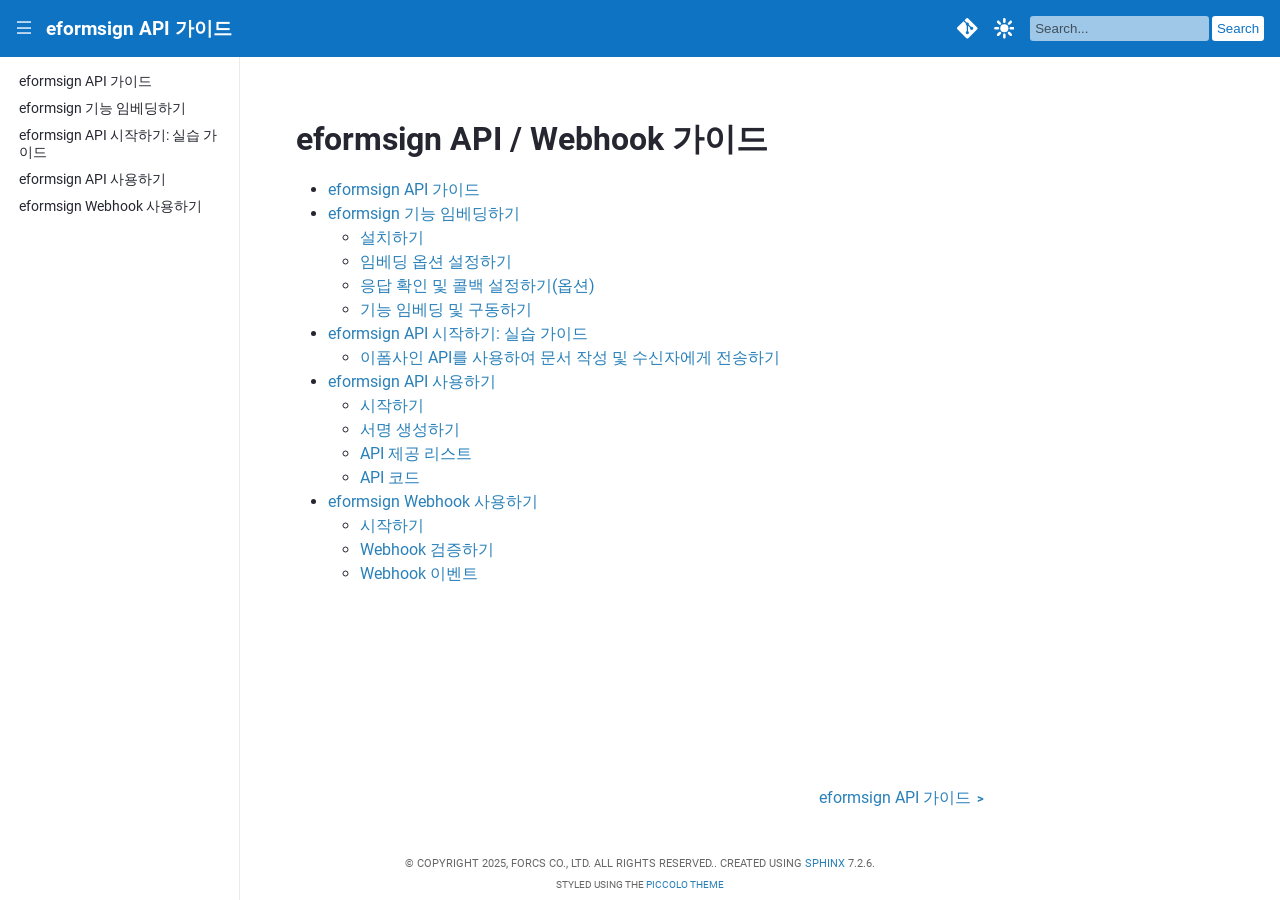
<file: docs/index.html>
<!DOCTYPE html>

<html lang="en" data-content_root="./">
  <head>
    <meta charset="utf-8" />
    <meta name="viewport" content="width=device-width, initial-scale=1.0" /><meta name="viewport" content="width=device-width, initial-scale=1" />

    <title>eformsign API / Webhook 가이드 &#8212; eformsign API 가이드 2024.12.27 documentation</title>
    <link rel="stylesheet" href="_static/pygments.css" type="text/css" />
    <link rel="stylesheet" href="_static/basic_mod.css" type="text/css" />
    <link rel="stylesheet" href="_static/code-tabs.css" type="text/css" />
    <script src="_static/jquery.js?v=5d32c60e"></script>
    <script src="_static/_sphinx_javascript_frameworks_compat.js?v=2cd50e6c"></script>
    <script src="_static/documentation_options.js?v=5680ed0d"></script>
    <script src="_static/doctools.js?v=888ff710"></script>
    <script src="_static/sphinx_highlight.js?v=dc90522c"></script>
    <script src="_static/code-tabs.js?v=c983d12e"></script>
    <script src="_static/js/theme.js"></script>
    <script src="_static/js/petite-vue.js"></script>
    <link rel="index" title="Index" href="genindex.html" />
    <link rel="search" title="Search" href="search.html" />
    <link rel="next" title="eformsign API 가이드" href="help/eformsign_api_overview.html" /> 
  </head><body data-dark_mode_code_blocks="true">

<div id="top_nav">
    
        <div id="notification_banner" data-banner-hiding="temporary" v-show="!permanentlyHidden">
    <p v-if="visible" id="content"><a href="https://www.eformsign.com/">eformsign 바로가기</a></p>
    <a class="close" href="#" @click.prevent="toggleVisible()">[[ visible ? '&#x25B2; HIDE' : '&#x25BC; SHOW BANNER' ]]</a>
</div>

<script>
(function() {
    const topNav = document.querySelector('#top_nav')
    const notificationContent = document.querySelector('#notification_banner p#content').innerText
    const localStorageKey = 'readNotification'
    const bannerHiding = document.querySelector('#notification_banner').dataset['bannerHiding']
    const cssVariableName = '--navbarHeight'
    const rootElement = document.documentElement

    /*************************************************************************/
    // Local storage for remembering if the user has read the notification.

    function checkAlreadyRead() {
        return localStorage.getItem(localStorageKey) == notificationContent
    }

    function setRead() {
        localStorage.setItem(localStorageKey, notificationContent)
    }

    function clearRead() {
        localStorage.removeItem(localStorageKey)
    }

    const alreadyRead = checkAlreadyRead()
    const permanentlyHidden = alreadyRead && bannerHiding == 'permanent'

    /*************************************************************************/
    // Updating a CSS variable so other elements adjust to the nav bar height.

    function updateNavbarHeight() {
        // Only update it if the delta is significant. Otherwise it causes
        // unnecessary browser repaints.
        const documentStyles = getComputedStyle(rootElement)
        // We store the value in REM, so need to convert to pixels
        const currentValue = parseFloat(
            documentStyles.getPropertyValue(cssVariableName)
        ) * parseFloat(documentStyles.fontSize)

        const newValue = topNav.clientHeight

        if (newValue - 5 > currentValue) {
            console.log(`Updating ${cssVariableName} - overlapping`)
            rootElement.style.setProperty(
                cssVariableName, newValue + "px"
            );
        } else if (currentValue - newValue >= 30) {
            console.log(`Updating ${cssVariableName} - gap too large`)
            rootElement.style.setProperty(
                cssVariableName, newValue + "px"
            );
        }
    }

    /*************************************************************************/
    // After loading the page, and resizing the window, recalculate the nav bar
    // height.

    if (!permanentlyHidden) {
        // This height is approximately correct when there's a banner, so
        // shouldn't require any page reflow:
        rootElement.style.setProperty(
            '--navbarHeight', "5.5rem"
        );

        document.addEventListener("DOMContentLoaded", function() {
            updateNavbarHeight()
        });

        var interval = undefined

        window.addEventListener('resize', () => {
            if (interval) {
                clearTimeout(interval)
            }
            interval = setTimeout(() => {
                console.log("Finished resizing")
                updateNavbarHeight()
            }, 100)
        })
    }

    /*************************************************************************/

    PetiteVue.createApp({
        visible: !alreadyRead,
        permanentlyHidden: permanentlyHidden,
        bannerHiding: bannerHiding,
        $delimiters: ['[[', ']]'],
        toggleVisible() {
            this.visible = !this.visible

            if (this.visible) {
                clearRead()
            } else {
                setRead()
            }

            if (!this.visible && bannerHiding == 'permanent') {
                this.permanentlyHidden = true
            }

            // Run this after Vue has had time to update the DOM:
            setTimeout(
                updateNavbarHeight,
                0
            )
        }
    }).mount('#notification_banner')
})()
</script>
    

    <nav>
        
            
        

        <p id="toggle_sidebar">
            <a href="#" title="Toggle sidebar">|||</a>
        </p>
        <h1><a href="#" title="Go to homepage">eformsign API 가이드</a></h1>
            <a id="source_link" href="https://www.eformsign.com/">
    
        <svg width="100%" height="100%" viewBox="0 0 92 92" version="1.1" xmlns="http://www.w3.org/2000/svg" xmlns:xlink="http://www.w3.org/1999/xlink" xml:space="preserve" xmlns:serif="http://www.serif.com/" style="fill-rule:evenodd;clip-rule:evenodd;stroke-linejoin:round;stroke-miterlimit:2;">
            <path fill="white" d="M89.42,41.51l-39.794,-39.791c-2.29,-2.292 -6.006,-2.292 -8.299,-0l-8.263,8.264l10.481,10.482c2.437,-0.823 5.23,-0.271 7.171,1.67c1.952,1.954 2.5,4.771 1.657,7.216l10.102,10.102c2.444,-0.842 5.264,-0.298 7.215,1.657c2.729,2.728 2.729,7.148 0,9.876c-2.729,2.73 -7.148,2.73 -9.878,-0c-2.052,-2.053 -2.56,-5.067 -1.52,-7.595l-9.422,-9.422l-0.001,24.793c0.666,0.329 1.293,0.769 1.847,1.321c2.728,2.727 2.728,7.146 0,9.878c-2.728,2.727 -7.15,2.727 -9.876,-0c-2.728,-2.732 -2.728,-7.151 0,-9.878c0.675,-0.674 1.454,-1.183 2.287,-1.524l0,-25.023c-0.833,-0.34 -1.611,-0.846 -2.287,-1.524c-2.066,-2.065 -2.564,-5.098 -1.504,-7.635l-10.333,-10.335l-27.285,27.284c-2.291,2.294 -2.291,6.011 0,8.303l39.794,39.791c2.291,2.291 6.007,2.291 8.301,-0l39.607,-39.607c2.292,-2.293 2.292,-6.011 0,-8.303Z"/>
        </svg>
    
</a>
        

        <a id="mode_toggle" href="#" @click.prevent="handleClick" :title="mode">
    <template v-if="mode == 'light'">
        <svg width="100%" height="100%" viewBox="0 0 79 80" version="1.1" xmlns="http://www.w3.org/2000/svg" xmlns:xlink="http://www.w3.org/1999/xlink" xml:space="preserve" style="fill-rule:evenodd;clip-rule:evenodd;stroke-linejoin:round;stroke-miterlimit:2;"><g id="mode_light"><rect id="Bounds" x="0" y="-0" width="78.623" height="79.049" style="fill:none;"/><circle cx="39.311" cy="39.524" r="15.734" style="fill:#fff;"/><g id="beams"><g id="beam"><path id="beam1" serif:id="beam" d="M44.212,4.901c0,-2.705 -2.196,-4.901 -4.901,-4.901c-2.704,-0 -4.9,2.196 -4.9,4.901l-0,9.614c-0,2.705 2.196,4.901 4.9,4.901c2.705,0 4.901,-2.196 4.901,-4.901l0,-9.614Z" style="fill:#fff;"/></g><g id="beam2" serif:id="beam"><path id="beam3" serif:id="beam" d="M67.48,18.073c1.913,-1.912 1.913,-5.018 0,-6.931c-1.912,-1.912 -5.018,-1.912 -6.931,0l-6.798,6.799c-1.912,1.912 -1.912,5.018 0,6.931c1.913,1.912 5.018,1.912 6.931,-0l6.798,-6.799Z" style="fill:#fff;"/></g><g id="beam4" serif:id="beam"><path id="beam5" serif:id="beam" d="M25.728,61.108c1.912,-1.913 1.912,-5.018 -0,-6.931c-1.913,-1.913 -5.019,-1.913 -6.931,-0l-6.799,6.798c-1.912,1.913 -1.912,5.019 0,6.931c1.913,1.913 5.019,1.913 6.931,0l6.799,-6.798Z" style="fill:#fff;"/></g><g id="beam6" serif:id="beam"><path id="beam7" serif:id="beam" d="M60.682,54.177c-1.913,-1.913 -5.018,-1.913 -6.931,-0c-1.912,1.913 -1.912,5.018 0,6.931l6.798,6.798c1.913,1.913 5.019,1.913 6.931,0c1.913,-1.912 1.913,-5.018 0,-6.931l-6.798,-6.798Z" style="fill:#fff;"/></g><g id="beam8" serif:id="beam"><path id="beam9" serif:id="beam" d="M4.901,34.623c-2.705,0 -4.901,2.196 -4.901,4.901c0,2.705 2.196,4.901 4.901,4.901l9.614,0c2.705,0 4.901,-2.196 4.901,-4.901c0,-2.705 -2.196,-4.901 -4.901,-4.901l-9.614,0Z" style="fill:#fff;"/></g><g id="beam10" serif:id="beam"><path id="beam11" serif:id="beam" d="M44.212,64.534c0,-2.705 -2.196,-4.901 -4.901,-4.901c-2.704,-0 -4.9,2.196 -4.9,4.901l-0,9.614c-0,2.705 2.196,4.901 4.9,4.901c2.705,-0 4.901,-2.196 4.901,-4.901l0,-9.614Z" style="fill:#fff;"/></g><g id="beam12" serif:id="beam"><path id="beam13" serif:id="beam" d="M18.929,11.142c-1.912,-1.912 -5.018,-1.912 -6.931,0c-1.912,1.913 -1.912,5.019 0,6.931l6.799,6.799c1.912,1.912 5.018,1.912 6.931,-0c1.912,-1.913 1.912,-5.019 -0,-6.931l-6.799,-6.799Z" style="fill:#fff;"/></g><g id="beam14" serif:id="beam"><path id="beam15" serif:id="beam" d="M64.108,34.623c-2.705,0 -4.901,2.196 -4.901,4.901c-0,2.705 2.196,4.901 4.901,4.901l9.614,0c2.705,0 4.901,-2.196 4.901,-4.901c-0,-2.705 -2.196,-4.901 -4.901,-4.901l-9.614,0Z" style="fill:#fff;"/></g></g></g></svg>
    </template>

    <template v-if="mode == 'dark'">
        <svg width="100%" height="100%" viewBox="0 0 79 80" version="1.1" xmlns="http://www.w3.org/2000/svg" xmlns:xlink="http://www.w3.org/1999/xlink" xml:space="preserve" style="fill-rule:evenodd;clip-rule:evenodd;stroke-linejoin:round;stroke-miterlimit:2;"><g id="mode_dark"><rect id="Bounds" x="0" y="-0" width="78.623" height="79.049" style="fill:none;"/><circle cx="39.311" cy="39.524" r="15.734" style="fill:#fff;"/><g id="beams"><g id="beam"><path id="beam1" serif:id="beam" d="M44.212,14.515c0,-2.705 -2.196,-4.901 -4.901,-4.901c-2.704,0 -4.901,2.196 -4.901,4.901c0,2.705 2.197,4.901 4.901,4.901c2.705,0 4.901,-2.196 4.901,-4.901Z" style="fill:#fff;"/></g><g id="beam2" serif:id="beam"><path id="beam3" serif:id="beam" d="M60.662,24.892c1.902,-1.902 1.902,-4.99 0,-6.892l-0.04,-0.039c-1.901,-1.902 -4.989,-1.902 -6.891,-0c-1.901,1.901 -1.901,4.989 0,6.891l0.04,0.04c1.902,1.901 4.989,1.901 6.891,-0Z" style="fill:#fff;"/></g><g id="beam4" serif:id="beam"><path id="beam5" serif:id="beam" d="M25.732,61.103c1.91,-1.91 1.91,-5.011 0,-6.921l-0.009,-0.01c-1.91,-1.91 -5.012,-1.91 -6.921,-0c-1.91,1.91 -1.91,5.011 -0,6.921l0.01,0.01c1.909,1.91 5.011,1.91 6.92,-0Z" style="fill:#fff;"/></g><g id="beam6" serif:id="beam"><path id="beam7" serif:id="beam" d="M60.672,54.167c-1.907,-1.907 -5.004,-1.907 -6.911,0l-0.02,0.02c-1.907,1.907 -1.907,5.004 0,6.911c1.907,1.907 5.004,1.907 6.911,-0l0.02,-0.02c1.907,-1.907 1.907,-5.004 0,-6.911Z" style="fill:#fff;"/></g><g id="beam8" serif:id="beam"><path id="beam9" serif:id="beam" d="M14.52,34.623c-2.702,0 -4.896,2.194 -4.896,4.896l0,0.01c0,2.702 2.194,4.896 4.896,4.896c2.702,0 4.896,-2.194 4.896,-4.896l-0,-0.01c-0,-2.702 -2.194,-4.896 -4.896,-4.896Z" style="fill:#fff;"/></g><g id="beam10" serif:id="beam"><path id="beam11" serif:id="beam" d="M44.212,64.534c0,-2.705 -2.196,-4.901 -4.901,-4.901c-2.704,-0 -4.901,2.196 -4.901,4.901c0,2.704 2.197,4.9 4.901,4.9c2.705,0 4.901,-2.196 4.901,-4.9Z" style="fill:#fff;"/></g><g id="beam12" serif:id="beam"><path id="beam13" serif:id="beam" d="M25.73,17.943c-1.911,-1.911 -5.015,-1.911 -6.926,0l-0.005,0.005c-1.911,1.911 -1.911,5.015 0,6.926c1.911,1.911 5.015,1.911 6.926,0l0.005,-0.005c1.911,-1.911 1.911,-5.014 -0,-6.926Z" style="fill:#fff;"/></g><g id="beam14" serif:id="beam"><path id="beam15" serif:id="beam" d="M64.098,34.623c-2.699,0 -4.891,2.192 -4.891,4.892l-0,0.019c-0,2.699 2.192,4.891 4.891,4.891c2.7,0 4.892,-2.192 4.892,-4.891l0,-0.019c0,-2.7 -2.192,-4.892 -4.892,-4.892Z" style="fill:#fff;"/></g></g></g></svg>
    </template>

    <template v-if="mode == 'darkest'">
        <svg width="100%" height="100%" viewBox="0 0 79 80" version="1.1" xmlns="http://www.w3.org/2000/svg" xmlns:xlink="http://www.w3.org/1999/xlink" xml:space="preserve" style="fill-rule:evenodd;clip-rule:evenodd;stroke-linejoin:round;stroke-miterlimit:2;"><g id="mode_darkest"><rect id="Bounds" x="0" y="-0" width="78.623" height="79.049" style="fill:none;"/><path d="M39.315,23.791c8.684,-0 15.734,7.05 15.734,15.733c0,8.684 -7.05,15.734 -15.734,15.734c-8.683,0 -15.733,-7.05 -15.733,-15.734c-0,-8.683 7.05,-15.733 15.733,-15.733Zm0,4.737c6.069,0 10.997,4.927 10.997,10.996c-0,6.069 -4.928,10.996 -10.997,10.996c-6.068,0 -10.996,-4.927 -10.996,-10.996c0,-6.069 4.928,-10.996 10.996,-10.996Z" style="fill:#fff;"/><g id="beams"><g id="beam"><path id="beam1" serif:id="beam" d="M44.216,14.515c0,-2.705 -2.196,-4.901 -4.901,-4.901c-2.704,0 -4.9,2.196 -4.9,4.901c-0,2.705 2.196,4.901 4.9,4.901c2.705,0 4.901,-2.196 4.901,-4.901Z" style="fill:#fff;"/></g><g id="beam2" serif:id="beam"><path id="beam3" serif:id="beam" d="M60.666,24.892c1.902,-1.902 1.902,-4.99 0,-6.892l-0.04,-0.039c-1.901,-1.902 -4.989,-1.902 -6.891,-0c-1.901,1.901 -1.901,4.989 0,6.891l0.04,0.04c1.902,1.901 4.99,1.901 6.891,-0Z" style="fill:#fff;"/></g><g id="beam4" serif:id="beam"><path id="beam5" serif:id="beam" d="M25.737,61.103c1.909,-1.91 1.909,-5.011 -0,-6.921l-0.01,-0.01c-1.91,-1.91 -5.011,-1.91 -6.921,-0c-1.91,1.91 -1.91,5.011 -0,6.921l0.01,0.01c1.91,1.91 5.011,1.91 6.921,-0Z" style="fill:#fff;"/></g><g id="beam6" serif:id="beam"><path id="beam7" serif:id="beam" d="M60.676,54.167c-1.907,-1.907 -5.004,-1.907 -6.911,0l-0.02,0.02c-1.907,1.907 -1.907,5.004 0,6.911c1.907,1.907 5.004,1.907 6.911,-0l0.02,-0.02c1.907,-1.907 1.907,-5.004 0,-6.911Z" style="fill:#fff;"/></g><g id="beam8" serif:id="beam"><path id="beam9" serif:id="beam" d="M14.524,34.623c-2.702,0 -4.896,2.194 -4.896,4.896l0,0.01c0,2.702 2.194,4.896 4.896,4.896c2.702,0 4.896,-2.194 4.896,-4.896l0,-0.01c0,-2.702 -2.194,-4.896 -4.896,-4.896Z" style="fill:#fff;"/></g><g id="beam10" serif:id="beam"><path id="beam11" serif:id="beam" d="M44.216,64.534c0,-2.705 -2.196,-4.901 -4.901,-4.901c-2.704,-0 -4.9,2.196 -4.9,4.901c-0,2.704 2.196,4.9 4.9,4.9c2.705,0 4.901,-2.196 4.901,-4.9Z" style="fill:#fff;"/></g><g id="beam12" serif:id="beam"><path id="beam13" serif:id="beam" d="M25.734,17.943c-1.911,-1.911 -5.015,-1.911 -6.926,0l-0.005,0.005c-1.911,1.911 -1.911,5.015 0,6.926c1.911,1.911 5.015,1.911 6.926,0l0.005,-0.005c1.911,-1.911 1.911,-5.014 0,-6.926Z" style="fill:#fff;"/></g><g id="beam14" serif:id="beam"><path id="beam15" serif:id="beam" d="M64.103,34.623c-2.7,0 -4.892,2.192 -4.892,4.892l-0,0.019c-0,2.699 2.192,4.891 4.892,4.891c2.699,0 4.891,-2.192 4.891,-4.891l0,-0.019c0,-2.7 -2.192,-4.892 -4.891,-4.892Z" style="fill:#fff;"/></g></g></g></svg>
    </template>
</a>

<script>
(function() {
    const LOCAL_STORAGE_KEY = 'piccoloThemeMode'

    var initialMode = localStorage.getItem(LOCAL_STORAGE_KEY)

    if (initialMode) {
        // Make sure the value in local storage is valid
        if (['light', 'dark', 'darkest'].indexOf(initialMode) == -1) {
            initialMode = 'light'
            localStorage.setItem(LOCAL_STORAGE_KEY, initialMode)
        }
    } else {
        // Check if the client prefers dark mode
        if (window.matchMedia && window.matchMedia('(prefers-color-scheme: dark)').matches) {
            initialMode = 'dark'
        } else {
            initialMode = 'light'
        }
        localStorage.setItem(LOCAL_STORAGE_KEY, initialMode)
    }

    document.documentElement.dataset.mode = initialMode

    PetiteVue.createApp({
        'mode': initialMode,
        handleClick() {
            let currentMode = this.mode

            if (currentMode == 'light') {
                this.mode = 'dark'
            } else if (currentMode == 'dark') {
                this.mode = 'darkest'
            } else if (currentMode == 'darkest') {
                this.mode = 'light'
            }

            document.documentElement.dataset.mode = this.mode
            localStorage.setItem(LOCAL_STORAGE_KEY, this.mode)

            console.log(this.mode)
        }
    }).mount('#mode_toggle')
})()
</script>
            <p class="mobile_search_link">
                <a href="search.html" title="Search">
                    <svg xmlns="http://www.w3.org/2000/svg" viewBox="0 0 65 64" fill-rule="evenodd" stroke-linejoin="round" stroke-miterlimit="2">
                        <path d="M14.873 40.009c-2.315-3.943-3.642-8.532-3.642-13.429C11.231 11.91 23.141 0 37.811 0s26.58 11.91 26.58 26.58-11.91 26.58-26.58 26.58a26.44 26.44 0 0 1-14.277-4.161L9.739 62.794a3.12 3.12 0 0 1-4.413 0L.913 58.382c-1.217-1.218-1.217-3.196 0-4.413l13.96-13.96zM37.811 8.054c10.225 0 18.526 8.301 18.526 18.526s-8.301 18.526-18.526 18.526-18.526-8.301-18.526-18.526S27.586 8.054 37.811 8.054z" fill="#fff" />
                    </svg>
                </a>
            </p>
        

        <div class="searchbox_wrapper">
            
<div id="searchbox" style="display: none" role="search">
  <h3 id="searchlabel">Quick search</h3>
    <div class="searchformwrapper">
    <form class="search" action="search.html" method="get">
      <input type="text" name="q" aria-labelledby="searchlabel" autocomplete="off" autocorrect="off" autocapitalize="off" spellcheck="false"/>
      <input type="submit" value="Go" />
    </form>
    </div>
</div>
<script>document.getElementById('searchbox').style.display = "block"</script>
        </div>
    </nav>
</div>

    
      <div class="sphinxsidebar" role="navigation" aria-label="main navigation">
        <div class="sphinxsidebarwrapper"><ul>
<li class="toctree-l1"><a class="reference internal" href="help/eformsign_api_overview.html">eformsign API 가이드</a></li>
<li class="toctree-l1"><a class="reference internal" href="help/eformsign_embedding_v2.html">eformsign 기능 임베딩하기</a></li>
<li class="toctree-l1"><a class="reference internal" href="help/eformsign_api_quickstart.html">eformsign API 시작하기: 실습 가이드</a></li>
<li class="toctree-l1"><a class="reference internal" href="help/eformsign_api.html">eformsign API 사용하기</a></li>
<li class="toctree-l1"><a class="reference internal" href="help/eformsign_webhook.html">eformsign Webhook 사용하기</a></li>
</ul>

        </div>
      </div>


    <div class="document">
      <div class="documentwrapper">
        <div class="bodywrapper">
          <div class="body" role="main">
            
  <section id="eformsign-api-webhook">
<h1>eformsign API / Webhook 가이드<a class="headerlink" href="#eformsign-api-webhook" title="Link to this heading"></a></h1>
<div class="toctree-wrapper compound">
<ul>
<li class="toctree-l1"><a class="reference internal" href="help/eformsign_api_overview.html">eformsign API 가이드</a></li>
<li class="toctree-l1"><a class="reference internal" href="help/eformsign_embedding_v2.html">eformsign 기능 임베딩하기</a><ul>
<li class="toctree-l2"><a class="reference internal" href="help/eformsign_embedding_v2.html#id1">설치하기</a></li>
<li class="toctree-l2"><a class="reference internal" href="help/eformsign_embedding_v2.html#id5">임베딩 옵션 설정하기</a></li>
<li class="toctree-l2"><a class="reference internal" href="help/eformsign_embedding_v2.html#id25">응답 확인 및 콜백 설정하기(옵션)</a></li>
<li class="toctree-l2"><a class="reference internal" href="help/eformsign_embedding_v2.html#id35">기능 임베딩 및 구동하기</a></li>
</ul>
</li>
<li class="toctree-l1"><a class="reference internal" href="help/eformsign_api_quickstart.html">eformsign API 시작하기: 실습 가이드</a><ul>
<li class="toctree-l2"><a class="reference internal" href="help/eformsign_api_quickstart.html#api">이폼사인 API를 사용하여 문서 작성 및 수신자에게 전송하기</a></li>
</ul>
</li>
<li class="toctree-l1"><a class="reference internal" href="help/eformsign_api.html">eformsign API 사용하기</a><ul>
<li class="toctree-l2"><a class="reference internal" href="help/eformsign_api.html#id1">시작하기</a></li>
<li class="toctree-l2"><a class="reference internal" href="help/eformsign_api.html#eformsign-signature">서명 생성하기</a></li>
<li class="toctree-l2"><a class="reference internal" href="help/eformsign_api.html#id4">API 제공 리스트</a></li>
<li class="toctree-l2"><a class="reference internal" href="help/eformsign_api.html#id42">API 코드</a></li>
</ul>
</li>
<li class="toctree-l1"><a class="reference internal" href="help/eformsign_webhook.html">eformsign Webhook 사용하기</a><ul>
<li class="toctree-l2"><a class="reference internal" href="help/eformsign_webhook.html#id1">시작하기</a></li>
<li class="toctree-l2"><a class="reference internal" href="help/eformsign_webhook.html#webhookauth">Webhook 검증하기</a></li>
<li class="toctree-l2"><a class="reference internal" href="help/eformsign_webhook.html#webhookevent">Webhook 이벤트</a></li>
</ul>
</li>
</ul>
</div>
</section>


            <div class="clearer"></div>
          </div>
        </div>
      </div>
    

      <div class="clearer"></div>
    </div>
    <div class="button_nav_wrapper">
        <div class="button_nav">
            <div class="left">
                
            </div>

            <div class="right">
                
                    <a href="help/eformsign_api_overview.html"><span>eformsign API 가이드</span><span class="icon">&gt;</span></a>
                
            </div>
        </div>
    </div>


    <div class="footer" role="contentinfo">
    &#169; Copyright 2025, FORCS CO., LTD. All rights reserved..
      Created using <a href="https://www.sphinx-doc.org/">Sphinx</a> 7.2.6.
    </div>

<p id="theme_credit">Styled using the <a href="https://github.com/piccolo-orm/piccolo_theme">Piccolo Theme</a></p>
  </body>
</html>
</file>
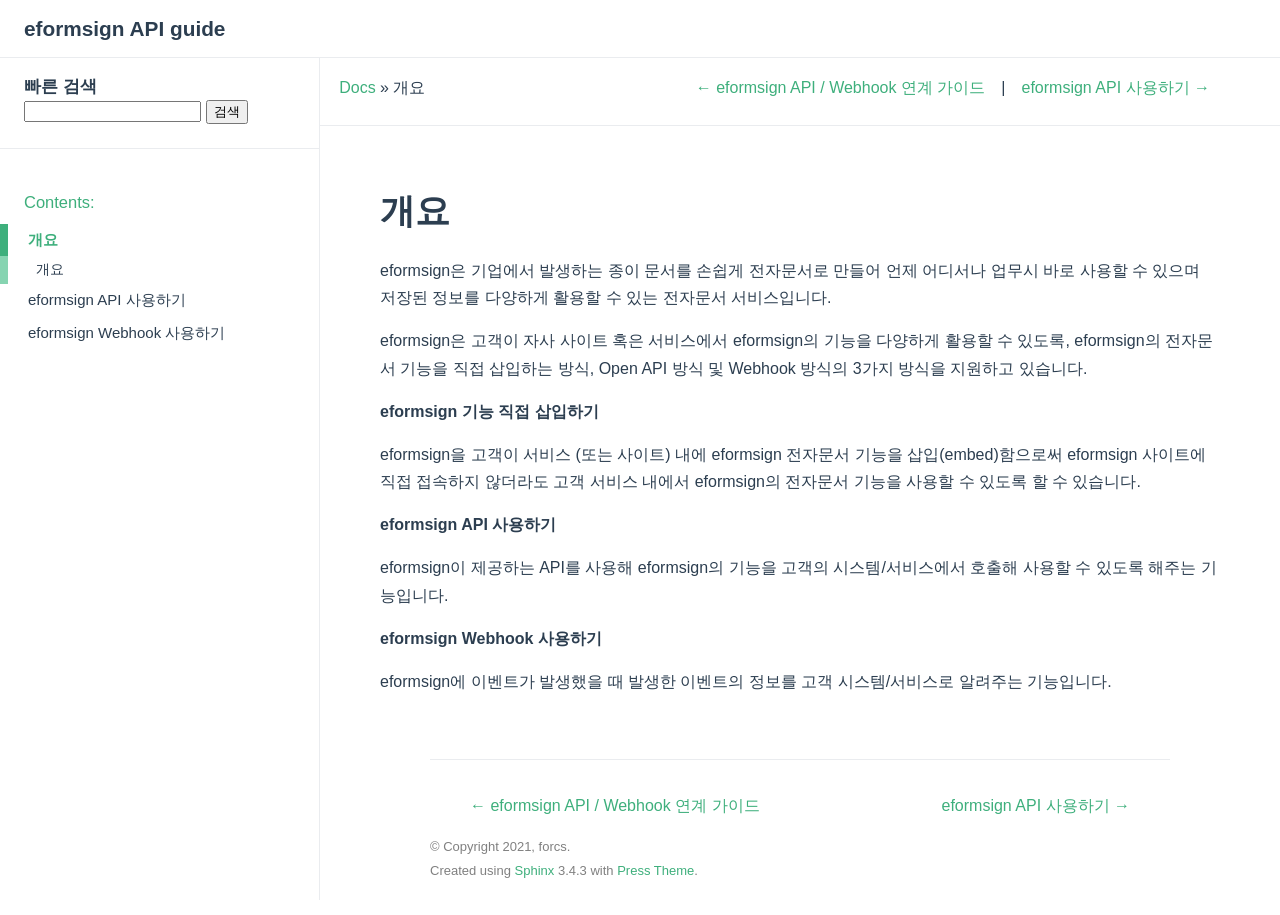
<file: docs/eformsign_api_overview.html>
<!DOCTYPE html>
<html  lang="ko">
  <head>
    <meta charset="utf-8">
    <meta name="viewport" content="width=device-width,initial-scale=1">
      <title>개요</title>
    
      <link rel="stylesheet" href="_static/pygments.css">
      <link rel="stylesheet" href="_static/theme.css">
      <link rel="stylesheet" href="_static/sphinx_press_theme.css">
          <link rel="stylesheet" href="_static/code-tabs.css" type="text/css" />
      
      <script type="text/javascript" id="documentation_options" data-url_root="./" src="_static/documentation_options.js"></script>

      <!-- sphinx script_files -->
        <script src="_static/jquery.js"></script>
        <script src="_static/underscore.js"></script>
        <script src="_static/doctools.js"></script>
        <script src="_static/translations.js"></script>
        <script src="_static/code-tabs.js"></script>

      
      <script src="_static/theme-vendors.js"></script>
      <script src="_static/theme.js" defer></script>
    
  <link rel="index" title="색인" href="genindex.html" />
  <link rel="search" title="검색" href="search.html" />
  <link rel="next" title="eformsign API 사용하기" href="eformsign_api.html" />
  <link rel="prev" title="eformsign API / Webhook 연계 가이드" href="index.html" /> 
  </head>

  <body>
    <div id="app" class="theme-container" :class="pageClasses"><navbar @toggle-sidebar="toggleSidebar">
  <router-link to="index.html" class="home-link">
    
      <span class="site-name">eformsign API guide</span>
    
  </router-link>

  <div class="links">
    <navlinks class="can-hide">



    </navlinks>
  </div>
</navbar>

      
      <div class="sidebar-mask" @click="toggleSidebar(false)">
      </div>
        <sidebar @toggle-sidebar="toggleSidebar">
          
          <navlinks>
            



            
          </navlinks><div id="searchbox" class="searchbox" role="search">
  <div class="caption"><span class="caption-text">빠른 검색</span>
    <div class="searchformwrapper">
      <form class="search" action="search.html" method="get">
        <input type="text" name="q" />
        <input type="submit" value="검색" />
        <input type="hidden" name="check_keywords" value="yes" />
        <input type="hidden" name="area" value="default" />
      </form>
    </div>
  </div>
</div><div class="sidebar-links" role="navigation" aria-label="main navigation">
  
    <div class="sidebar-group">
      <p class="caption">
        <span class="caption-text"><a href="index.html#eformsign-api-webhook">Contents:</a></span>
      </p>
      <ul class="current">
        
          <li class="toctree-l1 current"><a href="#" class="reference internal current">개요</a>

            
              <ul>
                
                  <li class="toctree-l2"><a href="#id1" class="reference internal">개요</a></li>
                
              </ul>
            
          </li>

        
          <li class="toctree-l1 "><a href="eformsign_api.html" class="reference internal ">eformsign API 사용하기</a>

            
          </li>

        
          <li class="toctree-l1 "><a href="eformsign_webhook.html" class="reference internal ">eformsign Webhook 사용하기</a>

            
          </li>

        
      </ul>
    </div>
  
</div>
        </sidebar>

      <page>
          <div class="body-header" role="navigation" aria-label="navigation">
  
  <ul class="breadcrumbs">
    <li><a href="index.html">Docs</a> &raquo;</li>
    
    <li>개요</li>
  </ul>
  

  <ul class="page-nav">
  <li class="prev">
    <a href="index.html"
       title="이전 장">← eformsign API / Webhook 연계 가이드</a>
  </li>
  <li class="next">
    <a href="eformsign_api.html"
       title="다음 장">eformsign API 사용하기 →</a>
  </li>
</ul>
  
</div>
<hr>
          <div class="content" role="main">
            
  <div class="section" id="id1">
<h1>개요<a class="headerlink" href="#id1" title="제목 주소">¶</a></h1>
<p>eformsign은 기업에서 발생하는 종이 문서를 손쉽게 전자문서로 만들어 언제 어디서나 업무시 바로 사용할 수 있으며 저장된 정보를 다양하게 활용할 수 있는 전자문서 서비스입니다.</p>
<p>eformsign은 고객이 자사 사이트 혹은 서비스에서 eformsign의 기능을 다양하게 활용할 수 있도록, eformsign의 전자문서 기능을 직접 삽입하는 방식, Open API 방식 및 Webhook 방식의 3가지 방식을 지원하고 있습니다.</p>
<p><strong>eformsign 기능 직접 삽입하기</strong></p>
<p>eformsign을 고객이 서비스 (또는 사이트) 내에 eformsign 전자문서 기능을 삽입(embed)함으로써 eformsign 사이트에 직접 접속하지 않더라도 고객 서비스 내에서 eformsign의 전자문서 기능을 사용할 수 있도록 할 수 있습니다.</p>
<p><strong>eformsign API 사용하기</strong></p>
<p>eformsign이 제공하는 API를 사용해 eformsign의 기능을 고객의 시스템/서비스에서 호출해 사용할 수 있도록 해주는 기능입니다.</p>
<p><strong>eformsign Webhook 사용하기</strong></p>
<p>eformsign에 이벤트가 발생했을 때 발생한 이벤트의 정보를 고객 시스템/서비스로 알려주는 기능입니다.</p>
</div>


          </div>
          <div class="page-nav">
            <div class="inner"><ul class="page-nav">
  <li class="prev">
    <a href="index.html"
       title="이전 장">← eformsign API / Webhook 연계 가이드</a>
  </li>
  <li class="next">
    <a href="eformsign_api.html"
       title="다음 장">eformsign API 사용하기 →</a>
  </li>
</ul><div class="footer" role="contentinfo">
      &#169; Copyright 2021, forcs.
    <br>
    Created using <a href="http://sphinx-doc.org/">Sphinx</a> 3.4.3 with <a href="https://github.com/schettino72/sphinx_press_theme">Press Theme</a>.
</div>
            </div>
          </div>
      </page>
    </div>
    
    
  </body>
</html>
</file>
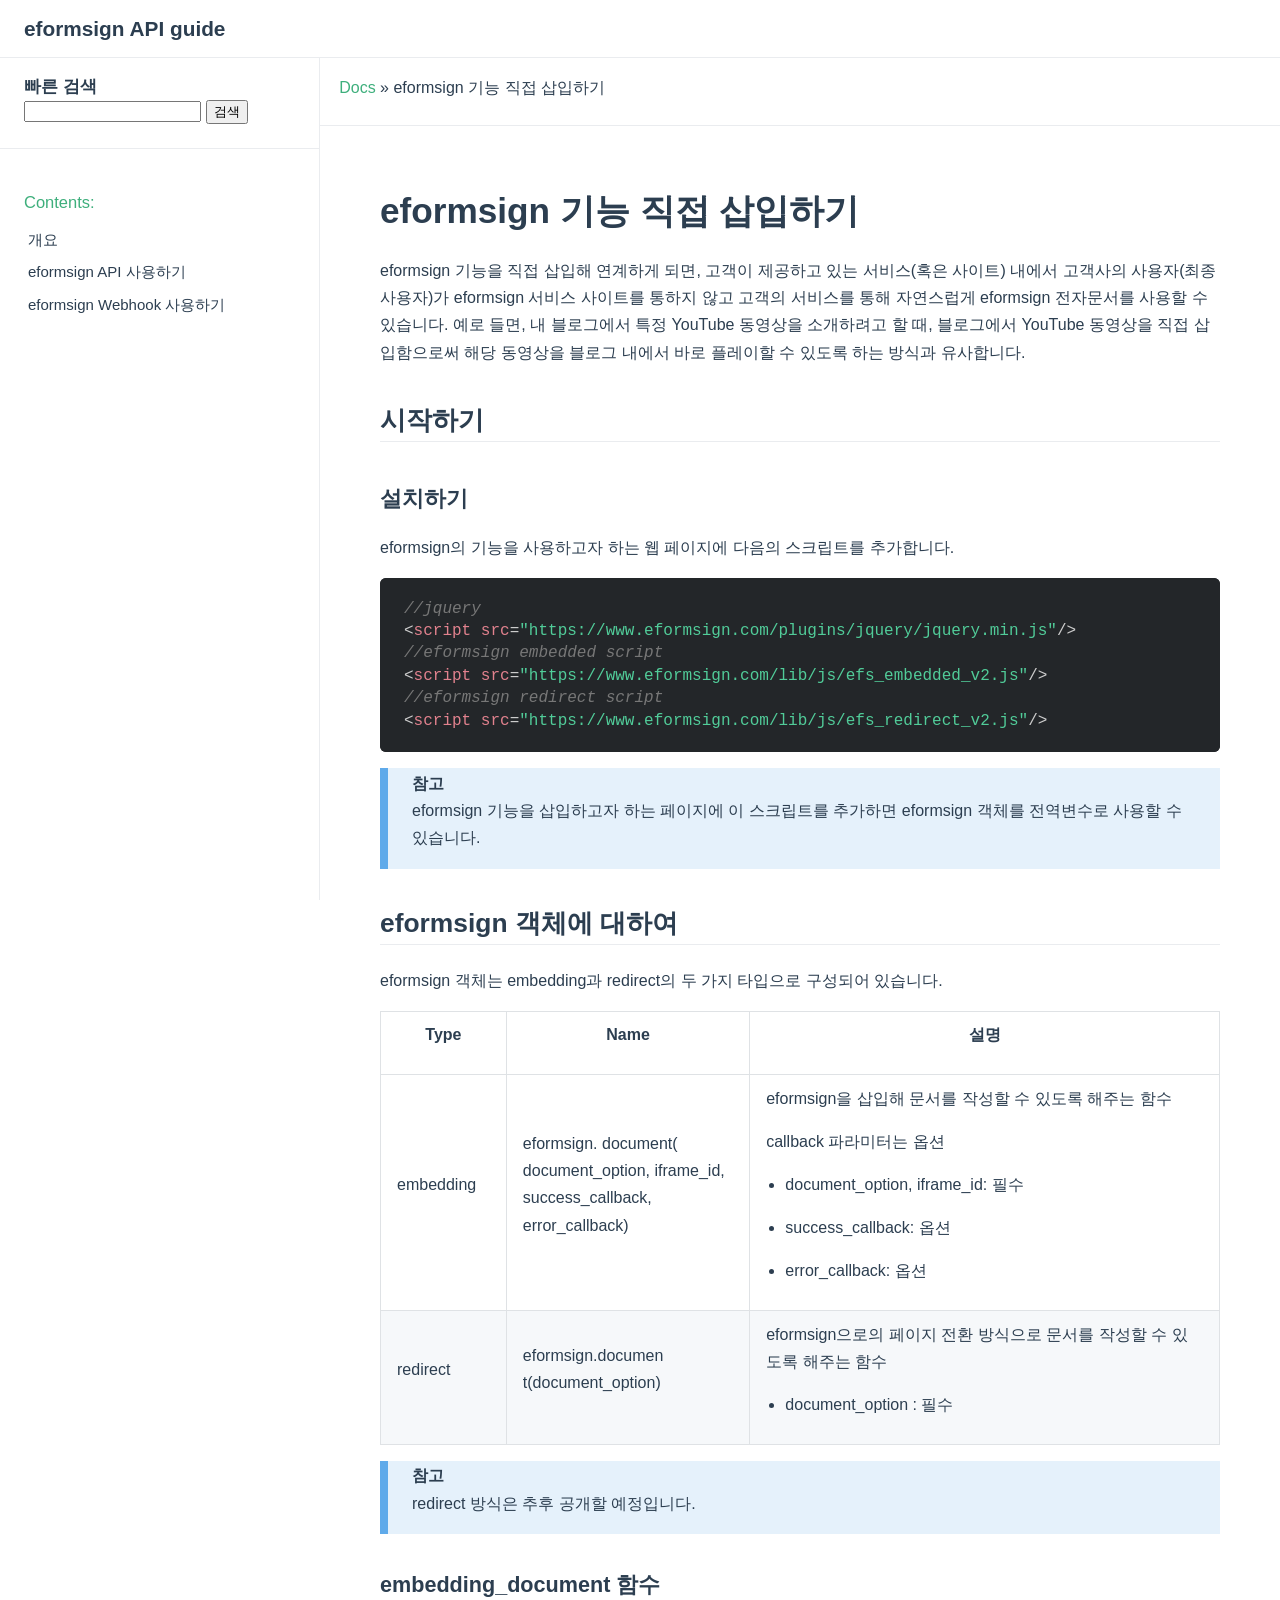
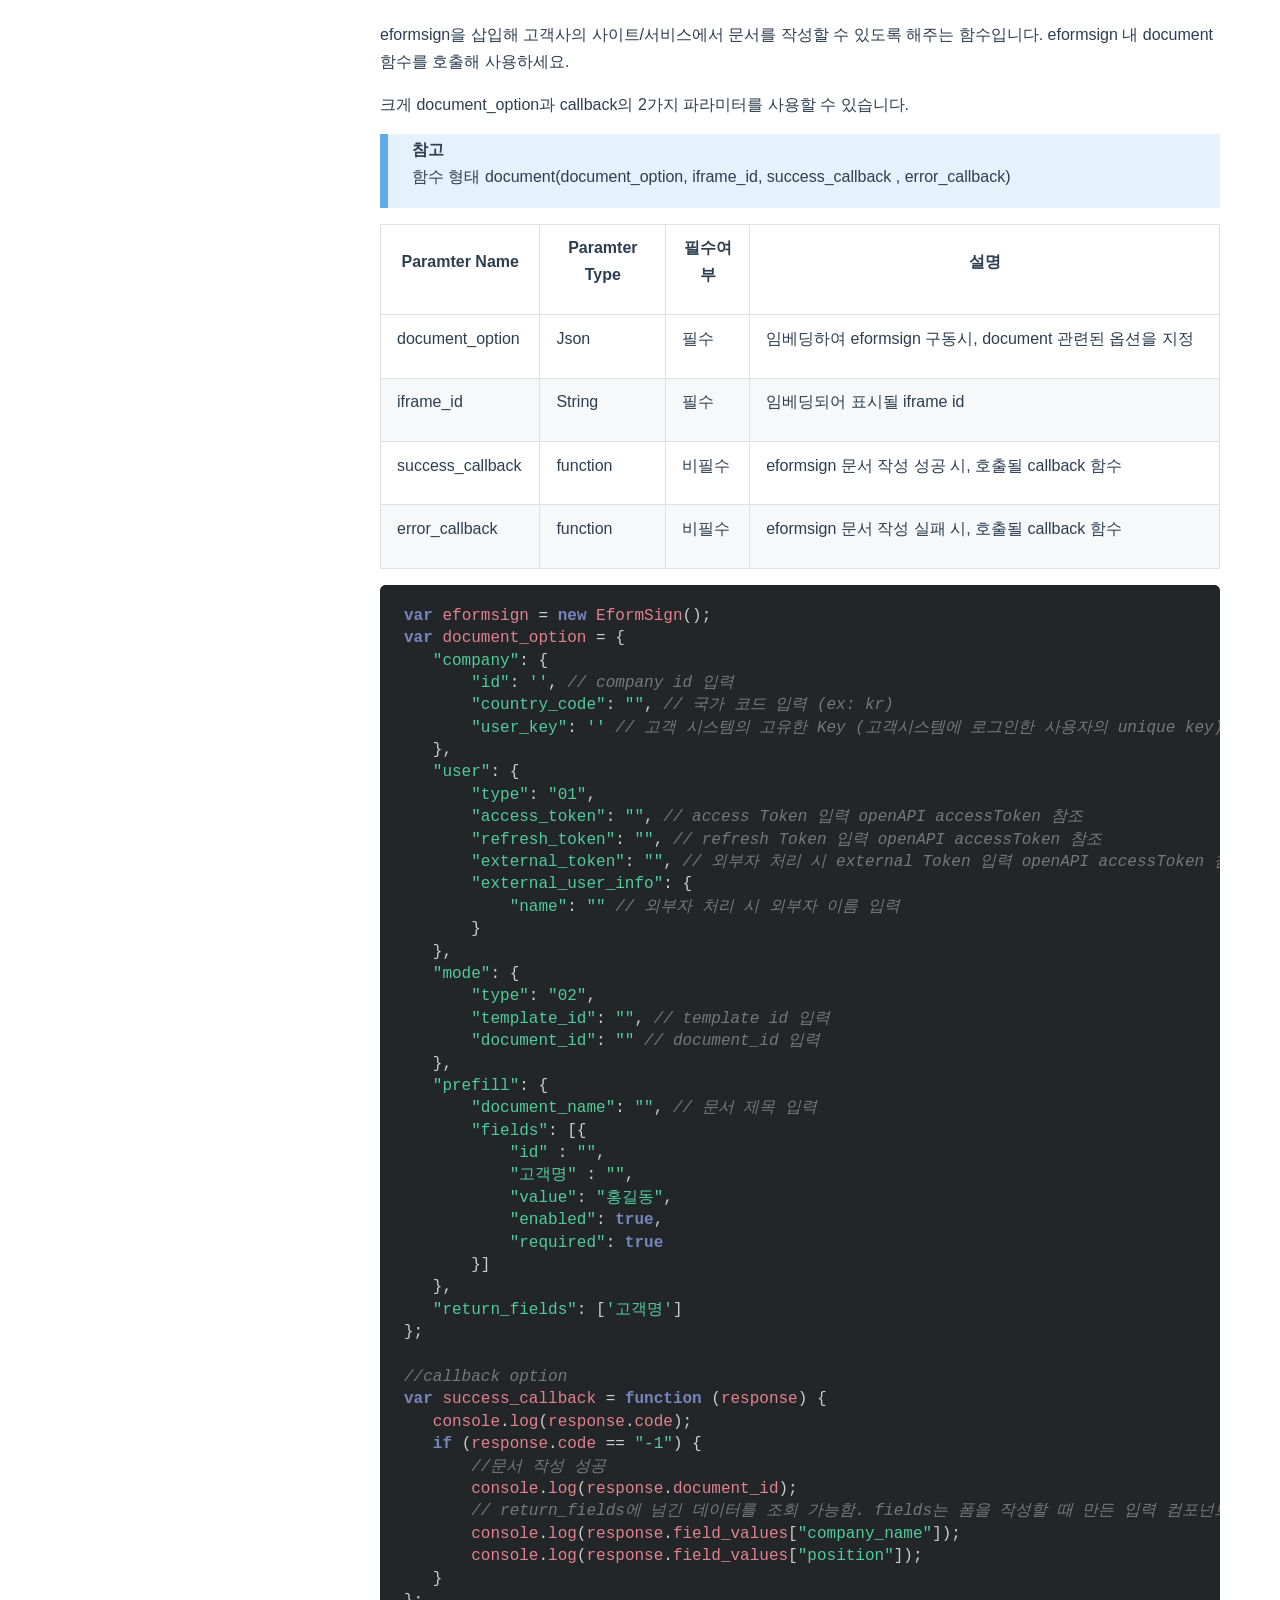
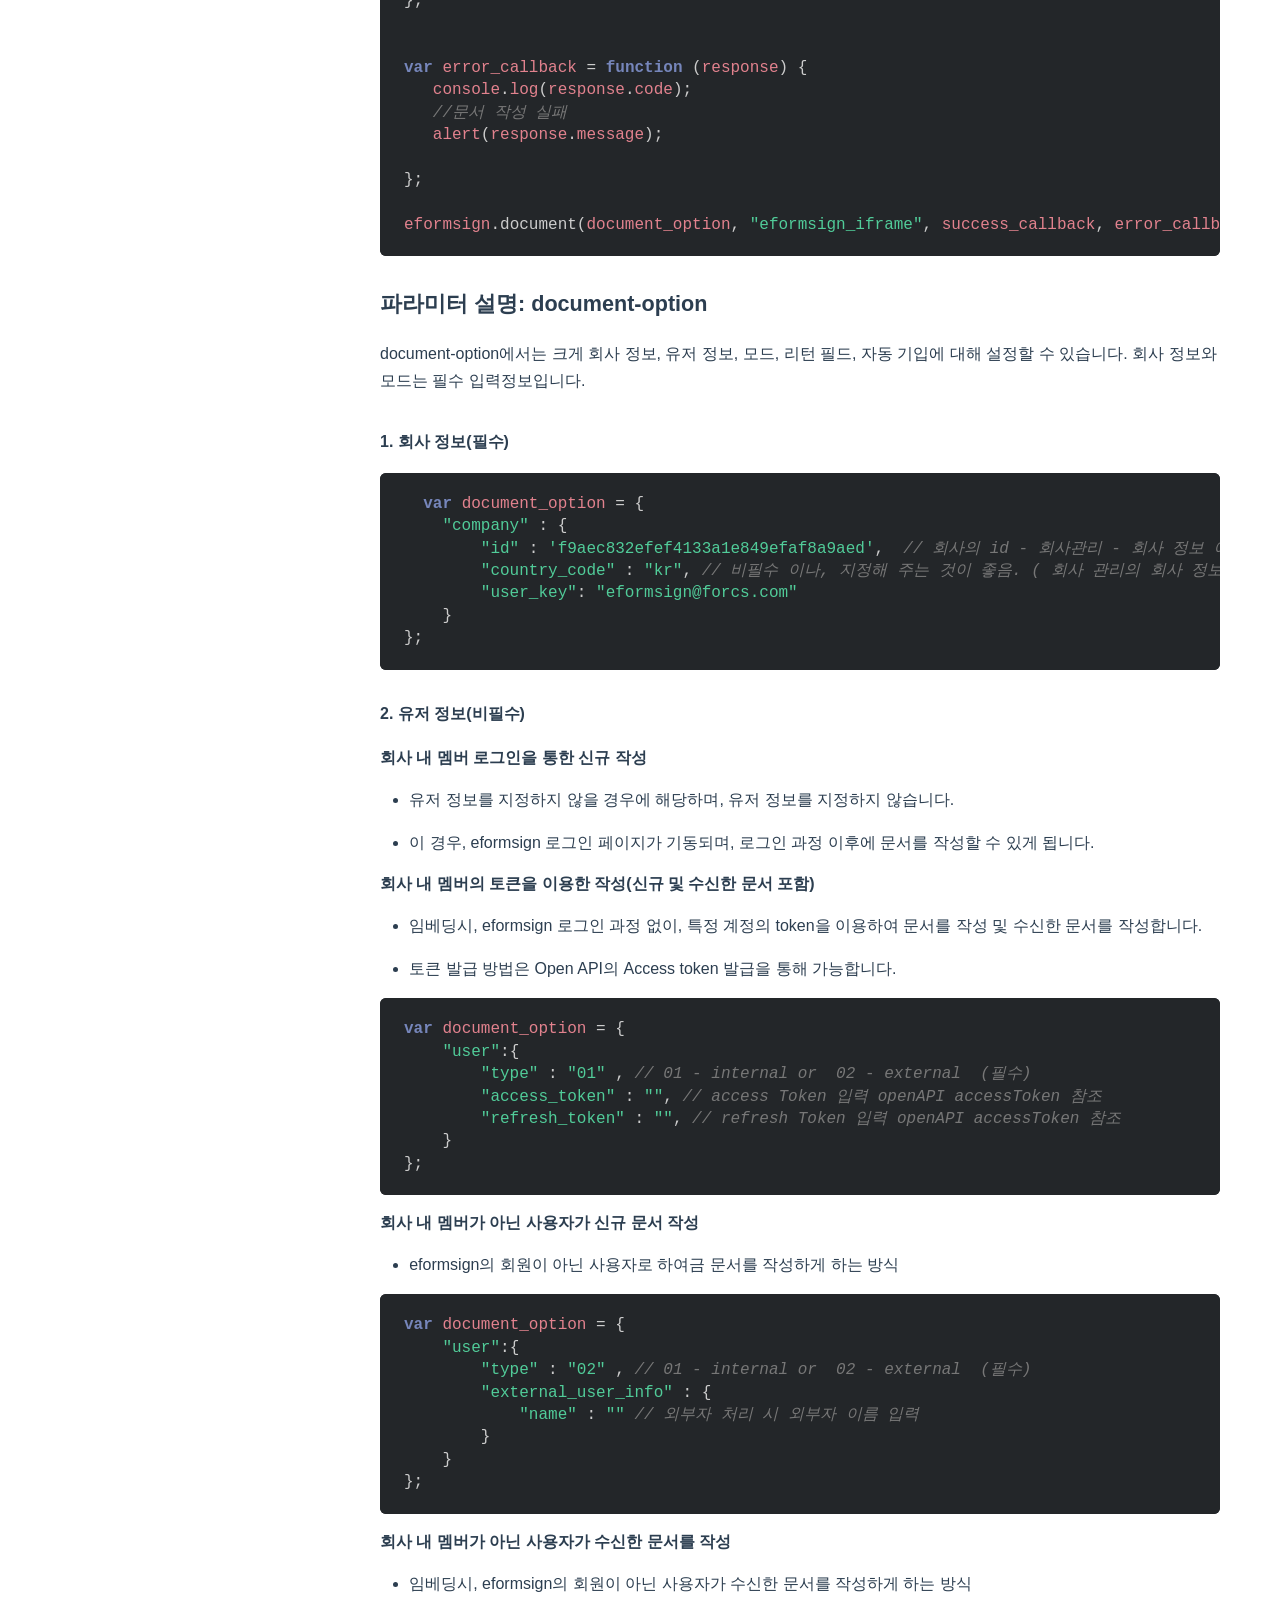
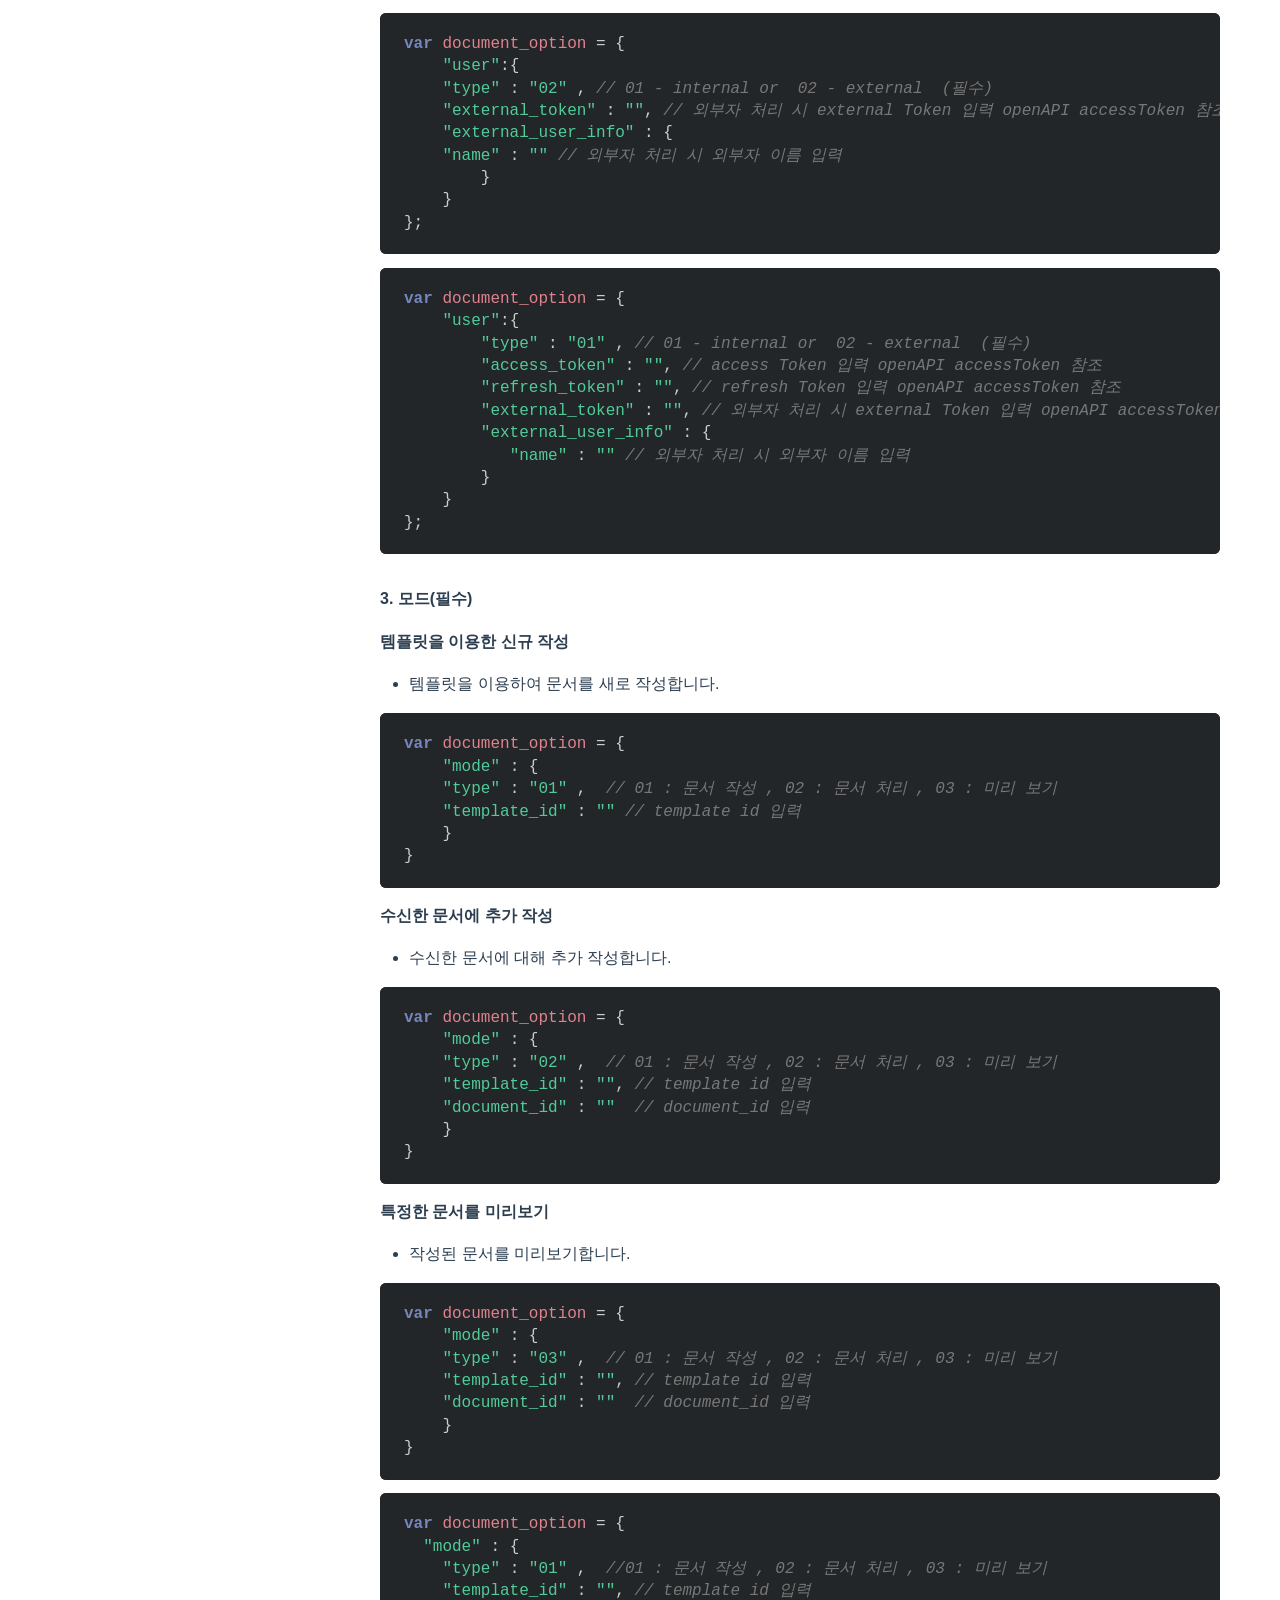
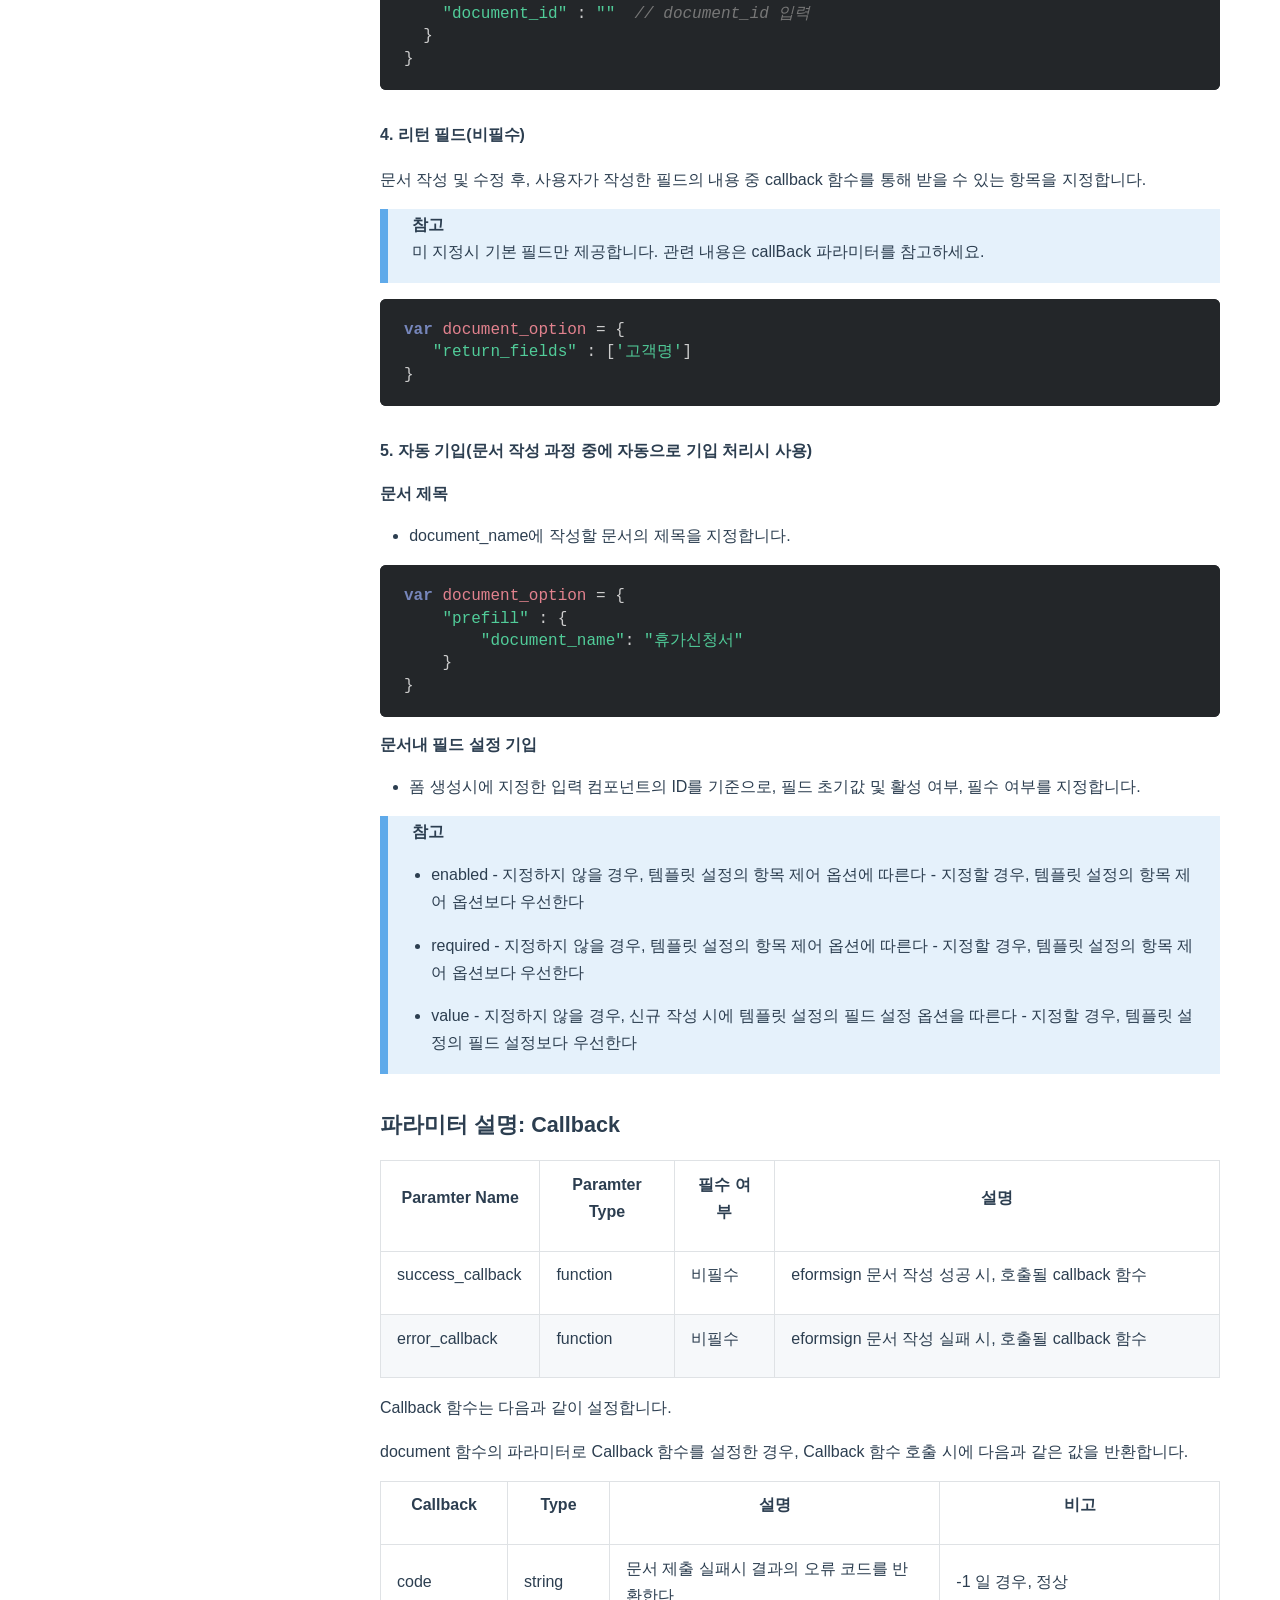
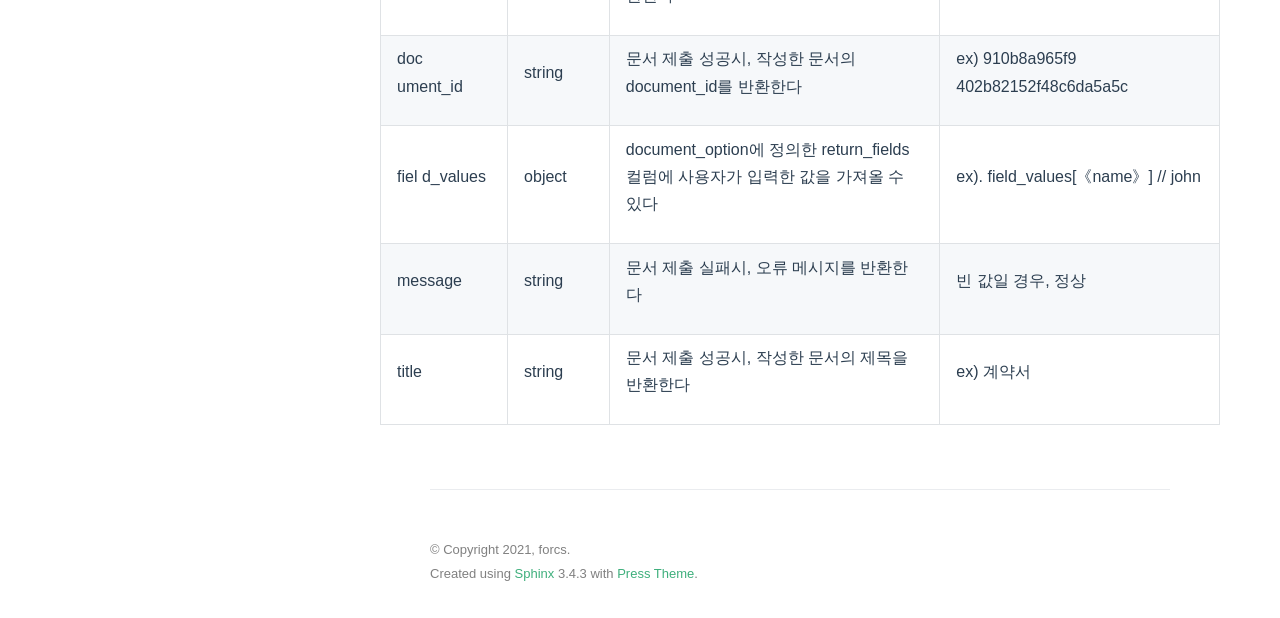
<file: docs/eformsign_embedding.html>
<!DOCTYPE html>
<html  lang="ko">
  <head>
    <meta charset="utf-8">
    <meta name="viewport" content="width=device-width,initial-scale=1">
      <title>eformsign 기능 직접 삽입하기</title>
    
      <link rel="stylesheet" href="_static/pygments.css">
      <link rel="stylesheet" href="_static/theme.css">
      <link rel="stylesheet" href="_static/sphinx_press_theme.css">
          <link rel="stylesheet" href="_static/code-tabs.css" type="text/css" />
      
      <script type="text/javascript" id="documentation_options" data-url_root="./" src="_static/documentation_options.js"></script>

      <!-- sphinx script_files -->
        <script src="_static/jquery.js"></script>
        <script src="_static/underscore.js"></script>
        <script src="_static/doctools.js"></script>
        <script src="_static/translations.js"></script>
        <script src="_static/code-tabs.js"></script>

      
      <script src="_static/theme-vendors.js"></script>
      <script src="_static/theme.js" defer></script>
    
  <link rel="index" title="색인" href="genindex.html" />
  <link rel="search" title="검색" href="search.html" /> 
  </head>

  <body>
    <div id="app" class="theme-container" :class="pageClasses"><navbar @toggle-sidebar="toggleSidebar">
  <router-link to="index.html" class="home-link">
    
      <span class="site-name">eformsign API guide</span>
    
  </router-link>

  <div class="links">
    <navlinks class="can-hide">



    </navlinks>
  </div>
</navbar>

      
      <div class="sidebar-mask" @click="toggleSidebar(false)">
      </div>
        <sidebar @toggle-sidebar="toggleSidebar">
          
          <navlinks>
            



            
          </navlinks><div id="searchbox" class="searchbox" role="search">
  <div class="caption"><span class="caption-text">빠른 검색</span>
    <div class="searchformwrapper">
      <form class="search" action="search.html" method="get">
        <input type="text" name="q" />
        <input type="submit" value="검색" />
        <input type="hidden" name="check_keywords" value="yes" />
        <input type="hidden" name="area" value="default" />
      </form>
    </div>
  </div>
</div><div class="sidebar-links" role="navigation" aria-label="main navigation">
  
    <div class="sidebar-group">
      <p class="caption">
        <span class="caption-text"><a href="index.html#eformsign-api-webhook">Contents:</a></span>
      </p>
      <ul class="">
        
          <li class="toctree-l1 "><a href="eformsign_api_overview.html" class="reference internal ">개요</a>

            
          </li>

        
          <li class="toctree-l1 "><a href="eformsign_api.html" class="reference internal ">eformsign API 사용하기</a>

            
          </li>

        
          <li class="toctree-l1 "><a href="eformsign_webhook.html" class="reference internal ">eformsign Webhook 사용하기</a>

            
          </li>

        
      </ul>
    </div>
  
</div>
        </sidebar>

      <page>
          <div class="body-header" role="navigation" aria-label="navigation">
  
  <ul class="breadcrumbs">
    <li><a href="index.html">Docs</a> &raquo;</li>
    
    <li>eformsign 기능 직접 삽입하기</li>
  </ul>
  

  <ul class="page-nav">
</ul>
  
</div>
<hr>
          <div class="content" role="main">
            
  <div class="section" id="eformsign">
<h1>eformsign 기능 직접 삽입하기<a class="headerlink" href="#eformsign" title="제목 주소">¶</a></h1>
<p>eformsign 기능을 직접 삽입해 연계하게 되면, 고객이 제공하고 있는 서비스(혹은 사이트) 내에서 고객사의 사용자(최종 사용자)가 eformsign 서비스 사이트를 통하지 않고 고객의 서비스를 통해 자연스럽게 eformsign 전자문서를 사용할 수 있습니다.
예로 들면, 내 블로그에서 특정 YouTube 동영상을 소개하려고 할 때, 블로그에서 YouTube 동영상을 직접 삽입함으로써 해당 동영상을 블로그 내에서 바로 플레이할 수 있도록 하는 방식과 유사합니다.</p>
<div class="section" id="id1">
<h2>시작하기<a class="headerlink" href="#id1" title="제목 주소">¶</a></h2>
<div class="section" id="id2">
<h3>설치하기<a class="headerlink" href="#id2" title="제목 주소">¶</a></h3>
<p>eformsign의 기능을 사용하고자 하는 웹 페이지에 다음의 스크립트를 추가합니다.</p>
<div class="highlight-Javascript notranslate"><div class="highlight"><pre><span></span><span class="c1">//jquery</span>
<span class="o">&lt;</span><span class="nx">script</span> <span class="nx">src</span><span class="o">=</span><span class="s2">&quot;https://www.eformsign.com/plugins/jquery/jquery.min.js&quot;</span><span class="o">/&gt;</span>
<span class="c1">//eformsign embedded script</span>
<span class="o">&lt;</span><span class="nx">script</span> <span class="nx">src</span><span class="o">=</span><span class="s2">&quot;https://www.eformsign.com/lib/js/efs_embedded_v2.js&quot;</span><span class="o">/&gt;</span>
<span class="c1">//eformsign redirect script</span>
<span class="o">&lt;</span><span class="nx">script</span> <span class="nx">src</span><span class="o">=</span><span class="s2">&quot;https://www.eformsign.com/lib/js/efs_redirect_v2.js&quot;</span><span class="o">/&gt;</span>
</pre></div>
</div>
<div class="admonition note">
<p class="admonition-title">참고</p>
<p>eformsign 기능을 삽입하고자 하는 페이지에 이 스크립트를 추가하면 eformsign 객체를 전역변수로 사용할 수 있습니다.</p>
</div>
</div>
</div>
<div class="section" id="id3">
<h2>eformsign 객체에 대하여<a class="headerlink" href="#id3" title="제목 주소">¶</a></h2>
<p>eformsign 객체는 embedding과 redirect의 두 가지 타입으로 구성되어 있습니다.</p>
<table class="docutils align-default">
<colgroup>
<col style="width: 15%" />
<col style="width: 29%" />
<col style="width: 56%" />
</colgroup>
<thead>
<tr class="row-odd"><th class="head"><p>Type</p></th>
<th class="head"><p>Name</p></th>
<th class="head"><p>설명</p></th>
</tr>
</thead>
<tbody>
<tr class="row-even"><td><p>embedding</p></td>
<td><p>eformsign.
document(
document_option,
iframe_id,
success_callback,
error_callback)</p></td>
<td><p>eformsign을 삽입해 문서를 작성할 수
있도록 해주는 함수</p>
<p>callback 파라미터는 옵션</p>
<ul class="simple">
<li><p>document_option, iframe_id: 필수</p></li>
<li><p>success_callback: 옵션</p></li>
<li><p>error_callback: 옵션</p></li>
</ul>
</td>
</tr>
<tr class="row-odd"><td><p>redirect</p></td>
<td><p>eformsign.documen
t(document_option)</p></td>
<td><p>eformsign으로의 페이지 전환 방식으로
문서를 작성할 수 있도록 해주는 함수</p>
<ul class="simple">
<li><p>document_option : 필수</p></li>
</ul>
</td>
</tr>
</tbody>
</table>
<div class="admonition note">
<p class="admonition-title">참고</p>
<p>redirect 방식은 추후 공개할 예정입니다.</p>
</div>
<div class="section" id="embedding-document">
<h3>embedding_document 함수<a class="headerlink" href="#embedding-document" title="제목 주소">¶</a></h3>
<p>eformsign을 삽입해 고객사의 사이트/서비스에서 문서를 작성할 수 있도록 해주는 함수입니다. eformsign 내 document 함수를 호출해 사용하세요.</p>
<p>크게 document_option과 callback의 2가지 파라미터를 사용할 수 있습니다.</p>
<div class="admonition note">
<p class="admonition-title">참고</p>
<p>함수 형태
document(document_option, iframe_id, success_callback , error_callback)</p>
</div>
<table class="docutils align-default">
<colgroup>
<col style="width: 19%" />
<col style="width: 15%" />
<col style="width: 10%" />
<col style="width: 57%" />
</colgroup>
<thead>
<tr class="row-odd"><th class="head"><p>Paramter Name</p></th>
<th class="head"><p>Paramter Type</p></th>
<th class="head"><p>필수여부</p></th>
<th class="head"><p>설명</p></th>
</tr>
</thead>
<tbody>
<tr class="row-even"><td><p>document_option</p></td>
<td><p>Json</p></td>
<td><p>필수</p></td>
<td><p>임베딩하여 eformsign 구동시, document 관련된 옵션을 지정</p></td>
</tr>
<tr class="row-odd"><td><p>iframe_id</p></td>
<td><p>String</p></td>
<td><p>필수</p></td>
<td><p>임베딩되어 표시될 iframe id</p></td>
</tr>
<tr class="row-even"><td><p>success_callback</p></td>
<td><p>function</p></td>
<td><p>비필수</p></td>
<td><p>eformsign 문서 작성 성공 시, 호출될 callback 함수</p></td>
</tr>
<tr class="row-odd"><td><p>error_callback</p></td>
<td><p>function</p></td>
<td><p>비필수</p></td>
<td><p>eformsign 문서 작성 실패 시, 호출될 callback 함수</p></td>
</tr>
</tbody>
</table>
<div class="highlight-javascript notranslate"><div class="highlight"><pre><span></span><span class="kd">var</span> <span class="nx">eformsign</span> <span class="o">=</span> <span class="k">new</span> <span class="nx">EformSign</span><span class="p">();</span>
<span class="kd">var</span> <span class="nx">document_option</span> <span class="o">=</span> <span class="p">{</span>
   <span class="s2">&quot;company&quot;</span><span class="o">:</span> <span class="p">{</span>
       <span class="s2">&quot;id&quot;</span><span class="o">:</span> <span class="s1">&#39;&#39;</span><span class="p">,</span> <span class="c1">// company id 입력</span>
       <span class="s2">&quot;country_code&quot;</span><span class="o">:</span> <span class="s2">&quot;&quot;</span><span class="p">,</span> <span class="c1">// 국가 코드 입력 (ex: kr)</span>
       <span class="s2">&quot;user_key&quot;</span><span class="o">:</span> <span class="s1">&#39;&#39;</span> <span class="c1">// 고객 시스템의 고유한 Key (고객시스템에 로그인한 사용자의 unique key) - option</span>
   <span class="p">},</span>
   <span class="s2">&quot;user&quot;</span><span class="o">:</span> <span class="p">{</span>
       <span class="s2">&quot;type&quot;</span><span class="o">:</span> <span class="s2">&quot;01&quot;</span><span class="p">,</span>
       <span class="s2">&quot;access_token&quot;</span><span class="o">:</span> <span class="s2">&quot;&quot;</span><span class="p">,</span> <span class="c1">// access Token 입력 openAPI accessToken 참조</span>
       <span class="s2">&quot;refresh_token&quot;</span><span class="o">:</span> <span class="s2">&quot;&quot;</span><span class="p">,</span> <span class="c1">// refresh Token 입력 openAPI accessToken 참조</span>
       <span class="s2">&quot;external_token&quot;</span><span class="o">:</span> <span class="s2">&quot;&quot;</span><span class="p">,</span> <span class="c1">// 외부자 처리 시 external Token 입력 openAPI accessToken 참조</span>
       <span class="s2">&quot;external_user_info&quot;</span><span class="o">:</span> <span class="p">{</span>
           <span class="s2">&quot;name&quot;</span><span class="o">:</span> <span class="s2">&quot;&quot;</span> <span class="c1">// 외부자 처리 시 외부자 이름 입력</span>
       <span class="p">}</span>
   <span class="p">},</span>
   <span class="s2">&quot;mode&quot;</span><span class="o">:</span> <span class="p">{</span>
       <span class="s2">&quot;type&quot;</span><span class="o">:</span> <span class="s2">&quot;02&quot;</span><span class="p">,</span>
       <span class="s2">&quot;template_id&quot;</span><span class="o">:</span> <span class="s2">&quot;&quot;</span><span class="p">,</span> <span class="c1">// template id 입력</span>
       <span class="s2">&quot;document_id&quot;</span><span class="o">:</span> <span class="s2">&quot;&quot;</span> <span class="c1">// document_id 입력</span>
   <span class="p">},</span>
   <span class="s2">&quot;prefill&quot;</span><span class="o">:</span> <span class="p">{</span>
       <span class="s2">&quot;document_name&quot;</span><span class="o">:</span> <span class="s2">&quot;&quot;</span><span class="p">,</span> <span class="c1">// 문서 제목 입력</span>
       <span class="s2">&quot;fields&quot;</span><span class="o">:</span> <span class="p">[{</span>
           <span class="s2">&quot;id&quot;</span> <span class="o">:</span> <span class="s2">&quot;&quot;</span><span class="p">,</span>
           <span class="s2">&quot;고객명&quot;</span> <span class="o">:</span> <span class="s2">&quot;&quot;</span><span class="p">,</span>
           <span class="s2">&quot;value&quot;</span><span class="o">:</span> <span class="s2">&quot;홍길동&quot;</span><span class="p">,</span>
           <span class="s2">&quot;enabled&quot;</span><span class="o">:</span> <span class="kc">true</span><span class="p">,</span>
           <span class="s2">&quot;required&quot;</span><span class="o">:</span> <span class="kc">true</span>
       <span class="p">}]</span>
   <span class="p">},</span>
   <span class="s2">&quot;return_fields&quot;</span><span class="o">:</span> <span class="p">[</span><span class="s1">&#39;고객명&#39;</span><span class="p">]</span>
<span class="p">};</span>

<span class="c1">//callback option</span>
<span class="kd">var</span> <span class="nx">success_callback</span> <span class="o">=</span> <span class="kd">function</span> <span class="p">(</span><span class="nx">response</span><span class="p">)</span> <span class="p">{</span>
   <span class="nx">console</span><span class="p">.</span><span class="nx">log</span><span class="p">(</span><span class="nx">response</span><span class="p">.</span><span class="nx">code</span><span class="p">);</span>
   <span class="k">if</span> <span class="p">(</span><span class="nx">response</span><span class="p">.</span><span class="nx">code</span> <span class="o">==</span> <span class="s2">&quot;-1&quot;</span><span class="p">)</span> <span class="p">{</span>
       <span class="c1">//문서 작성 성공</span>
       <span class="nx">console</span><span class="p">.</span><span class="nx">log</span><span class="p">(</span><span class="nx">response</span><span class="p">.</span><span class="nx">document_id</span><span class="p">);</span>
       <span class="c1">// return_fields에 넘긴 데이터를 조회 가능함. fields는 폼을 작성할 때 만든 입력 컴포넌트의 id를 의미함.</span>
       <span class="nx">console</span><span class="p">.</span><span class="nx">log</span><span class="p">(</span><span class="nx">response</span><span class="p">.</span><span class="nx">field_values</span><span class="p">[</span><span class="s2">&quot;company_name&quot;</span><span class="p">]);</span>
       <span class="nx">console</span><span class="p">.</span><span class="nx">log</span><span class="p">(</span><span class="nx">response</span><span class="p">.</span><span class="nx">field_values</span><span class="p">[</span><span class="s2">&quot;position&quot;</span><span class="p">]);</span>
   <span class="p">}</span>
<span class="p">};</span>


<span class="kd">var</span> <span class="nx">error_callback</span> <span class="o">=</span> <span class="kd">function</span> <span class="p">(</span><span class="nx">response</span><span class="p">)</span> <span class="p">{</span>
   <span class="nx">console</span><span class="p">.</span><span class="nx">log</span><span class="p">(</span><span class="nx">response</span><span class="p">.</span><span class="nx">code</span><span class="p">);</span>
   <span class="c1">//문서 작성 실패</span>
   <span class="nx">alert</span><span class="p">(</span><span class="nx">response</span><span class="p">.</span><span class="nx">message</span><span class="p">);</span>

<span class="p">};</span>

<span class="nx">eformsign</span><span class="p">.</span><span class="nb">document</span><span class="p">(</span><span class="nx">document_option</span><span class="p">,</span> <span class="s2">&quot;eformsign_iframe&quot;</span><span class="p">,</span> <span class="nx">success_callback</span><span class="p">,</span> <span class="nx">error_callback</span><span class="p">);</span>
</pre></div>
</div>
</div>
<div class="section" id="document-option">
<h3>파라미터 설명: document-option<a class="headerlink" href="#document-option" title="제목 주소">¶</a></h3>
<p>document-option에서는 크게 회사 정보, 유저 정보, 모드, 리턴 필드, 자동 기입에 대해 설정할 수 있습니다. 회사 정보와 모드는 필수 입력정보입니다.</p>
<div class="section" id="id4">
<h4>1. 회사 정보(필수)<a class="headerlink" href="#id4" title="제목 주소">¶</a></h4>
<div class="highlight-javascript notranslate"><div class="highlight"><pre><span></span>  <span class="kd">var</span> <span class="nx">document_option</span> <span class="o">=</span> <span class="p">{</span>
    <span class="s2">&quot;company&quot;</span> <span class="o">:</span> <span class="p">{</span>
        <span class="s2">&quot;id&quot;</span> <span class="o">:</span> <span class="s1">&#39;f9aec832efef4133a1e849efaf8a9aed&#39;</span><span class="p">,</span>  <span class="c1">// 회사의 id - 회사관리 - 회사 정보 에서 확인 - 필수</span>
        <span class="s2">&quot;country_code&quot;</span> <span class="o">:</span> <span class="s2">&quot;kr&quot;</span><span class="p">,</span> <span class="c1">// 비필수 이나, 지정해 주는 것이 좋음. ( 회사 관리의 회사 정보에서 국가에 대한 코드를 지정 ) - 빠른 open이 가능함.</span>
        <span class="s2">&quot;user_key&quot;</span><span class="o">:</span> <span class="s2">&quot;eformsign@forcs.com&quot;</span>
    <span class="p">}</span>
<span class="p">};</span>
</pre></div>
</div>
</div>
<div class="section" id="id5">
<h4>2. 유저 정보(비필수)<a class="headerlink" href="#id5" title="제목 주소">¶</a></h4>
<dl class="simple">
<dt><strong>회사 내 멤버 로그인을 통한 신규 작성</strong></dt><dd><ul class="simple">
<li><p>유저 정보를 지정하지 않을 경우에 해당하며, 유저 정보를 지정하지 않습니다.</p></li>
<li><p>이 경우, eformsign 로그인 페이지가 기동되며, 로그인 과정 이후에 문서를 작성할 수 있게 됩니다.</p></li>
</ul>
</dd>
<dt><strong>회사 내 멤버의 토큰을 이용한 작성(신규 및 수신한 문서 포함)</strong></dt><dd><ul class="simple">
<li><p>임베딩시, eformsign 로그인 과정 없이, 특정 계정의 token을 이용하여 문서를 작성 및 수신한 문서를 작성합니다.</p></li>
<li><p>토큰 발급 방법은 Open API의 Access token 발급을 통해 가능합니다.</p></li>
</ul>
</dd>
</dl>
<div class="highlight-javascript notranslate"><div class="highlight"><pre><span></span><span class="kd">var</span> <span class="nx">document_option</span> <span class="o">=</span> <span class="p">{</span>
    <span class="s2">&quot;user&quot;</span><span class="o">:</span><span class="p">{</span>
        <span class="s2">&quot;type&quot;</span> <span class="o">:</span> <span class="s2">&quot;01&quot;</span> <span class="p">,</span> <span class="c1">// 01 - internal or  02 - external  (필수)</span>
        <span class="s2">&quot;access_token&quot;</span> <span class="o">:</span> <span class="s2">&quot;&quot;</span><span class="p">,</span> <span class="c1">// access Token 입력 openAPI accessToken 참조</span>
        <span class="s2">&quot;refresh_token&quot;</span> <span class="o">:</span> <span class="s2">&quot;&quot;</span><span class="p">,</span> <span class="c1">// refresh Token 입력 openAPI accessToken 참조</span>
    <span class="p">}</span>
<span class="p">};</span>
</pre></div>
</div>
<dl class="simple">
<dt><strong>회사 내 멤버가 아닌 사용자가 신규 문서 작성</strong></dt><dd><ul class="simple">
<li><p>eformsign의 회원이 아닌 사용자로 하여금 문서를 작성하게 하는 방식</p></li>
</ul>
</dd>
</dl>
<div class="highlight-javascript notranslate"><div class="highlight"><pre><span></span><span class="kd">var</span> <span class="nx">document_option</span> <span class="o">=</span> <span class="p">{</span>
    <span class="s2">&quot;user&quot;</span><span class="o">:</span><span class="p">{</span>
        <span class="s2">&quot;type&quot;</span> <span class="o">:</span> <span class="s2">&quot;02&quot;</span> <span class="p">,</span> <span class="c1">// 01 - internal or  02 - external  (필수)</span>
        <span class="s2">&quot;external_user_info&quot;</span> <span class="o">:</span> <span class="p">{</span>
            <span class="s2">&quot;name&quot;</span> <span class="o">:</span> <span class="s2">&quot;&quot;</span> <span class="c1">// 외부자 처리 시 외부자 이름 입력</span>
        <span class="p">}</span>
    <span class="p">}</span>
<span class="p">};</span>
</pre></div>
</div>
<dl class="simple">
<dt><strong>회사 내 멤버가 아닌 사용자가 수신한 문서를 작성</strong></dt><dd><ul class="simple">
<li><p>임베딩시, eformsign의 회원이 아닌 사용자가 수신한 문서를 작성하게 하는 방식</p></li>
</ul>
</dd>
</dl>
<div class="highlight-javascript notranslate"><div class="highlight"><pre><span></span><span class="kd">var</span> <span class="nx">document_option</span> <span class="o">=</span> <span class="p">{</span>
    <span class="s2">&quot;user&quot;</span><span class="o">:</span><span class="p">{</span>
    <span class="s2">&quot;type&quot;</span> <span class="o">:</span> <span class="s2">&quot;02&quot;</span> <span class="p">,</span> <span class="c1">// 01 - internal or  02 - external  (필수)</span>
    <span class="s2">&quot;external_token&quot;</span> <span class="o">:</span> <span class="s2">&quot;&quot;</span><span class="p">,</span> <span class="c1">// 외부자 처리 시 external Token 입력 openAPI accessToken 참조</span>
    <span class="s2">&quot;external_user_info&quot;</span> <span class="o">:</span> <span class="p">{</span>
    <span class="s2">&quot;name&quot;</span> <span class="o">:</span> <span class="s2">&quot;&quot;</span> <span class="c1">// 외부자 처리 시 외부자 이름 입력</span>
        <span class="p">}</span>
    <span class="p">}</span>
<span class="p">};</span>
</pre></div>
</div>
<div class="highlight-javascript notranslate"><div class="highlight"><pre><span></span><span class="kd">var</span> <span class="nx">document_option</span> <span class="o">=</span> <span class="p">{</span>
    <span class="s2">&quot;user&quot;</span><span class="o">:</span><span class="p">{</span>
        <span class="s2">&quot;type&quot;</span> <span class="o">:</span> <span class="s2">&quot;01&quot;</span> <span class="p">,</span> <span class="c1">// 01 - internal or  02 - external  (필수)</span>
        <span class="s2">&quot;access_token&quot;</span> <span class="o">:</span> <span class="s2">&quot;&quot;</span><span class="p">,</span> <span class="c1">// access Token 입력 openAPI accessToken 참조</span>
        <span class="s2">&quot;refresh_token&quot;</span> <span class="o">:</span> <span class="s2">&quot;&quot;</span><span class="p">,</span> <span class="c1">// refresh Token 입력 openAPI accessToken 참조</span>
        <span class="s2">&quot;external_token&quot;</span> <span class="o">:</span> <span class="s2">&quot;&quot;</span><span class="p">,</span> <span class="c1">// 외부자 처리 시 external Token 입력 openAPI accessToken 참조</span>
        <span class="s2">&quot;external_user_info&quot;</span> <span class="o">:</span> <span class="p">{</span>
           <span class="s2">&quot;name&quot;</span> <span class="o">:</span> <span class="s2">&quot;&quot;</span> <span class="c1">// 외부자 처리 시 외부자 이름 입력</span>
        <span class="p">}</span>
    <span class="p">}</span>
<span class="p">};</span>
</pre></div>
</div>
</div>
<div class="section" id="id6">
<h4>3. 모드(필수)<a class="headerlink" href="#id6" title="제목 주소">¶</a></h4>
<dl class="simple">
<dt><strong>템플릿을 이용한 신규 작성</strong></dt><dd><ul class="simple">
<li><p>템플릿을 이용하여 문서를 새로 작성합니다.</p></li>
</ul>
</dd>
</dl>
<div class="highlight-javascript notranslate"><div class="highlight"><pre><span></span><span class="kd">var</span> <span class="nx">document_option</span> <span class="o">=</span> <span class="p">{</span>
    <span class="s2">&quot;mode&quot;</span> <span class="o">:</span> <span class="p">{</span>
    <span class="s2">&quot;type&quot;</span> <span class="o">:</span> <span class="s2">&quot;01&quot;</span> <span class="p">,</span>  <span class="c1">// 01 : 문서 작성 , 02 : 문서 처리 , 03 : 미리 보기</span>
    <span class="s2">&quot;template_id&quot;</span> <span class="o">:</span> <span class="s2">&quot;&quot;</span> <span class="c1">// template id 입력</span>
    <span class="p">}</span>
<span class="p">}</span>
</pre></div>
</div>
<dl class="simple">
<dt><strong>수신한 문서에 추가 작성</strong></dt><dd><ul class="simple">
<li><p>수신한 문서에 대해 추가 작성합니다.</p></li>
</ul>
</dd>
</dl>
<div class="highlight-javascript notranslate"><div class="highlight"><pre><span></span><span class="kd">var</span> <span class="nx">document_option</span> <span class="o">=</span> <span class="p">{</span>
    <span class="s2">&quot;mode&quot;</span> <span class="o">:</span> <span class="p">{</span>
    <span class="s2">&quot;type&quot;</span> <span class="o">:</span> <span class="s2">&quot;02&quot;</span> <span class="p">,</span>  <span class="c1">// 01 : 문서 작성 , 02 : 문서 처리 , 03 : 미리 보기</span>
    <span class="s2">&quot;template_id&quot;</span> <span class="o">:</span> <span class="s2">&quot;&quot;</span><span class="p">,</span> <span class="c1">// template id 입력</span>
    <span class="s2">&quot;document_id&quot;</span> <span class="o">:</span> <span class="s2">&quot;&quot;</span>  <span class="c1">// document_id 입력</span>
    <span class="p">}</span>
<span class="p">}</span>
</pre></div>
</div>
<dl class="simple">
<dt><strong>특정한 문서를 미리보기</strong></dt><dd><ul class="simple">
<li><p>작성된 문서를 미리보기합니다.</p></li>
</ul>
</dd>
</dl>
<div class="highlight-javascript notranslate"><div class="highlight"><pre><span></span><span class="kd">var</span> <span class="nx">document_option</span> <span class="o">=</span> <span class="p">{</span>
    <span class="s2">&quot;mode&quot;</span> <span class="o">:</span> <span class="p">{</span>
    <span class="s2">&quot;type&quot;</span> <span class="o">:</span> <span class="s2">&quot;03&quot;</span> <span class="p">,</span>  <span class="c1">// 01 : 문서 작성 , 02 : 문서 처리 , 03 : 미리 보기</span>
    <span class="s2">&quot;template_id&quot;</span> <span class="o">:</span> <span class="s2">&quot;&quot;</span><span class="p">,</span> <span class="c1">// template id 입력</span>
    <span class="s2">&quot;document_id&quot;</span> <span class="o">:</span> <span class="s2">&quot;&quot;</span>  <span class="c1">// document_id 입력</span>
    <span class="p">}</span>
<span class="p">}</span>
</pre></div>
</div>
<div class="highlight-javascript notranslate"><div class="highlight"><pre><span></span><span class="kd">var</span> <span class="nx">document_option</span> <span class="o">=</span> <span class="p">{</span>
  <span class="s2">&quot;mode&quot;</span> <span class="o">:</span> <span class="p">{</span>
    <span class="s2">&quot;type&quot;</span> <span class="o">:</span> <span class="s2">&quot;01&quot;</span> <span class="p">,</span>  <span class="c1">//01 : 문서 작성 , 02 : 문서 처리 , 03 : 미리 보기</span>
    <span class="s2">&quot;template_id&quot;</span> <span class="o">:</span> <span class="s2">&quot;&quot;</span><span class="p">,</span> <span class="c1">// template id 입력</span>
    <span class="s2">&quot;document_id&quot;</span> <span class="o">:</span> <span class="s2">&quot;&quot;</span>  <span class="c1">// document_id 입력</span>
  <span class="p">}</span>
<span class="p">}</span>
</pre></div>
</div>
</div>
<div class="section" id="id7">
<h4>4. 리턴 필드(비필수)<a class="headerlink" href="#id7" title="제목 주소">¶</a></h4>
<p>문서 작성 및 수정 후, 사용자가 작성한 필드의 내용 중 callback 함수를 통해 받을 수 있는 항목을 지정합니다.</p>
<div class="admonition note">
<p class="admonition-title">참고</p>
<p>미 지정시 기본 필드만 제공합니다. 관련 내용은 callBack 파라미터를 참고하세요.</p>
</div>
<div class="highlight-javascript notranslate"><div class="highlight"><pre><span></span><span class="kd">var</span> <span class="nx">document_option</span> <span class="o">=</span> <span class="p">{</span>
   <span class="s2">&quot;return_fields&quot;</span> <span class="o">:</span> <span class="p">[</span><span class="s1">&#39;고객명&#39;</span><span class="p">]</span>
<span class="p">}</span>
</pre></div>
</div>
</div>
<div class="section" id="id8">
<h4>5. 자동 기입(문서 작성 과정 중에 자동으로 기입 처리시 사용)<a class="headerlink" href="#id8" title="제목 주소">¶</a></h4>
<dl class="simple">
<dt><strong>문서 제목</strong></dt><dd><ul class="simple">
<li><p>document_name에 작성할 문서의 제목을 지정합니다.</p></li>
</ul>
</dd>
</dl>
<div class="highlight-javascript notranslate"><div class="highlight"><pre><span></span><span class="kd">var</span> <span class="nx">document_option</span> <span class="o">=</span> <span class="p">{</span>
    <span class="s2">&quot;prefill&quot;</span> <span class="o">:</span> <span class="p">{</span>
        <span class="s2">&quot;document_name&quot;</span><span class="o">:</span> <span class="s2">&quot;휴가신청서&quot;</span>
    <span class="p">}</span>
<span class="p">}</span>
</pre></div>
</div>
<dl class="simple">
<dt><strong>문서내 필드 설정 기입</strong></dt><dd><ul class="simple">
<li><p>폼 생성시에 지정한 입력 컴포넌트의 ID를 기준으로, 필드 초기값 및 활성 여부, 필수 여부를 지정합니다.</p></li>
</ul>
</dd>
</dl>
<div class="admonition note">
<p class="admonition-title">참고</p>
<ul class="simple">
<li><p>enabled
- 지정하지 않을 경우, 템플릿 설정의 항목 제어 옵션에 따른다
- 지정할 경우, 템플릿 설정의 항목 제어 옵션보다 우선한다</p></li>
<li><p>required
- 지정하지 않을 경우, 템플릿 설정의 항목 제어 옵션에 따른다
- 지정할 경우, 템플릿 설정의 항목 제어 옵션보다 우선한다</p></li>
<li><p>value
- 지정하지 않을 경우, 신규 작성 시에 템플릿 설정의 필드 설정 옵션을 따른다
- 지정할 경우, 템플릿 설정의 필드 설정보다 우선한다</p></li>
</ul>
</div>
</div>
</div>
<div class="section" id="callback">
<h3>파라미터 설명: Callback<a class="headerlink" href="#callback" title="제목 주소">¶</a></h3>
<table class="docutils align-default">
<colgroup>
<col style="width: 19%" />
<col style="width: 16%" />
<col style="width: 12%" />
<col style="width: 54%" />
</colgroup>
<thead>
<tr class="row-odd"><th class="head"><p>Paramter Name</p></th>
<th class="head"><p>Paramter Type</p></th>
<th class="head"><p>필수 여부</p></th>
<th class="head"><p>설명</p></th>
</tr>
</thead>
<tbody>
<tr class="row-even"><td><p>success_callback</p></td>
<td><p>function</p></td>
<td><p>비필수</p></td>
<td><p>eformsign 문서 작성 성공 시, 호출될 callback 함수</p></td>
</tr>
<tr class="row-odd"><td><p>error_callback</p></td>
<td><p>function</p></td>
<td><p>비필수</p></td>
<td><p>eformsign 문서 작성 실패 시, 호출될 callback 함수</p></td>
</tr>
</tbody>
</table>
<p>Callback 함수는 다음과 같이 설정합니다.</p>
<p>document 함수의 파라미터로 Callback 함수를 설정한 경우, Callback 함수 호출 시에 다음과 같은 값을 반환합니다.</p>
<table class="docutils align-default">
<colgroup>
<col style="width: 15%" />
<col style="width: 12%" />
<col style="width: 39%" />
<col style="width: 33%" />
</colgroup>
<thead>
<tr class="row-odd"><th class="head"><p>Callback</p></th>
<th class="head"><p>Type</p></th>
<th class="head"><p>설명</p></th>
<th class="head"><p>비고</p></th>
</tr>
</thead>
<tbody>
<tr class="row-even"><td><p>code</p></td>
<td><p>string</p></td>
<td><p>문서 제출 실패시 결과의
오류 코드를 반환한다</p></td>
<td><p>-1 일 경우, 정상</p></td>
</tr>
<tr class="row-odd"><td><p>doc
ument_id</p></td>
<td><p>string</p></td>
<td><p>문서 제출 성공시, 작성한
문서의 document_id를
반환한다</p></td>
<td><p>ex)
910b8a965f9
402b82152f48c6da5a5c</p></td>
</tr>
<tr class="row-even"><td><p>fiel
d_values</p></td>
<td><p>object</p></td>
<td><p>document_option에 정의한
return_fields 컬럼에
사용자가 입력한 값을
가져올 수 있다</p></td>
<td><p>ex).
field_values[《name》]
// john</p></td>
</tr>
<tr class="row-odd"><td><p>message</p></td>
<td><p>string</p></td>
<td><p>문서 제출 실패시, 오류
메시지를 반환한다</p></td>
<td><p>빈 값일 경우, 정상</p></td>
</tr>
<tr class="row-even"><td><p>title</p></td>
<td><p>string</p></td>
<td><p>문서 제출 성공시, 작성한
문서의 제목을 반환한다</p></td>
<td><p>ex) 계약서</p></td>
</tr>
</tbody>
</table>
</div>
</div>
</div>


          </div>
          <div class="page-nav">
            <div class="inner"><ul class="page-nav">
</ul><div class="footer" role="contentinfo">
      &#169; Copyright 2021, forcs.
    <br>
    Created using <a href="http://sphinx-doc.org/">Sphinx</a> 3.4.3 with <a href="https://github.com/schettino72/sphinx_press_theme">Press Theme</a>.
</div>
            </div>
          </div>
      </page>
    </div>
    
    
  </body>
</html>
</file>
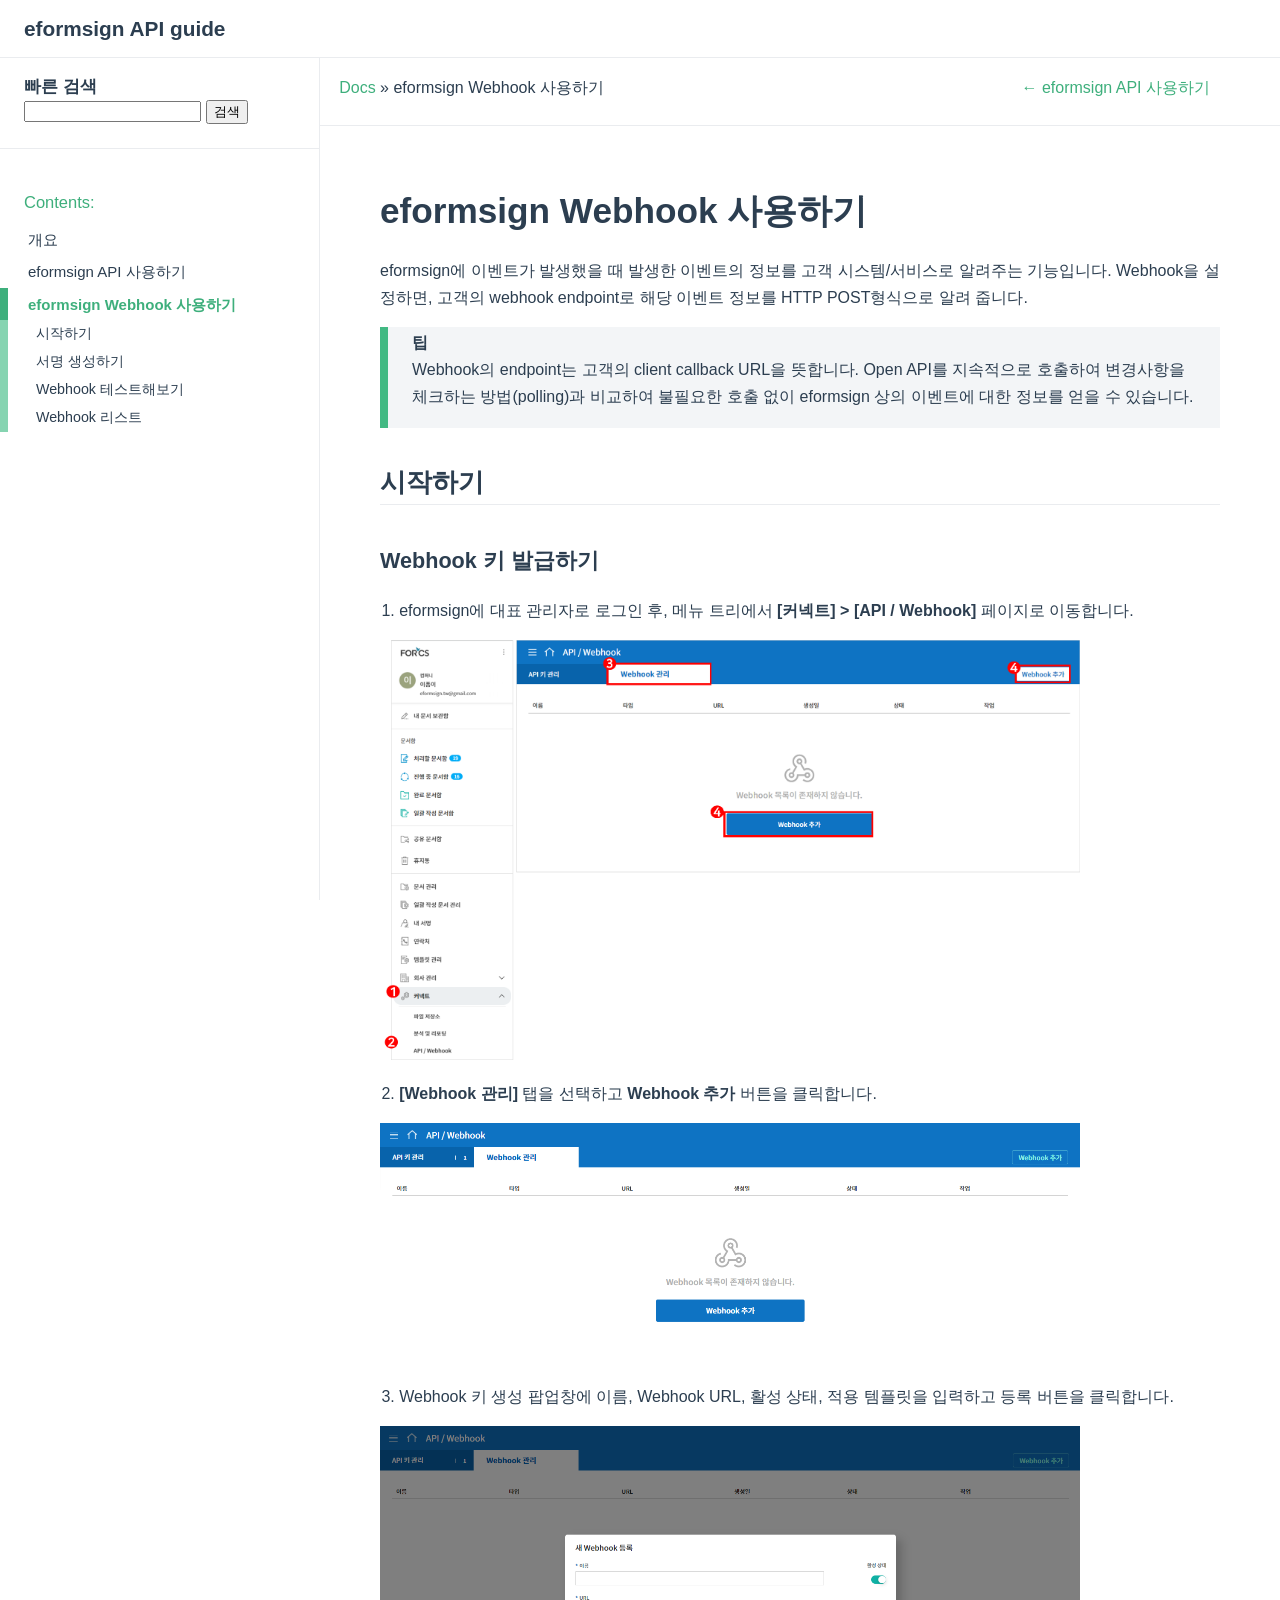
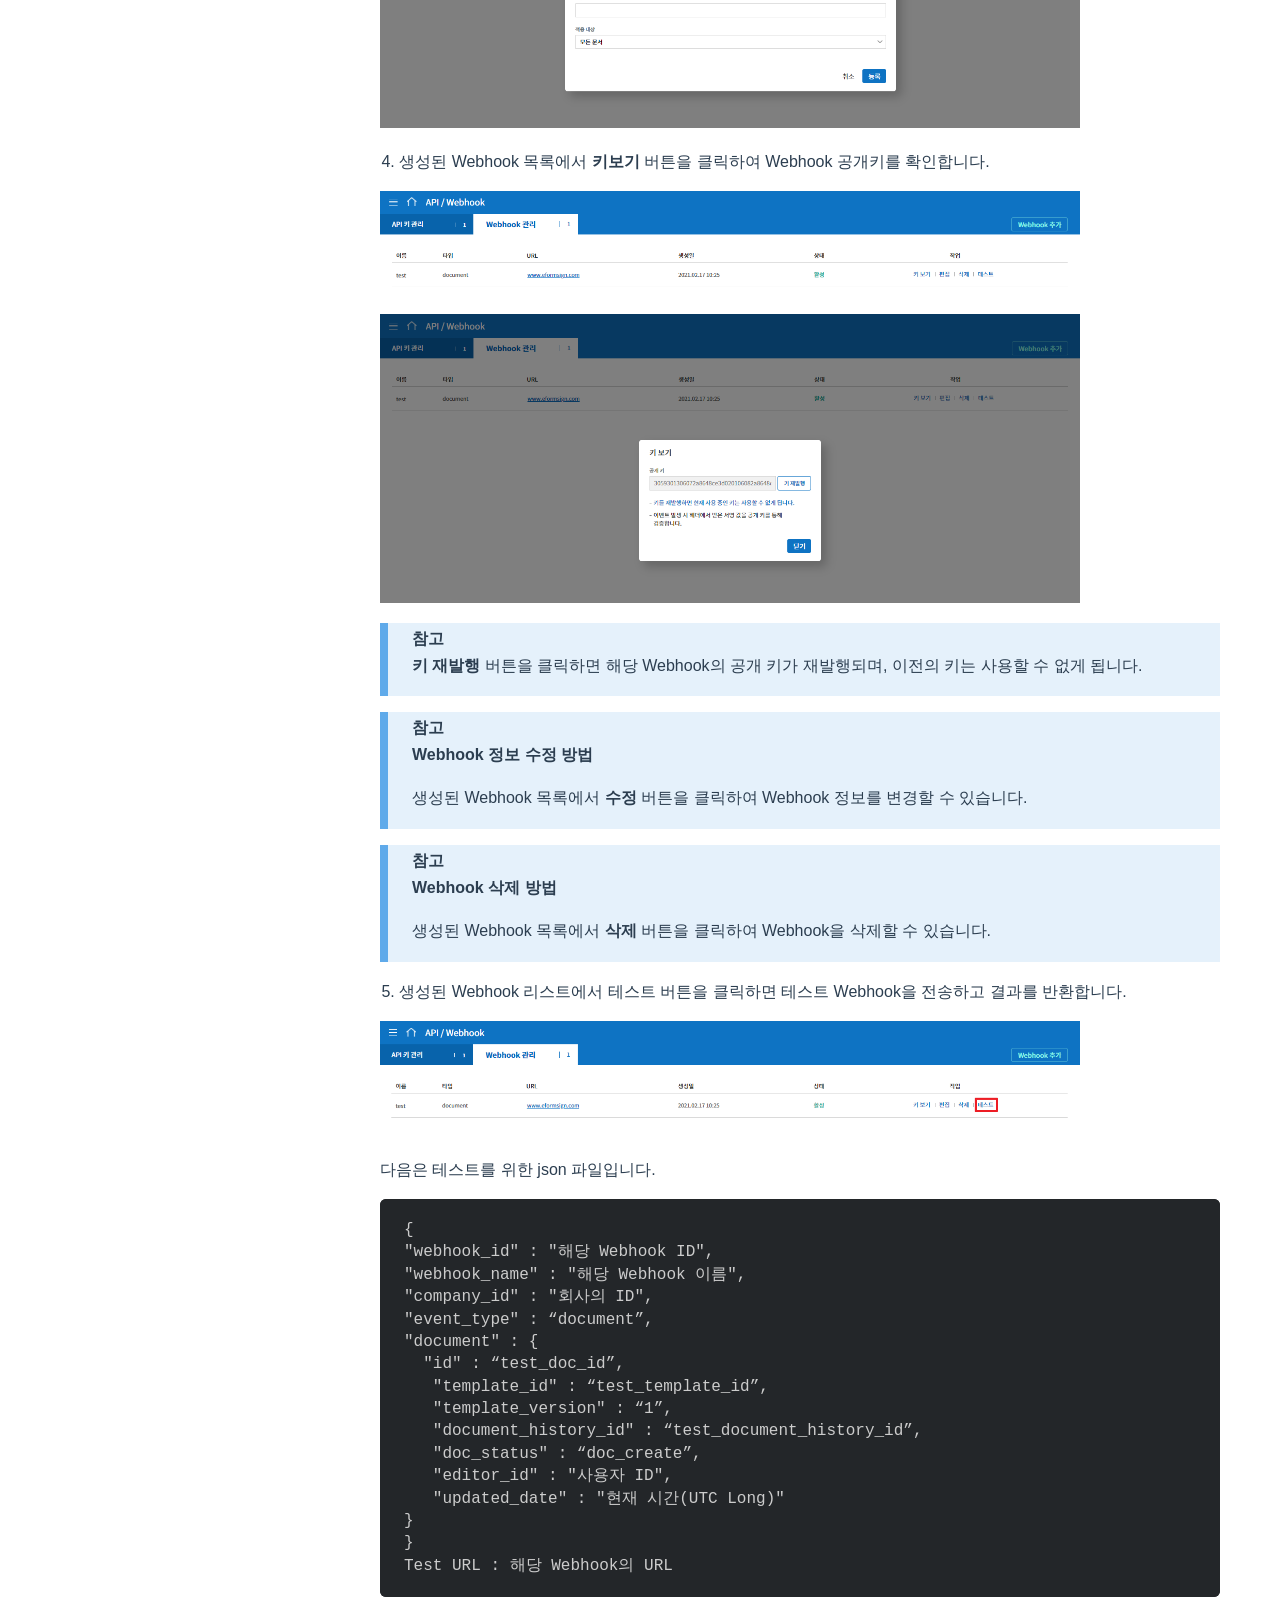
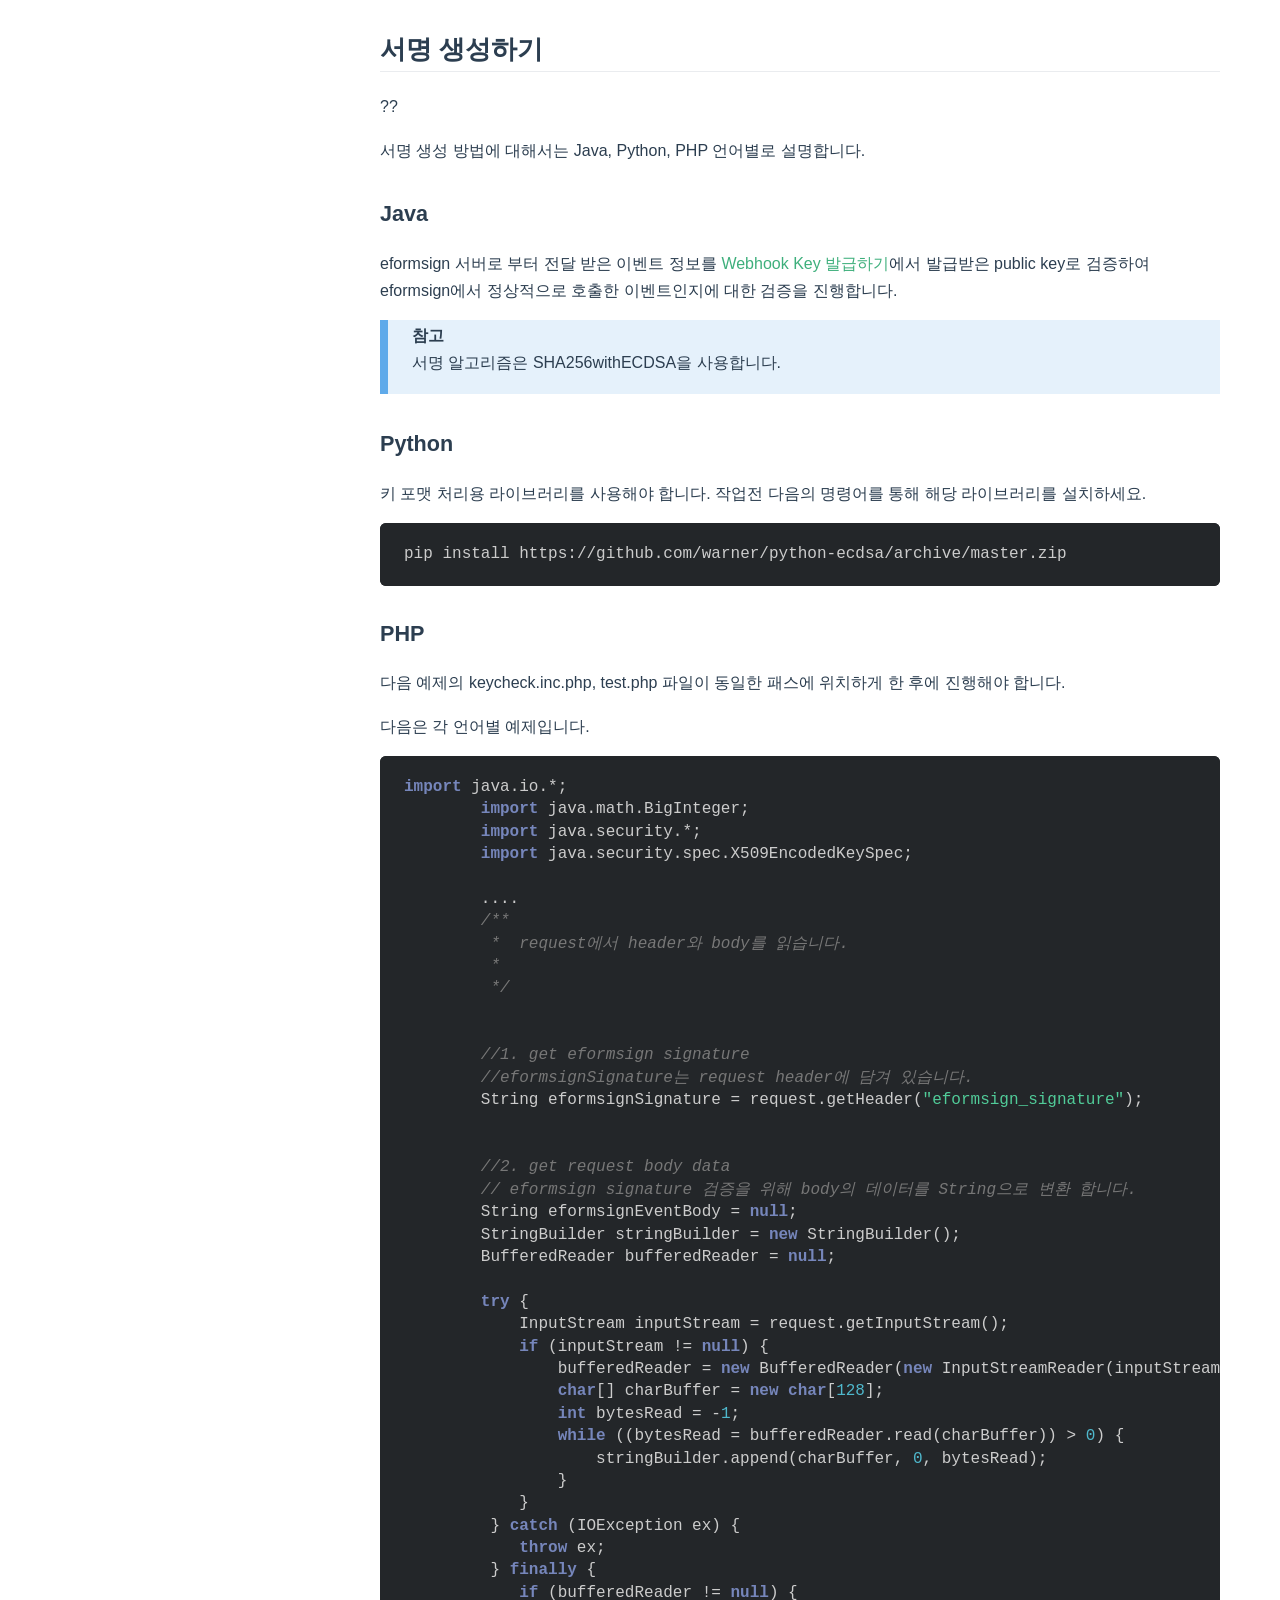
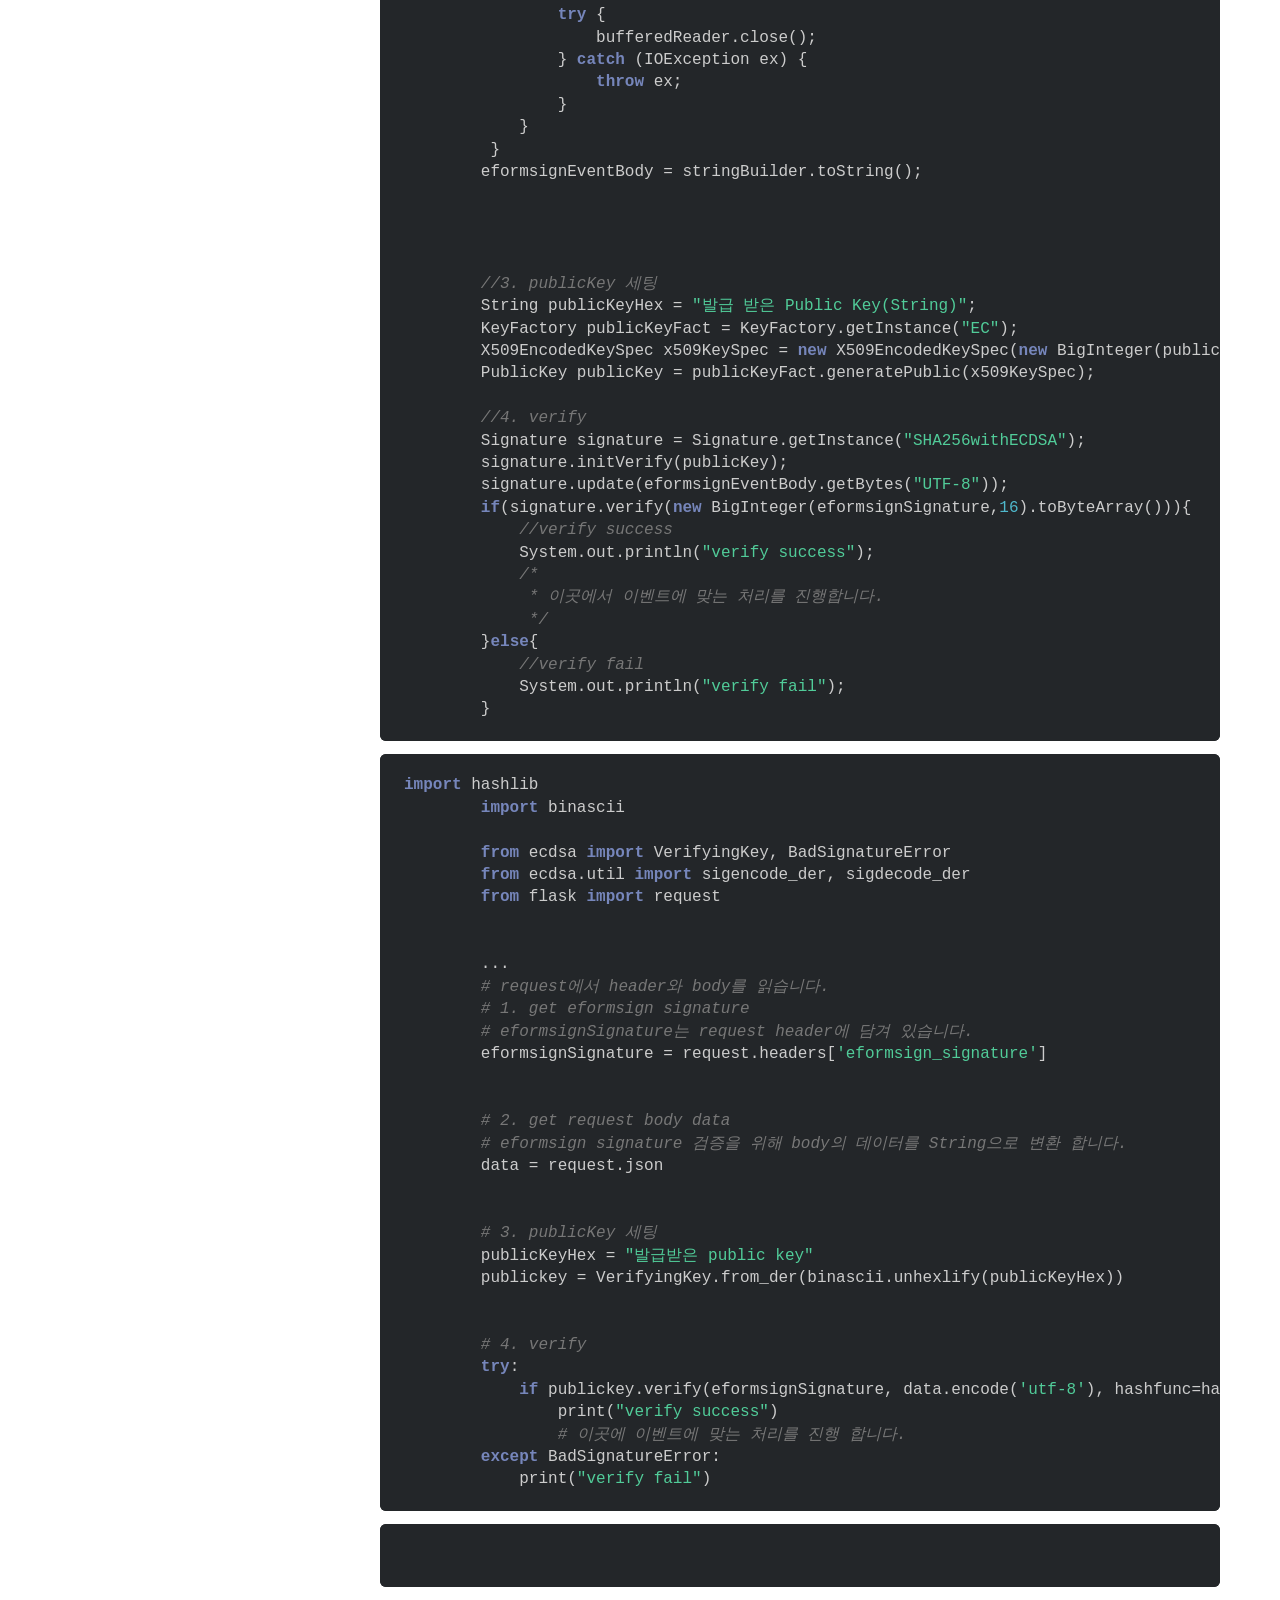
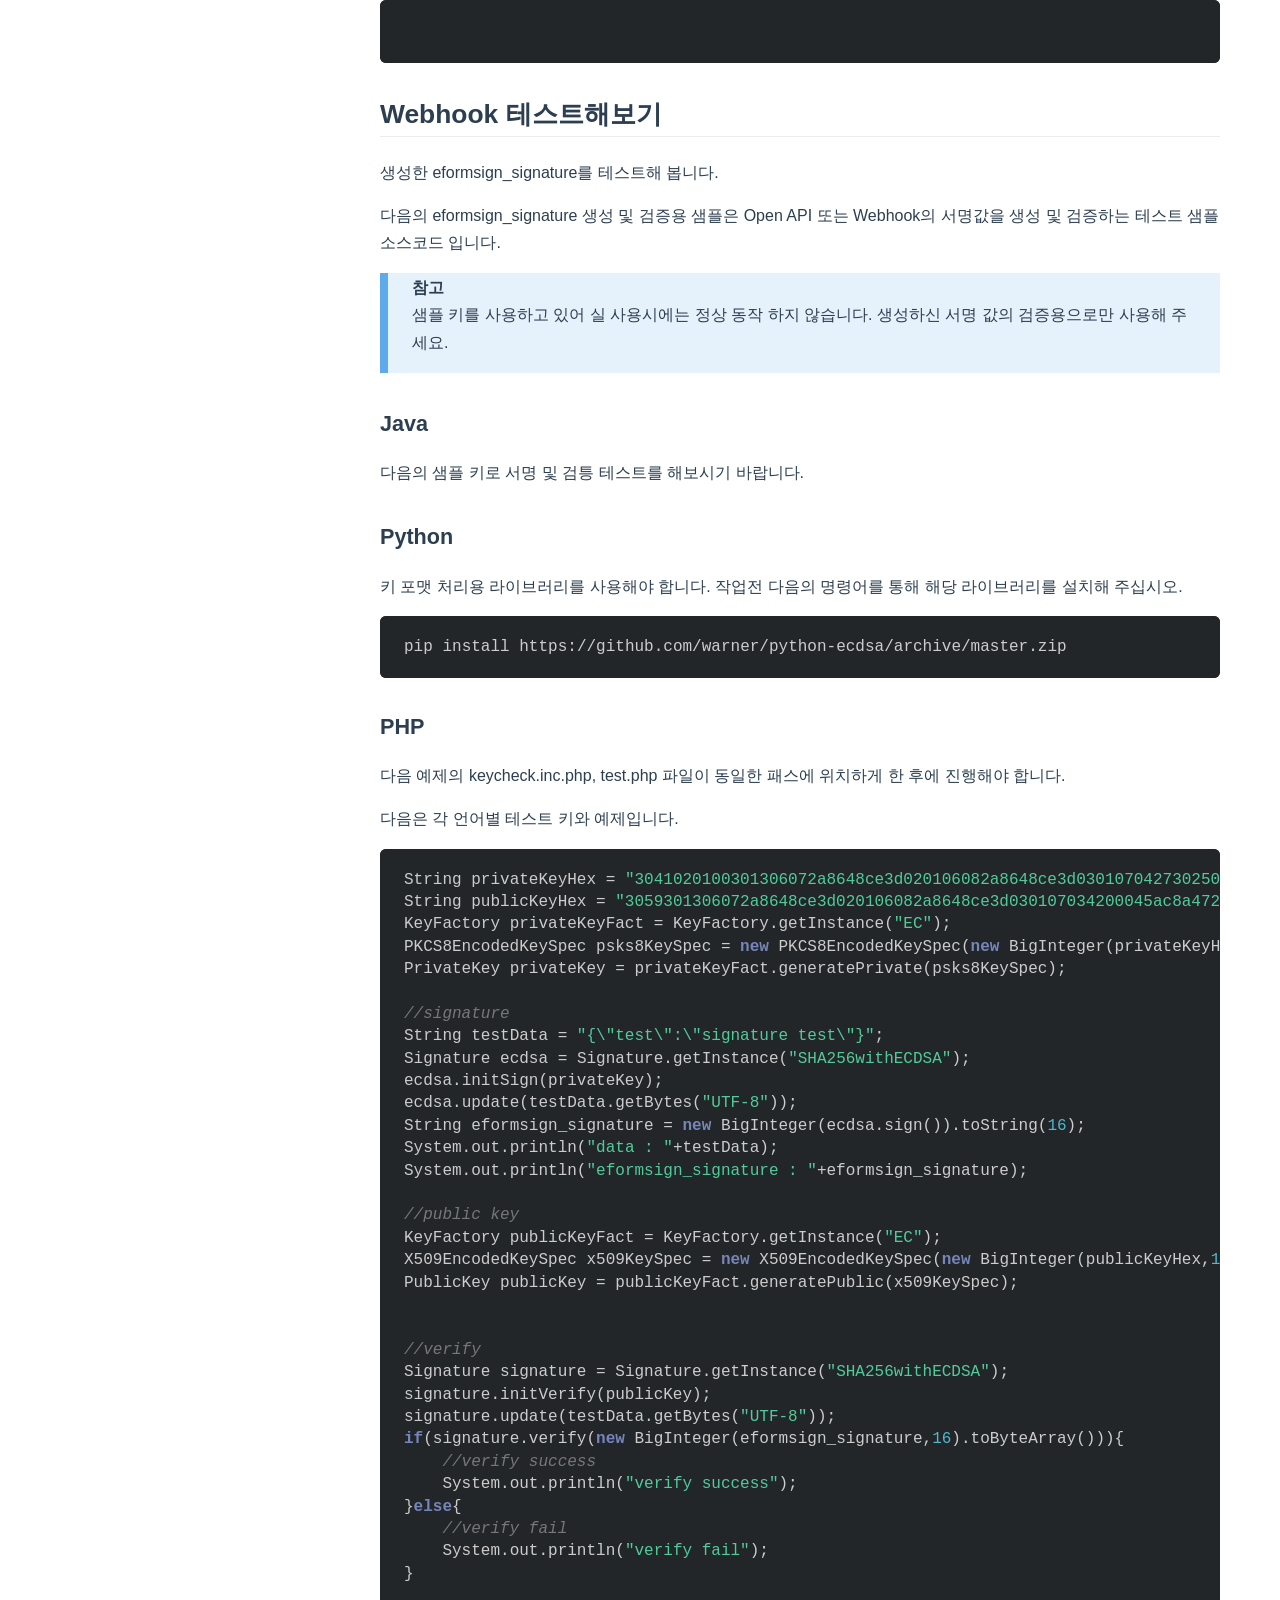
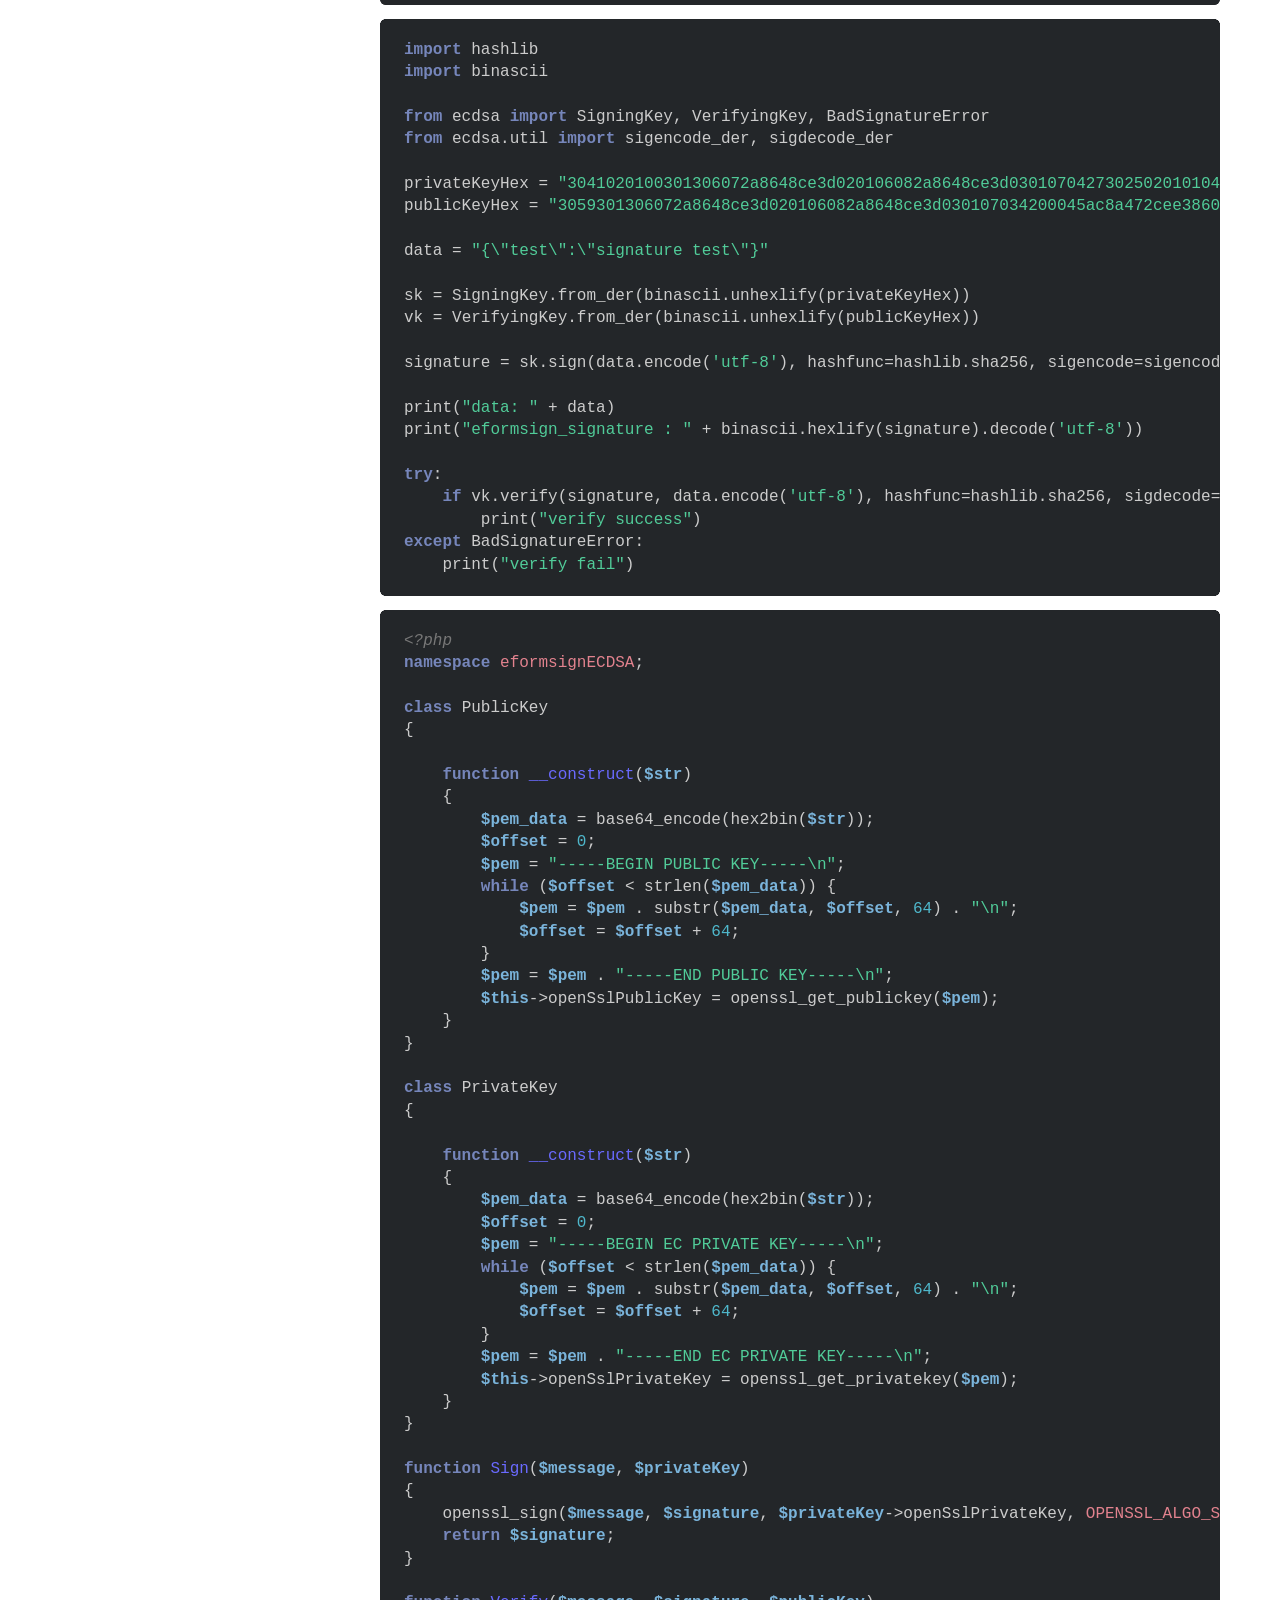
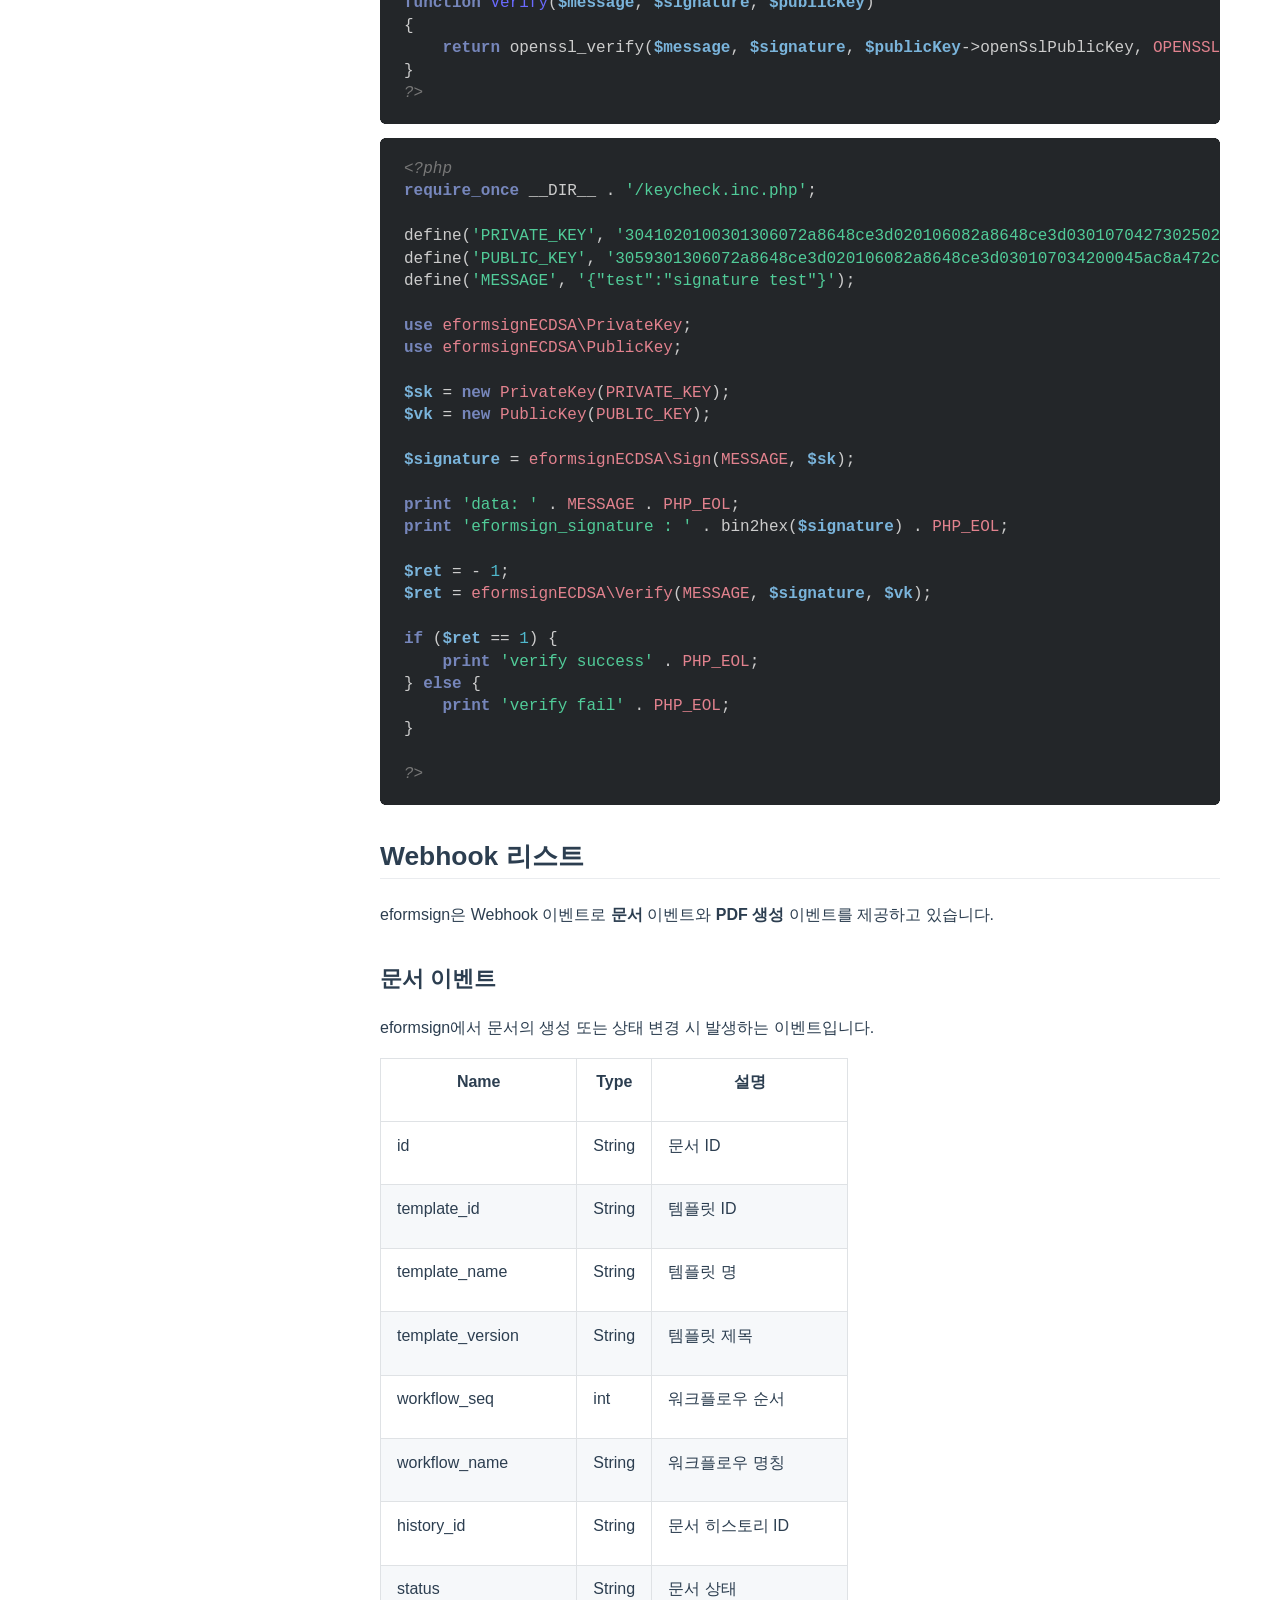
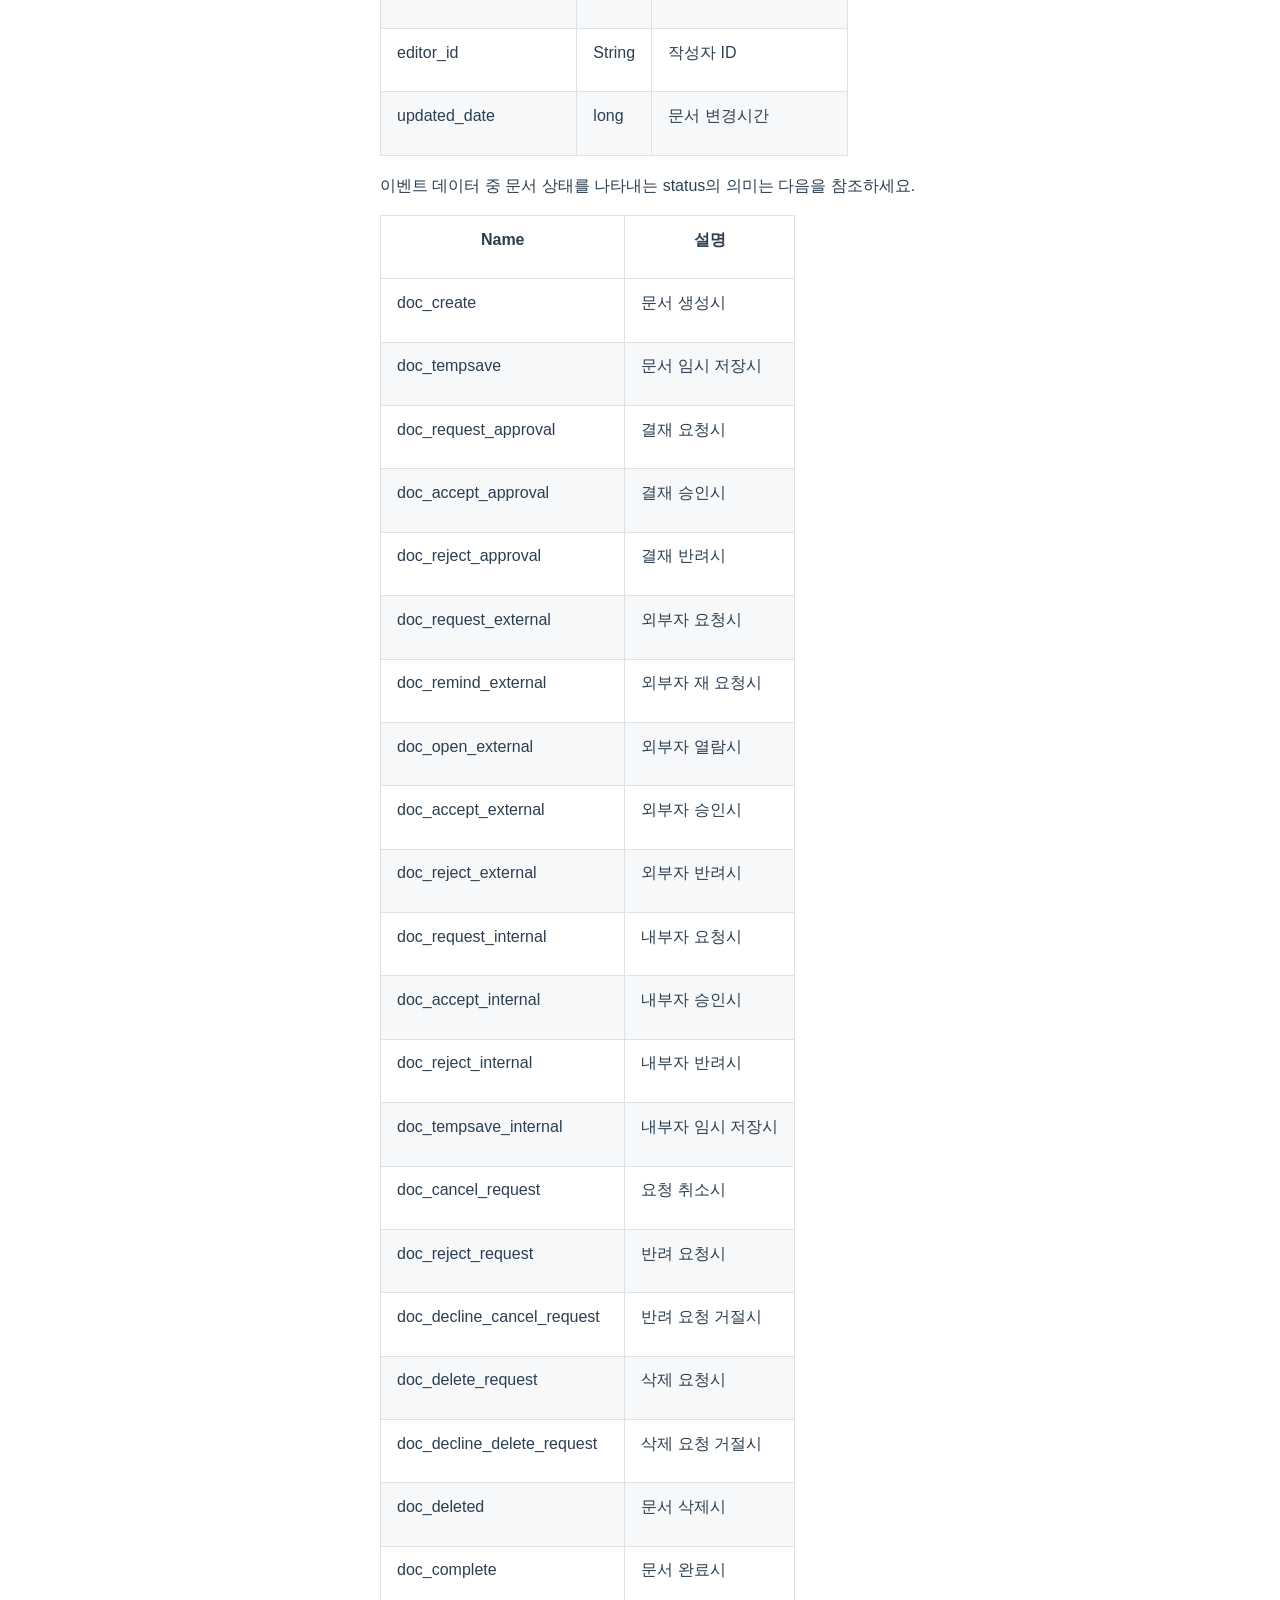
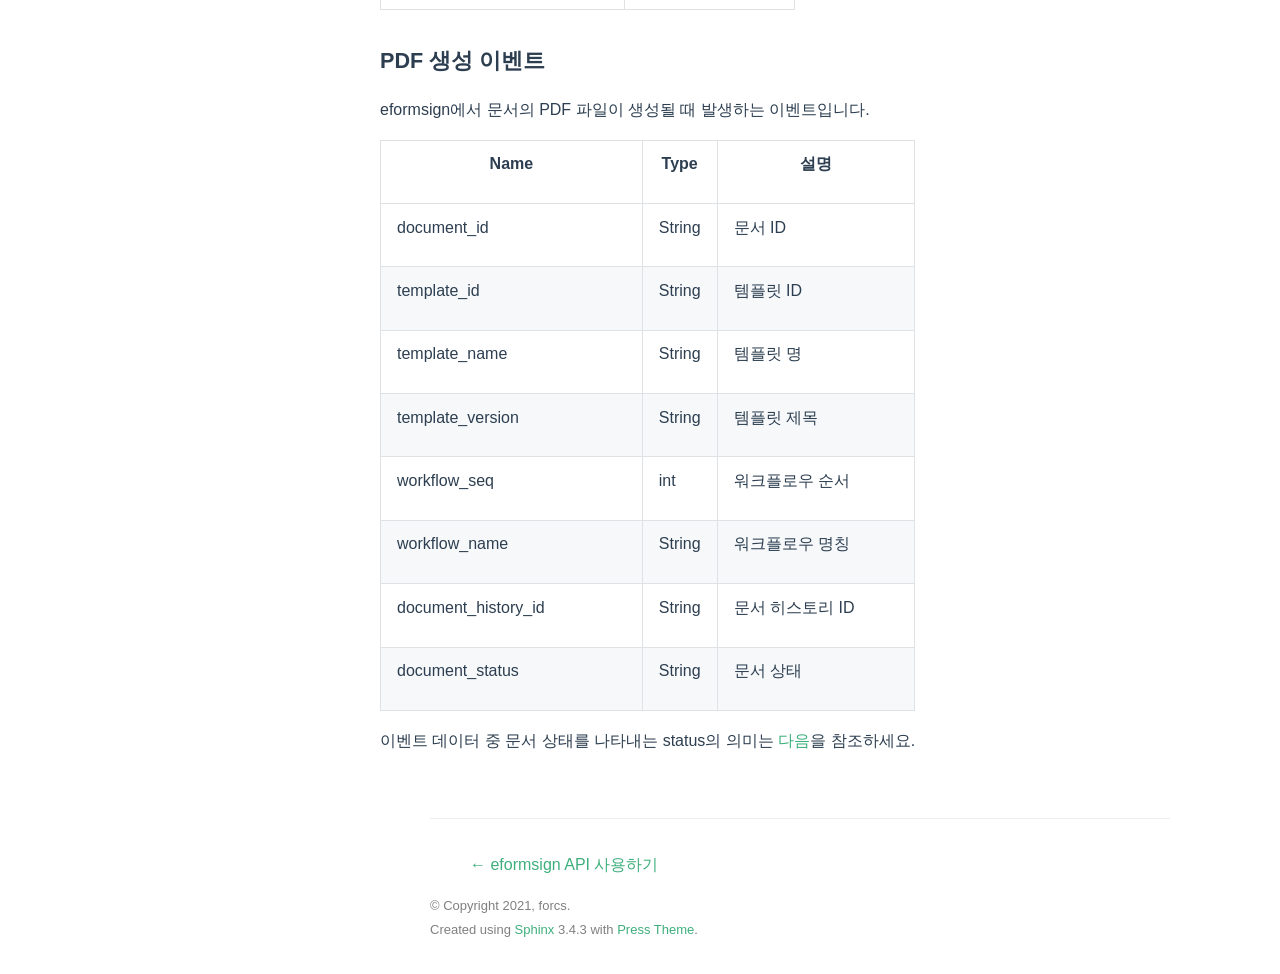
<file: docs/eformsign_webhook.html>
<!DOCTYPE html>
<html  lang="ko">
  <head>
    <meta charset="utf-8">
    <meta name="viewport" content="width=device-width,initial-scale=1">
      <title>eformsign Webhook 사용하기</title>
    
      <link rel="stylesheet" href="_static/pygments.css">
      <link rel="stylesheet" href="_static/theme.css">
      <link rel="stylesheet" href="_static/sphinx_press_theme.css">
          <link rel="stylesheet" href="_static/code-tabs.css" type="text/css" />
      
      <script type="text/javascript" id="documentation_options" data-url_root="./" src="_static/documentation_options.js"></script>

      <!-- sphinx script_files -->
        <script src="_static/jquery.js"></script>
        <script src="_static/underscore.js"></script>
        <script src="_static/doctools.js"></script>
        <script src="_static/translations.js"></script>
        <script src="_static/code-tabs.js"></script>

      
      <script src="_static/theme-vendors.js"></script>
      <script src="_static/theme.js" defer></script>
    
  <link rel="index" title="색인" href="genindex.html" />
  <link rel="search" title="검색" href="search.html" />
  <link rel="prev" title="eformsign API 사용하기" href="eformsign_api.html" /> 
  </head>

  <body>
    <div id="app" class="theme-container" :class="pageClasses"><navbar @toggle-sidebar="toggleSidebar">
  <router-link to="index.html" class="home-link">
    
      <span class="site-name">eformsign API guide</span>
    
  </router-link>

  <div class="links">
    <navlinks class="can-hide">



    </navlinks>
  </div>
</navbar>

      
      <div class="sidebar-mask" @click="toggleSidebar(false)">
      </div>
        <sidebar @toggle-sidebar="toggleSidebar">
          
          <navlinks>
            



            
          </navlinks><div id="searchbox" class="searchbox" role="search">
  <div class="caption"><span class="caption-text">빠른 검색</span>
    <div class="searchformwrapper">
      <form class="search" action="search.html" method="get">
        <input type="text" name="q" />
        <input type="submit" value="검색" />
        <input type="hidden" name="check_keywords" value="yes" />
        <input type="hidden" name="area" value="default" />
      </form>
    </div>
  </div>
</div><div class="sidebar-links" role="navigation" aria-label="main navigation">
  
    <div class="sidebar-group">
      <p class="caption">
        <span class="caption-text"><a href="index.html#eformsign-api-webhook">Contents:</a></span>
      </p>
      <ul class="current">
        
          <li class="toctree-l1 "><a href="eformsign_api_overview.html" class="reference internal ">개요</a>

            
          </li>

        
          <li class="toctree-l1 "><a href="eformsign_api.html" class="reference internal ">eformsign API 사용하기</a>

            
          </li>

        
          <li class="toctree-l1 current"><a href="#" class="reference internal current">eformsign Webhook 사용하기</a>

            
              <ul>
                
                  <li class="toctree-l2"><a href="#id1" class="reference internal">시작하기</a></li>
                
                  <li class="toctree-l2"><a href="#id3" class="reference internal">서명 생성하기</a></li>
                
                  <li class="toctree-l2"><a href="#id4" class="reference internal">Webhook 테스트해보기</a></li>
                
                  <li class="toctree-l2"><a href="#id8" class="reference internal">Webhook 리스트</a></li>
                
              </ul>
            
          </li>

        
      </ul>
    </div>
  
</div>
        </sidebar>

      <page>
          <div class="body-header" role="navigation" aria-label="navigation">
  
  <ul class="breadcrumbs">
    <li><a href="index.html">Docs</a> &raquo;</li>
    
    <li>eformsign Webhook 사용하기</li>
  </ul>
  

  <ul class="page-nav">
  <li class="prev">
    <a href="eformsign_api.html"
       title="이전 장">← eformsign API 사용하기</a>
  </li>
</ul>
  
</div>
<hr>
          <div class="content" role="main">
            
  <div class="section" id="eformsign-webhook">
<h1>eformsign Webhook 사용하기<a class="headerlink" href="#eformsign-webhook" title="제목 주소">¶</a></h1>
<p>eformsign에 이벤트가 발생했을 때 발생한 이벤트의 정보를 고객 시스템/서비스로 알려주는 기능입니다. Webhook을 설정하면, 고객의 webhook endpoint로 해당 이벤트 정보를 HTTP POST형식으로 알려 줍니다.</p>
<div class="admonition tip">
<p class="admonition-title">팁</p>
<p>Webhook의 endpoint는 고객의 client callback URL을 뜻합니다. Open API를 지속적으로 호출하여 변경사항을 체크하는 방법(polling)과 비교하여 불필요한 호출 없이 eformsign 상의 이벤트에 대한 정보를 얻을 수 있습니다.</p>
</div>
<div class="section" id="id1">
<h2>시작하기<a class="headerlink" href="#id1" title="제목 주소">¶</a></h2>
<div class="section" id="webhook">
<span id="id2"></span><h3>Webhook 키 발급하기<a class="headerlink" href="#webhook" title="제목 주소">¶</a></h3>
<ol class="arabic simple">
<li><p>eformsign에 대표 관리자로 로그인 후, 메뉴 트리에서 <strong>[커넥트] &gt; [API / Webhook]</strong> 페이지로 이동합니다.</p></li>
</ol>
<a class="reference internal image-reference" href="_images/apikey1.PNG"><img alt="커넥트 &gt; API/Webhook 메뉴 위치" src="_images/apikey1.PNG" style="width: 700px;" /></a>
<ol class="arabic simple" start="2">
<li><p><strong>[Webhook 관리]</strong> 탭을 선택하고 <strong>Webhook 추가</strong> 버튼을 클릭합니다.</p></li>
</ol>
<a class="reference internal image-reference" href="_images/webhook2.PNG"><img alt="Webhook 추가 버튼" src="_images/webhook2.PNG" style="width: 700px;" /></a>
<ol class="arabic simple" start="3">
<li><p>Webhook 키 생성 팝업창에 이름, Webhook URL, 활성 상태, 적용 템플릿을 입력하고 등록 버튼을 클릭합니다.</p></li>
</ol>
<a class="reference internal image-reference" href="_images/webhook3.PNG"><img alt="Webhook 키 생성 팝업창" src="_images/webhook3.PNG" style="width: 700px;" /></a>
<ol class="arabic simple" start="4">
<li><p>생성된 Webhook 목록에서 <strong>키보기</strong> 버튼을 클릭하여 Webhook 공개키를 확인합니다.</p></li>
</ol>
<a class="reference internal image-reference" href="_images/webhook4.PNG"><img alt="Webhook 키보기 버튼 위치" src="_images/webhook4.PNG" style="width: 700px;" /></a>
<a class="reference internal image-reference" href="_images/webhook5.PNG"><img alt="Webhook 키 확인" src="_images/webhook5.PNG" style="width: 700px;" /></a>
<div class="admonition note">
<p class="admonition-title">참고</p>
<p><strong>키 재발행</strong> 버튼을 클릭하면 해당 Webhook의 공개 키가 재발행되며, 이전의 키는 사용할 수 없게 됩니다.</p>
</div>
<div class="admonition note">
<p class="admonition-title">참고</p>
<p><strong>Webhook 정보 수정 방법</strong></p>
<p>생성된 Webhook 목록에서 <strong>수정</strong> 버튼을 클릭하여 Webhook 정보를 변경할 수 있습니다.</p>
</div>
<div class="admonition note">
<p class="admonition-title">참고</p>
<p><strong>Webhook 삭제 방법</strong></p>
<p>생성된 Webhook 목록에서 <strong>삭제</strong> 버튼을 클릭하여 Webhook을 삭제할 수 있습니다.</p>
</div>
<ol class="arabic simple" start="5">
<li><p>생성된 Webhook 리스트에서 테스트 버튼을 클릭하면 테스트 Webhook을 전송하고 결과를 반환합니다.</p></li>
</ol>
<a class="reference internal image-reference" href="_images/webhook6.PNG"><img alt="Webhook 테스트 확인" src="_images/webhook6.PNG" style="width: 700px;" /></a>
<p>다음은 테스트를 위한 json 파일입니다.</p>
<div class="highlight-json notranslate"><div class="highlight"><pre><span></span>{
&quot;webhook_id&quot; : &quot;해당 Webhook ID&quot;,
&quot;webhook_name&quot; : &quot;해당 Webhook 이름&quot;,
&quot;company_id&quot; : &quot;회사의 ID&quot;,
&quot;event_type&quot; : “document”,
&quot;document&quot; : {
  &quot;id&quot; : “test_doc_id”,
   &quot;template_id&quot; : “test_template_id”,
   &quot;template_version&quot; : “1”,
   &quot;document_history_id&quot; : “test_document_history_id”,
   &quot;doc_status&quot; : “doc_create”,
   &quot;editor_id&quot; : &quot;사용자 ID&quot;,
   &quot;updated_date&quot; : &quot;현재 시간(UTC Long)&quot;
}
}
Test URL : 해당 Webhook의 URL
</pre></div>
</div>
</div>
</div>
<div class="section" id="id3">
<h2>서명 생성하기<a class="headerlink" href="#id3" title="제목 주소">¶</a></h2>
<p>??</p>
<p>서명 생성 방법에 대해서는  Java, Python, PHP 언어별로 설명합니다.</p>
<div class="section" id="java">
<h3>Java<a class="headerlink" href="#java" title="제목 주소">¶</a></h3>
<p>eformsign 서버로 부터 전달 받은 이벤트 정보를 <a class="reference external" href="#webhook">Webhook Key 발급하기</a>에서 발급받은 public key로 검증하여 eformsign에서 정상적으로 호출한 이벤트인지에 대한  검증을 진행합니다.</p>
<div class="admonition note">
<p class="admonition-title">참고</p>
<p>서명 알고리즘은 SHA256withECDSA을 사용합니다.</p>
</div>
</div>
<div class="section" id="python">
<h3>Python<a class="headerlink" href="#python" title="제목 주소">¶</a></h3>
<p>키 포맷 처리용 라이브러리를 사용해야 합니다. 작업전 다음의 명령어를 통해 해당 라이브러리를 설치하세요.</p>
<div class="highlight-python notranslate"><div class="highlight"><pre><span></span><span class="n">pip</span> <span class="n">install</span> <span class="n">https</span><span class="p">:</span><span class="o">//</span><span class="n">github</span><span class="o">.</span><span class="n">com</span><span class="o">/</span><span class="n">warner</span><span class="o">/</span><span class="n">python</span><span class="o">-</span><span class="n">ecdsa</span><span class="o">/</span><span class="n">archive</span><span class="o">/</span><span class="n">master</span><span class="o">.</span><span class="n">zip</span>
</pre></div>
</div>
</div>
<div class="section" id="php">
<h3>PHP<a class="headerlink" href="#php" title="제목 주소">¶</a></h3>
<p>다음 예제의 keycheck.inc.php, test.php 파일이 동일한 패스에 위치하게 한 후에 진행해야 합니다.</p>
<p>다음은 각 언어별 예제입니다.</p>
<div class="code-tabs docutils container">
<div class="code-tab" data-title="Java">
<div class="highlight-java notranslate"><div class="highlight"><pre><span></span><span class="kn">import</span> <span class="nn">java.io.*</span><span class="p">;</span>
        <span class="kn">import</span> <span class="nn">java.math.BigInteger</span><span class="p">;</span>
        <span class="kn">import</span> <span class="nn">java.security.*</span><span class="p">;</span>
        <span class="kn">import</span> <span class="nn">java.security.spec.X509EncodedKeySpec</span><span class="p">;</span>

        <span class="p">....</span>
        <span class="cm">/**</span>
<span class="cm">         *  request에서 header와 body를 읽습니다.</span>
<span class="cm">         *</span>
<span class="cm">         */</span>


        <span class="c1">//1. get eformsign signature</span>
        <span class="c1">//eformsignSignature는 request header에 담겨 있습니다.</span>
        <span class="n">String</span> <span class="n">eformsignSignature</span> <span class="o">=</span> <span class="n">request</span><span class="p">.</span><span class="na">getHeader</span><span class="p">(</span><span class="s">&quot;eformsign_signature&quot;</span><span class="p">);</span>


        <span class="c1">//2. get request body data</span>
        <span class="c1">// eformsign signature 검증을 위해 body의 데이터를 String으로 변환 합니다.</span>
        <span class="n">String</span> <span class="n">eformsignEventBody</span> <span class="o">=</span> <span class="kc">null</span><span class="p">;</span>
        <span class="n">StringBuilder</span> <span class="n">stringBuilder</span> <span class="o">=</span> <span class="k">new</span> <span class="n">StringBuilder</span><span class="p">();</span>
        <span class="n">BufferedReader</span> <span class="n">bufferedReader</span> <span class="o">=</span> <span class="kc">null</span><span class="p">;</span>

        <span class="k">try</span> <span class="p">{</span>
            <span class="n">InputStream</span> <span class="n">inputStream</span> <span class="o">=</span> <span class="n">request</span><span class="p">.</span><span class="na">getInputStream</span><span class="p">();</span>
            <span class="k">if</span> <span class="p">(</span><span class="n">inputStream</span> <span class="o">!=</span> <span class="kc">null</span><span class="p">)</span> <span class="p">{</span>
                <span class="n">bufferedReader</span> <span class="o">=</span> <span class="k">new</span> <span class="n">BufferedReader</span><span class="p">(</span><span class="k">new</span> <span class="n">InputStreamReader</span><span class="p">(</span><span class="n">inputStream</span><span class="p">));</span>
                <span class="kt">char</span><span class="o">[]</span> <span class="n">charBuffer</span> <span class="o">=</span> <span class="k">new</span> <span class="kt">char</span><span class="o">[</span><span class="mi">128</span><span class="o">]</span><span class="p">;</span>
                <span class="kt">int</span> <span class="n">bytesRead</span> <span class="o">=</span> <span class="o">-</span><span class="mi">1</span><span class="p">;</span>
                <span class="k">while</span> <span class="p">((</span><span class="n">bytesRead</span> <span class="o">=</span> <span class="n">bufferedReader</span><span class="p">.</span><span class="na">read</span><span class="p">(</span><span class="n">charBuffer</span><span class="p">))</span> <span class="o">&gt;</span> <span class="mi">0</span><span class="p">)</span> <span class="p">{</span>
                    <span class="n">stringBuilder</span><span class="p">.</span><span class="na">append</span><span class="p">(</span><span class="n">charBuffer</span><span class="p">,</span> <span class="mi">0</span><span class="p">,</span> <span class="n">bytesRead</span><span class="p">);</span>
                <span class="p">}</span>
            <span class="p">}</span>
         <span class="p">}</span> <span class="k">catch</span> <span class="p">(</span><span class="n">IOException</span> <span class="n">ex</span><span class="p">)</span> <span class="p">{</span>
            <span class="k">throw</span> <span class="n">ex</span><span class="p">;</span>
         <span class="p">}</span> <span class="k">finally</span> <span class="p">{</span>
            <span class="k">if</span> <span class="p">(</span><span class="n">bufferedReader</span> <span class="o">!=</span> <span class="kc">null</span><span class="p">)</span> <span class="p">{</span>
                <span class="k">try</span> <span class="p">{</span>
                    <span class="n">bufferedReader</span><span class="p">.</span><span class="na">close</span><span class="p">();</span>
                <span class="p">}</span> <span class="k">catch</span> <span class="p">(</span><span class="n">IOException</span> <span class="n">ex</span><span class="p">)</span> <span class="p">{</span>
                    <span class="k">throw</span> <span class="n">ex</span><span class="p">;</span>
                <span class="p">}</span>
            <span class="p">}</span>
         <span class="p">}</span>
        <span class="n">eformsignEventBody</span> <span class="o">=</span> <span class="n">stringBuilder</span><span class="p">.</span><span class="na">toString</span><span class="p">();</span>




        <span class="c1">//3. publicKey 세팅</span>
        <span class="n">String</span> <span class="n">publicKeyHex</span> <span class="o">=</span> <span class="s">&quot;발급 받은 Public Key(String)&quot;</span><span class="p">;</span>
        <span class="n">KeyFactory</span> <span class="n">publicKeyFact</span> <span class="o">=</span> <span class="n">KeyFactory</span><span class="p">.</span><span class="na">getInstance</span><span class="p">(</span><span class="s">&quot;EC&quot;</span><span class="p">);</span>
        <span class="n">X509EncodedKeySpec</span> <span class="n">x509KeySpec</span> <span class="o">=</span> <span class="k">new</span> <span class="n">X509EncodedKeySpec</span><span class="p">(</span><span class="k">new</span> <span class="n">BigInteger</span><span class="p">(</span><span class="n">publicKeyHex</span><span class="p">,</span><span class="mi">16</span><span class="p">).</span><span class="na">toByteArray</span><span class="p">());</span>
        <span class="n">PublicKey</span> <span class="n">publicKey</span> <span class="o">=</span> <span class="n">publicKeyFact</span><span class="p">.</span><span class="na">generatePublic</span><span class="p">(</span><span class="n">x509KeySpec</span><span class="p">);</span>

        <span class="c1">//4. verify</span>
        <span class="n">Signature</span> <span class="n">signature</span> <span class="o">=</span> <span class="n">Signature</span><span class="p">.</span><span class="na">getInstance</span><span class="p">(</span><span class="s">&quot;SHA256withECDSA&quot;</span><span class="p">);</span>
        <span class="n">signature</span><span class="p">.</span><span class="na">initVerify</span><span class="p">(</span><span class="n">publicKey</span><span class="p">);</span>
        <span class="n">signature</span><span class="p">.</span><span class="na">update</span><span class="p">(</span><span class="n">eformsignEventBody</span><span class="p">.</span><span class="na">getBytes</span><span class="p">(</span><span class="s">&quot;UTF-8&quot;</span><span class="p">));</span>
        <span class="k">if</span><span class="p">(</span><span class="n">signature</span><span class="p">.</span><span class="na">verify</span><span class="p">(</span><span class="k">new</span> <span class="n">BigInteger</span><span class="p">(</span><span class="n">eformsignSignature</span><span class="p">,</span><span class="mi">16</span><span class="p">).</span><span class="na">toByteArray</span><span class="p">())){</span>
            <span class="c1">//verify success</span>
            <span class="n">System</span><span class="p">.</span><span class="na">out</span><span class="p">.</span><span class="na">println</span><span class="p">(</span><span class="s">&quot;verify success&quot;</span><span class="p">);</span>
            <span class="cm">/*</span>
<span class="cm">             * 이곳에서 이벤트에 맞는 처리를 진행합니다.</span>
<span class="cm">             */</span>
        <span class="p">}</span><span class="k">else</span><span class="p">{</span>
            <span class="c1">//verify fail</span>
            <span class="n">System</span><span class="p">.</span><span class="na">out</span><span class="p">.</span><span class="na">println</span><span class="p">(</span><span class="s">&quot;verify fail&quot;</span><span class="p">);</span>
        <span class="p">}</span>
</pre></div>
</div>
</div><div class="code-tab" data-title="Python">
<div class="highlight-python notranslate"><div class="highlight"><pre><span></span><span class="kn">import</span> <span class="nn">hashlib</span>
        <span class="kn">import</span> <span class="nn">binascii</span>

        <span class="kn">from</span> <span class="nn">ecdsa</span> <span class="kn">import</span> <span class="n">VerifyingKey</span><span class="p">,</span> <span class="n">BadSignatureError</span>
        <span class="kn">from</span> <span class="nn">ecdsa.util</span> <span class="kn">import</span> <span class="n">sigencode_der</span><span class="p">,</span> <span class="n">sigdecode_der</span>
        <span class="kn">from</span> <span class="nn">flask</span> <span class="kn">import</span> <span class="n">request</span>


        <span class="o">...</span>
        <span class="c1"># request에서 header와 body를 읽습니다.</span>
        <span class="c1"># 1. get eformsign signature</span>
        <span class="c1"># eformsignSignature는 request header에 담겨 있습니다.</span>
        <span class="n">eformsignSignature</span> <span class="o">=</span> <span class="n">request</span><span class="o">.</span><span class="n">headers</span><span class="p">[</span><span class="s1">&#39;eformsign_signature&#39;</span><span class="p">]</span>


        <span class="c1"># 2. get request body data</span>
        <span class="c1"># eformsign signature 검증을 위해 body의 데이터를 String으로 변환 합니다.</span>
        <span class="n">data</span> <span class="o">=</span> <span class="n">request</span><span class="o">.</span><span class="n">json</span>


        <span class="c1"># 3. publicKey 세팅</span>
        <span class="n">publicKeyHex</span> <span class="o">=</span> <span class="s2">&quot;발급받은 public key&quot;</span>
        <span class="n">publickey</span> <span class="o">=</span> <span class="n">VerifyingKey</span><span class="o">.</span><span class="n">from_der</span><span class="p">(</span><span class="n">binascii</span><span class="o">.</span><span class="n">unhexlify</span><span class="p">(</span><span class="n">publicKeyHex</span><span class="p">))</span>


        <span class="c1"># 4. verify</span>
        <span class="k">try</span><span class="p">:</span>
            <span class="k">if</span> <span class="n">publickey</span><span class="o">.</span><span class="n">verify</span><span class="p">(</span><span class="n">eformsignSignature</span><span class="p">,</span> <span class="n">data</span><span class="o">.</span><span class="n">encode</span><span class="p">(</span><span class="s1">&#39;utf-8&#39;</span><span class="p">),</span> <span class="n">hashfunc</span><span class="o">=</span><span class="n">hashlib</span><span class="o">.</span><span class="n">sha256</span><span class="p">,</span> <span class="n">sigdecode</span><span class="o">=</span><span class="n">sigdecode_der</span><span class="p">):</span>
                <span class="nb">print</span><span class="p">(</span><span class="s2">&quot;verify success&quot;</span><span class="p">)</span>
                <span class="c1"># 이곳에 이벤트에 맞는 처리를 진행 합니다.</span>
        <span class="k">except</span> <span class="n">BadSignatureError</span><span class="p">:</span>
            <span class="nb">print</span><span class="p">(</span><span class="s2">&quot;verify fail&quot;</span><span class="p">)</span>
</pre></div>
</div>
</div><div class="code-tab" data-title="PHP - keycheck.inc.php">
<div class="highlight-php notranslate"><div class="highlight"><pre><span></span>
</pre></div>
</div>
</div><div class="code-tab" data-title="PHP - test.php">
<div class="highlight-php notranslate"><div class="highlight"><pre><span></span>
</pre></div>
</div>
</div></div>
</div>
</div>
<div class="section" id="id4">
<h2>Webhook 테스트해보기<a class="headerlink" href="#id4" title="제목 주소">¶</a></h2>
<p>생성한 eformsign_signature를 테스트해 봅니다.</p>
<p>다음의 eformsign_signature 생성 및 검증용 샘플은 Open API 또는 Webhook의 서명값을 생성 및 검증하는 테스트 샘플 소스코드 입니다.</p>
<div class="admonition note">
<p class="admonition-title">참고</p>
<p>샘플 키를 사용하고 있어 실 사용시에는 정상 동작 하지 않습니다. 생성하신 서명 값의 검증용으로만 사용해 주세요.</p>
</div>
<div class="section" id="id5">
<h3>Java<a class="headerlink" href="#id5" title="제목 주소">¶</a></h3>
<p>다음의 샘플 키로 서명 및 검틍 테스트를 해보시기 바랍니다.</p>
</div>
<div class="section" id="id6">
<h3>Python<a class="headerlink" href="#id6" title="제목 주소">¶</a></h3>
<p>키 포맷 처리용 라이브러리를 사용해야 합니다. 작업전 다음의 명령어를 통해 해당 라이브러리를 설치해 주십시오.</p>
<div class="highlight-python notranslate"><div class="highlight"><pre><span></span><span class="n">pip</span> <span class="n">install</span> <span class="n">https</span><span class="p">:</span><span class="o">//</span><span class="n">github</span><span class="o">.</span><span class="n">com</span><span class="o">/</span><span class="n">warner</span><span class="o">/</span><span class="n">python</span><span class="o">-</span><span class="n">ecdsa</span><span class="o">/</span><span class="n">archive</span><span class="o">/</span><span class="n">master</span><span class="o">.</span><span class="n">zip</span>
</pre></div>
</div>
</div>
<div class="section" id="id7">
<h3>PHP<a class="headerlink" href="#id7" title="제목 주소">¶</a></h3>
<p>다음 예제의 keycheck.inc.php, test.php 파일이 동일한 패스에 위치하게 한 후에 진행해야 합니다.</p>
<p>다음은 각 언어별 테스트 키와 예제입니다.</p>
<div class="code-tabs docutils container">
<div class="code-tab" data-title="Java">
<div class="highlight-java notranslate"><div class="highlight"><pre><span></span><span class="n">String</span> <span class="n">privateKeyHex</span> <span class="o">=</span> <span class="s">&quot;3041020100301306072a8648ce3d020106082a8648ce3d0301070427302502010104207eae51d5e4272ebb3fe2701d25026a8c2850965981fb2efa68c8db48b32ede07&quot;</span><span class="p">;</span>
<span class="n">String</span> <span class="n">publicKeyHex</span> <span class="o">=</span> <span class="s">&quot;3059301306072a8648ce3d020106082a8648ce3d030107034200045ac8a472cee38601e99b2a2d731c958e738eee1ee6aca28f6f5637f231e9a8444f3cb80d9ce6c5bace1d0e71167673ff81743e0ea811ebd999f2f314f1d0a676&quot;</span><span class="p">;</span>     <span class="c1">//private key</span>
<span class="n">KeyFactory</span> <span class="n">privateKeyFact</span> <span class="o">=</span> <span class="n">KeyFactory</span><span class="p">.</span><span class="na">getInstance</span><span class="p">(</span><span class="s">&quot;EC&quot;</span><span class="p">);</span>
<span class="n">PKCS8EncodedKeySpec</span> <span class="n">psks8KeySpec</span> <span class="o">=</span> <span class="k">new</span> <span class="n">PKCS8EncodedKeySpec</span><span class="p">(</span><span class="k">new</span> <span class="n">BigInteger</span><span class="p">(</span><span class="n">privateKeyHex</span><span class="p">,</span><span class="mi">16</span><span class="p">).</span><span class="na">toByteArray</span><span class="p">());</span>
<span class="n">PrivateKey</span> <span class="n">privateKey</span> <span class="o">=</span> <span class="n">privateKeyFact</span><span class="p">.</span><span class="na">generatePrivate</span><span class="p">(</span><span class="n">psks8KeySpec</span><span class="p">);</span>

<span class="c1">//signature</span>
<span class="n">String</span> <span class="n">testData</span> <span class="o">=</span> <span class="s">&quot;{\&quot;test\&quot;:\&quot;signature test\&quot;}&quot;</span><span class="p">;</span>
<span class="n">Signature</span> <span class="n">ecdsa</span> <span class="o">=</span> <span class="n">Signature</span><span class="p">.</span><span class="na">getInstance</span><span class="p">(</span><span class="s">&quot;SHA256withECDSA&quot;</span><span class="p">);</span>
<span class="n">ecdsa</span><span class="p">.</span><span class="na">initSign</span><span class="p">(</span><span class="n">privateKey</span><span class="p">);</span>
<span class="n">ecdsa</span><span class="p">.</span><span class="na">update</span><span class="p">(</span><span class="n">testData</span><span class="p">.</span><span class="na">getBytes</span><span class="p">(</span><span class="s">&quot;UTF-8&quot;</span><span class="p">));</span>
<span class="n">String</span> <span class="n">eformsign_signature</span> <span class="o">=</span> <span class="k">new</span> <span class="n">BigInteger</span><span class="p">(</span><span class="n">ecdsa</span><span class="p">.</span><span class="na">sign</span><span class="p">()).</span><span class="na">toString</span><span class="p">(</span><span class="mi">16</span><span class="p">);</span>
<span class="n">System</span><span class="p">.</span><span class="na">out</span><span class="p">.</span><span class="na">println</span><span class="p">(</span><span class="s">&quot;data : &quot;</span><span class="o">+</span><span class="n">testData</span><span class="p">);</span>
<span class="n">System</span><span class="p">.</span><span class="na">out</span><span class="p">.</span><span class="na">println</span><span class="p">(</span><span class="s">&quot;eformsign_signature : &quot;</span><span class="o">+</span><span class="n">eformsign_signature</span><span class="p">);</span>

<span class="c1">//public key</span>
<span class="n">KeyFactory</span> <span class="n">publicKeyFact</span> <span class="o">=</span> <span class="n">KeyFactory</span><span class="p">.</span><span class="na">getInstance</span><span class="p">(</span><span class="s">&quot;EC&quot;</span><span class="p">);</span>
<span class="n">X509EncodedKeySpec</span> <span class="n">x509KeySpec</span> <span class="o">=</span> <span class="k">new</span> <span class="n">X509EncodedKeySpec</span><span class="p">(</span><span class="k">new</span> <span class="n">BigInteger</span><span class="p">(</span><span class="n">publicKeyHex</span><span class="p">,</span><span class="mi">16</span><span class="p">).</span><span class="na">toByteArray</span><span class="p">());</span>
<span class="n">PublicKey</span> <span class="n">publicKey</span> <span class="o">=</span> <span class="n">publicKeyFact</span><span class="p">.</span><span class="na">generatePublic</span><span class="p">(</span><span class="n">x509KeySpec</span><span class="p">);</span>


<span class="c1">//verify</span>
<span class="n">Signature</span> <span class="n">signature</span> <span class="o">=</span> <span class="n">Signature</span><span class="p">.</span><span class="na">getInstance</span><span class="p">(</span><span class="s">&quot;SHA256withECDSA&quot;</span><span class="p">);</span>
<span class="n">signature</span><span class="p">.</span><span class="na">initVerify</span><span class="p">(</span><span class="n">publicKey</span><span class="p">);</span>
<span class="n">signature</span><span class="p">.</span><span class="na">update</span><span class="p">(</span><span class="n">testData</span><span class="p">.</span><span class="na">getBytes</span><span class="p">(</span><span class="s">&quot;UTF-8&quot;</span><span class="p">));</span>
<span class="k">if</span><span class="p">(</span><span class="n">signature</span><span class="p">.</span><span class="na">verify</span><span class="p">(</span><span class="k">new</span> <span class="n">BigInteger</span><span class="p">(</span><span class="n">eformsign_signature</span><span class="p">,</span><span class="mi">16</span><span class="p">).</span><span class="na">toByteArray</span><span class="p">())){</span>
    <span class="c1">//verify success</span>
    <span class="n">System</span><span class="p">.</span><span class="na">out</span><span class="p">.</span><span class="na">println</span><span class="p">(</span><span class="s">&quot;verify success&quot;</span><span class="p">);</span>
<span class="p">}</span><span class="k">else</span><span class="p">{</span>
    <span class="c1">//verify fail</span>
    <span class="n">System</span><span class="p">.</span><span class="na">out</span><span class="p">.</span><span class="na">println</span><span class="p">(</span><span class="s">&quot;verify fail&quot;</span><span class="p">);</span>
<span class="p">}</span>
</pre></div>
</div>
</div><div class="code-tab" data-title="Python">
<div class="highlight-python notranslate"><div class="highlight"><pre><span></span><span class="kn">import</span> <span class="nn">hashlib</span>
<span class="kn">import</span> <span class="nn">binascii</span>

<span class="kn">from</span> <span class="nn">ecdsa</span> <span class="kn">import</span> <span class="n">SigningKey</span><span class="p">,</span> <span class="n">VerifyingKey</span><span class="p">,</span> <span class="n">BadSignatureError</span>
<span class="kn">from</span> <span class="nn">ecdsa.util</span> <span class="kn">import</span> <span class="n">sigencode_der</span><span class="p">,</span> <span class="n">sigdecode_der</span>

<span class="n">privateKeyHex</span> <span class="o">=</span> <span class="s2">&quot;3041020100301306072a8648ce3d020106082a8648ce3d0301070427302502010104207eae51d5e4272ebb3fe2701d25026a8c2850965981fb2efa68c8db48b32ede07&quot;</span>
<span class="n">publicKeyHex</span> <span class="o">=</span> <span class="s2">&quot;3059301306072a8648ce3d020106082a8648ce3d030107034200045ac8a472cee38601e99b2a2d731c958e738eee1ee6aca28f6f5637f231e9a8444f3cb80d9ce6c5bace1d0e71167673ff81743e0ea811ebd999f2f314f1d0a676&quot;</span>

<span class="n">data</span> <span class="o">=</span> <span class="s2">&quot;{</span><span class="se">\&quot;</span><span class="s2">test</span><span class="se">\&quot;</span><span class="s2">:</span><span class="se">\&quot;</span><span class="s2">signature test</span><span class="se">\&quot;</span><span class="s2">}&quot;</span>

<span class="n">sk</span> <span class="o">=</span> <span class="n">SigningKey</span><span class="o">.</span><span class="n">from_der</span><span class="p">(</span><span class="n">binascii</span><span class="o">.</span><span class="n">unhexlify</span><span class="p">(</span><span class="n">privateKeyHex</span><span class="p">))</span>
<span class="n">vk</span> <span class="o">=</span> <span class="n">VerifyingKey</span><span class="o">.</span><span class="n">from_der</span><span class="p">(</span><span class="n">binascii</span><span class="o">.</span><span class="n">unhexlify</span><span class="p">(</span><span class="n">publicKeyHex</span><span class="p">))</span>

<span class="n">signature</span> <span class="o">=</span> <span class="n">sk</span><span class="o">.</span><span class="n">sign</span><span class="p">(</span><span class="n">data</span><span class="o">.</span><span class="n">encode</span><span class="p">(</span><span class="s1">&#39;utf-8&#39;</span><span class="p">),</span> <span class="n">hashfunc</span><span class="o">=</span><span class="n">hashlib</span><span class="o">.</span><span class="n">sha256</span><span class="p">,</span> <span class="n">sigencode</span><span class="o">=</span><span class="n">sigencode_der</span><span class="p">)</span>

<span class="nb">print</span><span class="p">(</span><span class="s2">&quot;data: &quot;</span> <span class="o">+</span> <span class="n">data</span><span class="p">)</span>
<span class="nb">print</span><span class="p">(</span><span class="s2">&quot;eformsign_signature : &quot;</span> <span class="o">+</span> <span class="n">binascii</span><span class="o">.</span><span class="n">hexlify</span><span class="p">(</span><span class="n">signature</span><span class="p">)</span><span class="o">.</span><span class="n">decode</span><span class="p">(</span><span class="s1">&#39;utf-8&#39;</span><span class="p">))</span>

<span class="k">try</span><span class="p">:</span>
    <span class="k">if</span> <span class="n">vk</span><span class="o">.</span><span class="n">verify</span><span class="p">(</span><span class="n">signature</span><span class="p">,</span> <span class="n">data</span><span class="o">.</span><span class="n">encode</span><span class="p">(</span><span class="s1">&#39;utf-8&#39;</span><span class="p">),</span> <span class="n">hashfunc</span><span class="o">=</span><span class="n">hashlib</span><span class="o">.</span><span class="n">sha256</span><span class="p">,</span> <span class="n">sigdecode</span><span class="o">=</span><span class="n">sigdecode_der</span><span class="p">):</span>
        <span class="nb">print</span><span class="p">(</span><span class="s2">&quot;verify success&quot;</span><span class="p">)</span>
<span class="k">except</span> <span class="n">BadSignatureError</span><span class="p">:</span>
    <span class="nb">print</span><span class="p">(</span><span class="s2">&quot;verify fail&quot;</span><span class="p">)</span>
</pre></div>
</div>
</div><div class="code-tab" data-title="PHP - keycheck.inc.php">
<div class="highlight-php notranslate"><div class="highlight"><pre><span></span><span class="cp">&lt;?php</span>
<span class="k">namespace</span> <span class="nx">eformsignECDSA</span><span class="p">;</span>

<span class="k">class</span> <span class="nc">PublicKey</span>
<span class="p">{</span>

    <span class="k">function</span> <span class="fm">__construct</span><span class="p">(</span><span class="nv">$str</span><span class="p">)</span>
    <span class="p">{</span>
        <span class="nv">$pem_data</span> <span class="o">=</span> <span class="nb">base64_encode</span><span class="p">(</span><span class="nb">hex2bin</span><span class="p">(</span><span class="nv">$str</span><span class="p">));</span>
        <span class="nv">$offset</span> <span class="o">=</span> <span class="mi">0</span><span class="p">;</span>
        <span class="nv">$pem</span> <span class="o">=</span> <span class="s2">&quot;-----BEGIN PUBLIC KEY-----</span><span class="se">\n</span><span class="s2">&quot;</span><span class="p">;</span>
        <span class="k">while</span> <span class="p">(</span><span class="nv">$offset</span> <span class="o">&lt;</span> <span class="nb">strlen</span><span class="p">(</span><span class="nv">$pem_data</span><span class="p">))</span> <span class="p">{</span>
            <span class="nv">$pem</span> <span class="o">=</span> <span class="nv">$pem</span> <span class="o">.</span> <span class="nb">substr</span><span class="p">(</span><span class="nv">$pem_data</span><span class="p">,</span> <span class="nv">$offset</span><span class="p">,</span> <span class="mi">64</span><span class="p">)</span> <span class="o">.</span> <span class="s2">&quot;</span><span class="se">\n</span><span class="s2">&quot;</span><span class="p">;</span>
            <span class="nv">$offset</span> <span class="o">=</span> <span class="nv">$offset</span> <span class="o">+</span> <span class="mi">64</span><span class="p">;</span>
        <span class="p">}</span>
        <span class="nv">$pem</span> <span class="o">=</span> <span class="nv">$pem</span> <span class="o">.</span> <span class="s2">&quot;-----END PUBLIC KEY-----</span><span class="se">\n</span><span class="s2">&quot;</span><span class="p">;</span>
        <span class="nv">$this</span><span class="o">-&gt;</span><span class="na">openSslPublicKey</span> <span class="o">=</span> <span class="nb">openssl_get_publickey</span><span class="p">(</span><span class="nv">$pem</span><span class="p">);</span>
    <span class="p">}</span>
<span class="p">}</span>

<span class="k">class</span> <span class="nc">PrivateKey</span>
<span class="p">{</span>

    <span class="k">function</span> <span class="fm">__construct</span><span class="p">(</span><span class="nv">$str</span><span class="p">)</span>
    <span class="p">{</span>
        <span class="nv">$pem_data</span> <span class="o">=</span> <span class="nb">base64_encode</span><span class="p">(</span><span class="nb">hex2bin</span><span class="p">(</span><span class="nv">$str</span><span class="p">));</span>
        <span class="nv">$offset</span> <span class="o">=</span> <span class="mi">0</span><span class="p">;</span>
        <span class="nv">$pem</span> <span class="o">=</span> <span class="s2">&quot;-----BEGIN EC PRIVATE KEY-----</span><span class="se">\n</span><span class="s2">&quot;</span><span class="p">;</span>
        <span class="k">while</span> <span class="p">(</span><span class="nv">$offset</span> <span class="o">&lt;</span> <span class="nb">strlen</span><span class="p">(</span><span class="nv">$pem_data</span><span class="p">))</span> <span class="p">{</span>
            <span class="nv">$pem</span> <span class="o">=</span> <span class="nv">$pem</span> <span class="o">.</span> <span class="nb">substr</span><span class="p">(</span><span class="nv">$pem_data</span><span class="p">,</span> <span class="nv">$offset</span><span class="p">,</span> <span class="mi">64</span><span class="p">)</span> <span class="o">.</span> <span class="s2">&quot;</span><span class="se">\n</span><span class="s2">&quot;</span><span class="p">;</span>
            <span class="nv">$offset</span> <span class="o">=</span> <span class="nv">$offset</span> <span class="o">+</span> <span class="mi">64</span><span class="p">;</span>
        <span class="p">}</span>
        <span class="nv">$pem</span> <span class="o">=</span> <span class="nv">$pem</span> <span class="o">.</span> <span class="s2">&quot;-----END EC PRIVATE KEY-----</span><span class="se">\n</span><span class="s2">&quot;</span><span class="p">;</span>
        <span class="nv">$this</span><span class="o">-&gt;</span><span class="na">openSslPrivateKey</span> <span class="o">=</span> <span class="nb">openssl_get_privatekey</span><span class="p">(</span><span class="nv">$pem</span><span class="p">);</span>
    <span class="p">}</span>
<span class="p">}</span>

<span class="k">function</span> <span class="nf">Sign</span><span class="p">(</span><span class="nv">$message</span><span class="p">,</span> <span class="nv">$privateKey</span><span class="p">)</span>
<span class="p">{</span>
    <span class="nb">openssl_sign</span><span class="p">(</span><span class="nv">$message</span><span class="p">,</span> <span class="nv">$signature</span><span class="p">,</span> <span class="nv">$privateKey</span><span class="o">-&gt;</span><span class="na">openSslPrivateKey</span><span class="p">,</span> <span class="nx">OPENSSL_ALGO_SHA256</span><span class="p">);</span>
    <span class="k">return</span> <span class="nv">$signature</span><span class="p">;</span>
<span class="p">}</span>

<span class="k">function</span> <span class="nf">Verify</span><span class="p">(</span><span class="nv">$message</span><span class="p">,</span> <span class="nv">$signature</span><span class="p">,</span> <span class="nv">$publicKey</span><span class="p">)</span>
<span class="p">{</span>
    <span class="k">return</span> <span class="nb">openssl_verify</span><span class="p">(</span><span class="nv">$message</span><span class="p">,</span> <span class="nv">$signature</span><span class="p">,</span> <span class="nv">$publicKey</span><span class="o">-&gt;</span><span class="na">openSslPublicKey</span><span class="p">,</span> <span class="nx">OPENSSL_ALGO_SHA256</span><span class="p">);</span>
<span class="p">}</span>
<span class="cp">?&gt;</span><span class="x"></span>
</pre></div>
</div>
</div><div class="code-tab" data-title="PHP - test.php">
<div class="highlight-php notranslate"><div class="highlight"><pre><span></span><span class="cp">&lt;?php</span>
<span class="k">require_once</span> <span class="no">__DIR__</span> <span class="o">.</span> <span class="s1">&#39;/keycheck.inc.php&#39;</span><span class="p">;</span>

<span class="nb">define</span><span class="p">(</span><span class="s1">&#39;PRIVATE_KEY&#39;</span><span class="p">,</span> <span class="s1">&#39;3041020100301306072a8648ce3d020106082a8648ce3d0301070427302502010104207eae51d5e4272ebb3fe2701d25026a8c2850965981fb2efa68c8db48b32ede07&#39;</span><span class="p">);</span>
<span class="nb">define</span><span class="p">(</span><span class="s1">&#39;PUBLIC_KEY&#39;</span><span class="p">,</span> <span class="s1">&#39;3059301306072a8648ce3d020106082a8648ce3d030107034200045ac8a472cee38601e99b2a2d731c958e738eee1ee6aca28f6f5637f231e9a8444f3cb80d9ce6c5bace1d0e71167673ff81743e0ea811ebd999f2f314f1d0a676&#39;</span><span class="p">);</span>
<span class="nb">define</span><span class="p">(</span><span class="s1">&#39;MESSAGE&#39;</span><span class="p">,</span> <span class="s1">&#39;{&quot;test&quot;:&quot;signature test&quot;}&#39;</span><span class="p">);</span>

<span class="k">use</span> <span class="nx">eformsignECDSA\PrivateKey</span><span class="p">;</span>
<span class="k">use</span> <span class="nx">eformsignECDSA\PublicKey</span><span class="p">;</span>

<span class="nv">$sk</span> <span class="o">=</span> <span class="k">new</span> <span class="nx">PrivateKey</span><span class="p">(</span><span class="nx">PRIVATE_KEY</span><span class="p">);</span>
<span class="nv">$vk</span> <span class="o">=</span> <span class="k">new</span> <span class="nx">PublicKey</span><span class="p">(</span><span class="nx">PUBLIC_KEY</span><span class="p">);</span>

<span class="nv">$signature</span> <span class="o">=</span> <span class="nx">eformsignECDSA\Sign</span><span class="p">(</span><span class="nx">MESSAGE</span><span class="p">,</span> <span class="nv">$sk</span><span class="p">);</span>

<span class="k">print</span> <span class="s1">&#39;data: &#39;</span> <span class="o">.</span> <span class="nx">MESSAGE</span> <span class="o">.</span> <span class="nx">PHP_EOL</span><span class="p">;</span>
<span class="k">print</span> <span class="s1">&#39;eformsign_signature : &#39;</span> <span class="o">.</span> <span class="nb">bin2hex</span><span class="p">(</span><span class="nv">$signature</span><span class="p">)</span> <span class="o">.</span> <span class="nx">PHP_EOL</span><span class="p">;</span>

<span class="nv">$ret</span> <span class="o">=</span> <span class="o">-</span> <span class="mi">1</span><span class="p">;</span>
<span class="nv">$ret</span> <span class="o">=</span> <span class="nx">eformsignECDSA\Verify</span><span class="p">(</span><span class="nx">MESSAGE</span><span class="p">,</span> <span class="nv">$signature</span><span class="p">,</span> <span class="nv">$vk</span><span class="p">);</span>

<span class="k">if</span> <span class="p">(</span><span class="nv">$ret</span> <span class="o">==</span> <span class="mi">1</span><span class="p">)</span> <span class="p">{</span>
    <span class="k">print</span> <span class="s1">&#39;verify success&#39;</span> <span class="o">.</span> <span class="nx">PHP_EOL</span><span class="p">;</span>
<span class="p">}</span> <span class="k">else</span> <span class="p">{</span>
    <span class="k">print</span> <span class="s1">&#39;verify fail&#39;</span> <span class="o">.</span> <span class="nx">PHP_EOL</span><span class="p">;</span>
<span class="p">}</span>

<span class="cp">?&gt;</span><span class="x"></span>
</pre></div>
</div>
</div></div>
</div>
</div>
<div class="section" id="id8">
<h2>Webhook 리스트<a class="headerlink" href="#id8" title="제목 주소">¶</a></h2>
<p>eformsign은 Webhook 이벤트로 <strong>문서</strong> 이벤트와 <strong>PDF 생성</strong> 이벤트를 제공하고 있습니다.</p>
<div class="section" id="id9">
<h3>문서 이벤트<a class="headerlink" href="#id9" title="제목 주소">¶</a></h3>
<p>eformsign에서 문서의 생성 또는 상태 변경 시 발생하는 이벤트입니다.</p>
<table class="docutils align-default">
<colgroup>
<col style="width: 42%" />
<col style="width: 16%" />
<col style="width: 42%" />
</colgroup>
<thead>
<tr class="row-odd"><th class="head"><p>Name</p></th>
<th class="head"><p>Type</p></th>
<th class="head"><p>설명</p></th>
</tr>
</thead>
<tbody>
<tr class="row-even"><td><p>id</p></td>
<td><p>String</p></td>
<td><p>문서 ID</p></td>
</tr>
<tr class="row-odd"><td><p>template_id</p></td>
<td><p>String</p></td>
<td><p>템플릿 ID</p></td>
</tr>
<tr class="row-even"><td><p>template_name</p></td>
<td><p>String</p></td>
<td><p>템플릿 명</p></td>
</tr>
<tr class="row-odd"><td><p>template_version</p></td>
<td><p>String</p></td>
<td><p>템플릿 제목</p></td>
</tr>
<tr class="row-even"><td><p>workflow_seq</p></td>
<td><p>int</p></td>
<td><p>워크플로우 순서</p></td>
</tr>
<tr class="row-odd"><td><p>workflow_name</p></td>
<td><p>String</p></td>
<td><p>워크플로우 명칭</p></td>
</tr>
<tr class="row-even"><td><p>history_id</p></td>
<td><p>String</p></td>
<td><p>문서 히스토리 ID</p></td>
</tr>
<tr class="row-odd"><td><p>status</p></td>
<td><p>String</p></td>
<td><p>문서 상태</p></td>
</tr>
<tr class="row-even"><td><p>editor_id</p></td>
<td><p>String</p></td>
<td><p>작성자 ID</p></td>
</tr>
<tr class="row-odd"><td><p>updated_date</p></td>
<td><p>long</p></td>
<td><p>문서 변경시간</p></td>
</tr>
</tbody>
</table>
<p>이벤트 데이터 중 문서 상태를 나타내는 status의 의미는 다음을 참조하세요.</p>
<table class="docutils align-default" id="status">
<colgroup>
<col style="width: 59%" />
<col style="width: 41%" />
</colgroup>
<thead>
<tr class="row-odd"><th class="head"><p>Name</p></th>
<th class="head"><p>설명</p></th>
</tr>
</thead>
<tbody>
<tr class="row-even"><td><p>doc_create</p></td>
<td><p>문서 생성시</p></td>
</tr>
<tr class="row-odd"><td><p>doc_tempsave</p></td>
<td><p>문서 임시 저장시</p></td>
</tr>
<tr class="row-even"><td><p>doc_request_approval</p></td>
<td><p>결재 요청시</p></td>
</tr>
<tr class="row-odd"><td><p>doc_accept_approval</p></td>
<td><p>결재 승인시</p></td>
</tr>
<tr class="row-even"><td><p>doc_reject_approval</p></td>
<td><p>결재 반려시</p></td>
</tr>
<tr class="row-odd"><td><p>doc_request_external</p></td>
<td><p>외부자 요청시</p></td>
</tr>
<tr class="row-even"><td><p>doc_remind_external</p></td>
<td><p>외부자 재 요청시</p></td>
</tr>
<tr class="row-odd"><td><p>doc_open_external</p></td>
<td><p>외부자 열람시</p></td>
</tr>
<tr class="row-even"><td><p>doc_accept_external</p></td>
<td><p>외부자 승인시</p></td>
</tr>
<tr class="row-odd"><td><p>doc_reject_external</p></td>
<td><p>외부자 반려시</p></td>
</tr>
<tr class="row-even"><td><p>doc_request_internal</p></td>
<td><p>내부자 요청시</p></td>
</tr>
<tr class="row-odd"><td><p>doc_accept_internal</p></td>
<td><p>내부자 승인시</p></td>
</tr>
<tr class="row-even"><td><p>doc_reject_internal</p></td>
<td><p>내부자 반려시</p></td>
</tr>
<tr class="row-odd"><td><p>doc_tempsave_internal</p></td>
<td><p>내부자 임시 저장시</p></td>
</tr>
<tr class="row-even"><td><p>doc_cancel_request</p></td>
<td><p>요청 취소시</p></td>
</tr>
<tr class="row-odd"><td><p>doc_reject_request</p></td>
<td><p>반려 요청시</p></td>
</tr>
<tr class="row-even"><td><p>doc_decline_cancel_request</p></td>
<td><p>반려 요청 거절시</p></td>
</tr>
<tr class="row-odd"><td><p>doc_delete_request</p></td>
<td><p>삭제 요청시</p></td>
</tr>
<tr class="row-even"><td><p>doc_decline_delete_request</p></td>
<td><p>삭제 요청 거절시</p></td>
</tr>
<tr class="row-odd"><td><p>doc_deleted</p></td>
<td><p>문서 삭제시</p></td>
</tr>
<tr class="row-even"><td><p>doc_complete</p></td>
<td><p>문서 완료시</p></td>
</tr>
</tbody>
</table>
</div>
<div class="section" id="pdf">
<h3>PDF 생성 이벤트<a class="headerlink" href="#pdf" title="제목 주소">¶</a></h3>
<p>eformsign에서 문서의 PDF 파일이 생성될 때 발생하는 이벤트입니다.</p>
<table class="docutils align-default">
<colgroup>
<col style="width: 49%" />
<col style="width: 14%" />
<col style="width: 37%" />
</colgroup>
<thead>
<tr class="row-odd"><th class="head"><p>Name</p></th>
<th class="head"><p>Type</p></th>
<th class="head"><p>설명</p></th>
</tr>
</thead>
<tbody>
<tr class="row-even"><td><p>document_id</p></td>
<td><p>String</p></td>
<td><p>문서 ID</p></td>
</tr>
<tr class="row-odd"><td><p>template_id</p></td>
<td><p>String</p></td>
<td><p>템플릿 ID</p></td>
</tr>
<tr class="row-even"><td><p>template_name</p></td>
<td><p>String</p></td>
<td><p>템플릿 명</p></td>
</tr>
<tr class="row-odd"><td><p>template_version</p></td>
<td><p>String</p></td>
<td><p>템플릿 제목</p></td>
</tr>
<tr class="row-even"><td><p>workflow_seq</p></td>
<td><p>int</p></td>
<td><p>워크플로우 순서</p></td>
</tr>
<tr class="row-odd"><td><p>workflow_name</p></td>
<td><p>String</p></td>
<td><p>워크플로우 명칭</p></td>
</tr>
<tr class="row-even"><td><p>document_history_id</p></td>
<td><p>String</p></td>
<td><p>문서 히스토리 ID</p></td>
</tr>
<tr class="row-odd"><td><p>document_status</p></td>
<td><p>String</p></td>
<td><p>문서 상태</p></td>
</tr>
</tbody>
</table>
<p>이벤트 데이터 중 문서 상태를 나타내는 status의 의미는 <a class="reference external" href="#status">다음</a>을 참조하세요.</p>
</div>
</div>
</div>


          </div>
          <div class="page-nav">
            <div class="inner"><ul class="page-nav">
  <li class="prev">
    <a href="eformsign_api.html"
       title="이전 장">← eformsign API 사용하기</a>
  </li>
</ul><div class="footer" role="contentinfo">
      &#169; Copyright 2021, forcs.
    <br>
    Created using <a href="http://sphinx-doc.org/">Sphinx</a> 3.4.3 with <a href="https://github.com/schettino72/sphinx_press_theme">Press Theme</a>.
</div>
            </div>
          </div>
      </page>
    </div>
    
    
  </body>
</html>
</file>
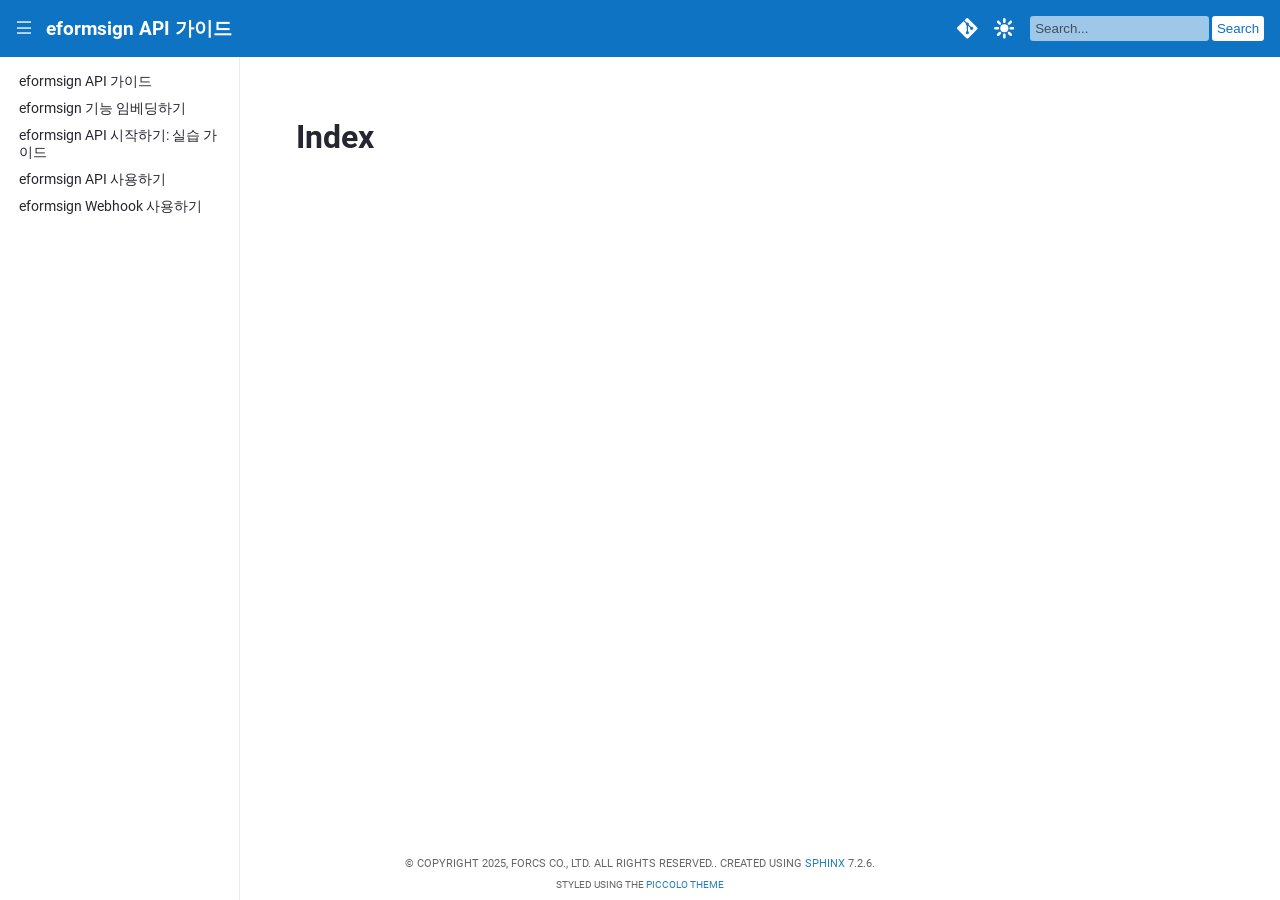
<file: docs/genindex.html>
<!DOCTYPE html>

<html lang="en" data-content_root="./">
  <head>
    <meta charset="utf-8" />
    <meta name="viewport" content="width=device-width, initial-scale=1.0" />
    <title>Index &#8212; eformsign API 가이드 2024.12.27 documentation</title>
    <link rel="stylesheet" href="_static/pygments.css" type="text/css" />
    <link rel="stylesheet" href="_static/basic_mod.css" type="text/css" />
    <link rel="stylesheet" href="_static/code-tabs.css" type="text/css" />
    <script src="_static/jquery.js?v=5d32c60e"></script>
    <script src="_static/_sphinx_javascript_frameworks_compat.js?v=2cd50e6c"></script>
    <script src="_static/documentation_options.js?v=5680ed0d"></script>
    <script src="_static/doctools.js?v=888ff710"></script>
    <script src="_static/sphinx_highlight.js?v=dc90522c"></script>
    <script src="_static/code-tabs.js?v=c983d12e"></script>
    <script src="_static/js/theme.js"></script>
    <script src="_static/js/petite-vue.js"></script>
    <link rel="index" title="Index" href="#" />
    <link rel="search" title="Search" href="search.html" /> 
  </head><body data-dark_mode_code_blocks="true">

<div id="top_nav">
    
        <div id="notification_banner" data-banner-hiding="temporary" v-show="!permanentlyHidden">
    <p v-if="visible" id="content"><a href="https://www.eformsign.com/">eformsign 바로가기</a></p>
    <a class="close" href="#" @click.prevent="toggleVisible()">[[ visible ? '&#x25B2; HIDE' : '&#x25BC; SHOW BANNER' ]]</a>
</div>

<script>
(function() {
    const topNav = document.querySelector('#top_nav')
    const notificationContent = document.querySelector('#notification_banner p#content').innerText
    const localStorageKey = 'readNotification'
    const bannerHiding = document.querySelector('#notification_banner').dataset['bannerHiding']
    const cssVariableName = '--navbarHeight'
    const rootElement = document.documentElement

    /*************************************************************************/
    // Local storage for remembering if the user has read the notification.

    function checkAlreadyRead() {
        return localStorage.getItem(localStorageKey) == notificationContent
    }

    function setRead() {
        localStorage.setItem(localStorageKey, notificationContent)
    }

    function clearRead() {
        localStorage.removeItem(localStorageKey)
    }

    const alreadyRead = checkAlreadyRead()
    const permanentlyHidden = alreadyRead && bannerHiding == 'permanent'

    /*************************************************************************/
    // Updating a CSS variable so other elements adjust to the nav bar height.

    function updateNavbarHeight() {
        // Only update it if the delta is significant. Otherwise it causes
        // unnecessary browser repaints.
        const documentStyles = getComputedStyle(rootElement)
        // We store the value in REM, so need to convert to pixels
        const currentValue = parseFloat(
            documentStyles.getPropertyValue(cssVariableName)
        ) * parseFloat(documentStyles.fontSize)

        const newValue = topNav.clientHeight

        if (newValue - 5 > currentValue) {
            console.log(`Updating ${cssVariableName} - overlapping`)
            rootElement.style.setProperty(
                cssVariableName, newValue + "px"
            );
        } else if (currentValue - newValue >= 30) {
            console.log(`Updating ${cssVariableName} - gap too large`)
            rootElement.style.setProperty(
                cssVariableName, newValue + "px"
            );
        }
    }

    /*************************************************************************/
    // After loading the page, and resizing the window, recalculate the nav bar
    // height.

    if (!permanentlyHidden) {
        // This height is approximately correct when there's a banner, so
        // shouldn't require any page reflow:
        rootElement.style.setProperty(
            '--navbarHeight', "5.5rem"
        );

        document.addEventListener("DOMContentLoaded", function() {
            updateNavbarHeight()
        });

        var interval = undefined

        window.addEventListener('resize', () => {
            if (interval) {
                clearTimeout(interval)
            }
            interval = setTimeout(() => {
                console.log("Finished resizing")
                updateNavbarHeight()
            }, 100)
        })
    }

    /*************************************************************************/

    PetiteVue.createApp({
        visible: !alreadyRead,
        permanentlyHidden: permanentlyHidden,
        bannerHiding: bannerHiding,
        $delimiters: ['[[', ']]'],
        toggleVisible() {
            this.visible = !this.visible

            if (this.visible) {
                clearRead()
            } else {
                setRead()
            }

            if (!this.visible && bannerHiding == 'permanent') {
                this.permanentlyHidden = true
            }

            // Run this after Vue has had time to update the DOM:
            setTimeout(
                updateNavbarHeight,
                0
            )
        }
    }).mount('#notification_banner')
})()
</script>
    

    <nav>
        
            
        

        <p id="toggle_sidebar">
            <a href="#" title="Toggle sidebar">|||</a>
        </p>
        <h1><a href="index.html" title="Go to homepage">eformsign API 가이드</a></h1>
            <a id="source_link" href="https://www.eformsign.com/">
    
        <svg width="100%" height="100%" viewBox="0 0 92 92" version="1.1" xmlns="http://www.w3.org/2000/svg" xmlns:xlink="http://www.w3.org/1999/xlink" xml:space="preserve" xmlns:serif="http://www.serif.com/" style="fill-rule:evenodd;clip-rule:evenodd;stroke-linejoin:round;stroke-miterlimit:2;">
            <path fill="white" d="M89.42,41.51l-39.794,-39.791c-2.29,-2.292 -6.006,-2.292 -8.299,-0l-8.263,8.264l10.481,10.482c2.437,-0.823 5.23,-0.271 7.171,1.67c1.952,1.954 2.5,4.771 1.657,7.216l10.102,10.102c2.444,-0.842 5.264,-0.298 7.215,1.657c2.729,2.728 2.729,7.148 0,9.876c-2.729,2.73 -7.148,2.73 -9.878,-0c-2.052,-2.053 -2.56,-5.067 -1.52,-7.595l-9.422,-9.422l-0.001,24.793c0.666,0.329 1.293,0.769 1.847,1.321c2.728,2.727 2.728,7.146 0,9.878c-2.728,2.727 -7.15,2.727 -9.876,-0c-2.728,-2.732 -2.728,-7.151 0,-9.878c0.675,-0.674 1.454,-1.183 2.287,-1.524l0,-25.023c-0.833,-0.34 -1.611,-0.846 -2.287,-1.524c-2.066,-2.065 -2.564,-5.098 -1.504,-7.635l-10.333,-10.335l-27.285,27.284c-2.291,2.294 -2.291,6.011 0,8.303l39.794,39.791c2.291,2.291 6.007,2.291 8.301,-0l39.607,-39.607c2.292,-2.293 2.292,-6.011 0,-8.303Z"/>
        </svg>
    
</a>
        

        <a id="mode_toggle" href="#" @click.prevent="handleClick" :title="mode">
    <template v-if="mode == 'light'">
        <svg width="100%" height="100%" viewBox="0 0 79 80" version="1.1" xmlns="http://www.w3.org/2000/svg" xmlns:xlink="http://www.w3.org/1999/xlink" xml:space="preserve" style="fill-rule:evenodd;clip-rule:evenodd;stroke-linejoin:round;stroke-miterlimit:2;"><g id="mode_light"><rect id="Bounds" x="0" y="-0" width="78.623" height="79.049" style="fill:none;"/><circle cx="39.311" cy="39.524" r="15.734" style="fill:#fff;"/><g id="beams"><g id="beam"><path id="beam1" serif:id="beam" d="M44.212,4.901c0,-2.705 -2.196,-4.901 -4.901,-4.901c-2.704,-0 -4.9,2.196 -4.9,4.901l-0,9.614c-0,2.705 2.196,4.901 4.9,4.901c2.705,0 4.901,-2.196 4.901,-4.901l0,-9.614Z" style="fill:#fff;"/></g><g id="beam2" serif:id="beam"><path id="beam3" serif:id="beam" d="M67.48,18.073c1.913,-1.912 1.913,-5.018 0,-6.931c-1.912,-1.912 -5.018,-1.912 -6.931,0l-6.798,6.799c-1.912,1.912 -1.912,5.018 0,6.931c1.913,1.912 5.018,1.912 6.931,-0l6.798,-6.799Z" style="fill:#fff;"/></g><g id="beam4" serif:id="beam"><path id="beam5" serif:id="beam" d="M25.728,61.108c1.912,-1.913 1.912,-5.018 -0,-6.931c-1.913,-1.913 -5.019,-1.913 -6.931,-0l-6.799,6.798c-1.912,1.913 -1.912,5.019 0,6.931c1.913,1.913 5.019,1.913 6.931,0l6.799,-6.798Z" style="fill:#fff;"/></g><g id="beam6" serif:id="beam"><path id="beam7" serif:id="beam" d="M60.682,54.177c-1.913,-1.913 -5.018,-1.913 -6.931,-0c-1.912,1.913 -1.912,5.018 0,6.931l6.798,6.798c1.913,1.913 5.019,1.913 6.931,0c1.913,-1.912 1.913,-5.018 0,-6.931l-6.798,-6.798Z" style="fill:#fff;"/></g><g id="beam8" serif:id="beam"><path id="beam9" serif:id="beam" d="M4.901,34.623c-2.705,0 -4.901,2.196 -4.901,4.901c0,2.705 2.196,4.901 4.901,4.901l9.614,0c2.705,0 4.901,-2.196 4.901,-4.901c0,-2.705 -2.196,-4.901 -4.901,-4.901l-9.614,0Z" style="fill:#fff;"/></g><g id="beam10" serif:id="beam"><path id="beam11" serif:id="beam" d="M44.212,64.534c0,-2.705 -2.196,-4.901 -4.901,-4.901c-2.704,-0 -4.9,2.196 -4.9,4.901l-0,9.614c-0,2.705 2.196,4.901 4.9,4.901c2.705,-0 4.901,-2.196 4.901,-4.901l0,-9.614Z" style="fill:#fff;"/></g><g id="beam12" serif:id="beam"><path id="beam13" serif:id="beam" d="M18.929,11.142c-1.912,-1.912 -5.018,-1.912 -6.931,0c-1.912,1.913 -1.912,5.019 0,6.931l6.799,6.799c1.912,1.912 5.018,1.912 6.931,-0c1.912,-1.913 1.912,-5.019 -0,-6.931l-6.799,-6.799Z" style="fill:#fff;"/></g><g id="beam14" serif:id="beam"><path id="beam15" serif:id="beam" d="M64.108,34.623c-2.705,0 -4.901,2.196 -4.901,4.901c-0,2.705 2.196,4.901 4.901,4.901l9.614,0c2.705,0 4.901,-2.196 4.901,-4.901c-0,-2.705 -2.196,-4.901 -4.901,-4.901l-9.614,0Z" style="fill:#fff;"/></g></g></g></svg>
    </template>

    <template v-if="mode == 'dark'">
        <svg width="100%" height="100%" viewBox="0 0 79 80" version="1.1" xmlns="http://www.w3.org/2000/svg" xmlns:xlink="http://www.w3.org/1999/xlink" xml:space="preserve" style="fill-rule:evenodd;clip-rule:evenodd;stroke-linejoin:round;stroke-miterlimit:2;"><g id="mode_dark"><rect id="Bounds" x="0" y="-0" width="78.623" height="79.049" style="fill:none;"/><circle cx="39.311" cy="39.524" r="15.734" style="fill:#fff;"/><g id="beams"><g id="beam"><path id="beam1" serif:id="beam" d="M44.212,14.515c0,-2.705 -2.196,-4.901 -4.901,-4.901c-2.704,0 -4.901,2.196 -4.901,4.901c0,2.705 2.197,4.901 4.901,4.901c2.705,0 4.901,-2.196 4.901,-4.901Z" style="fill:#fff;"/></g><g id="beam2" serif:id="beam"><path id="beam3" serif:id="beam" d="M60.662,24.892c1.902,-1.902 1.902,-4.99 0,-6.892l-0.04,-0.039c-1.901,-1.902 -4.989,-1.902 -6.891,-0c-1.901,1.901 -1.901,4.989 0,6.891l0.04,0.04c1.902,1.901 4.989,1.901 6.891,-0Z" style="fill:#fff;"/></g><g id="beam4" serif:id="beam"><path id="beam5" serif:id="beam" d="M25.732,61.103c1.91,-1.91 1.91,-5.011 0,-6.921l-0.009,-0.01c-1.91,-1.91 -5.012,-1.91 -6.921,-0c-1.91,1.91 -1.91,5.011 -0,6.921l0.01,0.01c1.909,1.91 5.011,1.91 6.92,-0Z" style="fill:#fff;"/></g><g id="beam6" serif:id="beam"><path id="beam7" serif:id="beam" d="M60.672,54.167c-1.907,-1.907 -5.004,-1.907 -6.911,0l-0.02,0.02c-1.907,1.907 -1.907,5.004 0,6.911c1.907,1.907 5.004,1.907 6.911,-0l0.02,-0.02c1.907,-1.907 1.907,-5.004 0,-6.911Z" style="fill:#fff;"/></g><g id="beam8" serif:id="beam"><path id="beam9" serif:id="beam" d="M14.52,34.623c-2.702,0 -4.896,2.194 -4.896,4.896l0,0.01c0,2.702 2.194,4.896 4.896,4.896c2.702,0 4.896,-2.194 4.896,-4.896l-0,-0.01c-0,-2.702 -2.194,-4.896 -4.896,-4.896Z" style="fill:#fff;"/></g><g id="beam10" serif:id="beam"><path id="beam11" serif:id="beam" d="M44.212,64.534c0,-2.705 -2.196,-4.901 -4.901,-4.901c-2.704,-0 -4.901,2.196 -4.901,4.901c0,2.704 2.197,4.9 4.901,4.9c2.705,0 4.901,-2.196 4.901,-4.9Z" style="fill:#fff;"/></g><g id="beam12" serif:id="beam"><path id="beam13" serif:id="beam" d="M25.73,17.943c-1.911,-1.911 -5.015,-1.911 -6.926,0l-0.005,0.005c-1.911,1.911 -1.911,5.015 0,6.926c1.911,1.911 5.015,1.911 6.926,0l0.005,-0.005c1.911,-1.911 1.911,-5.014 -0,-6.926Z" style="fill:#fff;"/></g><g id="beam14" serif:id="beam"><path id="beam15" serif:id="beam" d="M64.098,34.623c-2.699,0 -4.891,2.192 -4.891,4.892l-0,0.019c-0,2.699 2.192,4.891 4.891,4.891c2.7,0 4.892,-2.192 4.892,-4.891l0,-0.019c0,-2.7 -2.192,-4.892 -4.892,-4.892Z" style="fill:#fff;"/></g></g></g></svg>
    </template>

    <template v-if="mode == 'darkest'">
        <svg width="100%" height="100%" viewBox="0 0 79 80" version="1.1" xmlns="http://www.w3.org/2000/svg" xmlns:xlink="http://www.w3.org/1999/xlink" xml:space="preserve" style="fill-rule:evenodd;clip-rule:evenodd;stroke-linejoin:round;stroke-miterlimit:2;"><g id="mode_darkest"><rect id="Bounds" x="0" y="-0" width="78.623" height="79.049" style="fill:none;"/><path d="M39.315,23.791c8.684,-0 15.734,7.05 15.734,15.733c0,8.684 -7.05,15.734 -15.734,15.734c-8.683,0 -15.733,-7.05 -15.733,-15.734c-0,-8.683 7.05,-15.733 15.733,-15.733Zm0,4.737c6.069,0 10.997,4.927 10.997,10.996c-0,6.069 -4.928,10.996 -10.997,10.996c-6.068,0 -10.996,-4.927 -10.996,-10.996c0,-6.069 4.928,-10.996 10.996,-10.996Z" style="fill:#fff;"/><g id="beams"><g id="beam"><path id="beam1" serif:id="beam" d="M44.216,14.515c0,-2.705 -2.196,-4.901 -4.901,-4.901c-2.704,0 -4.9,2.196 -4.9,4.901c-0,2.705 2.196,4.901 4.9,4.901c2.705,0 4.901,-2.196 4.901,-4.901Z" style="fill:#fff;"/></g><g id="beam2" serif:id="beam"><path id="beam3" serif:id="beam" d="M60.666,24.892c1.902,-1.902 1.902,-4.99 0,-6.892l-0.04,-0.039c-1.901,-1.902 -4.989,-1.902 -6.891,-0c-1.901,1.901 -1.901,4.989 0,6.891l0.04,0.04c1.902,1.901 4.99,1.901 6.891,-0Z" style="fill:#fff;"/></g><g id="beam4" serif:id="beam"><path id="beam5" serif:id="beam" d="M25.737,61.103c1.909,-1.91 1.909,-5.011 -0,-6.921l-0.01,-0.01c-1.91,-1.91 -5.011,-1.91 -6.921,-0c-1.91,1.91 -1.91,5.011 -0,6.921l0.01,0.01c1.91,1.91 5.011,1.91 6.921,-0Z" style="fill:#fff;"/></g><g id="beam6" serif:id="beam"><path id="beam7" serif:id="beam" d="M60.676,54.167c-1.907,-1.907 -5.004,-1.907 -6.911,0l-0.02,0.02c-1.907,1.907 -1.907,5.004 0,6.911c1.907,1.907 5.004,1.907 6.911,-0l0.02,-0.02c1.907,-1.907 1.907,-5.004 0,-6.911Z" style="fill:#fff;"/></g><g id="beam8" serif:id="beam"><path id="beam9" serif:id="beam" d="M14.524,34.623c-2.702,0 -4.896,2.194 -4.896,4.896l0,0.01c0,2.702 2.194,4.896 4.896,4.896c2.702,0 4.896,-2.194 4.896,-4.896l0,-0.01c0,-2.702 -2.194,-4.896 -4.896,-4.896Z" style="fill:#fff;"/></g><g id="beam10" serif:id="beam"><path id="beam11" serif:id="beam" d="M44.216,64.534c0,-2.705 -2.196,-4.901 -4.901,-4.901c-2.704,-0 -4.9,2.196 -4.9,4.901c-0,2.704 2.196,4.9 4.9,4.9c2.705,0 4.901,-2.196 4.901,-4.9Z" style="fill:#fff;"/></g><g id="beam12" serif:id="beam"><path id="beam13" serif:id="beam" d="M25.734,17.943c-1.911,-1.911 -5.015,-1.911 -6.926,0l-0.005,0.005c-1.911,1.911 -1.911,5.015 0,6.926c1.911,1.911 5.015,1.911 6.926,0l0.005,-0.005c1.911,-1.911 1.911,-5.014 0,-6.926Z" style="fill:#fff;"/></g><g id="beam14" serif:id="beam"><path id="beam15" serif:id="beam" d="M64.103,34.623c-2.7,0 -4.892,2.192 -4.892,4.892l-0,0.019c-0,2.699 2.192,4.891 4.892,4.891c2.699,0 4.891,-2.192 4.891,-4.891l0,-0.019c0,-2.7 -2.192,-4.892 -4.891,-4.892Z" style="fill:#fff;"/></g></g></g></svg>
    </template>
</a>

<script>
(function() {
    const LOCAL_STORAGE_KEY = 'piccoloThemeMode'

    var initialMode = localStorage.getItem(LOCAL_STORAGE_KEY)

    if (initialMode) {
        // Make sure the value in local storage is valid
        if (['light', 'dark', 'darkest'].indexOf(initialMode) == -1) {
            initialMode = 'light'
            localStorage.setItem(LOCAL_STORAGE_KEY, initialMode)
        }
    } else {
        // Check if the client prefers dark mode
        if (window.matchMedia && window.matchMedia('(prefers-color-scheme: dark)').matches) {
            initialMode = 'dark'
        } else {
            initialMode = 'light'
        }
        localStorage.setItem(LOCAL_STORAGE_KEY, initialMode)
    }

    document.documentElement.dataset.mode = initialMode

    PetiteVue.createApp({
        'mode': initialMode,
        handleClick() {
            let currentMode = this.mode

            if (currentMode == 'light') {
                this.mode = 'dark'
            } else if (currentMode == 'dark') {
                this.mode = 'darkest'
            } else if (currentMode == 'darkest') {
                this.mode = 'light'
            }

            document.documentElement.dataset.mode = this.mode
            localStorage.setItem(LOCAL_STORAGE_KEY, this.mode)

            console.log(this.mode)
        }
    }).mount('#mode_toggle')
})()
</script>
            <p class="mobile_search_link">
                <a href="search.html" title="Search">
                    <svg xmlns="http://www.w3.org/2000/svg" viewBox="0 0 65 64" fill-rule="evenodd" stroke-linejoin="round" stroke-miterlimit="2">
                        <path d="M14.873 40.009c-2.315-3.943-3.642-8.532-3.642-13.429C11.231 11.91 23.141 0 37.811 0s26.58 11.91 26.58 26.58-11.91 26.58-26.58 26.58a26.44 26.44 0 0 1-14.277-4.161L9.739 62.794a3.12 3.12 0 0 1-4.413 0L.913 58.382c-1.217-1.218-1.217-3.196 0-4.413l13.96-13.96zM37.811 8.054c10.225 0 18.526 8.301 18.526 18.526s-8.301 18.526-18.526 18.526-18.526-8.301-18.526-18.526S27.586 8.054 37.811 8.054z" fill="#fff" />
                    </svg>
                </a>
            </p>
        

        <div class="searchbox_wrapper">
            
<div id="searchbox" style="display: none" role="search">
  <h3 id="searchlabel">Quick search</h3>
    <div class="searchformwrapper">
    <form class="search" action="search.html" method="get">
      <input type="text" name="q" aria-labelledby="searchlabel" autocomplete="off" autocorrect="off" autocapitalize="off" spellcheck="false"/>
      <input type="submit" value="Go" />
    </form>
    </div>
</div>
<script>document.getElementById('searchbox').style.display = "block"</script>
        </div>
    </nav>
</div>

    
      <div class="sphinxsidebar" role="navigation" aria-label="main navigation">
        <div class="sphinxsidebarwrapper"><ul>
<li class="toctree-l1"><a class="reference internal" href="help/eformsign_api_overview.html">eformsign API 가이드</a></li>
<li class="toctree-l1"><a class="reference internal" href="help/eformsign_embedding_v2.html">eformsign 기능 임베딩하기</a></li>
<li class="toctree-l1"><a class="reference internal" href="help/eformsign_api_quickstart.html">eformsign API 시작하기: 실습 가이드</a></li>
<li class="toctree-l1"><a class="reference internal" href="help/eformsign_api.html">eformsign API 사용하기</a></li>
<li class="toctree-l1"><a class="reference internal" href="help/eformsign_webhook.html">eformsign Webhook 사용하기</a></li>
</ul>

        </div>
      </div>


    <div class="document">
      <div class="documentwrapper">
        <div class="bodywrapper">
          <div class="body" role="main">
            

<h1 id="index">Index</h1>

<div class="genindex-jumpbox">
 
</div>


            <div class="clearer"></div>
          </div>
        </div>
      </div>
    

      <div class="clearer"></div>
    </div>
    <div class="button_nav_wrapper">
        <div class="button_nav">
            <div class="left">
                
            </div>

            <div class="right">
                
            </div>
        </div>
    </div>


    <div class="footer" role="contentinfo">
    &#169; Copyright 2025, FORCS CO., LTD. All rights reserved..
      Created using <a href="https://www.sphinx-doc.org/">Sphinx</a> 7.2.6.
    </div>

<p id="theme_credit">Styled using the <a href="https://github.com/piccolo-orm/piccolo_theme">Piccolo Theme</a></p>
  </body>
</html>
</file>
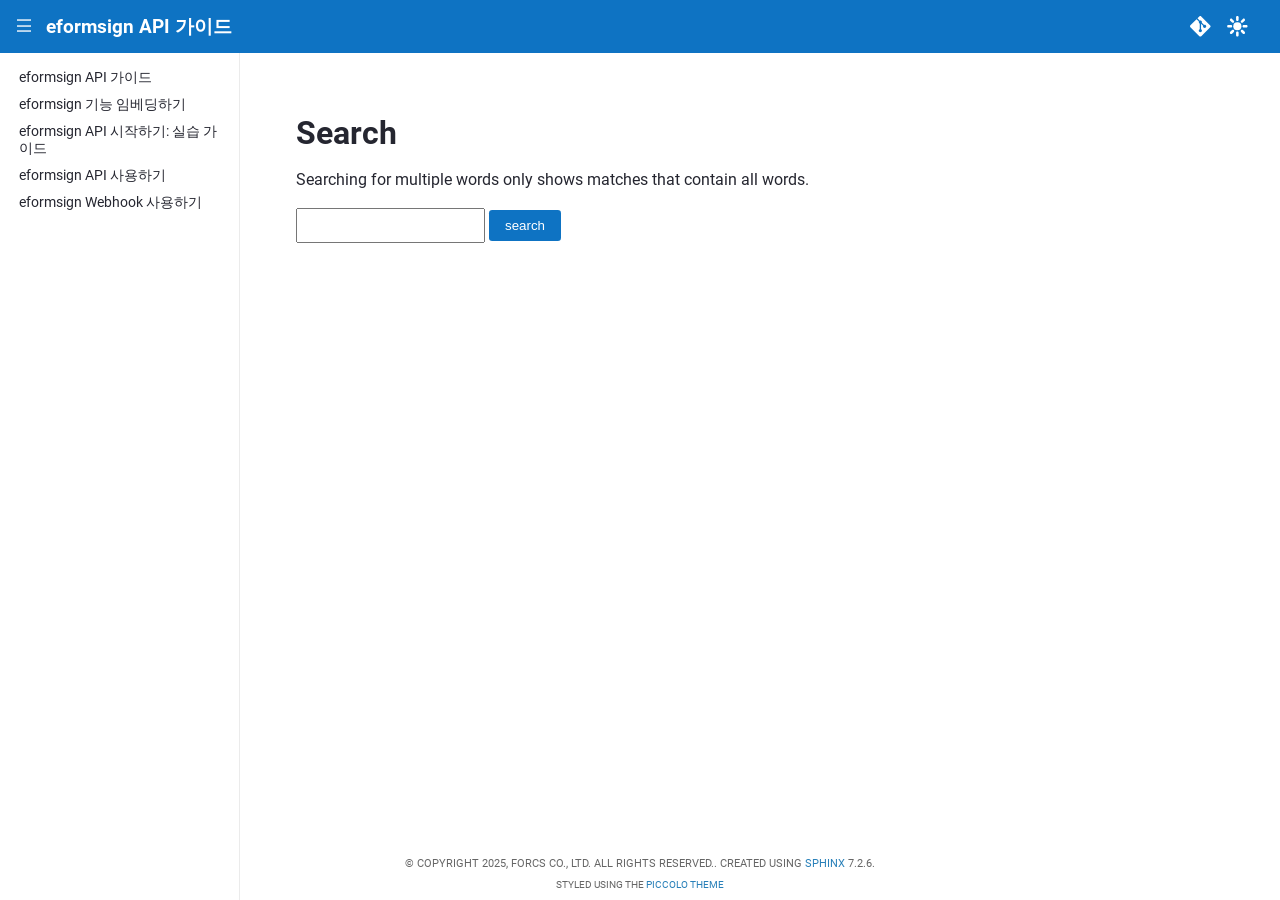
<file: docs/search.html>
<!DOCTYPE html>

<html lang="en" data-content_root="./">
  <head>
    <meta charset="utf-8" />
    <meta name="viewport" content="width=device-width, initial-scale=1.0" />
    <title>Search &#8212; eformsign API 가이드 2024.12.27 documentation</title>
    <link rel="stylesheet" href="_static/pygments.css" type="text/css" />
    <link rel="stylesheet" href="_static/basic_mod.css" type="text/css" />
    <link rel="stylesheet" href="_static/code-tabs.css" type="text/css" />
    
    <script src="_static/jquery.js?v=5d32c60e"></script>
    <script src="_static/_sphinx_javascript_frameworks_compat.js?v=2cd50e6c"></script>
    <script src="_static/documentation_options.js?v=5680ed0d"></script>
    <script src="_static/doctools.js?v=888ff710"></script>
    <script src="_static/sphinx_highlight.js?v=dc90522c"></script>
    <script src="_static/code-tabs.js?v=c983d12e"></script>
    <script src="_static/js/theme.js"></script>
    <script src="_static/js/petite-vue.js"></script>
    <script src="_static/searchtools.js"></script>
    <script src="_static/language_data.js"></script>
    <link rel="index" title="Index" href="genindex.html" />
    <link rel="search" title="Search" href="#" />
  <script src="searchindex.js" defer></script>
   

  </head><body data-dark_mode_code_blocks="true">

<div id="top_nav">
    
        <div id="notification_banner" data-banner-hiding="temporary" v-show="!permanentlyHidden">
    <p v-if="visible" id="content"><a href="https://www.eformsign.com/">eformsign 바로가기</a></p>
    <a class="close" href="#" @click.prevent="toggleVisible()">[[ visible ? '&#x25B2; HIDE' : '&#x25BC; SHOW BANNER' ]]</a>
</div>

<script>
(function() {
    const topNav = document.querySelector('#top_nav')
    const notificationContent = document.querySelector('#notification_banner p#content').innerText
    const localStorageKey = 'readNotification'
    const bannerHiding = document.querySelector('#notification_banner').dataset['bannerHiding']
    const cssVariableName = '--navbarHeight'
    const rootElement = document.documentElement

    /*************************************************************************/
    // Local storage for remembering if the user has read the notification.

    function checkAlreadyRead() {
        return localStorage.getItem(localStorageKey) == notificationContent
    }

    function setRead() {
        localStorage.setItem(localStorageKey, notificationContent)
    }

    function clearRead() {
        localStorage.removeItem(localStorageKey)
    }

    const alreadyRead = checkAlreadyRead()
    const permanentlyHidden = alreadyRead && bannerHiding == 'permanent'

    /*************************************************************************/
    // Updating a CSS variable so other elements adjust to the nav bar height.

    function updateNavbarHeight() {
        // Only update it if the delta is significant. Otherwise it causes
        // unnecessary browser repaints.
        const documentStyles = getComputedStyle(rootElement)
        // We store the value in REM, so need to convert to pixels
        const currentValue = parseFloat(
            documentStyles.getPropertyValue(cssVariableName)
        ) * parseFloat(documentStyles.fontSize)

        const newValue = topNav.clientHeight

        if (newValue - 5 > currentValue) {
            console.log(`Updating ${cssVariableName} - overlapping`)
            rootElement.style.setProperty(
                cssVariableName, newValue + "px"
            );
        } else if (currentValue - newValue >= 30) {
            console.log(`Updating ${cssVariableName} - gap too large`)
            rootElement.style.setProperty(
                cssVariableName, newValue + "px"
            );
        }
    }

    /*************************************************************************/
    // After loading the page, and resizing the window, recalculate the nav bar
    // height.

    if (!permanentlyHidden) {
        // This height is approximately correct when there's a banner, so
        // shouldn't require any page reflow:
        rootElement.style.setProperty(
            '--navbarHeight', "5.5rem"
        );

        document.addEventListener("DOMContentLoaded", function() {
            updateNavbarHeight()
        });

        var interval = undefined

        window.addEventListener('resize', () => {
            if (interval) {
                clearTimeout(interval)
            }
            interval = setTimeout(() => {
                console.log("Finished resizing")
                updateNavbarHeight()
            }, 100)
        })
    }

    /*************************************************************************/

    PetiteVue.createApp({
        visible: !alreadyRead,
        permanentlyHidden: permanentlyHidden,
        bannerHiding: bannerHiding,
        $delimiters: ['[[', ']]'],
        toggleVisible() {
            this.visible = !this.visible

            if (this.visible) {
                clearRead()
            } else {
                setRead()
            }

            if (!this.visible && bannerHiding == 'permanent') {
                this.permanentlyHidden = true
            }

            // Run this after Vue has had time to update the DOM:
            setTimeout(
                updateNavbarHeight,
                0
            )
        }
    }).mount('#notification_banner')
})()
</script>
    

    <nav>
        
            
        

        <p id="toggle_sidebar">
            <a href="#" title="Toggle sidebar">|||</a>
        </p>
        <h1><a href="index.html" title="Go to homepage">eformsign API 가이드</a></h1>
            <a id="source_link" href="https://www.eformsign.com/">
    
        <svg width="100%" height="100%" viewBox="0 0 92 92" version="1.1" xmlns="http://www.w3.org/2000/svg" xmlns:xlink="http://www.w3.org/1999/xlink" xml:space="preserve" xmlns:serif="http://www.serif.com/" style="fill-rule:evenodd;clip-rule:evenodd;stroke-linejoin:round;stroke-miterlimit:2;">
            <path fill="white" d="M89.42,41.51l-39.794,-39.791c-2.29,-2.292 -6.006,-2.292 -8.299,-0l-8.263,8.264l10.481,10.482c2.437,-0.823 5.23,-0.271 7.171,1.67c1.952,1.954 2.5,4.771 1.657,7.216l10.102,10.102c2.444,-0.842 5.264,-0.298 7.215,1.657c2.729,2.728 2.729,7.148 0,9.876c-2.729,2.73 -7.148,2.73 -9.878,-0c-2.052,-2.053 -2.56,-5.067 -1.52,-7.595l-9.422,-9.422l-0.001,24.793c0.666,0.329 1.293,0.769 1.847,1.321c2.728,2.727 2.728,7.146 0,9.878c-2.728,2.727 -7.15,2.727 -9.876,-0c-2.728,-2.732 -2.728,-7.151 0,-9.878c0.675,-0.674 1.454,-1.183 2.287,-1.524l0,-25.023c-0.833,-0.34 -1.611,-0.846 -2.287,-1.524c-2.066,-2.065 -2.564,-5.098 -1.504,-7.635l-10.333,-10.335l-27.285,27.284c-2.291,2.294 -2.291,6.011 0,8.303l39.794,39.791c2.291,2.291 6.007,2.291 8.301,-0l39.607,-39.607c2.292,-2.293 2.292,-6.011 0,-8.303Z"/>
        </svg>
    
</a>
        

        <a id="mode_toggle" href="#" @click.prevent="handleClick" :title="mode">
    <template v-if="mode == 'light'">
        <svg width="100%" height="100%" viewBox="0 0 79 80" version="1.1" xmlns="http://www.w3.org/2000/svg" xmlns:xlink="http://www.w3.org/1999/xlink" xml:space="preserve" style="fill-rule:evenodd;clip-rule:evenodd;stroke-linejoin:round;stroke-miterlimit:2;"><g id="mode_light"><rect id="Bounds" x="0" y="-0" width="78.623" height="79.049" style="fill:none;"/><circle cx="39.311" cy="39.524" r="15.734" style="fill:#fff;"/><g id="beams"><g id="beam"><path id="beam1" serif:id="beam" d="M44.212,4.901c0,-2.705 -2.196,-4.901 -4.901,-4.901c-2.704,-0 -4.9,2.196 -4.9,4.901l-0,9.614c-0,2.705 2.196,4.901 4.9,4.901c2.705,0 4.901,-2.196 4.901,-4.901l0,-9.614Z" style="fill:#fff;"/></g><g id="beam2" serif:id="beam"><path id="beam3" serif:id="beam" d="M67.48,18.073c1.913,-1.912 1.913,-5.018 0,-6.931c-1.912,-1.912 -5.018,-1.912 -6.931,0l-6.798,6.799c-1.912,1.912 -1.912,5.018 0,6.931c1.913,1.912 5.018,1.912 6.931,-0l6.798,-6.799Z" style="fill:#fff;"/></g><g id="beam4" serif:id="beam"><path id="beam5" serif:id="beam" d="M25.728,61.108c1.912,-1.913 1.912,-5.018 -0,-6.931c-1.913,-1.913 -5.019,-1.913 -6.931,-0l-6.799,6.798c-1.912,1.913 -1.912,5.019 0,6.931c1.913,1.913 5.019,1.913 6.931,0l6.799,-6.798Z" style="fill:#fff;"/></g><g id="beam6" serif:id="beam"><path id="beam7" serif:id="beam" d="M60.682,54.177c-1.913,-1.913 -5.018,-1.913 -6.931,-0c-1.912,1.913 -1.912,5.018 0,6.931l6.798,6.798c1.913,1.913 5.019,1.913 6.931,0c1.913,-1.912 1.913,-5.018 0,-6.931l-6.798,-6.798Z" style="fill:#fff;"/></g><g id="beam8" serif:id="beam"><path id="beam9" serif:id="beam" d="M4.901,34.623c-2.705,0 -4.901,2.196 -4.901,4.901c0,2.705 2.196,4.901 4.901,4.901l9.614,0c2.705,0 4.901,-2.196 4.901,-4.901c0,-2.705 -2.196,-4.901 -4.901,-4.901l-9.614,0Z" style="fill:#fff;"/></g><g id="beam10" serif:id="beam"><path id="beam11" serif:id="beam" d="M44.212,64.534c0,-2.705 -2.196,-4.901 -4.901,-4.901c-2.704,-0 -4.9,2.196 -4.9,4.901l-0,9.614c-0,2.705 2.196,4.901 4.9,4.901c2.705,-0 4.901,-2.196 4.901,-4.901l0,-9.614Z" style="fill:#fff;"/></g><g id="beam12" serif:id="beam"><path id="beam13" serif:id="beam" d="M18.929,11.142c-1.912,-1.912 -5.018,-1.912 -6.931,0c-1.912,1.913 -1.912,5.019 0,6.931l6.799,6.799c1.912,1.912 5.018,1.912 6.931,-0c1.912,-1.913 1.912,-5.019 -0,-6.931l-6.799,-6.799Z" style="fill:#fff;"/></g><g id="beam14" serif:id="beam"><path id="beam15" serif:id="beam" d="M64.108,34.623c-2.705,0 -4.901,2.196 -4.901,4.901c-0,2.705 2.196,4.901 4.901,4.901l9.614,0c2.705,0 4.901,-2.196 4.901,-4.901c-0,-2.705 -2.196,-4.901 -4.901,-4.901l-9.614,0Z" style="fill:#fff;"/></g></g></g></svg>
    </template>

    <template v-if="mode == 'dark'">
        <svg width="100%" height="100%" viewBox="0 0 79 80" version="1.1" xmlns="http://www.w3.org/2000/svg" xmlns:xlink="http://www.w3.org/1999/xlink" xml:space="preserve" style="fill-rule:evenodd;clip-rule:evenodd;stroke-linejoin:round;stroke-miterlimit:2;"><g id="mode_dark"><rect id="Bounds" x="0" y="-0" width="78.623" height="79.049" style="fill:none;"/><circle cx="39.311" cy="39.524" r="15.734" style="fill:#fff;"/><g id="beams"><g id="beam"><path id="beam1" serif:id="beam" d="M44.212,14.515c0,-2.705 -2.196,-4.901 -4.901,-4.901c-2.704,0 -4.901,2.196 -4.901,4.901c0,2.705 2.197,4.901 4.901,4.901c2.705,0 4.901,-2.196 4.901,-4.901Z" style="fill:#fff;"/></g><g id="beam2" serif:id="beam"><path id="beam3" serif:id="beam" d="M60.662,24.892c1.902,-1.902 1.902,-4.99 0,-6.892l-0.04,-0.039c-1.901,-1.902 -4.989,-1.902 -6.891,-0c-1.901,1.901 -1.901,4.989 0,6.891l0.04,0.04c1.902,1.901 4.989,1.901 6.891,-0Z" style="fill:#fff;"/></g><g id="beam4" serif:id="beam"><path id="beam5" serif:id="beam" d="M25.732,61.103c1.91,-1.91 1.91,-5.011 0,-6.921l-0.009,-0.01c-1.91,-1.91 -5.012,-1.91 -6.921,-0c-1.91,1.91 -1.91,5.011 -0,6.921l0.01,0.01c1.909,1.91 5.011,1.91 6.92,-0Z" style="fill:#fff;"/></g><g id="beam6" serif:id="beam"><path id="beam7" serif:id="beam" d="M60.672,54.167c-1.907,-1.907 -5.004,-1.907 -6.911,0l-0.02,0.02c-1.907,1.907 -1.907,5.004 0,6.911c1.907,1.907 5.004,1.907 6.911,-0l0.02,-0.02c1.907,-1.907 1.907,-5.004 0,-6.911Z" style="fill:#fff;"/></g><g id="beam8" serif:id="beam"><path id="beam9" serif:id="beam" d="M14.52,34.623c-2.702,0 -4.896,2.194 -4.896,4.896l0,0.01c0,2.702 2.194,4.896 4.896,4.896c2.702,0 4.896,-2.194 4.896,-4.896l-0,-0.01c-0,-2.702 -2.194,-4.896 -4.896,-4.896Z" style="fill:#fff;"/></g><g id="beam10" serif:id="beam"><path id="beam11" serif:id="beam" d="M44.212,64.534c0,-2.705 -2.196,-4.901 -4.901,-4.901c-2.704,-0 -4.901,2.196 -4.901,4.901c0,2.704 2.197,4.9 4.901,4.9c2.705,0 4.901,-2.196 4.901,-4.9Z" style="fill:#fff;"/></g><g id="beam12" serif:id="beam"><path id="beam13" serif:id="beam" d="M25.73,17.943c-1.911,-1.911 -5.015,-1.911 -6.926,0l-0.005,0.005c-1.911,1.911 -1.911,5.015 0,6.926c1.911,1.911 5.015,1.911 6.926,0l0.005,-0.005c1.911,-1.911 1.911,-5.014 -0,-6.926Z" style="fill:#fff;"/></g><g id="beam14" serif:id="beam"><path id="beam15" serif:id="beam" d="M64.098,34.623c-2.699,0 -4.891,2.192 -4.891,4.892l-0,0.019c-0,2.699 2.192,4.891 4.891,4.891c2.7,0 4.892,-2.192 4.892,-4.891l0,-0.019c0,-2.7 -2.192,-4.892 -4.892,-4.892Z" style="fill:#fff;"/></g></g></g></svg>
    </template>

    <template v-if="mode == 'darkest'">
        <svg width="100%" height="100%" viewBox="0 0 79 80" version="1.1" xmlns="http://www.w3.org/2000/svg" xmlns:xlink="http://www.w3.org/1999/xlink" xml:space="preserve" style="fill-rule:evenodd;clip-rule:evenodd;stroke-linejoin:round;stroke-miterlimit:2;"><g id="mode_darkest"><rect id="Bounds" x="0" y="-0" width="78.623" height="79.049" style="fill:none;"/><path d="M39.315,23.791c8.684,-0 15.734,7.05 15.734,15.733c0,8.684 -7.05,15.734 -15.734,15.734c-8.683,0 -15.733,-7.05 -15.733,-15.734c-0,-8.683 7.05,-15.733 15.733,-15.733Zm0,4.737c6.069,0 10.997,4.927 10.997,10.996c-0,6.069 -4.928,10.996 -10.997,10.996c-6.068,0 -10.996,-4.927 -10.996,-10.996c0,-6.069 4.928,-10.996 10.996,-10.996Z" style="fill:#fff;"/><g id="beams"><g id="beam"><path id="beam1" serif:id="beam" d="M44.216,14.515c0,-2.705 -2.196,-4.901 -4.901,-4.901c-2.704,0 -4.9,2.196 -4.9,4.901c-0,2.705 2.196,4.901 4.9,4.901c2.705,0 4.901,-2.196 4.901,-4.901Z" style="fill:#fff;"/></g><g id="beam2" serif:id="beam"><path id="beam3" serif:id="beam" d="M60.666,24.892c1.902,-1.902 1.902,-4.99 0,-6.892l-0.04,-0.039c-1.901,-1.902 -4.989,-1.902 -6.891,-0c-1.901,1.901 -1.901,4.989 0,6.891l0.04,0.04c1.902,1.901 4.99,1.901 6.891,-0Z" style="fill:#fff;"/></g><g id="beam4" serif:id="beam"><path id="beam5" serif:id="beam" d="M25.737,61.103c1.909,-1.91 1.909,-5.011 -0,-6.921l-0.01,-0.01c-1.91,-1.91 -5.011,-1.91 -6.921,-0c-1.91,1.91 -1.91,5.011 -0,6.921l0.01,0.01c1.91,1.91 5.011,1.91 6.921,-0Z" style="fill:#fff;"/></g><g id="beam6" serif:id="beam"><path id="beam7" serif:id="beam" d="M60.676,54.167c-1.907,-1.907 -5.004,-1.907 -6.911,0l-0.02,0.02c-1.907,1.907 -1.907,5.004 0,6.911c1.907,1.907 5.004,1.907 6.911,-0l0.02,-0.02c1.907,-1.907 1.907,-5.004 0,-6.911Z" style="fill:#fff;"/></g><g id="beam8" serif:id="beam"><path id="beam9" serif:id="beam" d="M14.524,34.623c-2.702,0 -4.896,2.194 -4.896,4.896l0,0.01c0,2.702 2.194,4.896 4.896,4.896c2.702,0 4.896,-2.194 4.896,-4.896l0,-0.01c0,-2.702 -2.194,-4.896 -4.896,-4.896Z" style="fill:#fff;"/></g><g id="beam10" serif:id="beam"><path id="beam11" serif:id="beam" d="M44.216,64.534c0,-2.705 -2.196,-4.901 -4.901,-4.901c-2.704,-0 -4.9,2.196 -4.9,4.901c-0,2.704 2.196,4.9 4.9,4.9c2.705,0 4.901,-2.196 4.901,-4.9Z" style="fill:#fff;"/></g><g id="beam12" serif:id="beam"><path id="beam13" serif:id="beam" d="M25.734,17.943c-1.911,-1.911 -5.015,-1.911 -6.926,0l-0.005,0.005c-1.911,1.911 -1.911,5.015 0,6.926c1.911,1.911 5.015,1.911 6.926,0l0.005,-0.005c1.911,-1.911 1.911,-5.014 0,-6.926Z" style="fill:#fff;"/></g><g id="beam14" serif:id="beam"><path id="beam15" serif:id="beam" d="M64.103,34.623c-2.7,0 -4.892,2.192 -4.892,4.892l-0,0.019c-0,2.699 2.192,4.891 4.892,4.891c2.699,0 4.891,-2.192 4.891,-4.891l0,-0.019c0,-2.7 -2.192,-4.892 -4.891,-4.892Z" style="fill:#fff;"/></g></g></g></svg>
    </template>
</a>

<script>
(function() {
    const LOCAL_STORAGE_KEY = 'piccoloThemeMode'

    var initialMode = localStorage.getItem(LOCAL_STORAGE_KEY)

    if (initialMode) {
        // Make sure the value in local storage is valid
        if (['light', 'dark', 'darkest'].indexOf(initialMode) == -1) {
            initialMode = 'light'
            localStorage.setItem(LOCAL_STORAGE_KEY, initialMode)
        }
    } else {
        // Check if the client prefers dark mode
        if (window.matchMedia && window.matchMedia('(prefers-color-scheme: dark)').matches) {
            initialMode = 'dark'
        } else {
            initialMode = 'light'
        }
        localStorage.setItem(LOCAL_STORAGE_KEY, initialMode)
    }

    document.documentElement.dataset.mode = initialMode

    PetiteVue.createApp({
        'mode': initialMode,
        handleClick() {
            let currentMode = this.mode

            if (currentMode == 'light') {
                this.mode = 'dark'
            } else if (currentMode == 'dark') {
                this.mode = 'darkest'
            } else if (currentMode == 'darkest') {
                this.mode = 'light'
            }

            document.documentElement.dataset.mode = this.mode
            localStorage.setItem(LOCAL_STORAGE_KEY, this.mode)

            console.log(this.mode)
        }
    }).mount('#mode_toggle')
})()
</script>

        <div class="searchbox_wrapper">
            
        </div>
    </nav>
</div>

    
      <div class="sphinxsidebar" role="navigation" aria-label="main navigation">
        <div class="sphinxsidebarwrapper"><ul>
<li class="toctree-l1"><a class="reference internal" href="help/eformsign_api_overview.html">eformsign API 가이드</a></li>
<li class="toctree-l1"><a class="reference internal" href="help/eformsign_embedding_v2.html">eformsign 기능 임베딩하기</a></li>
<li class="toctree-l1"><a class="reference internal" href="help/eformsign_api_quickstart.html">eformsign API 시작하기: 실습 가이드</a></li>
<li class="toctree-l1"><a class="reference internal" href="help/eformsign_api.html">eformsign API 사용하기</a></li>
<li class="toctree-l1"><a class="reference internal" href="help/eformsign_webhook.html">eformsign Webhook 사용하기</a></li>
</ul>

        </div>
      </div>


    <div class="document">
      <div class="documentwrapper">
        <div class="bodywrapper">
          <div class="body" role="main">
            
  <h1 id="search-documentation">Search</h1>
  
  <noscript>
  <div class="admonition warning">
  <p>
    Please activate JavaScript to enable the search
    functionality.
  </p>
  </div>
  </noscript>
  
  
  <p>
    Searching for multiple words only shows matches that contain
    all words.
  </p>
  
  
  <form action="" method="get">
    <input type="text" name="q" aria-labelledby="search-documentation" value="" autocomplete="off" autocorrect="off" autocapitalize="off" spellcheck="false"/>
    <input type="submit" value="search" />
    <span id="search-progress" style="padding-left: 10px"></span>
  </form>
  
  
  
  <div id="search-results">
  
  </div>
  

            <div class="clearer"></div>
          </div>
        </div>
      </div>
    

      <div class="clearer"></div>
    </div>
    <div class="button_nav_wrapper">
        <div class="button_nav">
            <div class="left">
                
            </div>

            <div class="right">
                
            </div>
        </div>
    </div>


    <div class="footer" role="contentinfo">
    &#169; Copyright 2025, FORCS CO., LTD. All rights reserved..
      Created using <a href="https://www.sphinx-doc.org/">Sphinx</a> 7.2.6.
    </div>

<p id="theme_credit">Styled using the <a href="https://github.com/piccolo-orm/piccolo_theme">Piccolo Theme</a></p>
  </body>
</html>
</file>
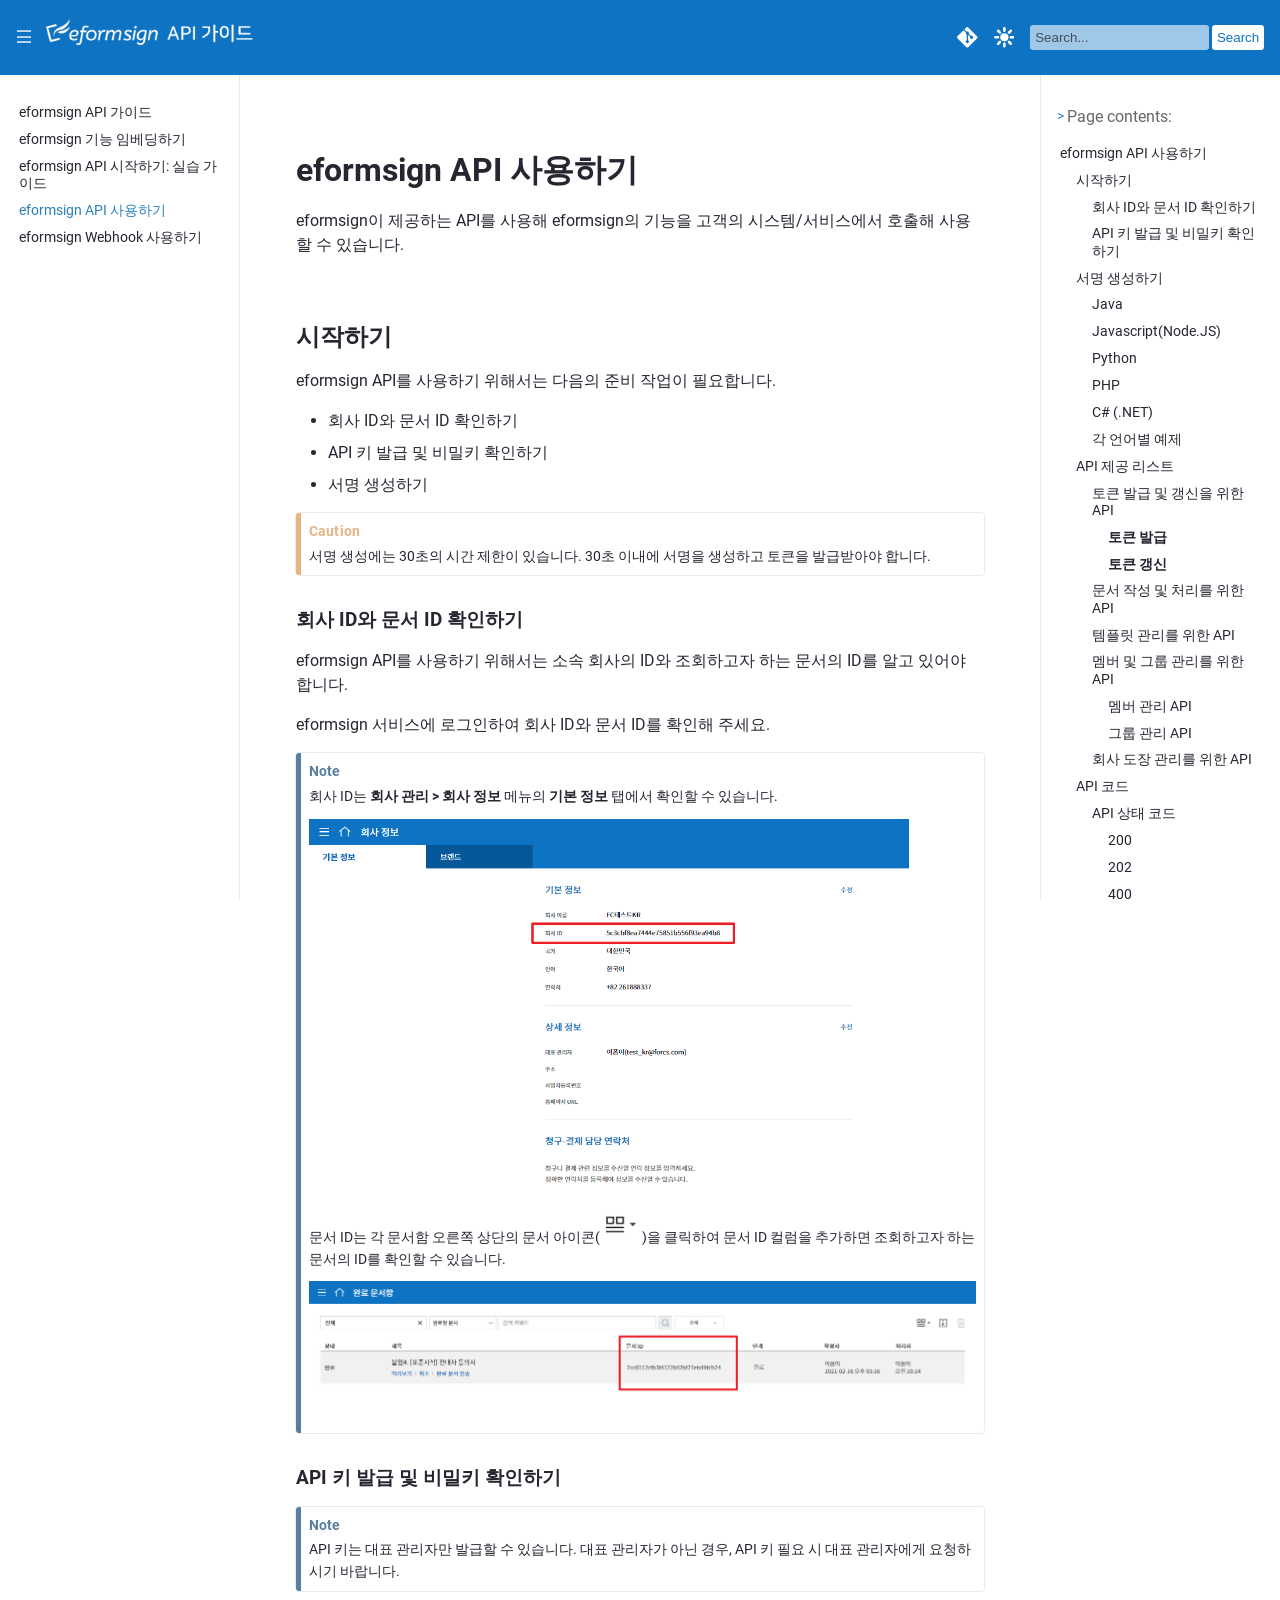
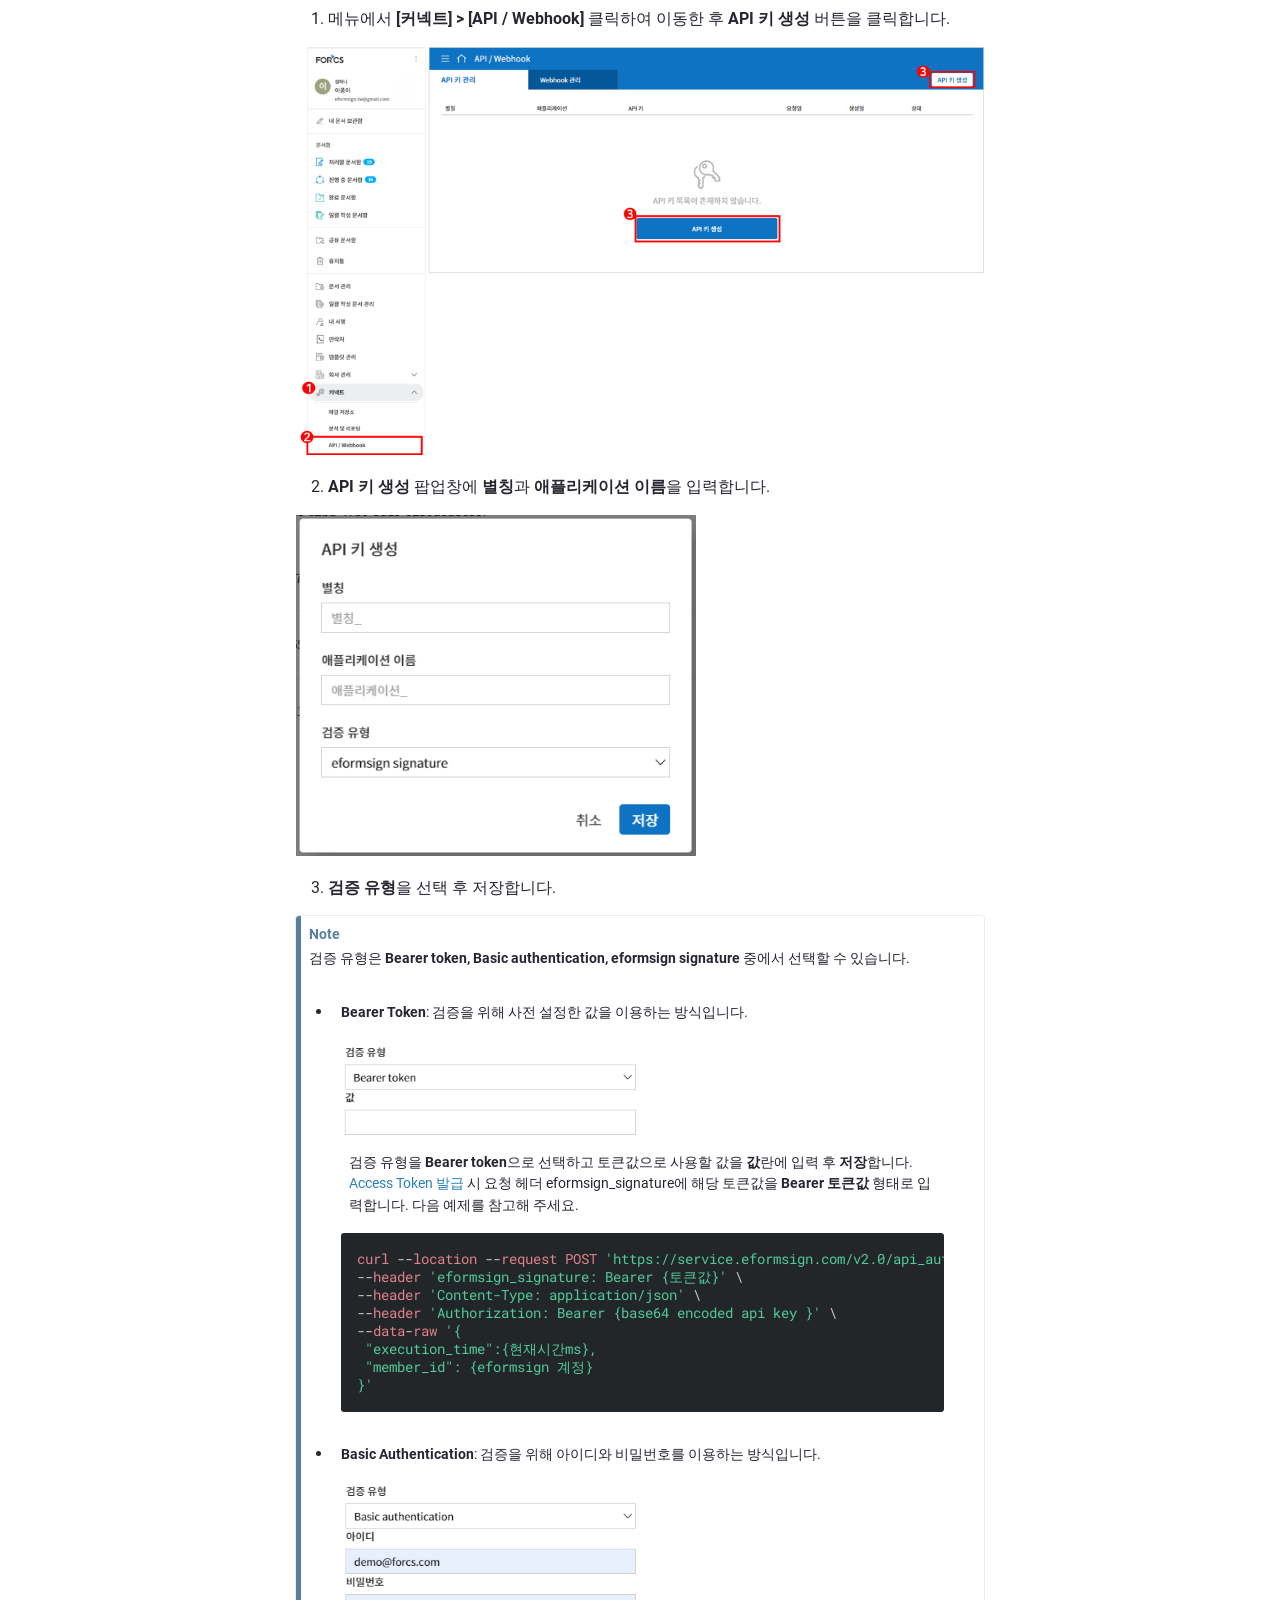
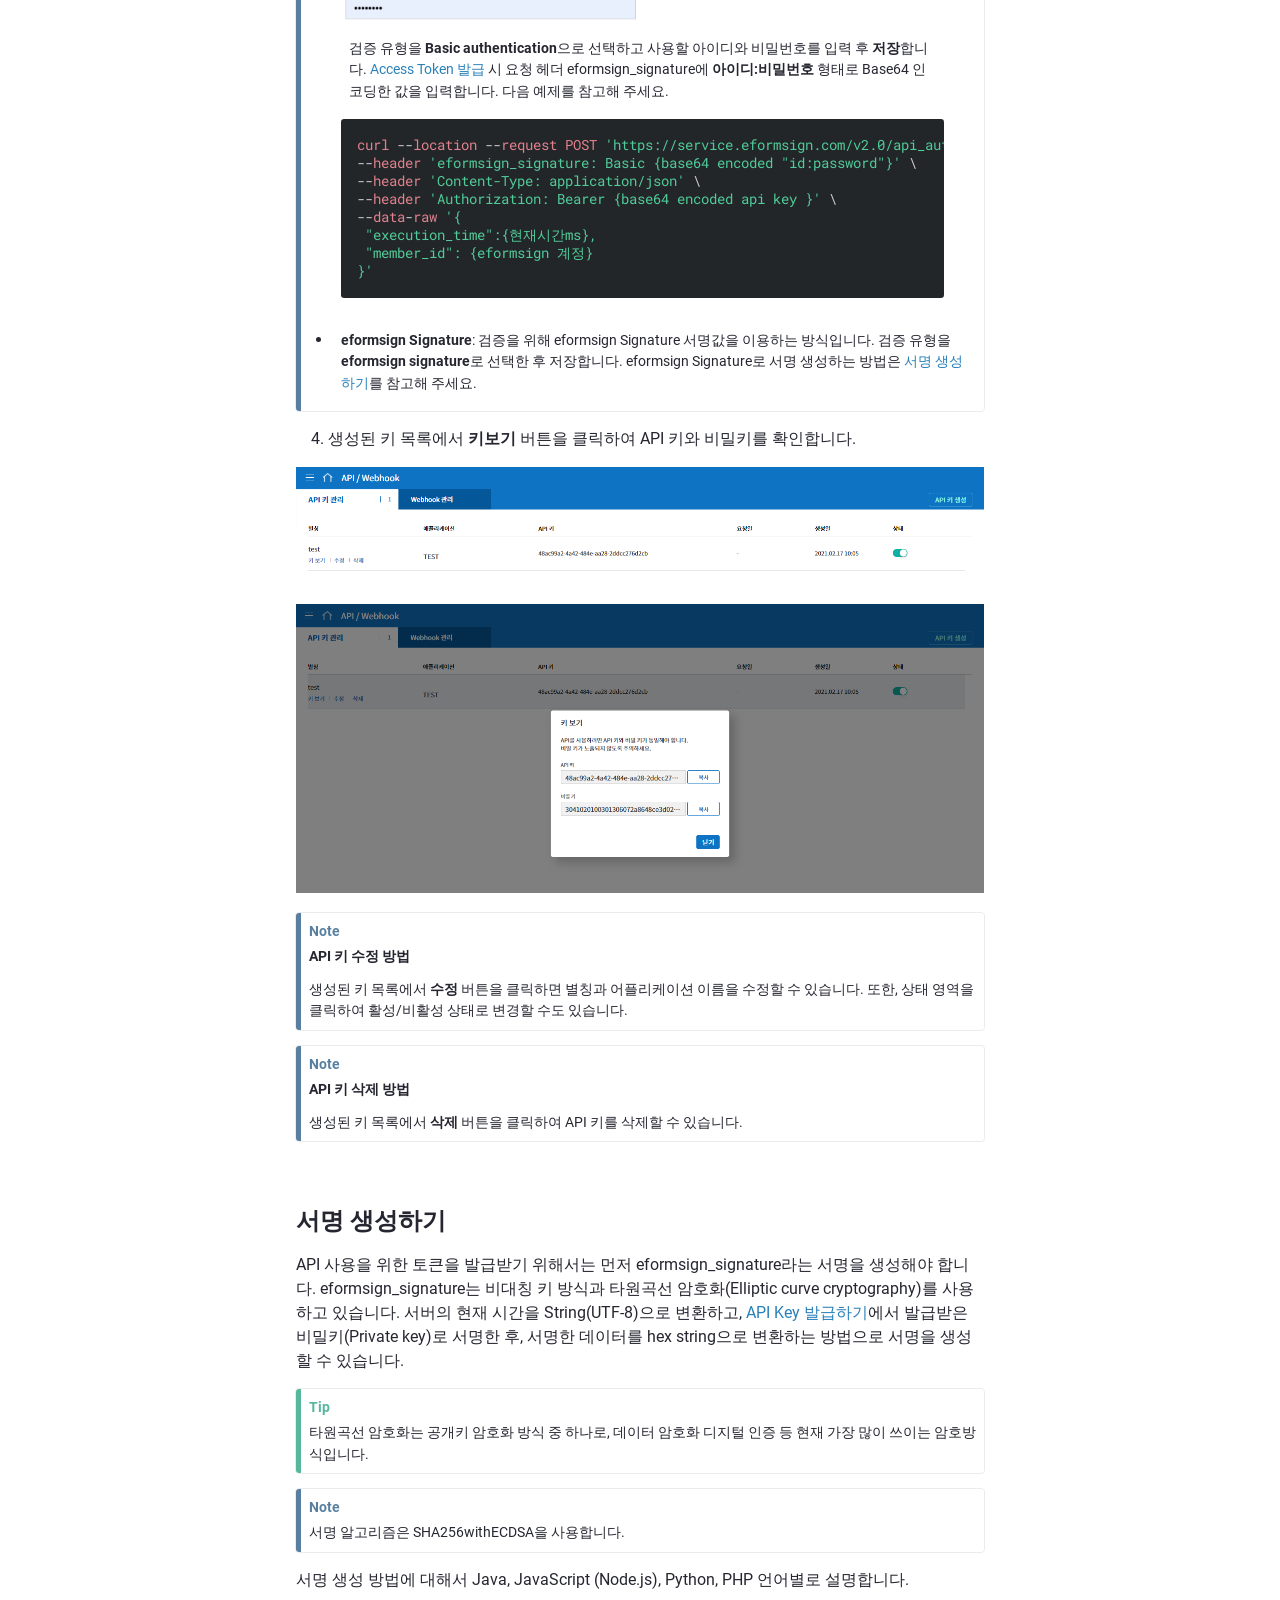
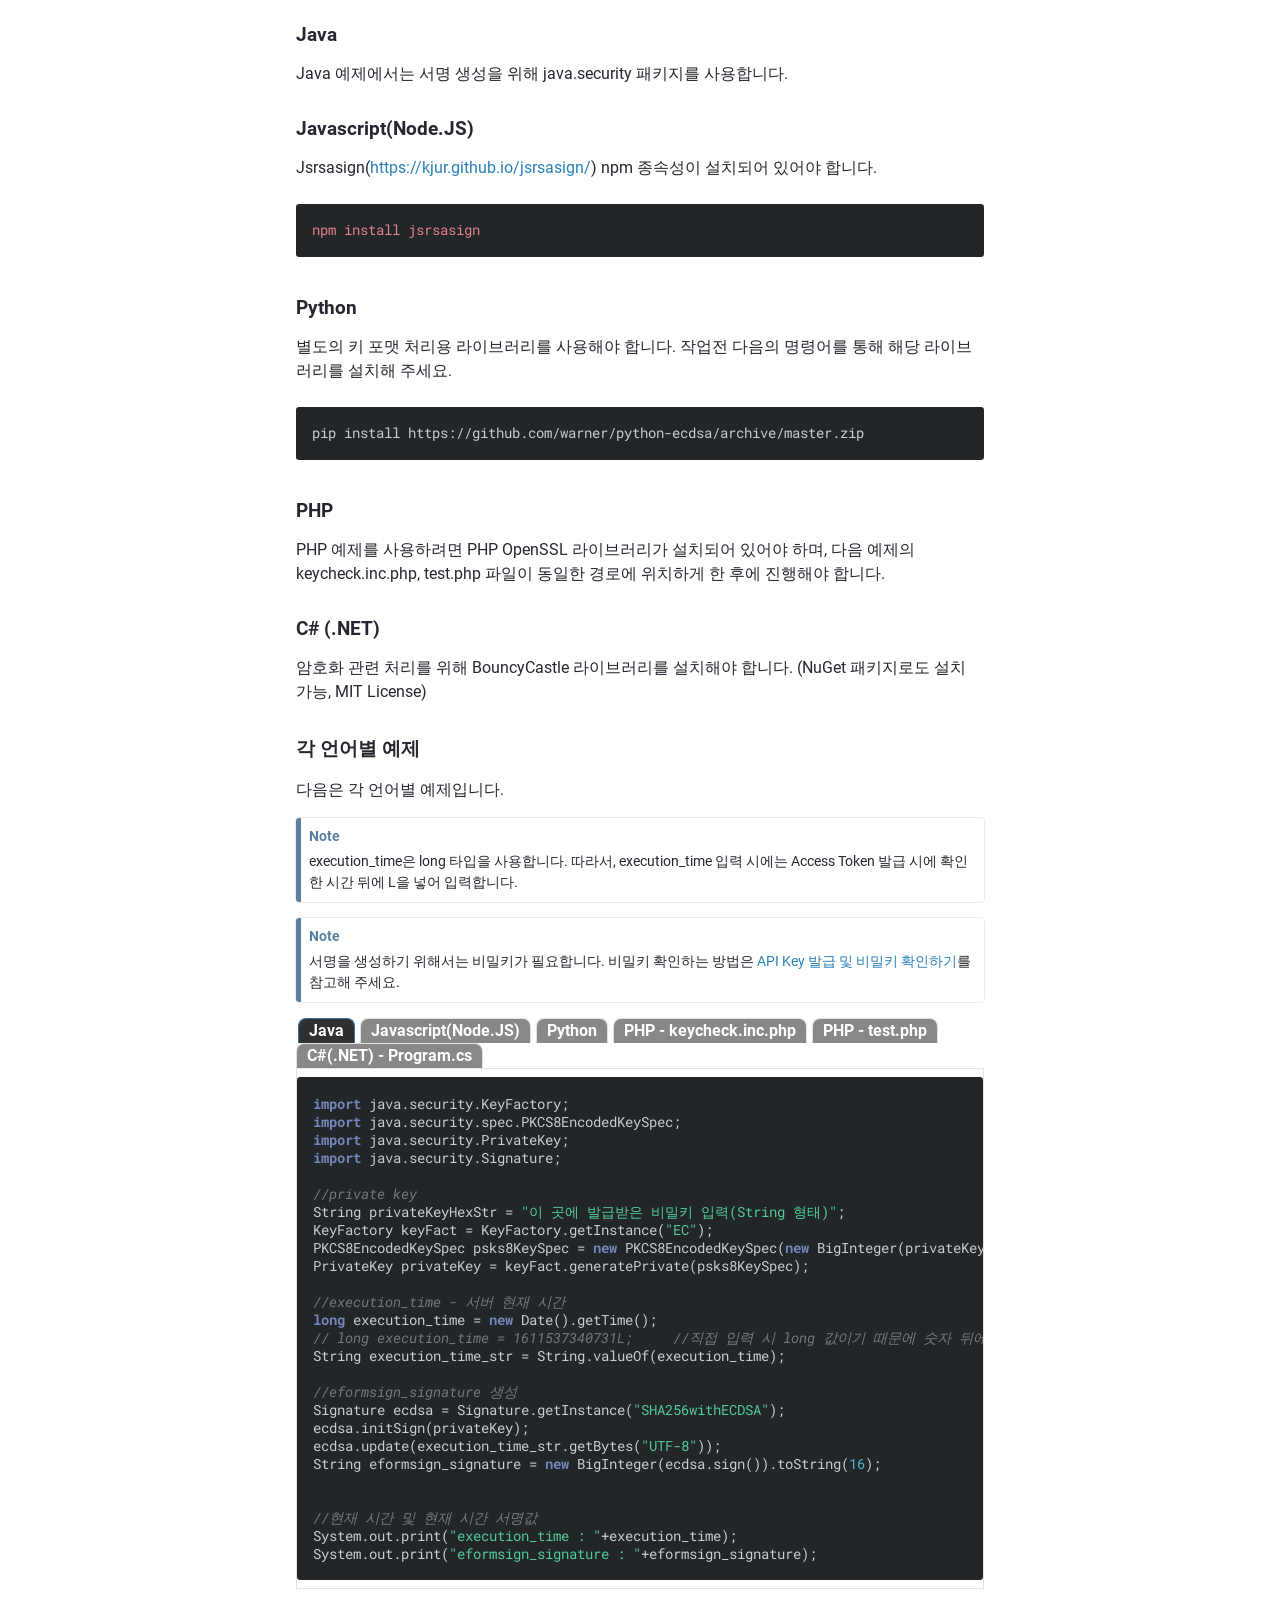
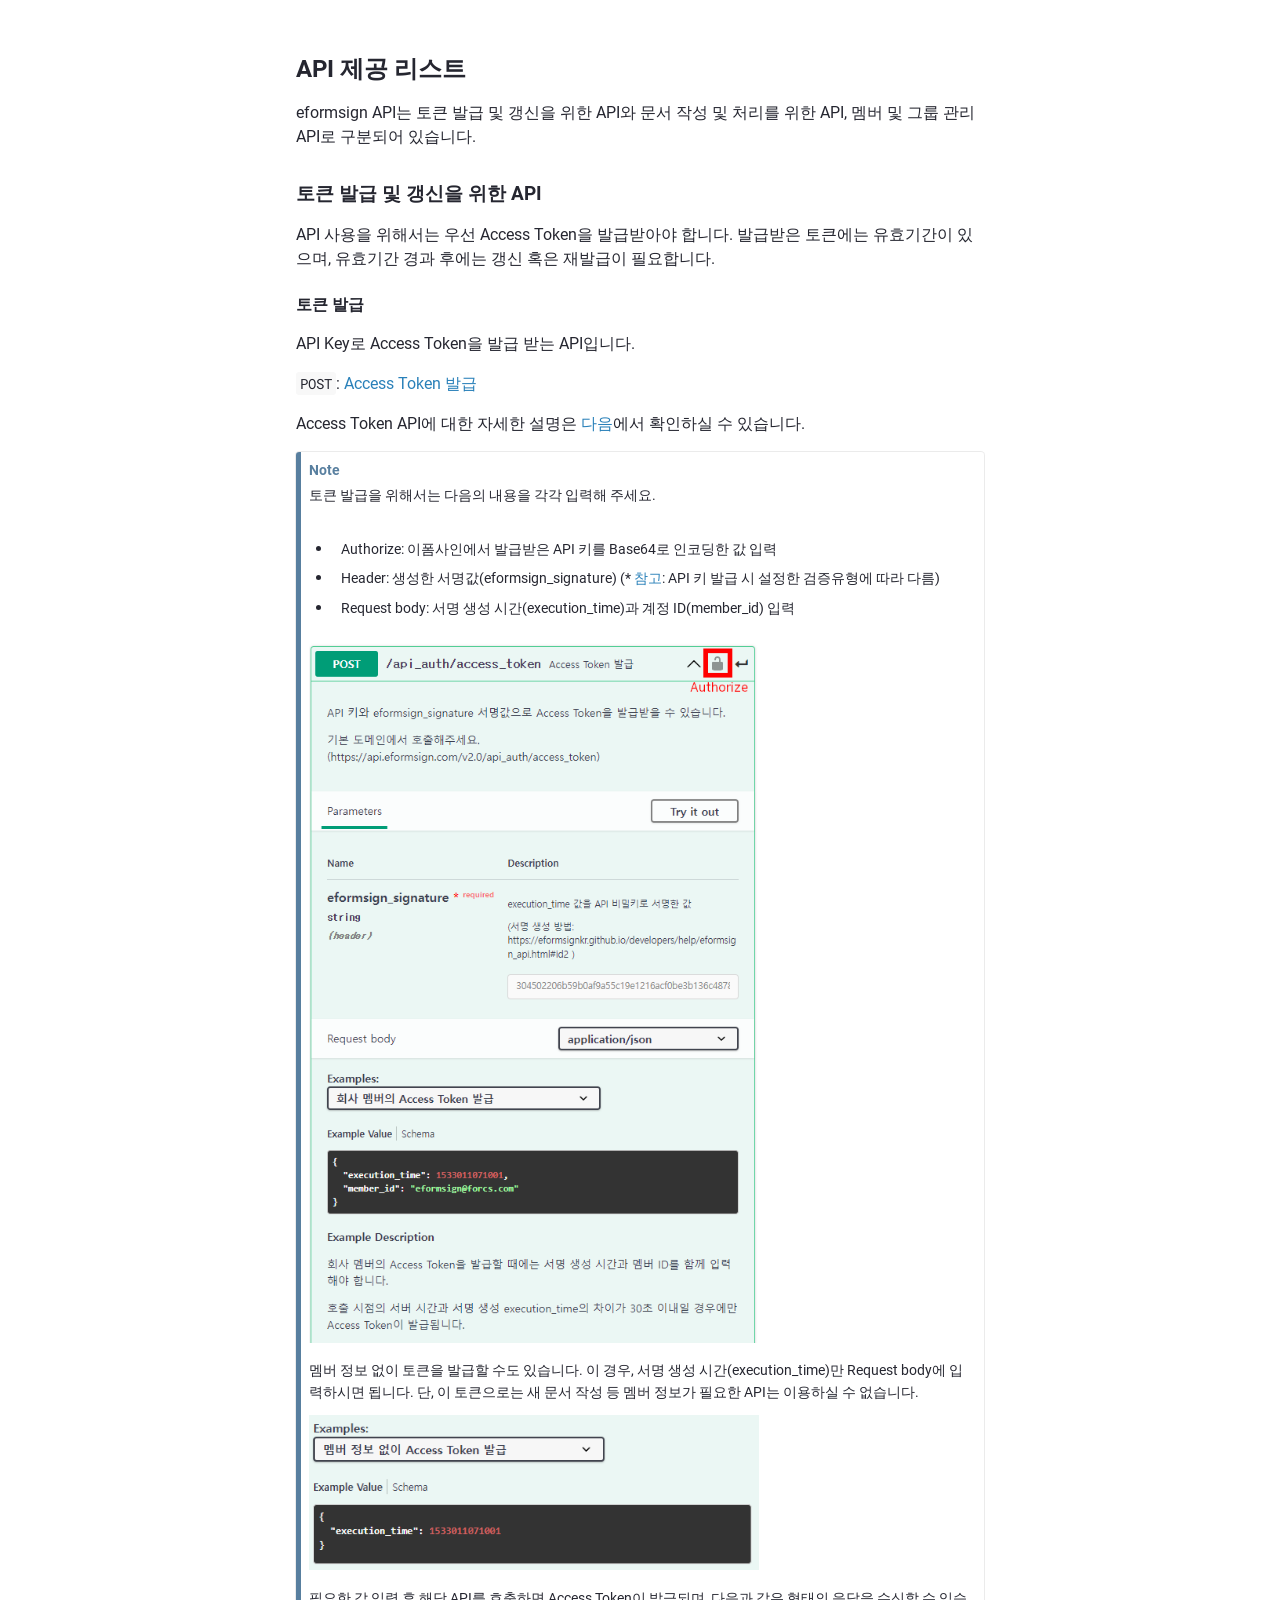
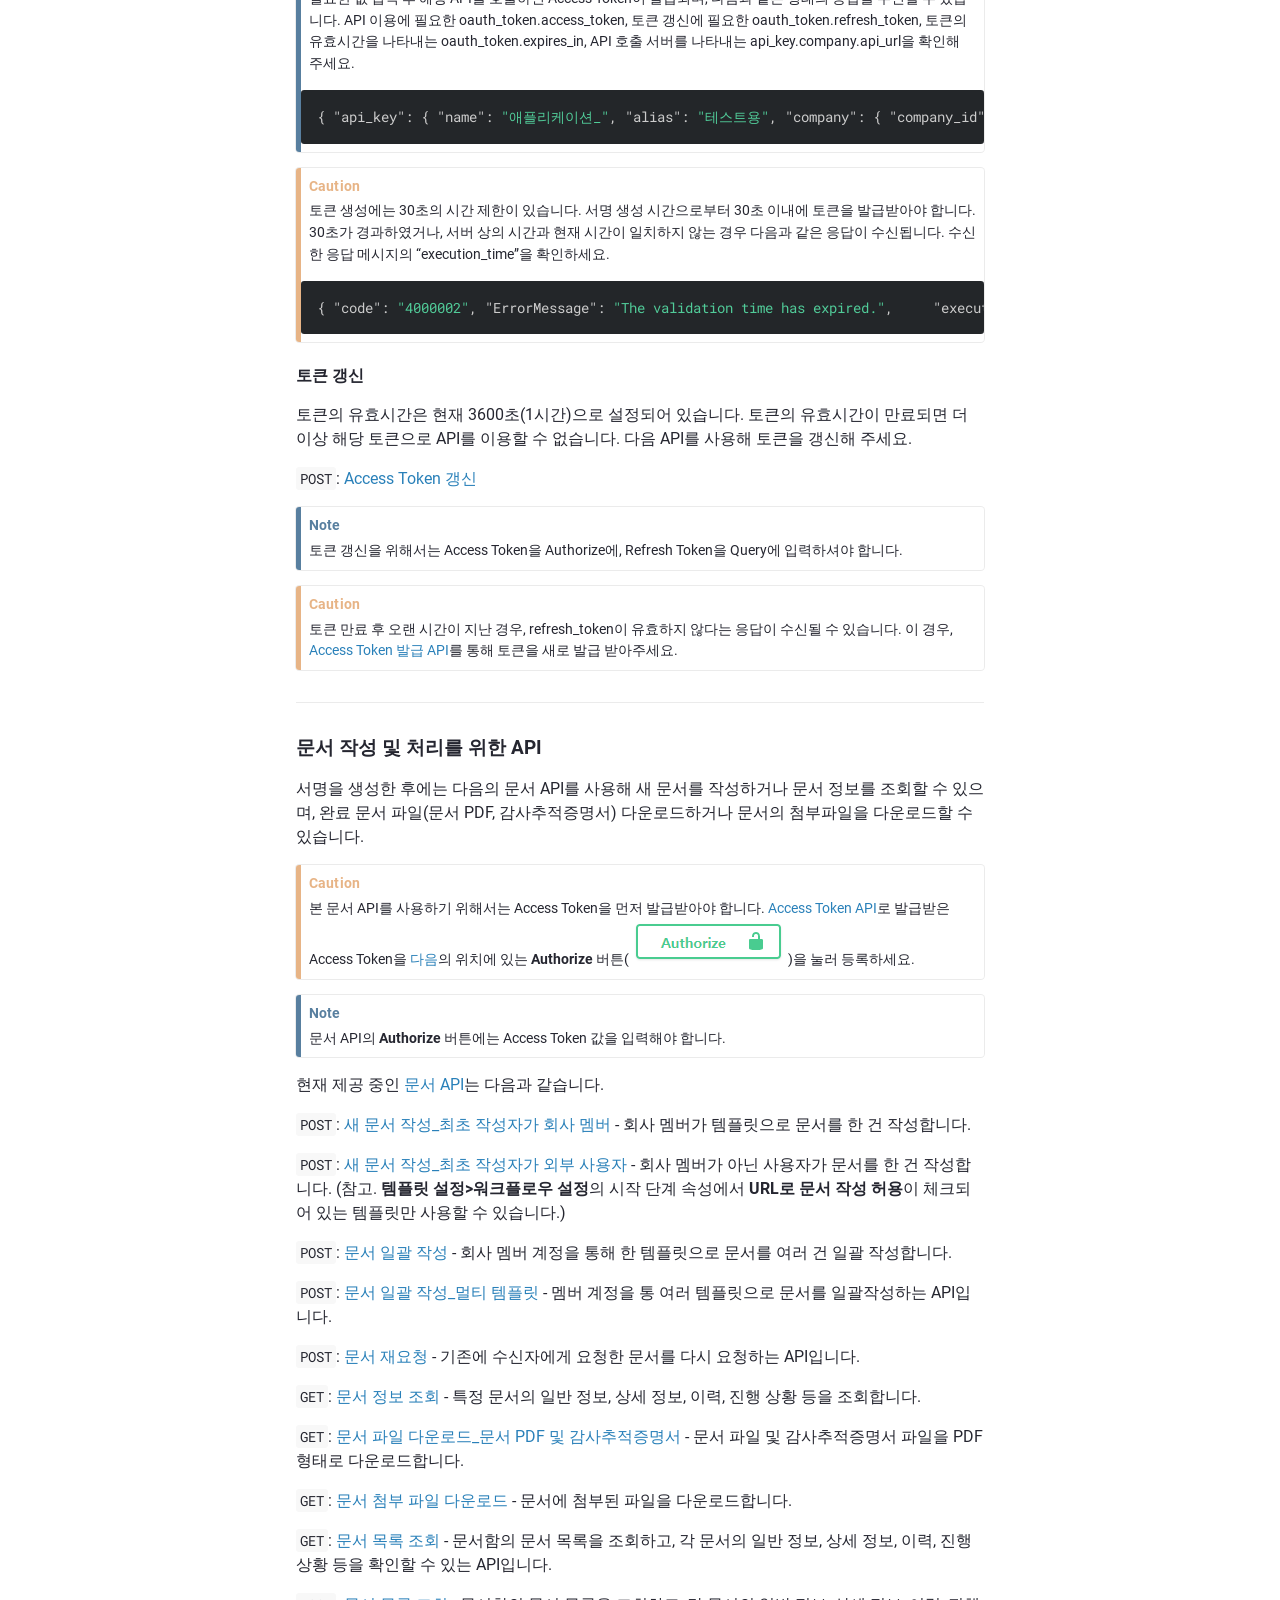
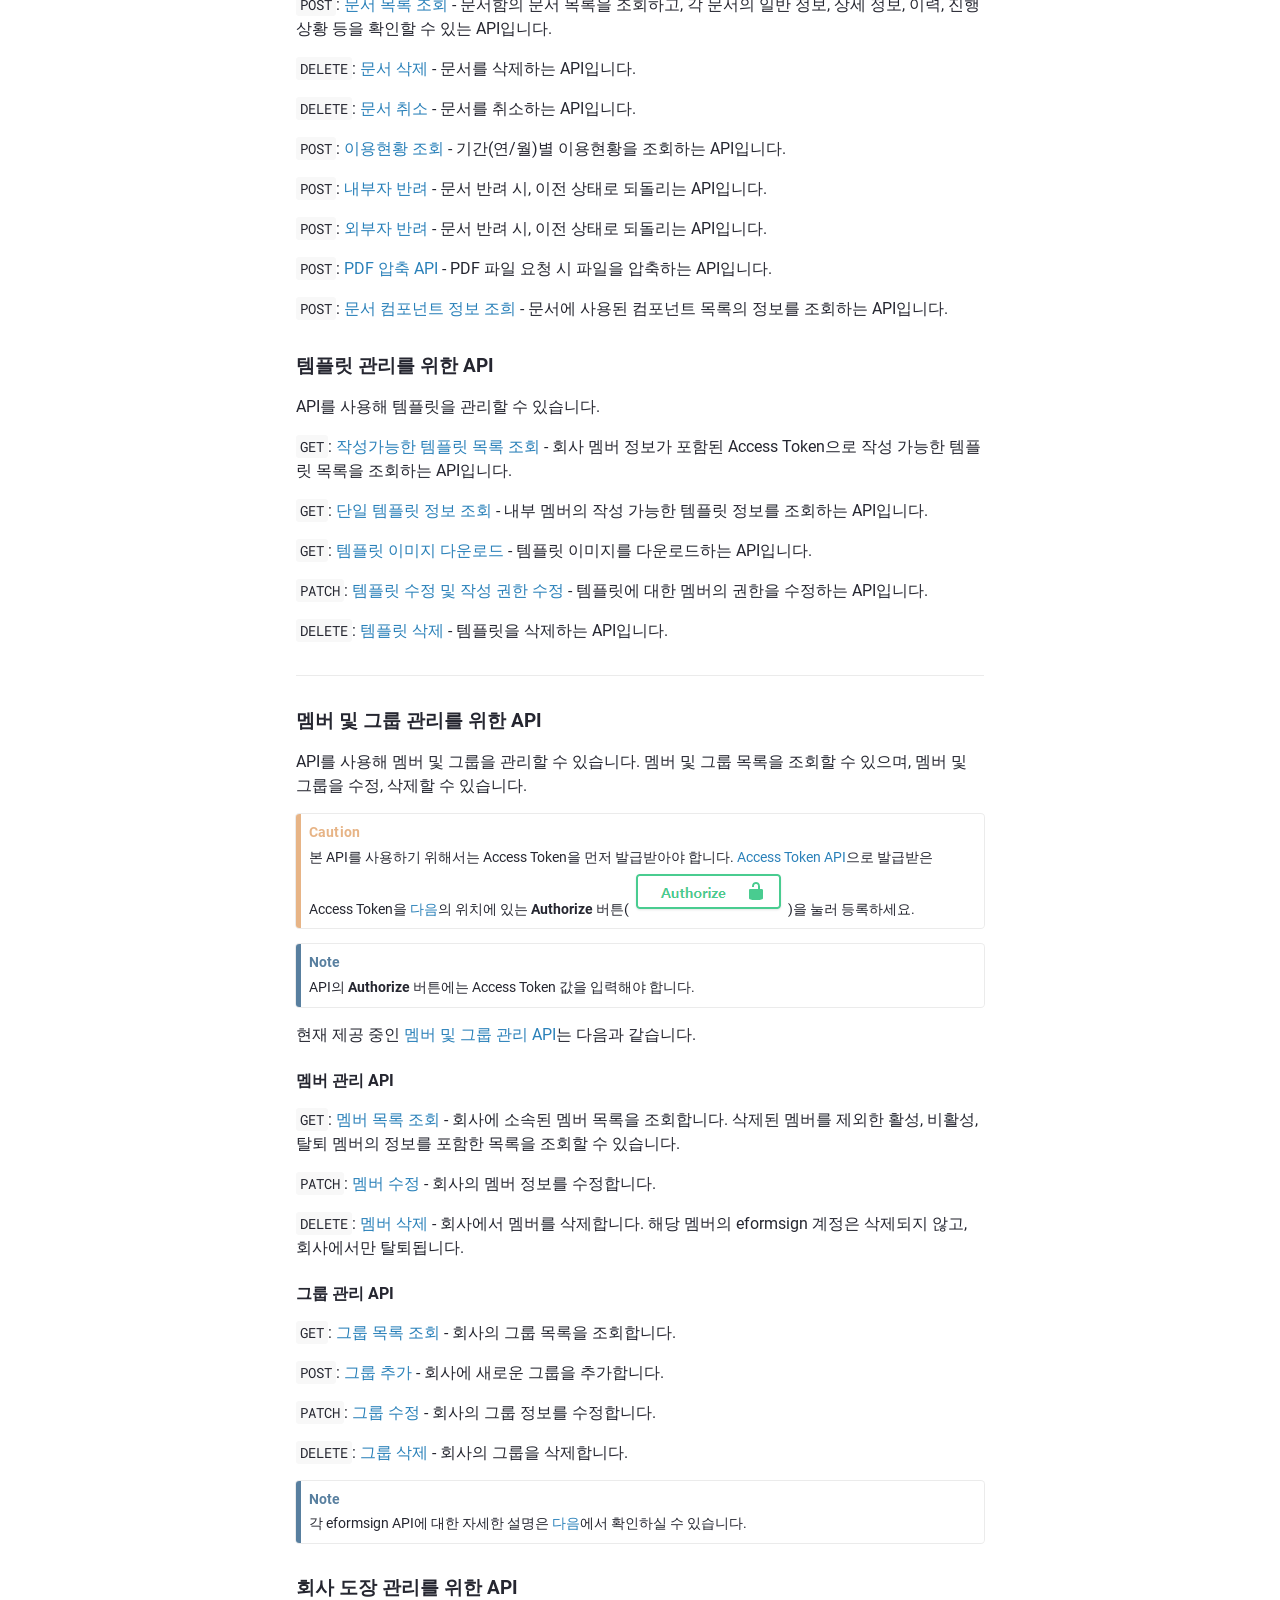
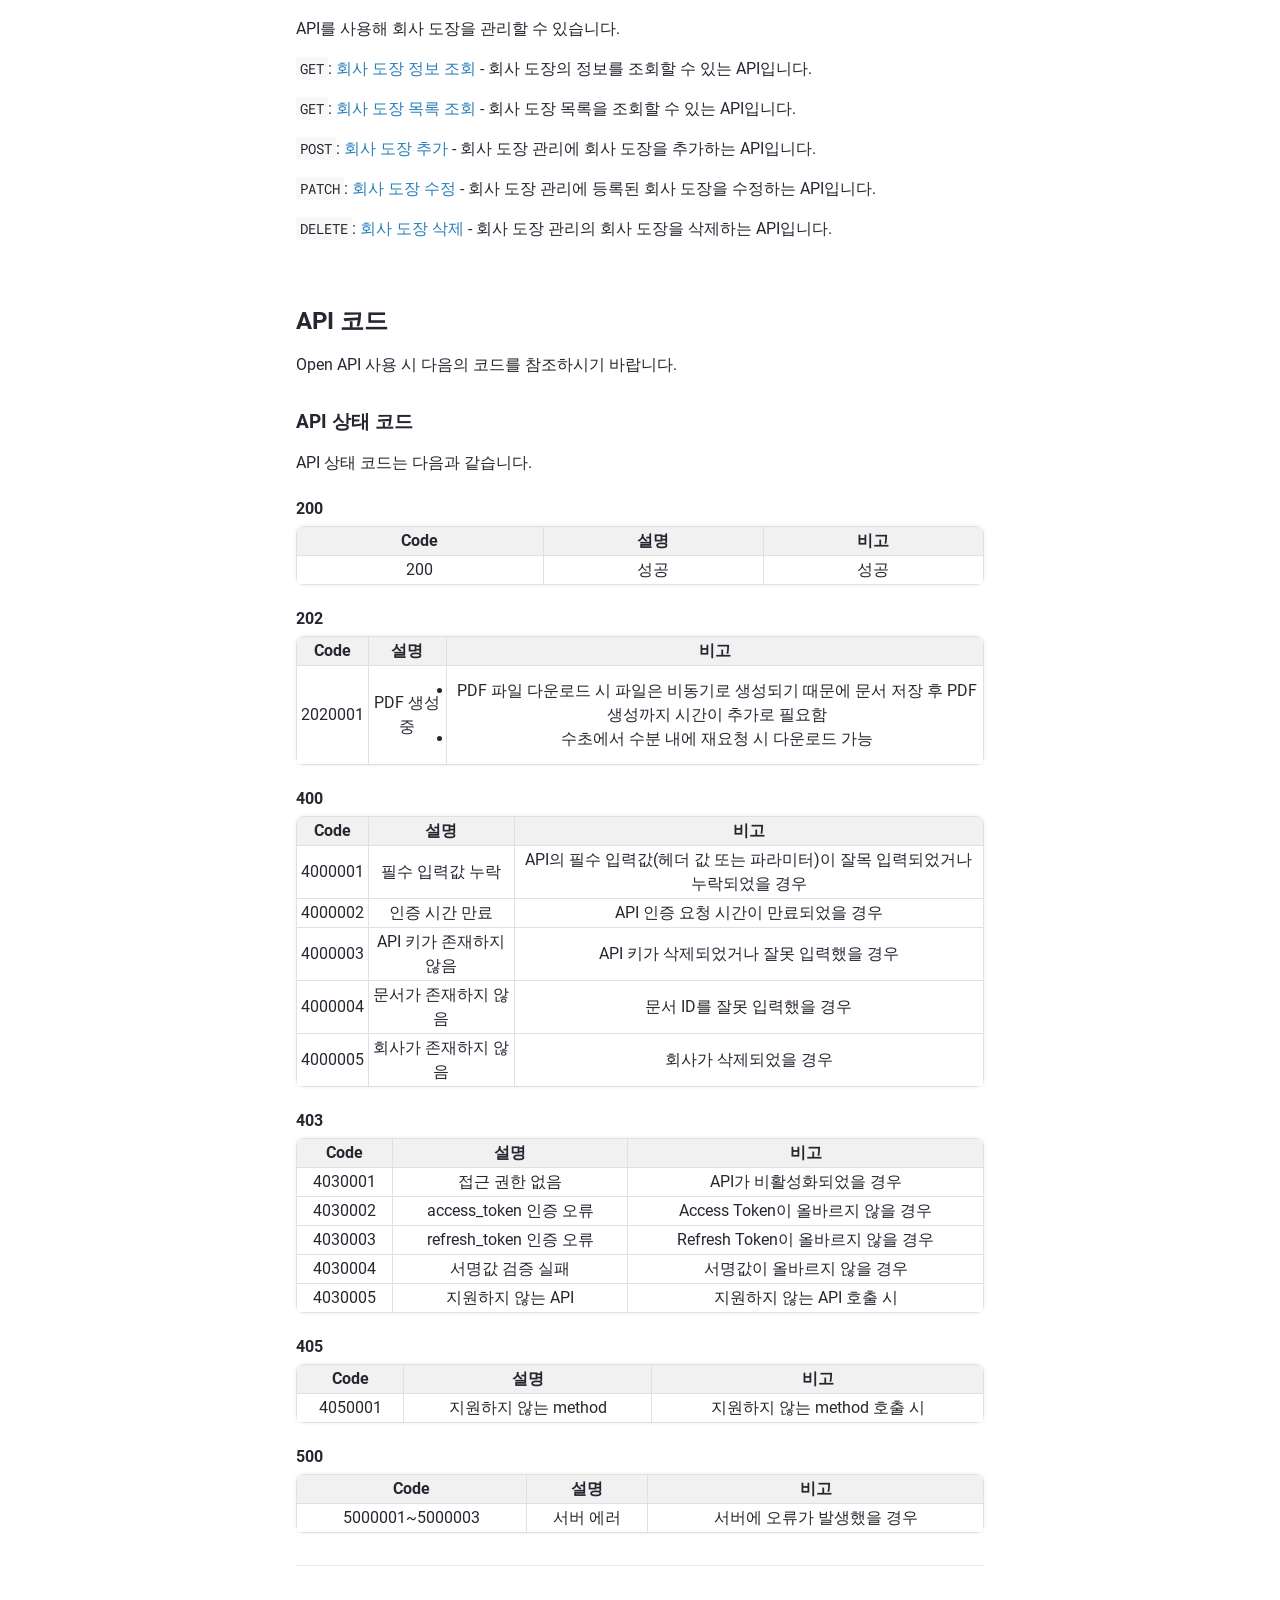
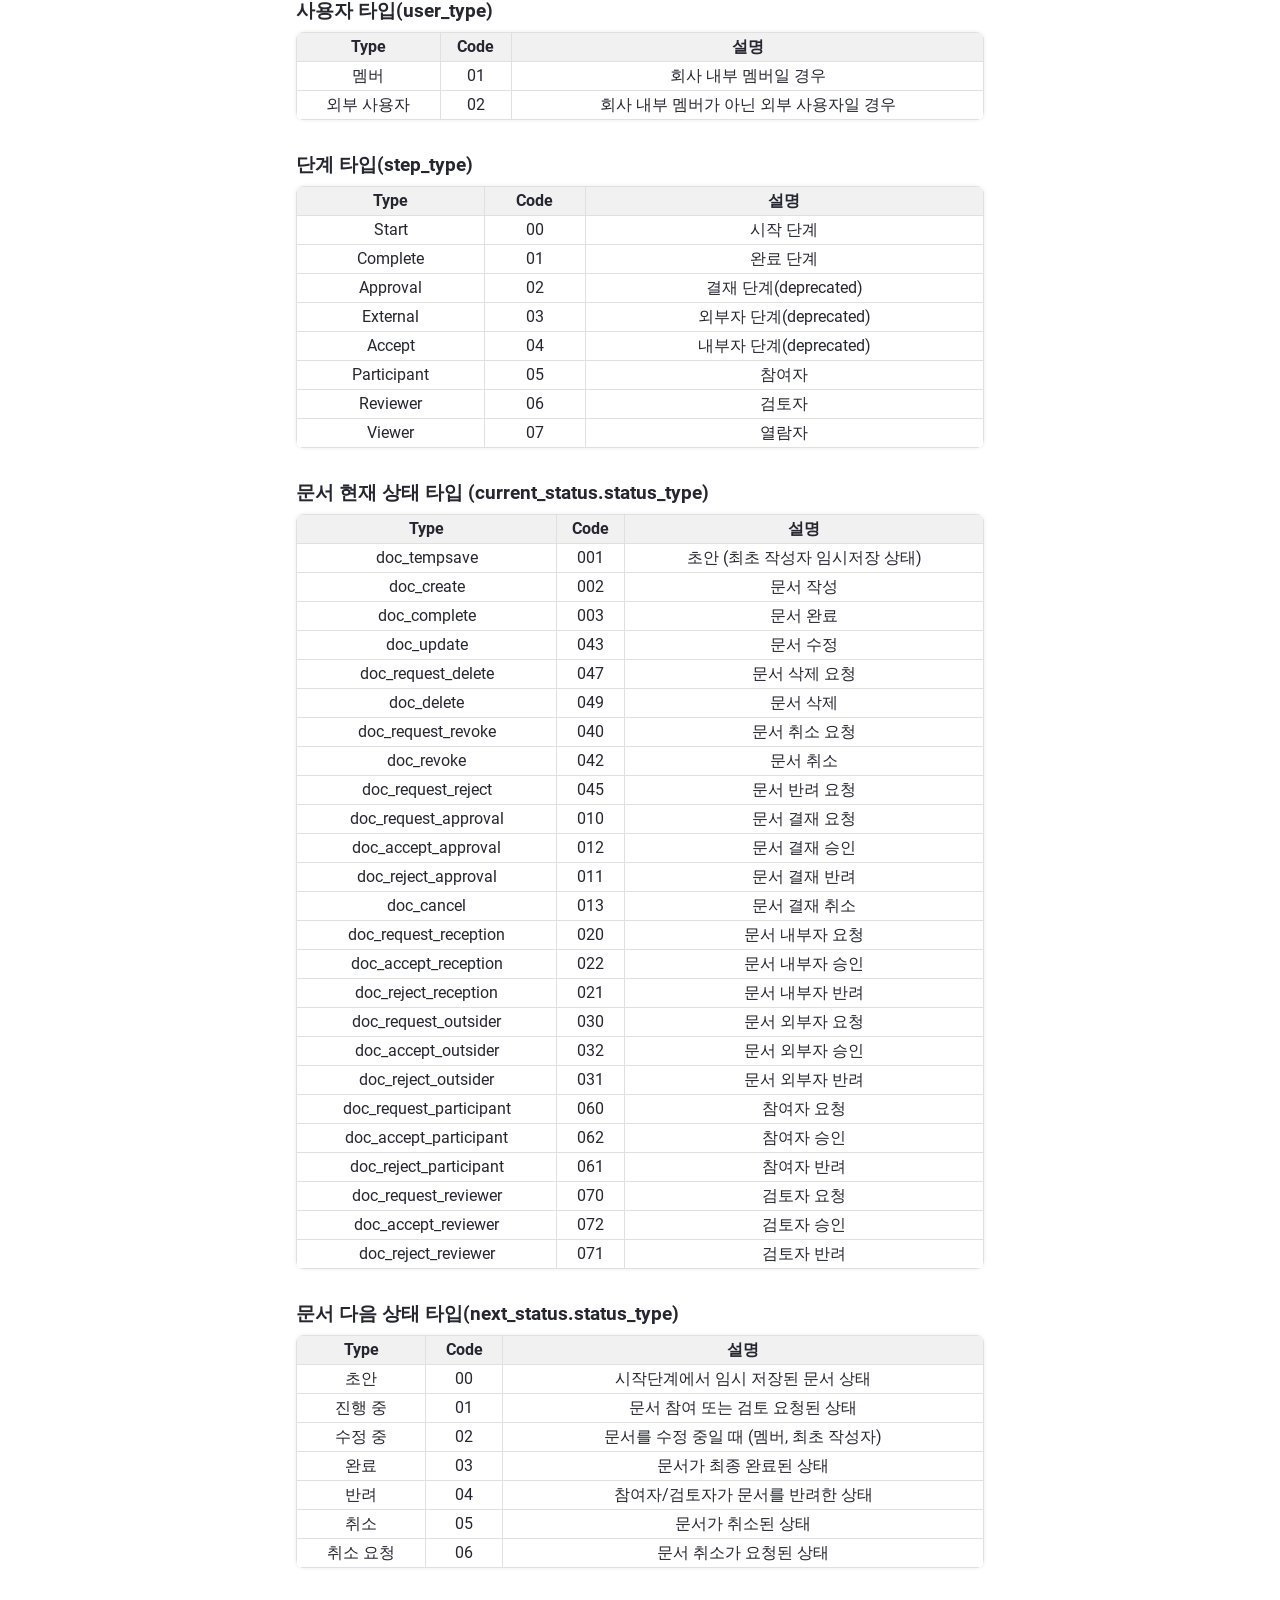
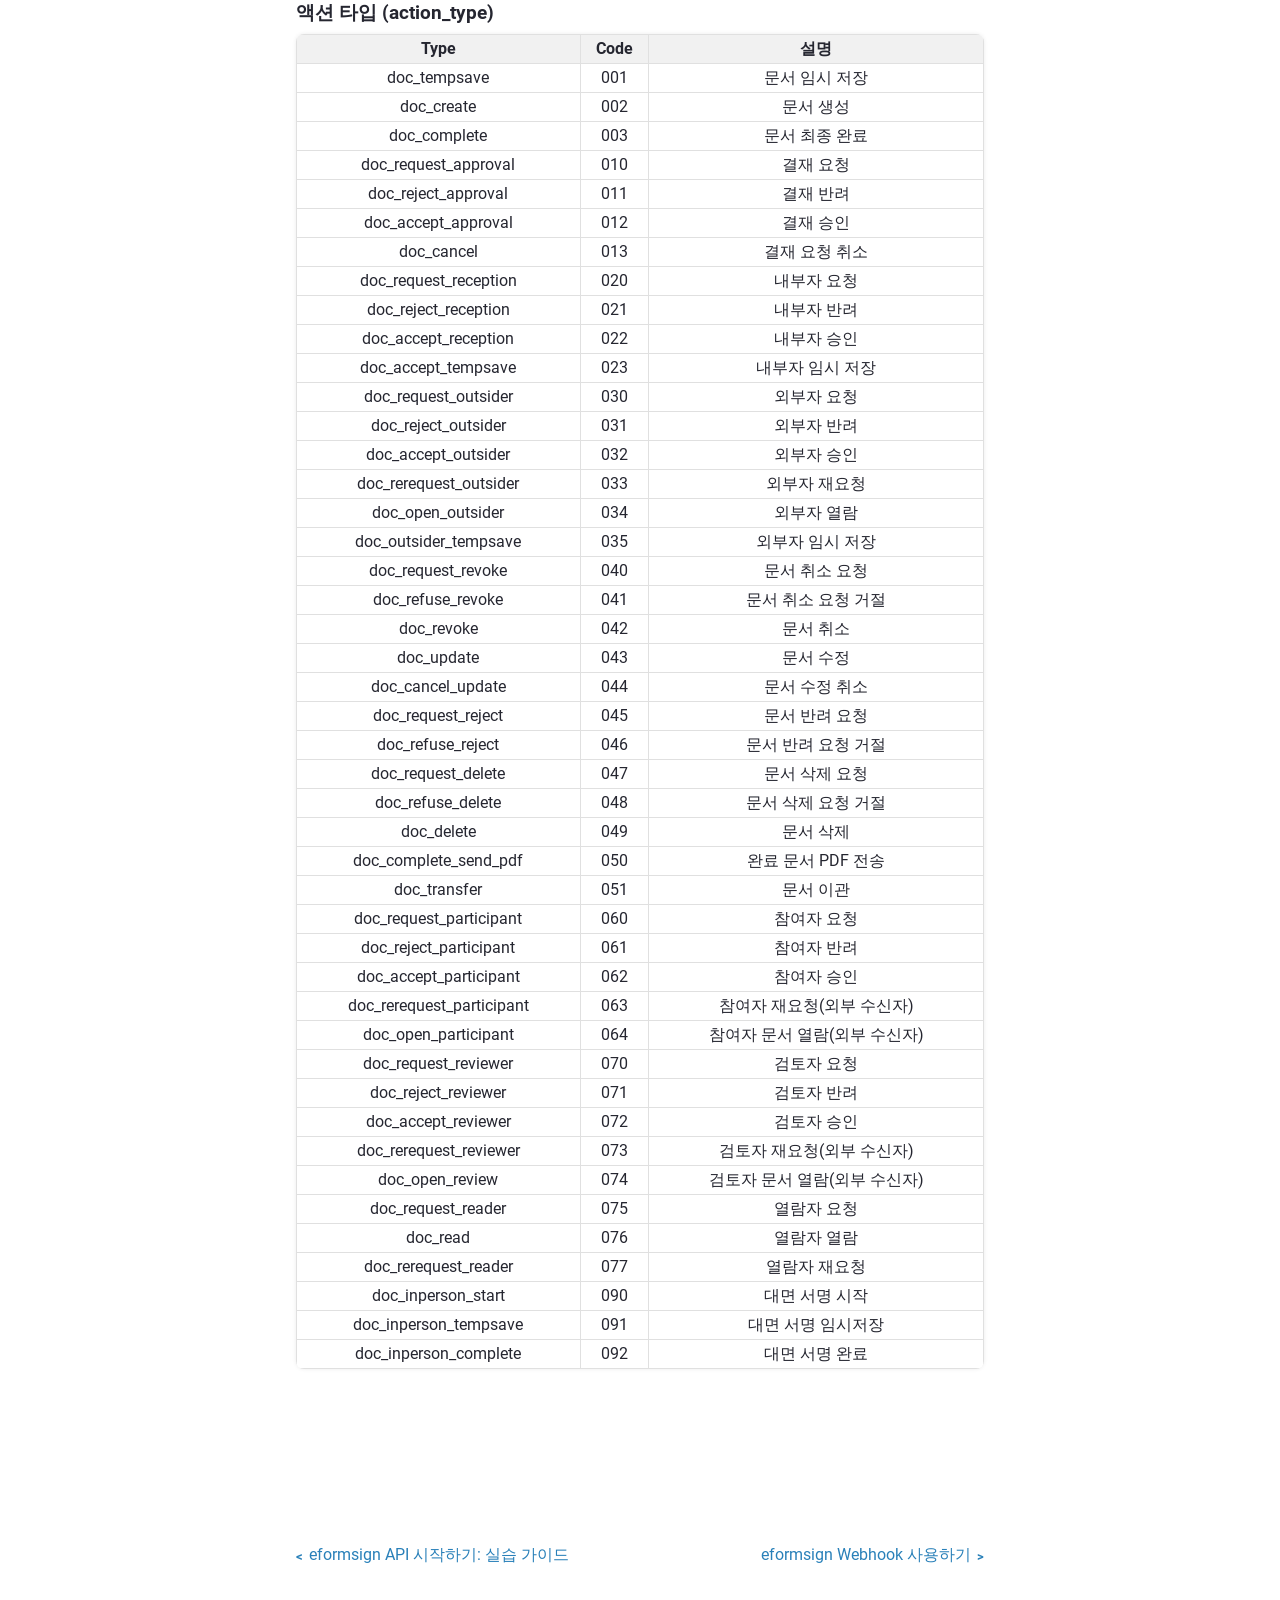
<file: docs/help/eformsign_api.html>
<!DOCTYPE html>

<html lang="en" data-content_root="../">
  <head>
    <meta charset="utf-8" />
    <meta name="viewport" content="width=device-width, initial-scale=1.0" /><meta name="viewport" content="width=device-width, initial-scale=1" />

    <title>eformsign API 사용하기 &#8212; eformsign API 가이드 2025.08.25 documentation</title>
    <link rel="stylesheet" href="../_static/pygments.css" type="text/css" />
    <link rel="stylesheet" href="../_static/basic_mod.css" type="text/css" />
    <link rel="stylesheet" href="../_static/code-tabs.css" type="text/css" />
    <script src="../_static/jquery.js?v=5d32c60e"></script>
    <script src="../_static/_sphinx_javascript_frameworks_compat.js?v=2cd50e6c"></script>
    <script src="../_static/documentation_options.js?v=9b887c12"></script>
    <script src="../_static/doctools.js?v=9bcbadda"></script>
    <script src="../_static/sphinx_highlight.js?v=dc90522c"></script>
    <script src="../_static/code-tabs.js?v=c983d12e"></script>
    <script src="../_static/js/theme.js"></script>
    <script src="../_static/js/petite-vue.js"></script>
    <link rel="icon" href="../_static/favicon.ico"/>
    <link rel="index" title="Index" href="../genindex.html" />
    <link rel="search" title="Search" href="../search.html" />
    <link rel="next" title="eformsign Webhook 사용하기" href="eformsign_webhook.html" />
    <link rel="prev" title="eformsign API 시작하기: 실습 가이드" href="eformsign_api_quickstart.html" /> 
  </head><body data-dark_mode_code_blocks="true">

<div id="top_nav">
    
        <div id="notification_banner" data-banner-hiding="temporary" v-show="!permanentlyHidden">
    <p v-if="visible" id="content"><a href="https://www.eformsign.com/">eformsign 바로가기</a></p>
    <a class="close" href="#" @click.prevent="toggleVisible()">[[ visible ? '&#x25B2; HIDE' : '&#x25BC; SHOW BANNER' ]]</a>
</div>

<script>
(function() {
    const topNav = document.querySelector('#top_nav')
    const notificationContent = document.querySelector('#notification_banner p#content').innerText
    const localStorageKey = 'readNotification'
    const bannerHiding = document.querySelector('#notification_banner').dataset['bannerHiding']
    const cssVariableName = '--navbarHeight'
    const rootElement = document.documentElement

    /*************************************************************************/
    // Local storage for remembering if the user has read the notification.

    function checkAlreadyRead() {
        return localStorage.getItem(localStorageKey) == notificationContent
    }

    function setRead() {
        localStorage.setItem(localStorageKey, notificationContent)
    }

    function clearRead() {
        localStorage.removeItem(localStorageKey)
    }

    const alreadyRead = checkAlreadyRead()
    const permanentlyHidden = alreadyRead && bannerHiding == 'permanent'

    /*************************************************************************/
    // Updating a CSS variable so other elements adjust to the nav bar height.

    function updateNavbarHeight() {
        // Only update it if the delta is significant. Otherwise it causes
        // unnecessary browser repaints.
        const documentStyles = getComputedStyle(rootElement)
        // We store the value in REM, so need to convert to pixels
        const currentValue = parseFloat(
            documentStyles.getPropertyValue(cssVariableName)
        ) * parseFloat(documentStyles.fontSize)

        const newValue = topNav.clientHeight

        if (newValue - 5 > currentValue) {
            console.log(`Updating ${cssVariableName} - overlapping`)
            rootElement.style.setProperty(
                cssVariableName, newValue + "px"
            );
        } else if (currentValue - newValue >= 30) {
            console.log(`Updating ${cssVariableName} - gap too large`)
            rootElement.style.setProperty(
                cssVariableName, newValue + "px"
            );
        }
    }

    /*************************************************************************/
    // After loading the page, and resizing the window, recalculate the nav bar
    // height.

    if (!permanentlyHidden) {
        // This height is approximately correct when there's a banner, so
        // shouldn't require any page reflow:
        rootElement.style.setProperty(
            '--navbarHeight', "5.5rem"
        );

        document.addEventListener("DOMContentLoaded", function() {
            updateNavbarHeight()
        });

        var interval = undefined

        window.addEventListener('resize', () => {
            if (interval) {
                clearTimeout(interval)
            }
            interval = setTimeout(() => {
                console.log("Finished resizing")
                updateNavbarHeight()
            }, 100)
        })
    }

    /*************************************************************************/

    PetiteVue.createApp({
        visible: !alreadyRead,
        permanentlyHidden: permanentlyHidden,
        bannerHiding: bannerHiding,
        $delimiters: ['[[', ']]'],
        toggleVisible() {
            this.visible = !this.visible

            if (this.visible) {
                clearRead()
            } else {
                setRead()
            }

            if (!this.visible && bannerHiding == 'permanent') {
                this.permanentlyHidden = true
            }

            // Run this after Vue has had time to update the DOM:
            setTimeout(
                updateNavbarHeight,
                0
            )
        }
    }).mount('#notification_banner')
})()
</script>
    

    <nav>
        
            
        

        <p id="toggle_sidebar">
            <a href="#" title="Toggle sidebar">|||</a>
        </p>
        <h1><a href="../index.html" title="Go to homepage"><img src="../_static/eformsign_API_guide_logo.png"/></a></h1>
            <a id="source_link" href="https://www.eformsign.com/">
    
        <svg width="100%" height="100%" viewBox="0 0 92 92" version="1.1" xmlns="http://www.w3.org/2000/svg" xmlns:xlink="http://www.w3.org/1999/xlink" xml:space="preserve" xmlns:serif="http://www.serif.com/" style="fill-rule:evenodd;clip-rule:evenodd;stroke-linejoin:round;stroke-miterlimit:2;">
            <path fill="white" d="M89.42,41.51l-39.794,-39.791c-2.29,-2.292 -6.006,-2.292 -8.299,-0l-8.263,8.264l10.481,10.482c2.437,-0.823 5.23,-0.271 7.171,1.67c1.952,1.954 2.5,4.771 1.657,7.216l10.102,10.102c2.444,-0.842 5.264,-0.298 7.215,1.657c2.729,2.728 2.729,7.148 0,9.876c-2.729,2.73 -7.148,2.73 -9.878,-0c-2.052,-2.053 -2.56,-5.067 -1.52,-7.595l-9.422,-9.422l-0.001,24.793c0.666,0.329 1.293,0.769 1.847,1.321c2.728,2.727 2.728,7.146 0,9.878c-2.728,2.727 -7.15,2.727 -9.876,-0c-2.728,-2.732 -2.728,-7.151 0,-9.878c0.675,-0.674 1.454,-1.183 2.287,-1.524l0,-25.023c-0.833,-0.34 -1.611,-0.846 -2.287,-1.524c-2.066,-2.065 -2.564,-5.098 -1.504,-7.635l-10.333,-10.335l-27.285,27.284c-2.291,2.294 -2.291,6.011 0,8.303l39.794,39.791c2.291,2.291 6.007,2.291 8.301,-0l39.607,-39.607c2.292,-2.293 2.292,-6.011 0,-8.303Z"/>
        </svg>
    
</a>
        

        <a id="mode_toggle" href="#" @click.prevent="handleClick" :title="mode">
    <template v-if="mode == 'light'">
        <svg width="100%" height="100%" viewBox="0 0 79 80" version="1.1" xmlns="http://www.w3.org/2000/svg" xmlns:xlink="http://www.w3.org/1999/xlink" xml:space="preserve" style="fill-rule:evenodd;clip-rule:evenodd;stroke-linejoin:round;stroke-miterlimit:2;"><g id="mode_light"><rect id="Bounds" x="0" y="-0" width="78.623" height="79.049" style="fill:none;"/><circle cx="39.311" cy="39.524" r="15.734" style="fill:#fff;"/><g id="beams"><g id="beam"><path id="beam1" serif:id="beam" d="M44.212,4.901c0,-2.705 -2.196,-4.901 -4.901,-4.901c-2.704,-0 -4.9,2.196 -4.9,4.901l-0,9.614c-0,2.705 2.196,4.901 4.9,4.901c2.705,0 4.901,-2.196 4.901,-4.901l0,-9.614Z" style="fill:#fff;"/></g><g id="beam2" serif:id="beam"><path id="beam3" serif:id="beam" d="M67.48,18.073c1.913,-1.912 1.913,-5.018 0,-6.931c-1.912,-1.912 -5.018,-1.912 -6.931,0l-6.798,6.799c-1.912,1.912 -1.912,5.018 0,6.931c1.913,1.912 5.018,1.912 6.931,-0l6.798,-6.799Z" style="fill:#fff;"/></g><g id="beam4" serif:id="beam"><path id="beam5" serif:id="beam" d="M25.728,61.108c1.912,-1.913 1.912,-5.018 -0,-6.931c-1.913,-1.913 -5.019,-1.913 -6.931,-0l-6.799,6.798c-1.912,1.913 -1.912,5.019 0,6.931c1.913,1.913 5.019,1.913 6.931,0l6.799,-6.798Z" style="fill:#fff;"/></g><g id="beam6" serif:id="beam"><path id="beam7" serif:id="beam" d="M60.682,54.177c-1.913,-1.913 -5.018,-1.913 -6.931,-0c-1.912,1.913 -1.912,5.018 0,6.931l6.798,6.798c1.913,1.913 5.019,1.913 6.931,0c1.913,-1.912 1.913,-5.018 0,-6.931l-6.798,-6.798Z" style="fill:#fff;"/></g><g id="beam8" serif:id="beam"><path id="beam9" serif:id="beam" d="M4.901,34.623c-2.705,0 -4.901,2.196 -4.901,4.901c0,2.705 2.196,4.901 4.901,4.901l9.614,0c2.705,0 4.901,-2.196 4.901,-4.901c0,-2.705 -2.196,-4.901 -4.901,-4.901l-9.614,0Z" style="fill:#fff;"/></g><g id="beam10" serif:id="beam"><path id="beam11" serif:id="beam" d="M44.212,64.534c0,-2.705 -2.196,-4.901 -4.901,-4.901c-2.704,-0 -4.9,2.196 -4.9,4.901l-0,9.614c-0,2.705 2.196,4.901 4.9,4.901c2.705,-0 4.901,-2.196 4.901,-4.901l0,-9.614Z" style="fill:#fff;"/></g><g id="beam12" serif:id="beam"><path id="beam13" serif:id="beam" d="M18.929,11.142c-1.912,-1.912 -5.018,-1.912 -6.931,0c-1.912,1.913 -1.912,5.019 0,6.931l6.799,6.799c1.912,1.912 5.018,1.912 6.931,-0c1.912,-1.913 1.912,-5.019 -0,-6.931l-6.799,-6.799Z" style="fill:#fff;"/></g><g id="beam14" serif:id="beam"><path id="beam15" serif:id="beam" d="M64.108,34.623c-2.705,0 -4.901,2.196 -4.901,4.901c-0,2.705 2.196,4.901 4.901,4.901l9.614,0c2.705,0 4.901,-2.196 4.901,-4.901c-0,-2.705 -2.196,-4.901 -4.901,-4.901l-9.614,0Z" style="fill:#fff;"/></g></g></g></svg>
    </template>

    <template v-if="mode == 'dark'">
        <svg width="100%" height="100%" viewBox="0 0 79 80" version="1.1" xmlns="http://www.w3.org/2000/svg" xmlns:xlink="http://www.w3.org/1999/xlink" xml:space="preserve" style="fill-rule:evenodd;clip-rule:evenodd;stroke-linejoin:round;stroke-miterlimit:2;"><g id="mode_dark"><rect id="Bounds" x="0" y="-0" width="78.623" height="79.049" style="fill:none;"/><circle cx="39.311" cy="39.524" r="15.734" style="fill:#fff;"/><g id="beams"><g id="beam"><path id="beam1" serif:id="beam" d="M44.212,14.515c0,-2.705 -2.196,-4.901 -4.901,-4.901c-2.704,0 -4.901,2.196 -4.901,4.901c0,2.705 2.197,4.901 4.901,4.901c2.705,0 4.901,-2.196 4.901,-4.901Z" style="fill:#fff;"/></g><g id="beam2" serif:id="beam"><path id="beam3" serif:id="beam" d="M60.662,24.892c1.902,-1.902 1.902,-4.99 0,-6.892l-0.04,-0.039c-1.901,-1.902 -4.989,-1.902 -6.891,-0c-1.901,1.901 -1.901,4.989 0,6.891l0.04,0.04c1.902,1.901 4.989,1.901 6.891,-0Z" style="fill:#fff;"/></g><g id="beam4" serif:id="beam"><path id="beam5" serif:id="beam" d="M25.732,61.103c1.91,-1.91 1.91,-5.011 0,-6.921l-0.009,-0.01c-1.91,-1.91 -5.012,-1.91 -6.921,-0c-1.91,1.91 -1.91,5.011 -0,6.921l0.01,0.01c1.909,1.91 5.011,1.91 6.92,-0Z" style="fill:#fff;"/></g><g id="beam6" serif:id="beam"><path id="beam7" serif:id="beam" d="M60.672,54.167c-1.907,-1.907 -5.004,-1.907 -6.911,0l-0.02,0.02c-1.907,1.907 -1.907,5.004 0,6.911c1.907,1.907 5.004,1.907 6.911,-0l0.02,-0.02c1.907,-1.907 1.907,-5.004 0,-6.911Z" style="fill:#fff;"/></g><g id="beam8" serif:id="beam"><path id="beam9" serif:id="beam" d="M14.52,34.623c-2.702,0 -4.896,2.194 -4.896,4.896l0,0.01c0,2.702 2.194,4.896 4.896,4.896c2.702,0 4.896,-2.194 4.896,-4.896l-0,-0.01c-0,-2.702 -2.194,-4.896 -4.896,-4.896Z" style="fill:#fff;"/></g><g id="beam10" serif:id="beam"><path id="beam11" serif:id="beam" d="M44.212,64.534c0,-2.705 -2.196,-4.901 -4.901,-4.901c-2.704,-0 -4.901,2.196 -4.901,4.901c0,2.704 2.197,4.9 4.901,4.9c2.705,0 4.901,-2.196 4.901,-4.9Z" style="fill:#fff;"/></g><g id="beam12" serif:id="beam"><path id="beam13" serif:id="beam" d="M25.73,17.943c-1.911,-1.911 -5.015,-1.911 -6.926,0l-0.005,0.005c-1.911,1.911 -1.911,5.015 0,6.926c1.911,1.911 5.015,1.911 6.926,0l0.005,-0.005c1.911,-1.911 1.911,-5.014 -0,-6.926Z" style="fill:#fff;"/></g><g id="beam14" serif:id="beam"><path id="beam15" serif:id="beam" d="M64.098,34.623c-2.699,0 -4.891,2.192 -4.891,4.892l-0,0.019c-0,2.699 2.192,4.891 4.891,4.891c2.7,0 4.892,-2.192 4.892,-4.891l0,-0.019c0,-2.7 -2.192,-4.892 -4.892,-4.892Z" style="fill:#fff;"/></g></g></g></svg>
    </template>

    <template v-if="mode == 'darkest'">
        <svg width="100%" height="100%" viewBox="0 0 79 80" version="1.1" xmlns="http://www.w3.org/2000/svg" xmlns:xlink="http://www.w3.org/1999/xlink" xml:space="preserve" style="fill-rule:evenodd;clip-rule:evenodd;stroke-linejoin:round;stroke-miterlimit:2;"><g id="mode_darkest"><rect id="Bounds" x="0" y="-0" width="78.623" height="79.049" style="fill:none;"/><path d="M39.315,23.791c8.684,-0 15.734,7.05 15.734,15.733c0,8.684 -7.05,15.734 -15.734,15.734c-8.683,0 -15.733,-7.05 -15.733,-15.734c-0,-8.683 7.05,-15.733 15.733,-15.733Zm0,4.737c6.069,0 10.997,4.927 10.997,10.996c-0,6.069 -4.928,10.996 -10.997,10.996c-6.068,0 -10.996,-4.927 -10.996,-10.996c0,-6.069 4.928,-10.996 10.996,-10.996Z" style="fill:#fff;"/><g id="beams"><g id="beam"><path id="beam1" serif:id="beam" d="M44.216,14.515c0,-2.705 -2.196,-4.901 -4.901,-4.901c-2.704,0 -4.9,2.196 -4.9,4.901c-0,2.705 2.196,4.901 4.9,4.901c2.705,0 4.901,-2.196 4.901,-4.901Z" style="fill:#fff;"/></g><g id="beam2" serif:id="beam"><path id="beam3" serif:id="beam" d="M60.666,24.892c1.902,-1.902 1.902,-4.99 0,-6.892l-0.04,-0.039c-1.901,-1.902 -4.989,-1.902 -6.891,-0c-1.901,1.901 -1.901,4.989 0,6.891l0.04,0.04c1.902,1.901 4.99,1.901 6.891,-0Z" style="fill:#fff;"/></g><g id="beam4" serif:id="beam"><path id="beam5" serif:id="beam" d="M25.737,61.103c1.909,-1.91 1.909,-5.011 -0,-6.921l-0.01,-0.01c-1.91,-1.91 -5.011,-1.91 -6.921,-0c-1.91,1.91 -1.91,5.011 -0,6.921l0.01,0.01c1.91,1.91 5.011,1.91 6.921,-0Z" style="fill:#fff;"/></g><g id="beam6" serif:id="beam"><path id="beam7" serif:id="beam" d="M60.676,54.167c-1.907,-1.907 -5.004,-1.907 -6.911,0l-0.02,0.02c-1.907,1.907 -1.907,5.004 0,6.911c1.907,1.907 5.004,1.907 6.911,-0l0.02,-0.02c1.907,-1.907 1.907,-5.004 0,-6.911Z" style="fill:#fff;"/></g><g id="beam8" serif:id="beam"><path id="beam9" serif:id="beam" d="M14.524,34.623c-2.702,0 -4.896,2.194 -4.896,4.896l0,0.01c0,2.702 2.194,4.896 4.896,4.896c2.702,0 4.896,-2.194 4.896,-4.896l0,-0.01c0,-2.702 -2.194,-4.896 -4.896,-4.896Z" style="fill:#fff;"/></g><g id="beam10" serif:id="beam"><path id="beam11" serif:id="beam" d="M44.216,64.534c0,-2.705 -2.196,-4.901 -4.901,-4.901c-2.704,-0 -4.9,2.196 -4.9,4.901c-0,2.704 2.196,4.9 4.9,4.9c2.705,0 4.901,-2.196 4.901,-4.9Z" style="fill:#fff;"/></g><g id="beam12" serif:id="beam"><path id="beam13" serif:id="beam" d="M25.734,17.943c-1.911,-1.911 -5.015,-1.911 -6.926,0l-0.005,0.005c-1.911,1.911 -1.911,5.015 0,6.926c1.911,1.911 5.015,1.911 6.926,0l0.005,-0.005c1.911,-1.911 1.911,-5.014 0,-6.926Z" style="fill:#fff;"/></g><g id="beam14" serif:id="beam"><path id="beam15" serif:id="beam" d="M64.103,34.623c-2.7,0 -4.892,2.192 -4.892,4.892l-0,0.019c-0,2.699 2.192,4.891 4.892,4.891c2.699,0 4.891,-2.192 4.891,-4.891l0,-0.019c0,-2.7 -2.192,-4.892 -4.891,-4.892Z" style="fill:#fff;"/></g></g></g></svg>
    </template>
</a>

<script>
(function() {
    const LOCAL_STORAGE_KEY = 'piccoloThemeMode'

    var initialMode = localStorage.getItem(LOCAL_STORAGE_KEY)

    if (initialMode) {
        // Make sure the value in local storage is valid
        if (['light', 'dark', 'darkest'].indexOf(initialMode) == -1) {
            initialMode = 'light'
            localStorage.setItem(LOCAL_STORAGE_KEY, initialMode)
        }
    } else {
        // Check if the client prefers dark mode
        if (window.matchMedia && window.matchMedia('(prefers-color-scheme: dark)').matches) {
            initialMode = 'dark'
        } else {
            initialMode = 'light'
        }
        localStorage.setItem(LOCAL_STORAGE_KEY, initialMode)
    }

    document.documentElement.dataset.mode = initialMode

    PetiteVue.createApp({
        'mode': initialMode,
        handleClick() {
            let currentMode = this.mode

            if (currentMode == 'light') {
                this.mode = 'dark'
            } else if (currentMode == 'dark') {
                this.mode = 'darkest'
            } else if (currentMode == 'darkest') {
                this.mode = 'light'
            }

            document.documentElement.dataset.mode = this.mode
            localStorage.setItem(LOCAL_STORAGE_KEY, this.mode)

            console.log(this.mode)
        }
    }).mount('#mode_toggle')
})()
</script>
            <p class="mobile_search_link">
                <a href="../search.html" title="Search">
                    <svg xmlns="http://www.w3.org/2000/svg" viewBox="0 0 65 64" fill-rule="evenodd" stroke-linejoin="round" stroke-miterlimit="2">
                        <path d="M14.873 40.009c-2.315-3.943-3.642-8.532-3.642-13.429C11.231 11.91 23.141 0 37.811 0s26.58 11.91 26.58 26.58-11.91 26.58-26.58 26.58a26.44 26.44 0 0 1-14.277-4.161L9.739 62.794a3.12 3.12 0 0 1-4.413 0L.913 58.382c-1.217-1.218-1.217-3.196 0-4.413l13.96-13.96zM37.811 8.054c10.225 0 18.526 8.301 18.526 18.526s-8.301 18.526-18.526 18.526-18.526-8.301-18.526-18.526S27.586 8.054 37.811 8.054z" fill="#fff" />
                    </svg>
                </a>
            </p>
        

        <div class="searchbox_wrapper">
            
<search id="searchbox" style="display: none" role="search">
  <h3 id="searchlabel">Quick search</h3>
    <div class="searchformwrapper">
    <form class="search" action="../search.html" method="get">
      <input type="text" name="q" aria-labelledby="searchlabel" autocomplete="off" autocorrect="off" autocapitalize="off" spellcheck="false"/>
      <input type="submit" value="Go" />
    </form>
    </div>
</search>
<script>document.getElementById('searchbox').style.display = "block"</script>
        </div>
    </nav>
</div>

    
      <div class="sphinxsidebar" role="navigation" aria-label="Main">
        <div class="sphinxsidebarwrapper"><ul class="current">
<li class="toctree-l1"><a class="reference internal" href="eformsign_api_overview.html">eformsign API 가이드</a></li>
<li class="toctree-l1"><a class="reference internal" href="eformsign_embedding_v2.html">eformsign 기능 임베딩하기</a></li>
<li class="toctree-l1"><a class="reference internal" href="eformsign_api_quickstart.html">eformsign API 시작하기: 실습 가이드</a></li>
<li class="toctree-l1 current"><a class="current reference internal" href="#">eformsign API 사용하기</a></li>
<li class="toctree-l1"><a class="reference internal" href="eformsign_webhook.html">eformsign Webhook 사용하기</a></li>
</ul>

        </div>
      </div>


    <div class="document">
      <div class="documentwrapper">
        <div class="bodywrapper">
          <div class="body" role="main">
            
  <section id="eformsign-api">
<h1>eformsign API 사용하기<a class="headerlink" href="#eformsign-api" title="Link to this heading"></a></h1>
<p>eformsign이 제공하는 API를 사용해 eformsign의 기능을 고객의 시스템/서비스에서 호출해 사용할 수 있습니다.</p>
<section id="id1">
<h2>시작하기<a class="headerlink" href="#id1" title="Link to this heading"></a></h2>
<p>eformsign API를 사용하기 위해서는 다음의 준비 작업이 필요합니다.</p>
<ul class="simple">
<li><p>회사 ID와 문서 ID 확인하기</p></li>
<li><p>API 키 발급 및 비밀키 확인하기</p></li>
<li><p>서명 생성하기</p></li>
</ul>
<div class="admonition caution">
<p class="admonition-title">Caution</p>
<p>서명 생성에는 30초의 시간 제한이 있습니다. 30초 이내에 서명을 생성하고 토큰을 발급받아야 합니다.</p>
</div>
<section id="id-id">
<h3>회사 ID와 문서 ID 확인하기<a class="headerlink" href="#id-id" title="Link to this heading"></a></h3>
<p>eformsign API를 사용하기 위해서는 소속 회사의 ID와 조회하고자 하는 문서의 ID를 알고 있어야 합니다.</p>
<p>eformsign 서비스에 로그인하여 회사 ID와 문서 ID를 확인해 주세요.</p>
<div class="admonition note">
<p class="admonition-title">Note</p>
<p>회사 ID는 <strong>회사 관리 &gt; 회사 정보</strong> 메뉴의 <strong>기본 정보</strong> 탭에서 확인할 수 있습니다.</p>
<p><a class="reference internal" href="../_images/company_id.png"><img alt="image1" src="../_images/company_id.png" style="width: 600px;" /></a></p>
<p>문서 ID는 각 문서함 오른쪽 상단의 문서 아이콘(<img alt="image2" src="../_images/column_icon.png" />)을 클릭하여 문서 ID 컬럼을 추가하면 조회하고자 하는 문서의 ID를 확인할 수 있습니다.</p>
<p><img alt="image3" src="../_images/document_id.png" /></p>
</div>
</section>
<section id="api">
<span id="apikey"></span><h3>API 키 발급 및 비밀키 확인하기<a class="headerlink" href="#api" title="Link to this heading"></a></h3>
<div class="admonition note">
<p class="admonition-title">Note</p>
<p>API 키는 대표 관리자만 발급할 수 있습니다. 대표 관리자가 아닌 경우, API 키 필요 시 대표 관리자에게 요청하시기 바랍니다.</p>
</div>
<ol class="arabic simple">
<li><p>메뉴에서 <strong>[커넥트] &gt; [API / Webhook]</strong> 클릭하여 이동한 후 <strong>API 키 생성</strong> 버튼을 클릭합니다.</p></li>
</ol>
<a class="reference internal image-reference" href="../_images/apikey-menu.PNG"><img alt="커넥트 &gt; API/Webhook 메뉴 위치" src="../_images/apikey-menu.PNG" style="width: 700px;" />
</a>
<ol class="arabic simple" start="2">
<li><p><strong>API 키 생성</strong> 팝업창에 <strong>별칭</strong>과 <strong>애플리케이션 이름</strong>을 입력합니다.</p></li>
</ol>
<a class="reference internal image-reference" href="../_images/apikeyauth_1.png"><img alt="API 키 생성 팝업창" src="../_images/apikeyauth_1.png" style="width: 400px;" />
</a>
<ol class="arabic simple" start="3">
<li><p><strong>검증 유형</strong>을 선택 후 저장합니다.</p></li>
</ol>
<div class="admonition note">
<p class="admonition-title">Note</p>
<p>검증 유형은 <strong>Bearer token, Basic authentication, eformsign signature</strong> 중에서 선택할 수 있습니다.</p>
<ul class="simple">
<li><p><strong>Bearer Token</strong>: 검증을 위해 사전 설정한 값을 이용하는 방식입니다.</p></li>
</ul>
<blockquote>
<div><a class="reference internal image-reference" href="../_images/apikeyauth1_1.png"><img alt="API 키 생성 팝업창1" src="../_images/apikeyauth1_1.png" style="width: 300px;" />
</a>
<p>검증 유형을 <strong>Bearer token</strong>으로 선택하고 토큰값으로 사용할 값을 <strong>값</strong>란에 입력 후 <strong>저장</strong>합니다.  <a class="reference external" href="https://app.swaggerhub.com/apis-docs/eformsign_api/eformsign_API_2.0/2.0#/token/post-api_auth-access_token">Access Token 발급</a> 시 요청 헤더 eformsign_signature에 해당 토큰값을  <strong>Bearer 토큰값</strong> 형태로 입력합니다. 다음 예제를 참고해 주세요.</p>
<div class="highlight-Javascript notranslate"><div class="highlight"><pre><span></span><span class="nx">curl</span><span class="w"> </span><span class="o">--</span><span class="nx">location</span><span class="w"> </span><span class="o">--</span><span class="nx">request</span><span class="w"> </span><span class="nx">POST</span><span class="w"> </span><span class="s1">&#39;https://service.eformsign.com/v2.0/api_auth/access_token&#39;</span><span class="w"> </span><span class="o">\</span>
<span class="o">--</span><span class="nx">header</span><span class="w"> </span><span class="s1">&#39;eformsign_signature: Bearer {토큰값}&#39;</span><span class="w"> </span><span class="o">\</span>
<span class="o">--</span><span class="nx">header</span><span class="w"> </span><span class="s1">&#39;Content-Type: application/json&#39;</span><span class="w"> </span><span class="o">\</span>
<span class="o">--</span><span class="nx">header</span><span class="w"> </span><span class="s1">&#39;Authorization: Bearer {base64 encoded api key }&#39;</span><span class="w"> </span><span class="o">\</span>
<span class="o">--</span><span class="nx">data</span><span class="o">-</span><span class="nx">raw</span><span class="w"> </span><span class="s1">&#39;{</span>
<span class="s1"> &quot;execution_time&quot;:{현재시간ms},</span>
<span class="s1"> &quot;member_id&quot;: {eformsign 계정}</span>
<span class="s1">}&#39;</span>
</pre></div>
</div>
</div></blockquote>
<ul class="simple">
<li><p><strong>Basic Authentication</strong>: 검증을 위해 아이디와 비밀번호를 이용하는 방식입니다.</p></li>
</ul>
<blockquote>
<div><a class="reference internal image-reference" href="../_images/apikeyauth2_1.png"><img alt="API 키 생성 팝업창2" src="../_images/apikeyauth2_1.png" style="width: 300px;" />
</a>
<p>검증 유형을 <strong>Basic authentication</strong>으로 선택하고 사용할 아이디와 비밀번호를 입력 후 <strong>저장</strong>합니다.  <a class="reference external" href="https://app.swaggerhub.com/apis-docs/eformsign_api/eformsign_API_2.0/2.0#/token/post-api_auth-access_token">Access Token 발급</a> 시 요청 헤더 eformsign_signature에 <strong>아이디:비밀번호</strong> 형태로 Base64 인코딩한 값을 입력합니다. 다음 예제를 참고해 주세요.</p>
<div class="highlight-Javascript notranslate"><div class="highlight"><pre><span></span><span class="nx">curl</span><span class="w"> </span><span class="o">--</span><span class="nx">location</span><span class="w"> </span><span class="o">--</span><span class="nx">request</span><span class="w"> </span><span class="nx">POST</span><span class="w"> </span><span class="s1">&#39;https://service.eformsign.com/v2.0/api_auth/access_token&#39;</span><span class="w"> </span><span class="o">\</span>
<span class="o">--</span><span class="nx">header</span><span class="w"> </span><span class="s1">&#39;eformsign_signature: Basic {base64 encoded &quot;id:password&quot;}&#39;</span><span class="w"> </span><span class="o">\</span>
<span class="o">--</span><span class="nx">header</span><span class="w"> </span><span class="s1">&#39;Content-Type: application/json&#39;</span><span class="w"> </span><span class="o">\</span>
<span class="o">--</span><span class="nx">header</span><span class="w"> </span><span class="s1">&#39;Authorization: Bearer {base64 encoded api key }&#39;</span><span class="w"> </span><span class="o">\</span>
<span class="o">--</span><span class="nx">data</span><span class="o">-</span><span class="nx">raw</span><span class="w"> </span><span class="s1">&#39;{</span>
<span class="s1"> &quot;execution_time&quot;:{현재시간ms},</span>
<span class="s1"> &quot;member_id&quot;: {eformsign 계정}</span>
<span class="s1">}&#39;</span>
</pre></div>
</div>
</div></blockquote>
<ul class="simple">
<li><p><strong>eformsign Signature</strong>: 검증을 위해 eformsign Signature 서명값을 이용하는 방식입니다. 검증 유형을 <strong>eformsign signature</strong>로 선택한 후 저장합니다. eformsign Signature로 서명 생성하는 방법은 <a class="reference external" href="#eformsign-signature">서명 생성하기</a>를 참고해 주세요.</p></li>
</ul>
</div>
<ol class="arabic simple" start="4">
<li><p>생성된 키 목록에서 <strong>키보기</strong> 버튼을 클릭하여 API 키와 비밀키를 확인합니다.</p></li>
</ol>
<a class="reference internal image-reference" href="../_images/apikey4_1.png"><img alt="API 키보기 버튼 위치" src="../_images/apikey4_1.png" style="width: 700px;" />
</a>
<a class="reference internal image-reference" href="../_images/apikey5_1.png"><img alt="API 키 및 비밀키 확인" src="../_images/apikey5_1.png" style="width: 700px;" />
</a>
<div class="admonition note">
<p class="admonition-title">Note</p>
<p><strong>API 키 수정 방법</strong></p>
<p>생성된 키 목록에서 <strong>수정</strong> 버튼을 클릭하면 별칭과 어플리케이션 이름을 수정할 수 있습니다. 또한, 상태 영역을 클릭하여 활성/비활성 상태로 변경할 수도 있습니다.</p>
</div>
<div class="admonition note">
<p class="admonition-title">Note</p>
<p><strong>API 키 삭제 방법</strong></p>
<p>생성된 키 목록에서 <strong>삭제</strong> 버튼을 클릭하여 API 키를 삭제할 수 있습니다.</p>
</div>
</section>
</section>
<section id="eformsign-signature">
<span id="id2"></span><h2>서명 생성하기<a class="headerlink" href="#eformsign-signature" title="Link to this heading"></a></h2>
<p>API 사용을 위한 토큰을 발급받기 위해서는 먼저 eformsign_signature라는 서명을 생성해야 합니다.
eformsign_signature는 비대칭 키 방식과 타원곡선 암호화(Elliptic curve cryptography)를 사용하고 있습니다.
서버의 현재 시간을 String(UTF-8)으로 변환하고, <a class="reference external" href="#apikey">API Key 발급하기</a>에서 발급받은 비밀키(Private key)로 서명한 후, 서명한 데이터를 hex string으로 변환하는 방법으로 서명을 생성할 수 있습니다.</p>
<div class="admonition tip">
<p class="admonition-title">Tip</p>
<p>타원곡선 암호화는 공개키 암호화 방식 중 하나로, 데이터 암호화 디지털 인증 등 현재 가장 많이 쓰이는 암호방식입니다.</p>
</div>
<div class="admonition note">
<p class="admonition-title">Note</p>
<p>서명 알고리즘은 SHA256withECDSA을 사용합니다.</p>
</div>
<p>서명 생성 방법에 대해서 Java, JavaScript (Node.js), Python, PHP 언어별로 설명합니다.</p>
<section id="java">
<h3>Java<a class="headerlink" href="#java" title="Link to this heading"></a></h3>
<p>Java 예제에서는 서명 생성을 위해 java.security 패키지를 사용합니다.</p>
</section>
<section id="javascript-node-js">
<h3>Javascript(Node.JS)<a class="headerlink" href="#javascript-node-js" title="Link to this heading"></a></h3>
<p>Jsrsasign(<a class="reference external" href="https://kjur.github.io/jsrsasign/">https://kjur.github.io/jsrsasign/</a>) npm 종속성이 설치되어 있어야 합니다.</p>
<div class="highlight-Javascript notranslate"><div class="highlight"><pre><span></span><span class="nx">npm</span><span class="w"> </span><span class="nx">install</span><span class="w"> </span><span class="nx">jsrsasign</span>
</pre></div>
</div>
</section>
<section id="python">
<h3>Python<a class="headerlink" href="#python" title="Link to this heading"></a></h3>
<p>별도의 키 포맷 처리용 라이브러리를 사용해야 합니다. 작업전 다음의 명령어를 통해 해당 라이브러리를 설치해 주세요.</p>
<div class="highlight-python notranslate"><div class="highlight"><pre><span></span><span class="n">pip</span> <span class="n">install</span> <span class="n">https</span><span class="p">:</span><span class="o">//</span><span class="n">github</span><span class="o">.</span><span class="n">com</span><span class="o">/</span><span class="n">warner</span><span class="o">/</span><span class="n">python</span><span class="o">-</span><span class="n">ecdsa</span><span class="o">/</span><span class="n">archive</span><span class="o">/</span><span class="n">master</span><span class="o">.</span><span class="n">zip</span>
</pre></div>
</div>
</section>
<section id="php">
<h3>PHP<a class="headerlink" href="#php" title="Link to this heading"></a></h3>
<p>PHP 예제를 사용하려면 PHP OpenSSL 라이브러리가 설치되어 있어야 하며, 다음 예제의 keycheck.inc.php, test.php 파일이 동일한 경로에 위치하게 한 후에 진행해야 합니다.</p>
</section>
<section id="c-net">
<h3>C# (.NET)<a class="headerlink" href="#c-net" title="Link to this heading"></a></h3>
<p>암호화 관련 처리를 위해 BouncyCastle 라이브러리를 설치해야 합니다. (NuGet 패키지로도 설치 가능, MIT License)</p>
</section>
<section id="id3">
<h3>각 언어별 예제<a class="headerlink" href="#id3" title="Link to this heading"></a></h3>
<p>다음은 각 언어별 예제입니다.</p>
<div class="admonition note">
<p class="admonition-title">Note</p>
<p>execution_time은 long 타입을 사용합니다. 따라서, execution_time 입력 시에는 Access Token 발급 시에 확인한 시간 뒤에 L을 넣어 입력합니다.</p>
</div>
<div class="admonition note">
<p class="admonition-title">Note</p>
<p>서명을 생성하기 위해서는 비밀키가 필요합니다.
비밀키 확인하는 방법은 <a class="reference external" href="#apikey">API Key 발급 및 비밀키 확인하기</a>를 참고해 주세요.</p>
</div>
<div class="tabs docutils container" data-tabgroup="">
<ul class="tabbar">
<li class="tabbutton selected" data-id="0" onclick="sphinx_code_tabs_onclick(this)">
Java</li><li class="tabbutton" data-id="1" onclick="sphinx_code_tabs_onclick(this)">
Javascript(Node.JS)</li><li class="tabbutton" data-id="2" onclick="sphinx_code_tabs_onclick(this)">
Python</li><li class="tabbutton" data-id="3" onclick="sphinx_code_tabs_onclick(this)">
PHP - keycheck.inc.php</li><li class="tabbutton" data-id="4" onclick="sphinx_code_tabs_onclick(this)">
PHP - test.php</li><li class="tabbutton" data-id="5" onclick="sphinx_code_tabs_onclick(this)">
C#(.NET) - Program.cs</li></ul><div class="tab codetab selected" data-id="0">
<div class="highlight-java notranslate"><div class="highlight"><pre><span></span><span class="kn">import</span><span class="w"> </span><span class="nn">java.security.KeyFactory</span><span class="p">;</span>
<span class="kn">import</span><span class="w"> </span><span class="nn">java.security.spec.PKCS8EncodedKeySpec</span><span class="p">;</span>
<span class="kn">import</span><span class="w"> </span><span class="nn">java.security.PrivateKey</span><span class="p">;</span>
<span class="kn">import</span><span class="w"> </span><span class="nn">java.security.Signature</span><span class="p">;</span>

<span class="c1">//private key</span>
<span class="n">String</span><span class="w"> </span><span class="n">privateKeyHexStr</span><span class="w"> </span><span class="o">=</span><span class="w"> </span><span class="s">&quot;이 곳에 발급받은 비밀키 입력(String 형태)&quot;</span><span class="p">;</span>
<span class="n">KeyFactory</span><span class="w"> </span><span class="n">keyFact</span><span class="w"> </span><span class="o">=</span><span class="w"> </span><span class="n">KeyFactory</span><span class="p">.</span><span class="na">getInstance</span><span class="p">(</span><span class="s">&quot;EC&quot;</span><span class="p">);</span>
<span class="n">PKCS8EncodedKeySpec</span><span class="w"> </span><span class="n">psks8KeySpec</span><span class="w"> </span><span class="o">=</span><span class="w"> </span><span class="k">new</span><span class="w"> </span><span class="n">PKCS8EncodedKeySpec</span><span class="p">(</span><span class="k">new</span><span class="w"> </span><span class="n">BigInteger</span><span class="p">(</span><span class="n">privateKeyHexStr</span><span class="p">,</span><span class="mi">16</span><span class="p">).</span><span class="na">toByteArray</span><span class="p">());</span>
<span class="n">PrivateKey</span><span class="w"> </span><span class="n">privateKey</span><span class="w"> </span><span class="o">=</span><span class="w"> </span><span class="n">keyFact</span><span class="p">.</span><span class="na">generatePrivate</span><span class="p">(</span><span class="n">psks8KeySpec</span><span class="p">);</span>

<span class="c1">//execution_time - 서버 현재 시간</span>
<span class="kt">long</span><span class="w"> </span><span class="n">execution_time</span><span class="w"> </span><span class="o">=</span><span class="w"> </span><span class="k">new</span><span class="w"> </span><span class="n">Date</span><span class="p">().</span><span class="na">getTime</span><span class="p">();</span>
<span class="c1">// long execution_time = 1611537340731L;     //직접 입력 시 long 값이기 때문에 숫자 뒤에 L 추가</span>
<span class="n">String</span><span class="w"> </span><span class="n">execution_time_str</span><span class="w"> </span><span class="o">=</span><span class="w"> </span><span class="n">String</span><span class="p">.</span><span class="na">valueOf</span><span class="p">(</span><span class="n">execution_time</span><span class="p">);</span>

<span class="c1">//eformsign_signature 생성</span>
<span class="n">Signature</span><span class="w"> </span><span class="n">ecdsa</span><span class="w"> </span><span class="o">=</span><span class="w"> </span><span class="n">Signature</span><span class="p">.</span><span class="na">getInstance</span><span class="p">(</span><span class="s">&quot;SHA256withECDSA&quot;</span><span class="p">);</span>
<span class="n">ecdsa</span><span class="p">.</span><span class="na">initSign</span><span class="p">(</span><span class="n">privateKey</span><span class="p">);</span>
<span class="n">ecdsa</span><span class="p">.</span><span class="na">update</span><span class="p">(</span><span class="n">execution_time_str</span><span class="p">.</span><span class="na">getBytes</span><span class="p">(</span><span class="s">&quot;UTF-8&quot;</span><span class="p">));</span>
<span class="n">String</span><span class="w"> </span><span class="n">eformsign_signature</span><span class="w"> </span><span class="o">=</span><span class="w"> </span><span class="k">new</span><span class="w"> </span><span class="n">BigInteger</span><span class="p">(</span><span class="n">ecdsa</span><span class="p">.</span><span class="na">sign</span><span class="p">()).</span><span class="na">toString</span><span class="p">(</span><span class="mi">16</span><span class="p">);</span>


<span class="c1">//현재 시간 및 현재 시간 서명값</span>
<span class="n">System</span><span class="p">.</span><span class="na">out</span><span class="p">.</span><span class="na">print</span><span class="p">(</span><span class="s">&quot;execution_time : &quot;</span><span class="o">+</span><span class="n">execution_time</span><span class="p">);</span>
<span class="n">System</span><span class="p">.</span><span class="na">out</span><span class="p">.</span><span class="na">print</span><span class="p">(</span><span class="s">&quot;eformsign_signature : &quot;</span><span class="o">+</span><span class="n">eformsign_signature</span><span class="p">);</span>
</pre></div>
</div>
</div><div class="tab codetab" data-id="1">
<div class="highlight-javascript notranslate"><div class="highlight"><pre><span></span><span class="kd">const</span><span class="w"> </span><span class="nx">rs</span><span class="w"> </span><span class="o">=</span><span class="w"> </span><span class="nx">require</span><span class="p">(</span><span class="s1">&#39;jsrsasign&#39;</span><span class="p">);</span>


<span class="c1">// User-Data-Here</span>
<span class="kd">const</span><span class="w"> </span><span class="nx">execution_time</span><span class="w">  </span><span class="o">=</span><span class="w"> </span><span class="nb">Date</span><span class="p">.</span><span class="nx">now</span><span class="p">()</span><span class="o">+</span><span class="s2">&quot;&quot;</span><span class="p">;</span>
<span class="kd">const</span><span class="w"> </span><span class="nx">privateKeyHex</span><span class="w"> </span><span class="o">=</span><span class="w"> </span><span class="s2">&quot;발급받은 비밀키 입력(String 형태)&quot;</span><span class="p">;</span>

<span class="c1">// User-Data-Here</span>
<span class="kd">var</span><span class="w"> </span><span class="nx">privateKey</span><span class="w"> </span><span class="o">=</span><span class="w"> </span><span class="nx">rs</span><span class="p">.</span><span class="nx">KEYUTIL</span><span class="p">.</span><span class="nx">getKeyFromPlainPrivatePKCS8Hex</span><span class="p">(</span><span class="nx">privateKeyHex</span><span class="p">);</span>

<span class="c1">// Sign</span>
<span class="kd">var</span><span class="w"> </span><span class="nx">s_sig</span><span class="w"> </span><span class="o">=</span><span class="w"> </span><span class="ow">new</span><span class="w"> </span><span class="nx">rs</span><span class="p">.</span><span class="nx">Signature</span><span class="p">({</span><span class="nx">alg</span><span class="o">:</span><span class="w"> </span><span class="s1">&#39;SHA256withECDSA&#39;</span><span class="p">});</span>
<span class="nx">s_sig</span><span class="p">.</span><span class="nx">init</span><span class="p">(</span><span class="nx">privateKey</span><span class="p">);</span>
<span class="nx">s_sig</span><span class="p">.</span><span class="nx">updateString</span><span class="p">(</span><span class="nx">execution_time</span><span class="p">);</span>
<span class="kd">var</span><span class="w"> </span><span class="nx">signature</span><span class="w"> </span><span class="o">=</span><span class="w"> </span><span class="nx">s_sig</span><span class="p">.</span><span class="nx">sign</span><span class="p">();</span>
<span class="nx">console</span><span class="p">.</span><span class="nx">log</span><span class="p">(</span><span class="s1">&#39;data:&#39;</span><span class="p">,</span><span class="w"> </span><span class="nx">execution_time</span><span class="p">);</span>
<span class="nx">console</span><span class="p">.</span><span class="nx">log</span><span class="p">(</span><span class="s1">&#39;eformsign_signature:&#39;</span><span class="p">,</span><span class="w"> </span><span class="nx">signature</span><span class="p">);</span>
</pre></div>
</div>
</div><div class="tab codetab" data-id="2">
<div class="highlight-python notranslate"><div class="highlight"><pre><span></span><span class="kn">import</span><span class="w"> </span><span class="nn">hashlib</span>
<span class="kn">import</span><span class="w"> </span><span class="nn">binascii</span>

<span class="kn">from</span><span class="w"> </span><span class="nn">time</span><span class="w"> </span><span class="kn">import</span> <span class="n">time</span>
<span class="kn">from</span><span class="w"> </span><span class="nn">ecdsa</span><span class="w"> </span><span class="kn">import</span> <span class="n">SigningKey</span><span class="p">,</span> <span class="n">VerifyingKey</span><span class="p">,</span> <span class="n">BadSignatureError</span>
<span class="kn">from</span><span class="w"> </span><span class="nn">ecdsa.util</span><span class="w"> </span><span class="kn">import</span> <span class="n">sigencode_der</span><span class="p">,</span> <span class="n">sigdecode_der</span>

<span class="c1"># private key</span>
<span class="n">privateKeyHex</span> <span class="o">=</span> <span class="s2">&quot;발급받은 비밀키 입력(String 형태)&quot;</span>
<span class="n">privateKey</span> <span class="o">=</span> <span class="n">SigningKey</span><span class="o">.</span><span class="n">from_der</span><span class="p">(</span><span class="n">binascii</span><span class="o">.</span><span class="n">unhexlify</span><span class="p">(</span><span class="n">privateKeyHex</span><span class="p">))</span>

<span class="c1"># execution_time - 서버 현재 시간</span>
<span class="n">execution_time_int</span> <span class="o">=</span> <span class="nb">int</span><span class="p">(</span><span class="n">time</span><span class="p">()</span> <span class="o">*</span> <span class="mi">1000</span><span class="p">)</span>
<span class="n">execution_time</span> <span class="o">=</span> <span class="nb">str</span><span class="p">(</span><span class="n">execution_time_int</span><span class="p">)</span>

<span class="c1"># eformsign_signature 생성</span>
<span class="n">eformsign_signature</span> <span class="o">=</span> <span class="n">privateKey</span><span class="o">.</span><span class="n">sign</span><span class="p">(</span><span class="n">execution_time</span><span class="o">.</span><span class="n">encode</span><span class="p">(</span><span class="s1">&#39;utf-8&#39;</span><span class="p">),</span> <span class="n">hashfunc</span><span class="o">=</span><span class="n">hashlib</span><span class="o">.</span><span class="n">sha256</span><span class="p">,</span> <span class="n">sigencode</span><span class="o">=</span><span class="n">sigencode_der</span><span class="p">)</span>

<span class="c1"># 현재 시간 및 현재 시간 서명값</span>
<span class="nb">print</span><span class="p">(</span><span class="s2">&quot;execution_time : &quot;</span> <span class="o">+</span> <span class="n">execution_time</span><span class="p">)</span>
<span class="nb">print</span><span class="p">(</span><span class="s2">&quot;eformsign_signature : &quot;</span> <span class="o">+</span> <span class="n">binascii</span><span class="o">.</span><span class="n">hexlify</span><span class="p">(</span><span class="n">eformsign_signature</span><span class="p">)</span><span class="o">.</span><span class="n">decode</span><span class="p">(</span><span class="s1">&#39;utf-8&#39;</span><span class="p">))</span>
</pre></div>
</div>
</div><div class="tab codetab" data-id="3">
<div class="highlight-php notranslate"><div class="highlight"><pre><span></span><span class="cp">&lt;?php</span>
<span class="k">namespace</span> <span class="nx">eformsignECDSA</span><span class="p">;</span>

<span class="k">class</span> <span class="nc">PublicKey</span>
<span class="p">{</span>

    <span class="k">function</span> <span class="fm">__construct</span><span class="p">(</span><span class="nv">$str</span><span class="p">)</span>
    <span class="p">{</span>
        <span class="nv">$pem_data</span> <span class="o">=</span> <span class="nb">base64_encode</span><span class="p">(</span><span class="nb">hex2bin</span><span class="p">(</span><span class="nv">$str</span><span class="p">));</span>
        <span class="nv">$offset</span> <span class="o">=</span> <span class="mi">0</span><span class="p">;</span>
        <span class="nv">$pem</span> <span class="o">=</span> <span class="s2">&quot;-----BEGIN PUBLIC KEY-----</span><span class="se">\n</span><span class="s2">&quot;</span><span class="p">;</span>
        <span class="k">while</span> <span class="p">(</span><span class="nv">$offset</span> <span class="o">&lt;</span> <span class="nb">strlen</span><span class="p">(</span><span class="nv">$pem_data</span><span class="p">))</span> <span class="p">{</span>
            <span class="nv">$pem</span> <span class="o">=</span> <span class="nv">$pem</span> <span class="o">.</span> <span class="nb">substr</span><span class="p">(</span><span class="nv">$pem_data</span><span class="p">,</span> <span class="nv">$offset</span><span class="p">,</span> <span class="mi">64</span><span class="p">)</span> <span class="o">.</span> <span class="s2">&quot;</span><span class="se">\n</span><span class="s2">&quot;</span><span class="p">;</span>
            <span class="nv">$offset</span> <span class="o">=</span> <span class="nv">$offset</span> <span class="o">+</span> <span class="mi">64</span><span class="p">;</span>
        <span class="p">}</span>
        <span class="nv">$pem</span> <span class="o">=</span> <span class="nv">$pem</span> <span class="o">.</span> <span class="s2">&quot;-----END PUBLIC KEY-----</span><span class="se">\n</span><span class="s2">&quot;</span><span class="p">;</span>
        <span class="nv">$this</span><span class="o">-&gt;</span><span class="na">openSslPublicKey</span> <span class="o">=</span> <span class="nb">openssl_get_publickey</span><span class="p">(</span><span class="nv">$pem</span><span class="p">);</span>
    <span class="p">}</span>
<span class="p">}</span>

<span class="k">class</span> <span class="nc">PrivateKey</span>
<span class="p">{</span>

    <span class="k">function</span> <span class="fm">__construct</span><span class="p">(</span><span class="nv">$str</span><span class="p">)</span>
    <span class="p">{</span>
        <span class="nv">$pem_data</span> <span class="o">=</span> <span class="nb">base64_encode</span><span class="p">(</span><span class="nb">hex2bin</span><span class="p">(</span><span class="nv">$str</span><span class="p">));</span>
        <span class="nv">$offset</span> <span class="o">=</span> <span class="mi">0</span><span class="p">;</span>
        <span class="nv">$pem</span> <span class="o">=</span> <span class="s2">&quot;-----BEGIN EC PRIVATE KEY-----</span><span class="se">\n</span><span class="s2">&quot;</span><span class="p">;</span>
        <span class="k">while</span> <span class="p">(</span><span class="nv">$offset</span> <span class="o">&lt;</span> <span class="nb">strlen</span><span class="p">(</span><span class="nv">$pem_data</span><span class="p">))</span> <span class="p">{</span>
            <span class="nv">$pem</span> <span class="o">=</span> <span class="nv">$pem</span> <span class="o">.</span> <span class="nb">substr</span><span class="p">(</span><span class="nv">$pem_data</span><span class="p">,</span> <span class="nv">$offset</span><span class="p">,</span> <span class="mi">64</span><span class="p">)</span> <span class="o">.</span> <span class="s2">&quot;</span><span class="se">\n</span><span class="s2">&quot;</span><span class="p">;</span>
            <span class="nv">$offset</span> <span class="o">=</span> <span class="nv">$offset</span> <span class="o">+</span> <span class="mi">64</span><span class="p">;</span>
        <span class="p">}</span>
        <span class="nv">$pem</span> <span class="o">=</span> <span class="nv">$pem</span> <span class="o">.</span> <span class="s2">&quot;-----END EC PRIVATE KEY-----</span><span class="se">\n</span><span class="s2">&quot;</span><span class="p">;</span>
        <span class="nv">$this</span><span class="o">-&gt;</span><span class="na">openSslPrivateKey</span> <span class="o">=</span> <span class="nb">openssl_get_privatekey</span><span class="p">(</span><span class="nv">$pem</span><span class="p">);</span>
    <span class="p">}</span>
<span class="p">}</span>


<span class="k">function</span> <span class="nf">getNowMillisecond</span><span class="p">()</span>
<span class="p">{</span>
  <span class="k">list</span><span class="p">(</span><span class="nv">$microtime</span><span class="p">,</span><span class="nv">$timestamp</span><span class="p">)</span> <span class="o">=</span> <span class="nb">explode</span><span class="p">(</span><span class="s1">&#39; &#39;</span><span class="p">,</span><span class="nb">microtime</span><span class="p">());</span>
  <span class="nv">$time</span> <span class="o">=</span> <span class="nv">$timestamp</span><span class="o">.</span><span class="nb">substr</span><span class="p">(</span><span class="nv">$microtime</span><span class="p">,</span> <span class="mi">2</span><span class="p">,</span> <span class="mi">3</span><span class="p">);</span>

  <span class="k">return</span> <span class="nv">$time</span><span class="p">;</span>
<span class="p">}</span>


<span class="k">function</span> <span class="nf">Sign</span><span class="p">(</span><span class="nv">$message</span><span class="p">,</span> <span class="nv">$privateKey</span><span class="p">)</span>
<span class="p">{</span>
    <span class="nb">openssl_sign</span><span class="p">(</span><span class="nv">$message</span><span class="p">,</span> <span class="nv">$signature</span><span class="p">,</span> <span class="nv">$privateKey</span><span class="o">-&gt;</span><span class="na">openSslPrivateKey</span><span class="p">,</span> <span class="nx">OPENSSL_ALGO_SHA256</span><span class="p">);</span>
    <span class="k">return</span> <span class="nv">$signature</span><span class="p">;</span>
<span class="p">}</span>
<span class="cp">?&gt;</span>
</pre></div>
</div>
</div><div class="tab codetab" data-id="4">
<div class="highlight-php notranslate"><div class="highlight"><pre><span></span><span class="cp">&lt;?php</span>
<span class="k">require_once</span> <span class="no">__DIR__</span> <span class="o">.</span> <span class="s1">&#39;/keycheck.inc.php&#39;</span><span class="p">;</span>

<span class="k">use</span> <span class="nx">eformsignECDSA\PrivateKey</span><span class="p">;</span>


<span class="nb">define</span><span class="p">(</span><span class="s1">&#39;PRIVATE_KEY&#39;</span><span class="p">,</span> <span class="s1">&#39;발급받은 비밀키 입력(String 형태)&#39;</span><span class="p">);</span>


<span class="c1">//private key 세팅</span>
<span class="nv">$privateKey</span> <span class="o">=</span> <span class="k">new</span> <span class="nx">PrivateKey</span><span class="p">(</span><span class="nx">PRIVATE_KEY</span><span class="p">);</span>


<span class="c1">//execution_time - 서버 현재 시간</span>
<span class="nv">$execution_time</span> <span class="o">=</span> <span class="nx">eformsignECDSA\getNowMillisecond</span><span class="p">();</span>


<span class="c1">//eformsign_signature 생성</span>
<span class="nv">$signature</span> <span class="o">=</span> <span class="nx">eformsignECDSA\Sign</span><span class="p">(</span><span class="nv">$execution_time</span><span class="p">,</span> <span class="nv">$privateKey</span><span class="p">);</span>


<span class="c1">//현재 시간 및 현재 시간 서명값</span>
<span class="k">print</span> <span class="s1">&#39;execution_time : &#39;</span> <span class="o">.</span> <span class="nv">$execution_time</span> <span class="o">.</span> <span class="nx">PHP_EOL</span><span class="p">;</span>
<span class="k">print</span> <span class="s1">&#39;eformsign_signature : &#39;</span> <span class="o">.</span> <span class="nb">bin2hex</span><span class="p">(</span><span class="nv">$signature</span><span class="p">)</span> <span class="o">.</span> <span class="nx">PHP_EOL</span><span class="p">;</span>
<span class="cp">?&gt;</span>
</pre></div>
</div>
</div><div class="tab codetab" data-id="5">
<div class="highlight-C# notranslate"><div class="highlight"><pre><span></span><span class="k">using</span><span class="w"> </span><span class="nn">System</span><span class="p">;</span>
<span class="k">using</span><span class="w"> </span><span class="nn">System.Text</span><span class="p">;</span>
<span class="k">using</span><span class="w"> </span><span class="nn">Org.BouncyCastle.Crypto</span><span class="p">;</span>
<span class="k">using</span><span class="w"> </span><span class="nn">Org.BouncyCastle.Security</span><span class="p">;</span>
<span class="k">using</span><span class="w"> </span><span class="nn">Org.BouncyCastle.Crypto.Parameters</span><span class="p">;</span>


<span class="k">namespace</span><span class="w"> </span><span class="nn">eformsign_signature</span>
<span class="p">{</span>
<span class="w">    </span><span class="k">class</span><span class="w"> </span><span class="nc">Program</span>
<span class="w">    </span><span class="p">{</span>
<span class="w">        </span><span class="k">private</span><span class="w"> </span><span class="k">static</span><span class="w"> </span><span class="k">readonly</span><span class="w"> </span><span class="kt">string</span><span class="w"> </span><span class="n">HASH_ENCRYPTION_ALGORITHM</span><span class="w"> </span><span class="o">=</span><span class="w"> </span><span class="s">&quot;SHA256withECDSA&quot;</span><span class="p">;</span>


<span class="w">        </span><span class="k">static</span><span class="w"> </span><span class="k">void</span><span class="w"> </span><span class="nf">Main</span><span class="p">(</span><span class="kt">string</span><span class="p">[]</span><span class="w"> </span><span class="n">args</span><span class="p">)</span>
<span class="w">        </span><span class="p">{</span>
<span class="w">            </span><span class="kt">byte</span><span class="p">[]</span><span class="w"> </span><span class="n">privateKeyBytes</span><span class="w"> </span><span class="o">=</span><span class="w"> </span><span class="n">HexStringToByteArray</span><span class="p">(</span><span class="s">&quot;이 곳에 발급받은 비밀키 입력(String 형태)&quot;</span><span class="p">);</span>

<span class="w">            </span><span class="n">DateTime</span><span class="w"> </span><span class="n">unixEpoch</span><span class="w"> </span><span class="o">=</span><span class="w"> </span><span class="k">new</span><span class="w"> </span><span class="n">DateTime</span><span class="p">(</span><span class="mi">1970</span><span class="p">,</span><span class="w"> </span><span class="mi">1</span><span class="p">,</span><span class="w"> </span><span class="mi">1</span><span class="p">);</span>
<span class="w">            </span><span class="n">DateTime</span><span class="w"> </span><span class="n">currentTime</span><span class="w"> </span><span class="o">=</span><span class="w"> </span><span class="n">DateTime</span><span class="p">.</span><span class="n">UtcNow</span><span class="p">;</span>
<span class="w">            </span><span class="n">TimeSpan</span><span class="w"> </span><span class="n">timeDiff</span><span class="w"> </span><span class="o">=</span><span class="w"> </span><span class="n">currentTime</span><span class="p">.</span><span class="n">Subtract</span><span class="p">(</span><span class="n">unixEpoch</span><span class="p">);</span>
<span class="w">            </span><span class="kt">long</span><span class="w"> </span><span class="n">unixCurrentTime</span><span class="w"> </span><span class="o">=</span><span class="w"> </span><span class="p">(</span><span class="kt">long</span><span class="p">)</span><span class="n">timeDiff</span><span class="p">.</span><span class="n">TotalMilliseconds</span><span class="p">;</span>
<span class="w">            </span><span class="kt">string</span><span class="w"> </span><span class="n">execution_time</span><span class="w"> </span><span class="o">=</span><span class="w"> </span><span class="n">unixCurrentTime</span><span class="p">.</span><span class="n">ToString</span><span class="p">();</span>


<span class="w">            </span><span class="n">ISigner</span><span class="w"> </span><span class="n">signer</span><span class="w"> </span><span class="o">=</span><span class="w"> </span><span class="n">SignerUtilities</span><span class="p">.</span><span class="n">GetSigner</span><span class="p">(</span><span class="s">&quot;SHA256withECDSA&quot;</span><span class="p">);</span>
<span class="w">            </span><span class="n">signer</span><span class="p">.</span><span class="n">Init</span><span class="p">(</span><span class="k">true</span><span class="p">,</span><span class="w"> </span><span class="p">(</span><span class="n">ECPrivateKeyParameters</span><span class="p">)</span><span class="n">PrivateKeyFactory</span><span class="p">.</span><span class="n">CreateKey</span><span class="p">(</span><span class="n">privateKeyBytes</span><span class="p">));</span>


<span class="w">            </span><span class="kt">byte</span><span class="p">[]</span><span class="w"> </span><span class="n">dataBytes</span><span class="w"> </span><span class="o">=</span><span class="w"> </span><span class="n">Encoding</span><span class="p">.</span><span class="n">UTF8</span><span class="p">.</span><span class="n">GetBytes</span><span class="p">(</span><span class="n">execution_time</span><span class="p">);</span>


<span class="w">            </span><span class="n">signer</span><span class="p">.</span><span class="n">BlockUpdate</span><span class="p">(</span><span class="n">dataBytes</span><span class="p">,</span><span class="w"> </span><span class="mi">0</span><span class="p">,</span><span class="w"> </span><span class="n">dataBytes</span><span class="p">.</span><span class="n">Length</span><span class="p">);</span>
<span class="w">            </span><span class="kt">byte</span><span class="p">[]</span><span class="w"> </span><span class="n">signatureBytes</span><span class="w"> </span><span class="o">=</span><span class="w"> </span><span class="n">signer</span><span class="p">.</span><span class="n">GenerateSignature</span><span class="p">();</span>


<span class="w">            </span><span class="n">Console</span><span class="p">.</span><span class="n">WriteLine</span><span class="p">(</span><span class="s">&quot;execution_time : {0}&quot;</span><span class="p">,</span><span class="w"> </span><span class="n">execution_time</span><span class="p">);</span>
<span class="w">            </span><span class="n">Console</span><span class="p">.</span><span class="n">WriteLine</span><span class="p">(</span><span class="s">&quot;eformsign_signature : {0}&quot;</span><span class="p">,</span><span class="w"> </span><span class="n">ByteArrayToHexString</span><span class="p">(</span><span class="n">signatureBytes</span><span class="p">));</span>
<span class="w">        </span><span class="p">}</span>


<span class="w">        </span><span class="k">public</span><span class="w"> </span><span class="k">static</span><span class="w"> </span><span class="kt">string</span><span class="w"> </span><span class="nf">ByteArrayToHexString</span><span class="p">(</span><span class="kt">byte</span><span class="p">[]</span><span class="w"> </span><span class="n">data</span><span class="p">)</span>
<span class="w">        </span><span class="p">{</span>
<span class="w">            </span><span class="n">StringBuilder</span><span class="w"> </span><span class="n">builder</span><span class="w"> </span><span class="o">=</span><span class="w"> </span><span class="k">new</span><span class="w"> </span><span class="n">StringBuilder</span><span class="p">();</span>
<span class="w">            </span><span class="k">for</span><span class="w"> </span><span class="p">(</span><span class="kt">int</span><span class="w"> </span><span class="n">i</span><span class="w"> </span><span class="o">=</span><span class="w"> </span><span class="mi">0</span><span class="p">;</span><span class="w"> </span><span class="n">i</span><span class="w"> </span><span class="o">&lt;</span><span class="w"> </span><span class="n">data</span><span class="p">.</span><span class="n">Length</span><span class="p">;</span><span class="w"> </span><span class="n">i</span><span class="o">++</span><span class="p">)</span>
<span class="w">            </span><span class="p">{</span>
<span class="w">                </span><span class="n">builder</span><span class="p">.</span><span class="n">Append</span><span class="p">(</span><span class="n">data</span><span class="p">[</span><span class="n">i</span><span class="p">].</span><span class="n">ToString</span><span class="p">(</span><span class="s">&quot;x2&quot;</span><span class="p">));</span>
<span class="w">            </span><span class="p">}</span>
<span class="w">            </span><span class="k">return</span><span class="w"> </span><span class="n">builder</span><span class="p">.</span><span class="n">ToString</span><span class="p">();</span>
<span class="w">        </span><span class="p">}</span>


<span class="w">        </span><span class="k">public</span><span class="w"> </span><span class="k">static</span><span class="w"> </span><span class="kt">byte</span><span class="p">[]</span><span class="w"> </span><span class="nf">HexStringToByteArray</span><span class="p">(</span><span class="kt">string</span><span class="w"> </span><span class="n">hexString</span><span class="p">)</span>
<span class="w">        </span><span class="p">{</span>
<span class="w">            </span><span class="k">if</span><span class="w"> </span><span class="p">(</span><span class="n">hexString</span><span class="p">.</span><span class="n">Length</span><span class="w"> </span><span class="o">%</span><span class="w"> </span><span class="mi">2</span><span class="w"> </span><span class="o">!=</span><span class="w"> </span><span class="mi">0</span><span class="p">)</span>
<span class="w">            </span><span class="p">{</span>
<span class="w">                </span><span class="k">throw</span><span class="w"> </span><span class="k">new</span><span class="w"> </span><span class="nf">ArgumentException</span><span class="p">(</span><span class="s">&quot;{0} must have an even length&quot;</span><span class="p">,</span><span class="w"> </span><span class="k">nameof</span><span class="p">(</span><span class="n">hexString</span><span class="p">));</span>
<span class="w">            </span><span class="p">}</span>
<span class="w">            </span><span class="kt">byte</span><span class="p">[]</span><span class="w"> </span><span class="n">bytes</span><span class="w"> </span><span class="o">=</span><span class="w"> </span><span class="k">new</span><span class="w"> </span><span class="kt">byte</span><span class="p">[</span><span class="n">hexString</span><span class="p">.</span><span class="n">Length</span><span class="w"> </span><span class="o">/</span><span class="w"> </span><span class="mi">2</span><span class="p">];</span>
<span class="w">            </span><span class="k">for</span><span class="w"> </span><span class="p">(</span><span class="kt">int</span><span class="w"> </span><span class="n">i</span><span class="w"> </span><span class="o">=</span><span class="w"> </span><span class="mi">0</span><span class="p">;</span><span class="w"> </span><span class="n">i</span><span class="w"> </span><span class="o">&lt;</span><span class="w"> </span><span class="n">bytes</span><span class="p">.</span><span class="n">Length</span><span class="p">;</span><span class="w"> </span><span class="n">i</span><span class="o">++</span><span class="p">)</span>
<span class="w">            </span><span class="p">{</span>
<span class="w">                </span><span class="kt">string</span><span class="w"> </span><span class="n">currentHex</span><span class="w"> </span><span class="o">=</span><span class="w"> </span><span class="n">hexString</span><span class="p">.</span><span class="n">Substring</span><span class="p">(</span><span class="n">i</span><span class="w"> </span><span class="o">*</span><span class="w"> </span><span class="mi">2</span><span class="p">,</span><span class="w"> </span><span class="mi">2</span><span class="p">);</span>
<span class="w">                </span><span class="n">bytes</span><span class="p">[</span><span class="n">i</span><span class="p">]</span><span class="w"> </span><span class="o">=</span><span class="w"> </span><span class="n">Convert</span><span class="p">.</span><span class="n">ToByte</span><span class="p">(</span><span class="n">currentHex</span><span class="p">,</span><span class="w"> </span><span class="mi">16</span><span class="p">);</span>
<span class="w">            </span><span class="p">}</span>
<span class="w">            </span><span class="k">return</span><span class="w"> </span><span class="n">bytes</span><span class="p">;</span>
<span class="w">        </span><span class="p">}</span>
<span class="w">    </span><span class="p">}</span>
<span class="p">}</span>
</pre></div>
</div>
</div></div></section>
</section>
<section id="id4">
<h2>API 제공 리스트<a class="headerlink" href="#id4" title="Link to this heading"></a></h2>
<p>eformsign API는 토큰 발급 및 갱신을 위한 API와 문서 작성 및 처리를 위한 API, 멤버 및 그룹 관리 API로 구분되어 있습니다.</p>
<section id="access-token-api">
<span id="id5"></span><h3>토큰 발급 및 갱신을 위한 API<a class="headerlink" href="#access-token-api" title="Link to this heading"></a></h3>
<p>API 사용을 위해서는 우선 Access Token을 발급받아야 합니다. 발급받은 토큰에는 유효기간이 있으며, 유효기간 경과 후에는 갱신 혹은 재발급이 필요합니다.</p>
<section id="id6">
<h4><strong>토큰 발급</strong><a class="headerlink" href="#id6" title="Link to this heading"></a></h4>
<p>API Key로 Access Token을 발급 받는 API입니다.</p>
<p><code class="docutils literal notranslate"><span class="pre">POST</span></code>: <a class="reference external" href="https://app.swaggerhub.com/apis-docs/eformsign_api/eformsign_API_2.0/2.0#/token/post-api_auth-access_token">Access Token 발급</a></p>
<p>Access Token API에 대한 자세한 설명은
<a class="reference external" href="https://app.swaggerhub.com/apis-docs/eformsign_api/eformsign_API_2.0/2.0#/token">다음</a>에서 확인하실 수 있습니다.</p>
<div class="admonition note">
<p class="admonition-title">Note</p>
<p>토큰 발급을 위해서는 다음의 내용을 각각 입력해 주세요.</p>
<ul class="simple">
<li><p>Authorize: 이폼사인에서 발급받은 API 키를 Base64로 인코딩한 값 입력</p></li>
<li><p>Header: 생성한 서명값(eformsign_signature) (* <a class="reference external" href="#apikey">참고</a>: API 키 발급 시 설정한 검증유형에 따라 다름)</p></li>
<li><p>Request body: 서명 생성 시간(execution_time)과 계정 ID(member_id) 입력</p></li>
</ul>
<p><a class="reference internal" href="../_images/execution_time.png"><img alt="image5" src="../_images/execution_time.png" style="width: 450px;" /></a></p>
<p>멤버 정보 없이 토큰을 발급할 수도 있습니다. 이 경우, 서명 생성 시간(execution_time)만 Request body에 입력하시면 됩니다.
단, 이 토큰으로는 새 문서 작성 등 멤버 정보가 필요한 API는 이용하실 수 없습니다.</p>
<p><a class="reference internal" href="../_images/execution_time2.png"><img alt="image6" src="../_images/execution_time2.png" style="width: 450px;" /></a></p>
<p>필요한 값 입력 후 해당 API를 호출하면 Access Token이 발급되며, 다음과 같은 형태의 응답을 수신할 수 있습니다. API 이용에 필요한 oauth_token.access_token, 토큰 갱신에 필요한 oauth_token.refresh_token, 토큰의 유효시간을 나타내는 oauth_token.expires_in, API 호출 서버를 나타내는 api_key.company.api_url을 확인해 주세요.</p>
<div class="highlight-JSON notranslate"><div class="highlight"><pre><span></span><span class="p">{</span><span class="w"> </span><span class="nt">&quot;api_key&quot;</span><span class="p">:</span><span class="w"> </span><span class="p">{</span><span class="w"> </span><span class="nt">&quot;name&quot;</span><span class="p">:</span><span class="w"> </span><span class="s2">&quot;애플리케이션_&quot;</span><span class="p">,</span><span class="w"> </span><span class="nt">&quot;alias&quot;</span><span class="p">:</span><span class="w"> </span><span class="s2">&quot;테스트용&quot;</span><span class="p">,</span><span class="w"> </span><span class="nt">&quot;company&quot;</span><span class="p">:</span><span class="w"> </span><span class="p">{</span><span class="w"> </span><span class="nt">&quot;company_id&quot;</span><span class="p">:</span><span class="w"> </span><span class="s2">&quot;dec5418e58694d90a65d6c38e3d226db&quot;</span><span class="p">,</span><span class="w"> </span><span class="nt">&quot;name&quot;</span><span class="p">:</span><span class="w"> </span><span class="s2">&quot;샘플 데모&quot;</span><span class="p">,</span><span class="w"> </span><span class="nt">&quot;api_url&quot;</span><span class="p">:</span><span class="w"> </span><span class="s2">&quot;https://kr-api.eformsign.com&quot;</span><span class="w"> </span><span class="p">}</span><span class="w"> </span><span class="p">},</span><span class="w"> </span><span class="nt">&quot;oauth_token&quot;</span><span class="p">:</span><span class="w"> </span><span class="p">{</span><span class="w"> </span><span class="nt">&quot;expires_in&quot;</span><span class="p">:</span><span class="w"> </span><span class="mi">3600</span><span class="p">,</span><span class="w"> </span><span class="nt">&quot;token_type&quot;</span><span class="p">:</span><span class="w"> </span><span class="s2">&quot;JWT&quot;</span><span class="p">,</span><span class="w"> </span><span class="nt">&quot;refresh_token&quot;</span><span class="p">:</span><span class="w"> </span><span class="s2">&quot;8fd0a3c1-44dc-4a03-96ad-01fa34cd159c&quot;</span><span class="p">,</span><span class="w"> </span><span class="nt">&quot;access_token&quot;</span><span class="p">:</span><span class="w"> </span><span class="s2">&quot;eyJhbGciOiJSUzI1NiJ9.[base64].BltoXXBSabjXfpyLsZik9OZTE5XtLqe9lguMmJ_qfwZN1NyoVoxDqA5y1-_TLis7FvvNjfI1eegOroCZDZPFyXRaBxAj0CW8TijVjbhliJBuccHFyKXaJxmo_GMmTHYtxNNB1SUgLeFIrYROnpQndU8J7ZkfPDgYGwh1YSx-5s4&quot;</span><span class="w"> </span><span class="p">}</span><span class="w"> </span><span class="p">}</span>
</pre></div>
</div>
</div>
<div class="admonition caution">
<p class="admonition-title">Caution</p>
<p>토큰 생성에는 30초의 시간 제한이 있습니다. 서명 생성 시간으로부터 30초 이내에 토큰을 발급받아야 합니다. 30초가 경과하였거나, 서버 상의 시간과 현재 시간이 일치하지 않는 경우 다음과 같은 응답이 수신됩니다. 수신한 응답 메시지의 “execution_time”을 확인하세요.</p>
<div class="highlight-JSON notranslate"><div class="highlight"><pre><span></span><span class="p">{</span><span class="w"> </span><span class="nt">&quot;code&quot;</span><span class="p">:</span><span class="w"> </span><span class="s2">&quot;4000002&quot;</span><span class="p">,</span><span class="w"> </span><span class="nt">&quot;ErrorMessage&quot;</span><span class="p">:</span><span class="w"> </span><span class="s2">&quot;The validation time has expired.&quot;</span><span class="p">,</span><span class="w">     </span><span class="nt">&quot;execution_time&quot;</span><span class="p">:</span><span class="w"> </span><span class="mi">1611538409405</span><span class="w"> </span><span class="p">}</span>
</pre></div>
</div>
</div>
</section>
<section id="id8">
<h4><strong>토큰 갱신</strong><a class="headerlink" href="#id8" title="Link to this heading"></a></h4>
<p>토큰의 유효시간은 현재 3600초(1시간)으로 설정되어 있습니다.
토큰의 유효시간이 만료되면 더 이상 해당 토큰으로 API를 이용할 수 없습니다. 다음 API를 사용해 토큰을 갱신해 주세요.</p>
<p><code class="docutils literal notranslate"><span class="pre">POST</span></code>: <a class="reference external" href="https://app.swaggerhub.com/apis-docs/eformsign_api/eformsign_API_2.0/2.0#/token/post-api_auth-refresh_token">Access Token 갱신</a></p>
<div class="admonition note">
<p class="admonition-title">Note</p>
<p>토큰 갱신을 위해서는 Access Token을 Authorize에, Refresh Token을 Query에 입력하셔야 합니다.</p>
</div>
<div class="admonition caution">
<p class="admonition-title">Caution</p>
<p>토큰 만료 후 오랜 시간이 지난 경우, refresh_token이 유효하지 않다는 응답이 수신될 수 있습니다. 이 경우, <a class="reference external" href="https://app.swaggerhub.com/apis-docs/eformsign_api/eformsign_API_2.0/2.0#/token/post-api_auth-access_token">Access Token 발급 API</a>를 통해 토큰을 새로 발급 받아주세요.</p>
</div>
</section>
</section>
<hr class="docutils" />
<section id="id11">
<h3>문서 작성 및 처리를 위한 API<a class="headerlink" href="#id11" title="Link to this heading"></a></h3>
<p>서명을 생성한 후에는 다음의 문서 API를 사용해 새 문서를 작성하거나 문서 정보를 조회할 수 있으며, 완료 문서 파일(문서 PDF, 감사추적증명서) 다운로드하거나 문서의 첨부파일을 다운로드할 수 있습니다.</p>
<div class="admonition caution">
<p class="admonition-title">Caution</p>
<p>본 문서 API를 사용하기 위해서는 Access Token을 먼저 발급받아야 합니다. <a class="reference external" href="https://app.swaggerhub.com/apis-docs/eformsign_api/eformsign_API_2.0/2.0#/token/post-api_auth-access_token">Access Token API</a>로 발급받은 Access Token을 <a class="reference external" href="https://app.swaggerhub.com/apis-docs/eformsign_api/eformsign_API_2.0/2.0#/">다음</a>의 위치에 있는 <strong>Authorize</strong> 버튼(<img alt="image4" src="../_images/authorize_icon.png" />)을 눌러 등록하세요.</p>
</div>
<div class="admonition note">
<p class="admonition-title">Note</p>
<p>문서 API의 <strong>Authorize</strong> 버튼에는 Access Token 값을 입력해야 합니다.</p>
</div>
<p>현재 제공 중인 <a class="reference external" href="https://app.swaggerhub.com/apis-docs/eformsign_api/eformsign_API_2.0/2.0#/document">문서 API</a>는 다음과 같습니다.</p>
<p><code class="docutils literal notranslate"><span class="pre">POST</span></code>: <a class="reference external" href="https://app.swaggerhub.com/apis-docs/eformsign_api/eformsign_API_2.0/2.0#/document/post-api-documents">새 문서 작성_최초 작성자가 회사 멤버</a> - 회사 멤버가 템플릿으로 문서를 한 건 작성합니다.</p>
<p><code class="docutils literal notranslate"><span class="pre">POST</span></code>: <a class="reference external" href="https://app.swaggerhub.com/apis-docs/eformsign_api/eformsign_API_2.0/2.0#/document/post-api-documents-external">새 문서 작성_최초 작성자가 외부 사용자</a> - 회사 멤버가 아닌 사용자가 문서를 한 건 작성합니다.
(참고. <strong>템플릿 설정&gt;워크플로우 설정</strong>의 시작 단계 속성에서 <strong>URL로 문서 작성 허용</strong>이 체크되어 있는 템플릿만 사용할 수 있습니다.)</p>
<p><code class="docutils literal notranslate"><span class="pre">POST</span></code>: <a class="reference external" href="https://app.swaggerhub.com/apis-docs/eformsign_api/eformsign_API_2.0/2.0#/document/post-api-forms-mass_documents%3Ftemplate_id%3D-form_id">문서 일괄 작성</a> - 회사 멤버 계정을 통해 한 템플릿으로 문서를 여러 건 일괄 작성합니다.</p>
<p><code class="docutils literal notranslate"><span class="pre">POST</span></code>: <a class="reference external" href="https://app.swaggerhub.com/apis-docs/eformsign_api/eformsign_API_2.0/2.0#/document/post-api-forms%2Fmass_multi_documents">문서 일괄 작성_멀티 템플릿</a>  - 멤버 계정을 통 여러 템플릿으로 문서를 일괄작성하는 API입니다.</p>
<p><code class="docutils literal notranslate"><span class="pre">POST</span></code>: <a class="reference external" href="https://app.swaggerhub.com/apis-docs/eformsign_api/eformsign_API_2.0/2.0#/document/post-api-documents-document_id-re_request_outsider">문서 재요청</a> - 기존에 수신자에게 요청한 문서를 다시 요청하는 API입니다.</p>
<p><code class="docutils literal notranslate"><span class="pre">GET</span></code>: <a class="reference external" href="https://app.swaggerhub.com/apis-docs/eformsign_api/eformsign_API_2.0/2.0#/document/get-api-documents-DOCUMENT_ID">문서 정보 조회</a> - 특정 문서의 일반 정보, 상세 정보, 이력, 진행 상황 등을 조회합니다.</p>
<p><code class="docutils literal notranslate"><span class="pre">GET</span></code>: <a class="reference external" href="https://app.swaggerhub.com/apis-docs/eformsign_api/eformsign_API_2.0/2.0#/document/get-api-documents-DOCUMENT_ID-download_files">문서 파일 다운로드_문서 PDF 및 감사추적증명서</a>  - 문서 파일 및 감사추적증명서 파일을 PDF 형태로 다운로드합니다.</p>
<p><code class="docutils literal notranslate"><span class="pre">GET</span></code>: <a class="reference external" href="https://app.swaggerhub.com/apis-docs/eformsign_api/eformsign_API_2.0/2.0#/document/get-api-documents-DOCUMENT_ID-download_attach_files">문서 첨부 파일 다운로드</a> - 문서에 첨부된 파일을 다운로드합니다.</p>
<p><code class="docutils literal notranslate"><span class="pre">GET</span></code>: <a class="reference external" href="https://app.swaggerhub.com/apis-docs/eformsign_api/eformsign_API_2.0/2.0#/document/get-api-documents">문서 목록 조회</a> - 문서함의 문서 목록을 조회하고, 각 문서의 일반 정보, 상세 정보, 이력, 진행상황 등을 확인할 수 있는 API입니다.</p>
<p><code class="docutils literal notranslate"><span class="pre">POST</span></code>: <a class="reference external" href="https://app.swaggerhub.com/apis-docs/eformsign_api/eformsign_API_2.0/2.0#/document/post-api-list-documents">문서 목록 조회</a> - 문서함의 문서 목록을 조회하고, 각 문서의 일반 정보, 상세 정보, 이력, 진행상황 등을 확인할 수 있는 API입니다.</p>
<p><code class="docutils literal notranslate"><span class="pre">DELETE</span></code>: <a class="reference external" href="https://app.swaggerhub.com/apis-docs/eformsign_api/eformsign_API_2.0/2.0#/document/delete-api-documents">문서 삭제</a> - 문서를 삭제하는 API입니다.</p>
<p><code class="docutils literal notranslate"><span class="pre">DELETE</span></code>: <a class="reference external" href="https://app.swaggerhub.com/apis-docs/eformsign_api/eformsign_API_2.0/2.0#/document/post-api-documents-cancel">문서 취소</a> - 문서를 취소하는 API입니다.</p>
<p><code class="docutils literal notranslate"><span class="pre">POST</span></code>: <a class="reference external" href="https://app.swaggerhub.com/apis-docs/eformsign_api/eformsign_API_2.0/2.0#/document/get-api-companies-COMPANY_ID-use_status">이용현황 조회</a> - 기간(연/월)별 이용현황을 조회하는 API입니다.</p>
<p><code class="docutils literal notranslate"><span class="pre">POST</span></code>: <a class="reference external" href="https://app.swaggerhub.com/apis-docs/eformsign_api/eformsign_API_2.0/2.0#/document/post-api-document-DOCUMENT_ID-decline">내부자 반려</a> - 문서 반려 시, 이전 상태로 되돌리는 API입니다.</p>
<p><code class="docutils literal notranslate"><span class="pre">POST</span></code>: <a class="reference external" href="https://app.swaggerhub.com/apis-docs/eformsign_api/eformsign_API_2.0/2.0#/document/post-api-document-DOCUMENT_ID-external_decline">외부자 반려</a> - 문서 반려 시, 이전 상태로 되돌리는 API입니다.</p>
<p><code class="docutils literal notranslate"><span class="pre">POST</span></code>: <a class="reference external" href="https://app.swaggerhub.com/apis-docs/eformsign_api/eformsign_API_2.0/2.0#/document/post-api-optimize">PDF 압축 API</a> - PDF 파일 요청 시 파일을 압축하는 API입니다.</p>
<p><code class="docutils literal notranslate"><span class="pre">POST</span></code>: <a class="reference external" href="https://app.swaggerhub.com/apis-docs/eformsign_api/eformsign_API_2.0/2.0#/documents/post-api-documents-DOCUMENT_ID-document_component">문서 컴포넌트 정보 조희</a> -  문서에 사용된 컴포넌트 목록의 정보를 조회하는 API입니다.</p>
</section>
<section id="id29">
<h3>템플릿 관리를 위한 API<a class="headerlink" href="#id29" title="Link to this heading"></a></h3>
<p>API를 사용해 템플릿을 관리할 수 있습니다.</p>
<p><code class="docutils literal notranslate"><span class="pre">GET</span></code>: <a class="reference external" href="https://app.swaggerhub.com/apis-docs/eformsign_api/eformsign_API_2.0/2.0#/templates/get-api-forms">작성가능한 템플릿 목록 조회</a> - 회사 멤버 정보가 포함된 Access Token으로 작성 가능한 템플릿 목록을 조회하는 API입니다.</p>
<p><code class="docutils literal notranslate"><span class="pre">GET</span></code>: <a class="reference external" href="https://app.swaggerhub.com/apis-docs/eformsign_api/eformsign_API_2.0/2.0#/templates/get-api-forms-form_id">단일 템플릿 정보 조회</a> - 내부 멤버의 작성 가능한 템플릿 정보를 조회하는 API입니다.</p>
<p><code class="docutils literal notranslate"><span class="pre">GET</span></code>: <a class="reference external" href="https://app.swaggerhub.com/apis-docs/eformsign_api/eformsign_API_2.0/2.0#/templates/get-api-template_image-template_image_id">템플릿 이미지 다운로드</a> - 템플릿 이미지를 다운로드하는 API입니다.</p>
<p><code class="docutils literal notranslate"><span class="pre">PATCH</span></code>: <a class="reference external" href="https://app.swaggerhub.com/apis-docs/eformsign_api/eformsign_API_2.0/2.0#/templates/patch-api-forms-form_id-permissions">템플릿 수정 및 작성 권한 수정</a> - 템플릿에 대한 멤버의 권한을 수정하는 API입니다.</p>
<p><code class="docutils literal notranslate"><span class="pre">DELETE</span></code>: <a class="reference external" href="https://app.swaggerhub.com/apis-docs/eformsign_api/eformsign_API_2.0/2.0#/templates/delete-forms">템플릿 삭제</a> - 템플릿을 삭제하는 API입니다.</p>
</section>
<hr class="docutils" />
<section id="id35">
<h3>멤버 및 그룹 관리를 위한 API<a class="headerlink" href="#id35" title="Link to this heading"></a></h3>
<p>API를 사용해 멤버 및 그룹을 관리할 수 있습니다. 멤버 및 그룹 목록을 조회할 수 있으며, 멤버 및 그룹을 수정, 삭제할 수 있습니다.</p>
<div class="admonition caution">
<p class="admonition-title">Caution</p>
<p>본 API를 사용하기 위해서는 Access Token을 먼저 발급받아야 합니다. <a class="reference external" href="https://app.swaggerhub.com/apis-docs/eformsign_api/eformsign_API_2.0/2.0_auth">Access Token API</a>으로 발급받은 Access Token을 <a class="reference external" href="https://app.swaggerhub.com/apis-docs/eformsign_api/eformsign_API_2.0/2.0#/">다음</a>의 위치에 있는 <strong>Authorize</strong> 버튼(<img alt="image4" src="../_images/authorize_icon.png" />)을 눌러 등록하세요.</p>
</div>
<div class="admonition note">
<p class="admonition-title">Note</p>
<p>API의 <strong>Authorize</strong> 버튼에는 Access Token 값을 입력해야 합니다.</p>
</div>
<p>현재 제공 중인 <a class="reference external" href="https://app.swaggerhub.com/apis-docs/eformsign_api/eformsign_API_2.0/2.0#/members">멤버 및 그룹 관리 API</a>는 다음과 같습니다.</p>
<section id="id38">
<h4>멤버 관리 API<a class="headerlink" href="#id38" title="Link to this heading"></a></h4>
<p><code class="docutils literal notranslate"><span class="pre">GET</span></code>: <a class="reference external" href="https://app.swaggerhub.com/apis-docs/eformsign_api/eformsign_API_2.0/2.0#/members/get-api-members">멤버 목록 조회</a> - 회사에 소속된 멤버 목록을 조회합니다. 삭제된 멤버를 제외한 활성, 비활성, 탈퇴 멤버의 정보를 포함한 목록을 조회할 수 있습니다.</p>
<p><code class="docutils literal notranslate"><span class="pre">PATCH</span></code>: <a class="reference external" href="https://app.swaggerhub.com/apis-docs/eformsign_api/eformsign_API_2.0/2.0#/members/patch-api-members-member_id">멤버 수정</a> - 회사의 멤버 정보를 수정합니다.</p>
<p><code class="docutils literal notranslate"><span class="pre">DELETE</span></code>: <a class="reference external" href="https://app.swaggerhub.com/apis-docs/eformsign_api/eformsign_API_2.0/2.0#/members/delete-api-members-member_id">멤버 삭제</a> - 회사에서 멤버를 삭제합니다. 해당 멤버의 eformsign 계정은 삭제되지 않고, 회사에서만 탈퇴됩니다.</p>
</section>
<section id="id42">
<h4>그룹 관리 API<a class="headerlink" href="#id42" title="Link to this heading"></a></h4>
<p><code class="docutils literal notranslate"><span class="pre">GET</span></code>: <a class="reference external" href="https://app.swaggerhub.com/apis-docs/eformsign_api/eformsign_API_2.0/2.0#/groups/get-api-groups">그룹 목록 조회</a> - 회사의 그룹 목록을 조회합니다.</p>
<p><code class="docutils literal notranslate"><span class="pre">POST</span></code>: <a class="reference external" href="https://app.swaggerhub.com/apis-docs/eformsign_api/eformsign_API_2.0/2.0#/groups/post-api-groups">그룹 추가</a> - 회사에 새로운 그룹을 추가합니다.</p>
<p><code class="docutils literal notranslate"><span class="pre">PATCH</span></code>: <a class="reference external" href="https://app.swaggerhub.com/apis-docs/eformsign_api/eformsign_API_2.0/2.0#/groups/patch-api-groups">그룹 수정</a> - 회사의 그룹 정보를 수정합니다.</p>
<p><code class="docutils literal notranslate"><span class="pre">DELETE</span></code>: <a class="reference external" href="https://app.swaggerhub.com/apis-docs/eformsign_api/eformsign_API_2.0/2.0#/groups/delete-api-groups">그룹 삭제</a> - 회사의 그룹을 삭제합니다.</p>
<div class="admonition note">
<p class="admonition-title">Note</p>
<p>각 eformsign API에 대한 자세한 설명은 <a class="reference external" href="https://app.swaggerhub.com/apis-docs/eformsign_api/eformsign_API_2.0/2.0#/">다음</a>에서 확인하실 수 있습니다.</p>
</div>
</section>
</section>
<section id="id47">
<h3>회사 도장 관리를 위한 API<a class="headerlink" href="#id47" title="Link to this heading"></a></h3>
<p>API를 사용해 회사 도장을 관리할 수 있습니다.</p>
<p><code class="docutils literal notranslate"><span class="pre">GET</span></code>: <a class="reference external" href="https://app.swaggerhub.com/apis-docs/eformsign_api/eformsign_API_2.0/2.0#/company%20stamps/get-api-company_stamp-STAMP_ID">회사 도장 정보 조회</a> - 회사 도장의 정보를 조회할 수 있는 API입니다.</p>
<p><code class="docutils literal notranslate"><span class="pre">GET</span></code>: <a class="reference external" href="https://app.swaggerhub.com/apis-docs/eformsign_api/eformsign_API_2.0/2.0#/company%20stamps/get-api-company_stamp">회사 도장 목록 조회</a> - 회사 도장 목록을 조회할 수 있는 API입니다.</p>
<p><code class="docutils literal notranslate"><span class="pre">POST</span></code>: <a class="reference external" href="https://app.swaggerhub.com/apis-docs/eformsign_api/eformsign_API_2.0/2.0#/company%20stamps/post-api-company_stamp">회사 도장 추가</a> - 회사 도장 관리에 회사 도장을 추가하는 API입니다.</p>
<p><code class="docutils literal notranslate"><span class="pre">PATCH</span></code>: <a class="reference external" href="https://app.swaggerhub.com/apis-docs/eformsign_api/eformsign_API_2.0/2.0#/company%20stamps/patch-api-company_stamp-STAMP_ID">회사 도장 수정</a> - 회사 도장 관리에 등록된 회사 도장을 수정하는 API입니다.</p>
<p><code class="docutils literal notranslate"><span class="pre">DELETE</span></code>: <a class="reference external" href="https://app.swaggerhub.com/apis-docs/eformsign_api/eformsign_API_2.0/2.0#/company%20stamps/delete-api-company_stamp-STAMP_ID">회사 도장 삭제</a> - 회사 도장 관리의 회사 도장을 삭제하는 API입니다.</p>
</section>
</section>
<section id="id53">
<h2>API 코드<a class="headerlink" href="#id53" title="Link to this heading"></a></h2>
<p>Open API 사용 시 다음의 코드를 참조하시기 바랍니다.</p>
<section id="id54">
<h3>API 상태 코드<a class="headerlink" href="#id54" title="Link to this heading"></a></h3>
<p>API 상태 코드는 다음과 같습니다.</p>
<section id="id55">
<h4>200<a class="headerlink" href="#id55" title="Link to this heading"></a></h4>
<table class="docutils align-default">
<thead>
<tr class="row-odd"><th class="head"><p>Code</p></th>
<th class="head"><p>설명</p></th>
<th class="head"><p>비고</p></th>
</tr>
</thead>
<tbody>
<tr class="row-even"><td><p>200</p></td>
<td><p>성공</p></td>
<td><p>성공</p></td>
</tr>
</tbody>
</table>
</section>
<section id="id56">
<h4>202<a class="headerlink" href="#id56" title="Link to this heading"></a></h4>
<table class="docutils align-default">
<thead>
<tr class="row-odd"><th class="head"><p>Code</p></th>
<th class="head"><p>설명</p></th>
<th class="head"><p>비고</p></th>
</tr>
</thead>
<tbody>
<tr class="row-even"><td><p>2020001</p></td>
<td><p>PDF 생성 중</p></td>
<td><ul class="simple">
<li><p>PDF 파일 다운로드 시 파일은 비동기로 생성되기 때문에 문서 저장 후 PDF 생성까지 시간이 추가로 필요함</p></li>
<li><p>수초에서 수분 내에 재요청 시 다운로드 가능</p></li>
</ul>
</td>
</tr>
</tbody>
</table>
</section>
<section id="id57">
<h4>400<a class="headerlink" href="#id57" title="Link to this heading"></a></h4>
<table class="docutils align-default">
<thead>
<tr class="row-odd"><th class="head"><p>Code</p></th>
<th class="head"><p>설명</p></th>
<th class="head"><p>비고</p></th>
</tr>
</thead>
<tbody>
<tr class="row-even"><td><p>4000001</p></td>
<td><p>필수 입력값 누락</p></td>
<td><p>API의 필수 입력값(헤더 값 또는 파라미터)이 잘목 입력되었거나 누락되었을 경우</p></td>
</tr>
<tr class="row-odd"><td><p>4000002</p></td>
<td><p>인증 시간 만료</p></td>
<td><p>API 인증 요청 시간이 만료되었을 경우</p></td>
</tr>
<tr class="row-even"><td><p>4000003</p></td>
<td><p>API 키가 존재하지 않음</p></td>
<td><p>API 키가 삭제되었거나 잘못 입력했을 경우</p></td>
</tr>
<tr class="row-odd"><td><p>4000004</p></td>
<td><p>문서가 존재하지 않음</p></td>
<td><p>문서 ID를 잘못 입력했을 경우</p></td>
</tr>
<tr class="row-even"><td><p>4000005</p></td>
<td><p>회사가 존재하지 않음</p></td>
<td><p>회사가 삭제되었을 경우</p></td>
</tr>
</tbody>
</table>
</section>
<section id="id58">
<h4>403<a class="headerlink" href="#id58" title="Link to this heading"></a></h4>
<table class="docutils align-default">
<thead>
<tr class="row-odd"><th class="head"><p>Code</p></th>
<th class="head"><p>설명</p></th>
<th class="head"><p>비고</p></th>
</tr>
</thead>
<tbody>
<tr class="row-even"><td><p>4030001</p></td>
<td><p>접근 권한 없음</p></td>
<td><p>API가 비활성화되었을 경우</p></td>
</tr>
<tr class="row-odd"><td><p>4030002</p></td>
<td><p>access_token 인증 오류</p></td>
<td><p>Access Token이 올바르지 않을 경우</p></td>
</tr>
<tr class="row-even"><td><p>4030003</p></td>
<td><p>refresh_token 인증 오류</p></td>
<td><p>Refresh Token이 올바르지 않을 경우</p></td>
</tr>
<tr class="row-odd"><td><p>4030004</p></td>
<td><p>서명값 검증 실패</p></td>
<td><p>서명값이 올바르지 않을 경우</p></td>
</tr>
<tr class="row-even"><td><p>4030005</p></td>
<td><p>지원하지 않는 API</p></td>
<td><p>지원하지 않는 API 호출 시</p></td>
</tr>
</tbody>
</table>
</section>
<section id="id59">
<h4>405<a class="headerlink" href="#id59" title="Link to this heading"></a></h4>
<table class="docutils align-default">
<thead>
<tr class="row-odd"><th class="head"><p>Code</p></th>
<th class="head"><p>설명</p></th>
<th class="head"><p>비고</p></th>
</tr>
</thead>
<tbody>
<tr class="row-even"><td><p>4050001</p></td>
<td><p>지원하지 않는 method</p></td>
<td><p>지원하지 않는 method 호출 시</p></td>
</tr>
</tbody>
</table>
</section>
<section id="id60">
<h4>500<a class="headerlink" href="#id60" title="Link to this heading"></a></h4>
<table class="docutils align-default">
<thead>
<tr class="row-odd"><th class="head"><p>Code</p></th>
<th class="head"><p>설명</p></th>
<th class="head"><p>비고</p></th>
</tr>
</thead>
<tbody>
<tr class="row-even"><td><p>5000001~5000003</p></td>
<td><p>서버 에러</p></td>
<td><p>서버에 오류가 발생했을 경우</p></td>
</tr>
</tbody>
</table>
</section>
</section>
<hr class="docutils" />
<section id="user-type">
<h3>사용자 타입(user_type)<a class="headerlink" href="#user-type" title="Link to this heading"></a></h3>
<table class="docutils align-default">
<thead>
<tr class="row-odd"><th class="head"><p>Type</p></th>
<th class="head"><p>Code</p></th>
<th class="head"><p>설명</p></th>
</tr>
</thead>
<tbody>
<tr class="row-even"><td><p>멤버</p></td>
<td><p>01</p></td>
<td><p>회사 내부 멤버일 경우</p></td>
</tr>
<tr class="row-odd"><td><p>외부 사용자</p></td>
<td><p>02</p></td>
<td><p>회사 내부 멤버가 아닌 외부 사용자일 경우</p></td>
</tr>
</tbody>
</table>
</section>
<section id="step-type">
<h3>단계 타입(step_type)<a class="headerlink" href="#step-type" title="Link to this heading"></a></h3>
<table class="docutils align-default">
<thead>
<tr class="row-odd"><th class="head"><p>Type</p></th>
<th class="head"><p>Code</p></th>
<th class="head"><p>설명</p></th>
</tr>
</thead>
<tbody>
<tr class="row-even"><td><p>Start</p></td>
<td><p>00</p></td>
<td><p>시작 단계</p></td>
</tr>
<tr class="row-odd"><td><p>Complete</p></td>
<td><p>01</p></td>
<td><p>완료 단계</p></td>
</tr>
<tr class="row-even"><td><p>Approval</p></td>
<td><p>02</p></td>
<td><p>결재 단계(deprecated)</p></td>
</tr>
<tr class="row-odd"><td><p>External</p></td>
<td><p>03</p></td>
<td><p>외부자 단계(deprecated)</p></td>
</tr>
<tr class="row-even"><td><p>Accept</p></td>
<td><p>04</p></td>
<td><p>내부자 단계(deprecated)</p></td>
</tr>
<tr class="row-odd"><td><p>Participant</p></td>
<td><p>05</p></td>
<td><p>참여자</p></td>
</tr>
<tr class="row-even"><td><p>Reviewer</p></td>
<td><p>06</p></td>
<td><p>검토자</p></td>
</tr>
<tr class="row-odd"><td><p>Viewer</p></td>
<td><p>07</p></td>
<td><p>열람자</p></td>
</tr>
</tbody>
</table>
</section>
<section id="current-status-status-type">
<h3>문서 현재 상태 타입 (current_status.status_type)<a class="headerlink" href="#current-status-status-type" title="Link to this heading"></a></h3>
<table class="docutils align-default">
<thead>
<tr class="row-odd"><th class="head"><p>Type</p></th>
<th class="head"><p>Code</p></th>
<th class="head"><p>설명</p></th>
</tr>
</thead>
<tbody>
<tr class="row-even"><td><p>doc_tempsave</p></td>
<td><p>001</p></td>
<td><p>초안 (최초 작성자 임시저장 상태)</p></td>
</tr>
<tr class="row-odd"><td><p>doc_create</p></td>
<td><p>002</p></td>
<td><p>문서 작성</p></td>
</tr>
<tr class="row-even"><td><p>doc_complete</p></td>
<td><p>003</p></td>
<td><p>문서 완료</p></td>
</tr>
<tr class="row-odd"><td><p>doc_update</p></td>
<td><p>043</p></td>
<td><p>문서 수정</p></td>
</tr>
<tr class="row-even"><td><p>doc_request_delete</p></td>
<td><p>047</p></td>
<td><p>문서 삭제 요청</p></td>
</tr>
<tr class="row-odd"><td><p>doc_delete</p></td>
<td><p>049</p></td>
<td><p>문서 삭제</p></td>
</tr>
<tr class="row-even"><td><p>doc_request_revoke</p></td>
<td><p>040</p></td>
<td><p>문서 취소 요청</p></td>
</tr>
<tr class="row-odd"><td><p>doc_revoke</p></td>
<td><p>042</p></td>
<td><p>문서 취소</p></td>
</tr>
<tr class="row-even"><td><p>doc_request_reject</p></td>
<td><p>045</p></td>
<td><p>문서 반려 요청</p></td>
</tr>
<tr class="row-odd"><td><p>doc_request_approval</p></td>
<td><p>010</p></td>
<td><p>문서 결재 요청</p></td>
</tr>
<tr class="row-even"><td><p>doc_accept_approval</p></td>
<td><p>012</p></td>
<td><p>문서 결재 승인</p></td>
</tr>
<tr class="row-odd"><td><p>doc_reject_approval</p></td>
<td><p>011</p></td>
<td><p>문서 결재 반려</p></td>
</tr>
<tr class="row-even"><td><p>doc_cancel</p></td>
<td><p>013</p></td>
<td><p>문서 결재 취소</p></td>
</tr>
<tr class="row-odd"><td><p>doc_request_reception</p></td>
<td><p>020</p></td>
<td><p>문서 내부자 요청</p></td>
</tr>
<tr class="row-even"><td><p>doc_accept_reception</p></td>
<td><p>022</p></td>
<td><p>문서 내부자 승인</p></td>
</tr>
<tr class="row-odd"><td><p>doc_reject_reception</p></td>
<td><p>021</p></td>
<td><p>문서 내부자 반려</p></td>
</tr>
<tr class="row-even"><td><p>doc_request_outsider</p></td>
<td><p>030</p></td>
<td><p>문서 외부자 요청</p></td>
</tr>
<tr class="row-odd"><td><p>doc_accept_outsider</p></td>
<td><p>032</p></td>
<td><p>문서 외부자 승인</p></td>
</tr>
<tr class="row-even"><td><p>doc_reject_outsider</p></td>
<td><p>031</p></td>
<td><p>문서 외부자 반려</p></td>
</tr>
<tr class="row-odd"><td><p>doc_request_participant</p></td>
<td><p>060</p></td>
<td><p>참여자 요청</p></td>
</tr>
<tr class="row-even"><td><p>doc_accept_participant</p></td>
<td><p>062</p></td>
<td><p>참여자 승인</p></td>
</tr>
<tr class="row-odd"><td><p>doc_reject_participant</p></td>
<td><p>061</p></td>
<td><p>참여자 반려</p></td>
</tr>
<tr class="row-even"><td><p>doc_request_reviewer</p></td>
<td><p>070</p></td>
<td><p>검토자 요청</p></td>
</tr>
<tr class="row-odd"><td><p>doc_accept_reviewer</p></td>
<td><p>072</p></td>
<td><p>검토자 승인</p></td>
</tr>
<tr class="row-even"><td><p>doc_reject_reviewer</p></td>
<td><p>071</p></td>
<td><p>검토자 반려</p></td>
</tr>
</tbody>
</table>
</section>
<section id="next-status-status-type">
<h3>문서 다음 상태 타입(next_status.status_type)<a class="headerlink" href="#next-status-status-type" title="Link to this heading"></a></h3>
<table class="docutils align-default">
<thead>
<tr class="row-odd"><th class="head"><p>Type</p></th>
<th class="head"><p>Code</p></th>
<th class="head"><p>설명</p></th>
</tr>
</thead>
<tbody>
<tr class="row-even"><td><p>초안</p></td>
<td><p>00</p></td>
<td><p>시작단계에서 임시 저장된 문서 상태</p></td>
</tr>
<tr class="row-odd"><td><p>진행 중</p></td>
<td><p>01</p></td>
<td><p>문서 참여 또는 검토 요청된 상태</p></td>
</tr>
<tr class="row-even"><td><p>수정 중</p></td>
<td><p>02</p></td>
<td><p>문서를 수정 중일 때 (멤버, 최초 작성자)</p></td>
</tr>
<tr class="row-odd"><td><p>완료</p></td>
<td><p>03</p></td>
<td><p>문서가 최종 완료된 상태</p></td>
</tr>
<tr class="row-even"><td><p>반려</p></td>
<td><p>04</p></td>
<td><p>참여자/검토자가 문서를 반려한 상태</p></td>
</tr>
<tr class="row-odd"><td><p>취소</p></td>
<td><p>05</p></td>
<td><p>문서가 취소된 상태</p></td>
</tr>
<tr class="row-even"><td><p>취소 요청</p></td>
<td><p>06</p></td>
<td><p>문서 취소가 요청된 상태</p></td>
</tr>
</tbody>
</table>
</section>
<section id="action-type">
<h3>액션 타입 (action_type)<a class="headerlink" href="#action-type" title="Link to this heading"></a></h3>
<table class="docutils align-default">
<thead>
<tr class="row-odd"><th class="head"><p>Type</p></th>
<th class="head"><p>Code</p></th>
<th class="head"><p>설명</p></th>
</tr>
</thead>
<tbody>
<tr class="row-even"><td><p>doc_tempsave</p></td>
<td><p>001</p></td>
<td><p>문서 임시 저장</p></td>
</tr>
<tr class="row-odd"><td><p>doc_create</p></td>
<td><p>002</p></td>
<td><p>문서 생성</p></td>
</tr>
<tr class="row-even"><td><p>doc_complete</p></td>
<td><p>003</p></td>
<td><p>문서 최종 완료</p></td>
</tr>
<tr class="row-odd"><td><p>doc_request_approval</p></td>
<td><p>010</p></td>
<td><p>결재 요청</p></td>
</tr>
<tr class="row-even"><td><p>doc_reject_approval</p></td>
<td><p>011</p></td>
<td><p>결재 반려</p></td>
</tr>
<tr class="row-odd"><td><p>doc_accept_approval</p></td>
<td><p>012</p></td>
<td><p>결재 승인</p></td>
</tr>
<tr class="row-even"><td><p>doc_cancel</p></td>
<td><p>013</p></td>
<td><p>결재 요청 취소</p></td>
</tr>
<tr class="row-odd"><td><p>doc_request_reception</p></td>
<td><p>020</p></td>
<td><p>내부자 요청</p></td>
</tr>
<tr class="row-even"><td><p>doc_reject_reception</p></td>
<td><p>021</p></td>
<td><p>내부자 반려</p></td>
</tr>
<tr class="row-odd"><td><p>doc_accept_reception</p></td>
<td><p>022</p></td>
<td><p>내부자 승인</p></td>
</tr>
<tr class="row-even"><td><p>doc_accept_tempsave</p></td>
<td><p>023</p></td>
<td><p>내부자 임시 저장</p></td>
</tr>
<tr class="row-odd"><td><p>doc_request_outsider</p></td>
<td><p>030</p></td>
<td><p>외부자 요청</p></td>
</tr>
<tr class="row-even"><td><p>doc_reject_outsider</p></td>
<td><p>031</p></td>
<td><p>외부자 반려</p></td>
</tr>
<tr class="row-odd"><td><p>doc_accept_outsider</p></td>
<td><p>032</p></td>
<td><p>외부자 승인</p></td>
</tr>
<tr class="row-even"><td><p>doc_rerequest_outsider</p></td>
<td><p>033</p></td>
<td><p>외부자 재요청</p></td>
</tr>
<tr class="row-odd"><td><p>doc_open_outsider</p></td>
<td><p>034</p></td>
<td><p>외부자 열람</p></td>
</tr>
<tr class="row-even"><td><p>doc_outsider_tempsave</p></td>
<td><p>035</p></td>
<td><p>외부자 임시 저장</p></td>
</tr>
<tr class="row-odd"><td><p>doc_request_revoke</p></td>
<td><p>040</p></td>
<td><p>문서 취소 요청</p></td>
</tr>
<tr class="row-even"><td><p>doc_refuse_revoke</p></td>
<td><p>041</p></td>
<td><p>문서 취소 요청 거절</p></td>
</tr>
<tr class="row-odd"><td><p>doc_revoke</p></td>
<td><p>042</p></td>
<td><p>문서 취소</p></td>
</tr>
<tr class="row-even"><td><p>doc_update</p></td>
<td><p>043</p></td>
<td><p>문서 수정</p></td>
</tr>
<tr class="row-odd"><td><p>doc_cancel_update</p></td>
<td><p>044</p></td>
<td><p>문서 수정 취소</p></td>
</tr>
<tr class="row-even"><td><p>doc_request_reject</p></td>
<td><p>045</p></td>
<td><p>문서 반려 요청</p></td>
</tr>
<tr class="row-odd"><td><p>doc_refuse_reject</p></td>
<td><p>046</p></td>
<td><p>문서 반려 요청 거절</p></td>
</tr>
<tr class="row-even"><td><p>doc_request_delete</p></td>
<td><p>047</p></td>
<td><p>문서 삭제 요청</p></td>
</tr>
<tr class="row-odd"><td><p>doc_refuse_delete</p></td>
<td><p>048</p></td>
<td><p>문서 삭제 요청 거절</p></td>
</tr>
<tr class="row-even"><td><p>doc_delete</p></td>
<td><p>049</p></td>
<td><p>문서 삭제</p></td>
</tr>
<tr class="row-odd"><td><p>doc_complete_send_pdf</p></td>
<td><p>050</p></td>
<td><p>완료 문서 PDF 전송</p></td>
</tr>
<tr class="row-even"><td><p>doc_transfer</p></td>
<td><p>051</p></td>
<td><p>문서 이관</p></td>
</tr>
<tr class="row-odd"><td><p>doc_request_participant</p></td>
<td><p>060</p></td>
<td><p>참여자 요청</p></td>
</tr>
<tr class="row-even"><td><p>doc_reject_participant</p></td>
<td><p>061</p></td>
<td><p>참여자 반려</p></td>
</tr>
<tr class="row-odd"><td><p>doc_accept_participant</p></td>
<td><p>062</p></td>
<td><p>참여자 승인</p></td>
</tr>
<tr class="row-even"><td><p>doc_rerequest_participant</p></td>
<td><p>063</p></td>
<td><p>참여자 재요청(외부 수신자)</p></td>
</tr>
<tr class="row-odd"><td><p>doc_open_participant</p></td>
<td><p>064</p></td>
<td><p>참여자 문서 열람(외부 수신자)</p></td>
</tr>
<tr class="row-even"><td><p>doc_request_reviewer</p></td>
<td><p>070</p></td>
<td><p>검토자 요청</p></td>
</tr>
<tr class="row-odd"><td><p>doc_reject_reviewer</p></td>
<td><p>071</p></td>
<td><p>검토자 반려</p></td>
</tr>
<tr class="row-even"><td><p>doc_accept_reviewer</p></td>
<td><p>072</p></td>
<td><p>검토자 승인</p></td>
</tr>
<tr class="row-odd"><td><p>doc_rerequest_reviewer</p></td>
<td><p>073</p></td>
<td><p>검토자 재요청(외부 수신자)</p></td>
</tr>
<tr class="row-even"><td><p>doc_open_review</p></td>
<td><p>074</p></td>
<td><p>검토자 문서 열람(외부 수신자)</p></td>
</tr>
<tr class="row-odd"><td><p>doc_request_reader</p></td>
<td><p>075</p></td>
<td><p>열람자 요청</p></td>
</tr>
<tr class="row-even"><td><p>doc_read</p></td>
<td><p>076</p></td>
<td><p>열람자 열람</p></td>
</tr>
<tr class="row-odd"><td><p>doc_rerequest_reader</p></td>
<td><p>077</p></td>
<td><p>열람자 재요청</p></td>
</tr>
<tr class="row-even"><td><p>doc_inperson_start</p></td>
<td><p>090</p></td>
<td><p>대면 서명 시작</p></td>
</tr>
<tr class="row-odd"><td><p>doc_inperson_tempsave</p></td>
<td><p>091</p></td>
<td><p>대면 서명 임시저장</p></td>
</tr>
<tr class="row-even"><td><p>doc_inperson_complete</p></td>
<td><p>092</p></td>
<td><p>대면 서명 완료</p></td>
</tr>
</tbody>
</table>
</section>
</section>
</section>


            <div class="clearer"></div>
          </div>
        </div>
      </div>
    
        <div id="show_right_sidebar">
            <p><a class="toggle_right_sidebar" href="#"><span class="icon">&lt;</span><span>Page contents</span></a></p>
        </div>

        <div id="right_sidebar">
            <p><a class="toggle_right_sidebar" href="#"><span class="icon">&gt;</span><span>Page contents:</span></a></p>
            <div class="page_toc">
                <ul>
<li><a class="reference internal" href="#">eformsign API 사용하기</a><ul>
<li><a class="reference internal" href="#id1">시작하기</a><ul>
<li><a class="reference internal" href="#id-id">회사 ID와 문서 ID 확인하기</a></li>
<li><a class="reference internal" href="#api">API 키 발급 및 비밀키 확인하기</a></li>
</ul>
</li>
<li><a class="reference internal" href="#eformsign-signature">서명 생성하기</a><ul>
<li><a class="reference internal" href="#java">Java</a></li>
<li><a class="reference internal" href="#javascript-node-js">Javascript(Node.JS)</a></li>
<li><a class="reference internal" href="#python">Python</a></li>
<li><a class="reference internal" href="#php">PHP</a></li>
<li><a class="reference internal" href="#c-net">C# (.NET)</a></li>
<li><a class="reference internal" href="#id3">각 언어별 예제</a></li>
</ul>
</li>
<li><a class="reference internal" href="#id4">API 제공 리스트</a><ul>
<li><a class="reference internal" href="#access-token-api">토큰 발급 및 갱신을 위한 API</a><ul>
<li><a class="reference internal" href="#id6"><strong>토큰 발급</strong></a></li>
<li><a class="reference internal" href="#id8"><strong>토큰 갱신</strong></a></li>
</ul>
</li>
<li><a class="reference internal" href="#id11">문서 작성 및 처리를 위한 API</a></li>
<li><a class="reference internal" href="#id29">템플릿 관리를 위한 API</a></li>
<li><a class="reference internal" href="#id35">멤버 및 그룹 관리를 위한 API</a><ul>
<li><a class="reference internal" href="#id38">멤버 관리 API</a></li>
<li><a class="reference internal" href="#id42">그룹 관리 API</a></li>
</ul>
</li>
<li><a class="reference internal" href="#id47">회사 도장 관리를 위한 API</a></li>
</ul>
</li>
<li><a class="reference internal" href="#id53">API 코드</a><ul>
<li><a class="reference internal" href="#id54">API 상태 코드</a><ul>
<li><a class="reference internal" href="#id55">200</a></li>
<li><a class="reference internal" href="#id56">202</a></li>
<li><a class="reference internal" href="#id57">400</a></li>
<li><a class="reference internal" href="#id58">403</a></li>
<li><a class="reference internal" href="#id59">405</a></li>
<li><a class="reference internal" href="#id60">500</a></li>
</ul>
</li>
<li><a class="reference internal" href="#user-type">사용자 타입(user_type)</a></li>
<li><a class="reference internal" href="#step-type">단계 타입(step_type)</a></li>
<li><a class="reference internal" href="#current-status-status-type">문서 현재 상태 타입 (current_status.status_type)</a></li>
<li><a class="reference internal" href="#next-status-status-type">문서 다음 상태 타입(next_status.status_type)</a></li>
<li><a class="reference internal" href="#action-type">액션 타입 (action_type)</a></li>
</ul>
</li>
</ul>
</li>
</ul>

            </div>
        </div>
    

      <div class="clearer"></div>
    </div>
    <div class="button_nav_wrapper">
        <div class="button_nav">
            <div class="left">
                
                <a href="eformsign_api_quickstart.html">
                    <span class="icon">&lt;</span><span>eformsign API 시작하기: 실습 가이드</span></a>
                
            </div>

            <div class="right">
                
                    <a href="eformsign_webhook.html"><span>eformsign Webhook 사용하기</span><span class="icon">&gt;</span></a>
                
            </div>
        </div>
    </div>


    <div class="footer" role="contentinfo">
    &#169; Copyright 2025, FORCS CO., LTD. All rights reserved..
      Created using <a href="https://www.sphinx-doc.org/">Sphinx</a> 8.2.3.
    </div>

<p id="theme_credit">Styled using the <a href="https://github.com/piccolo-orm/piccolo_theme">Piccolo Theme</a></p>
  </body>
</html>
</file>
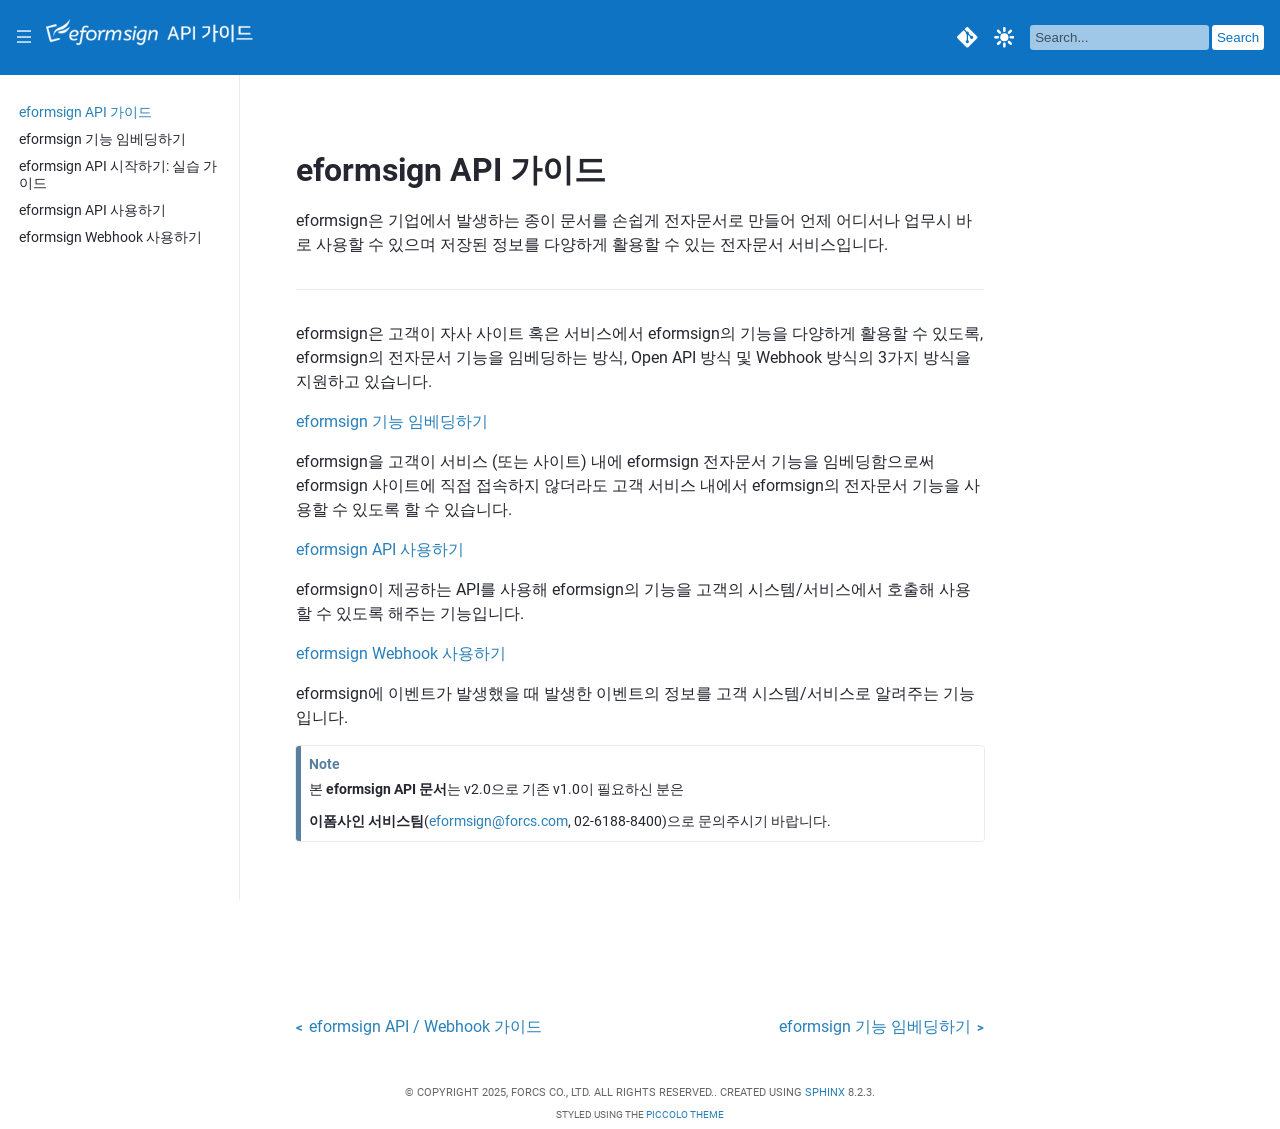
<file: docs/help/eformsign_api_overview.html>
<!DOCTYPE html>

<html lang="en" data-content_root="../">
  <head>
    <meta charset="utf-8" />
    <meta name="viewport" content="width=device-width, initial-scale=1.0" /><meta name="viewport" content="width=device-width, initial-scale=1" />

    <title>eformsign API 가이드 &#8212; eformsign API 가이드 2025.08.25 documentation</title>
    <link rel="stylesheet" href="../_static/pygments.css" type="text/css" />
    <link rel="stylesheet" href="../_static/basic_mod.css" type="text/css" />
    <link rel="stylesheet" href="../_static/code-tabs.css" type="text/css" />
    <script src="../_static/jquery.js?v=5d32c60e"></script>
    <script src="../_static/_sphinx_javascript_frameworks_compat.js?v=2cd50e6c"></script>
    <script src="../_static/documentation_options.js?v=9b887c12"></script>
    <script src="../_static/doctools.js?v=9bcbadda"></script>
    <script src="../_static/sphinx_highlight.js?v=dc90522c"></script>
    <script src="../_static/code-tabs.js?v=c983d12e"></script>
    <script src="../_static/js/theme.js"></script>
    <script src="../_static/js/petite-vue.js"></script>
    <link rel="icon" href="../_static/favicon.ico"/>
    <link rel="index" title="Index" href="../genindex.html" />
    <link rel="search" title="Search" href="../search.html" />
    <link rel="next" title="eformsign 기능 임베딩하기" href="eformsign_embedding_v2.html" />
    <link rel="prev" title="eformsign API / Webhook 가이드" href="../index.html" /> 
  </head><body data-dark_mode_code_blocks="true">

<div id="top_nav">
    
        <div id="notification_banner" data-banner-hiding="temporary" v-show="!permanentlyHidden">
    <p v-if="visible" id="content"><a href="https://www.eformsign.com/">eformsign 바로가기</a></p>
    <a class="close" href="#" @click.prevent="toggleVisible()">[[ visible ? '&#x25B2; HIDE' : '&#x25BC; SHOW BANNER' ]]</a>
</div>

<script>
(function() {
    const topNav = document.querySelector('#top_nav')
    const notificationContent = document.querySelector('#notification_banner p#content').innerText
    const localStorageKey = 'readNotification'
    const bannerHiding = document.querySelector('#notification_banner').dataset['bannerHiding']
    const cssVariableName = '--navbarHeight'
    const rootElement = document.documentElement

    /*************************************************************************/
    // Local storage for remembering if the user has read the notification.

    function checkAlreadyRead() {
        return localStorage.getItem(localStorageKey) == notificationContent
    }

    function setRead() {
        localStorage.setItem(localStorageKey, notificationContent)
    }

    function clearRead() {
        localStorage.removeItem(localStorageKey)
    }

    const alreadyRead = checkAlreadyRead()
    const permanentlyHidden = alreadyRead && bannerHiding == 'permanent'

    /*************************************************************************/
    // Updating a CSS variable so other elements adjust to the nav bar height.

    function updateNavbarHeight() {
        // Only update it if the delta is significant. Otherwise it causes
        // unnecessary browser repaints.
        const documentStyles = getComputedStyle(rootElement)
        // We store the value in REM, so need to convert to pixels
        const currentValue = parseFloat(
            documentStyles.getPropertyValue(cssVariableName)
        ) * parseFloat(documentStyles.fontSize)

        const newValue = topNav.clientHeight

        if (newValue - 5 > currentValue) {
            console.log(`Updating ${cssVariableName} - overlapping`)
            rootElement.style.setProperty(
                cssVariableName, newValue + "px"
            );
        } else if (currentValue - newValue >= 30) {
            console.log(`Updating ${cssVariableName} - gap too large`)
            rootElement.style.setProperty(
                cssVariableName, newValue + "px"
            );
        }
    }

    /*************************************************************************/
    // After loading the page, and resizing the window, recalculate the nav bar
    // height.

    if (!permanentlyHidden) {
        // This height is approximately correct when there's a banner, so
        // shouldn't require any page reflow:
        rootElement.style.setProperty(
            '--navbarHeight', "5.5rem"
        );

        document.addEventListener("DOMContentLoaded", function() {
            updateNavbarHeight()
        });

        var interval = undefined

        window.addEventListener('resize', () => {
            if (interval) {
                clearTimeout(interval)
            }
            interval = setTimeout(() => {
                console.log("Finished resizing")
                updateNavbarHeight()
            }, 100)
        })
    }

    /*************************************************************************/

    PetiteVue.createApp({
        visible: !alreadyRead,
        permanentlyHidden: permanentlyHidden,
        bannerHiding: bannerHiding,
        $delimiters: ['[[', ']]'],
        toggleVisible() {
            this.visible = !this.visible

            if (this.visible) {
                clearRead()
            } else {
                setRead()
            }

            if (!this.visible && bannerHiding == 'permanent') {
                this.permanentlyHidden = true
            }

            // Run this after Vue has had time to update the DOM:
            setTimeout(
                updateNavbarHeight,
                0
            )
        }
    }).mount('#notification_banner')
})()
</script>
    

    <nav>
        
            
        

        <p id="toggle_sidebar">
            <a href="#" title="Toggle sidebar">|||</a>
        </p>
        <h1><a href="../index.html" title="Go to homepage"><img src="../_static/eformsign_API_guide_logo.png"/></a></h1>
            <a id="source_link" href="https://www.eformsign.com/">
    
        <svg width="100%" height="100%" viewBox="0 0 92 92" version="1.1" xmlns="http://www.w3.org/2000/svg" xmlns:xlink="http://www.w3.org/1999/xlink" xml:space="preserve" xmlns:serif="http://www.serif.com/" style="fill-rule:evenodd;clip-rule:evenodd;stroke-linejoin:round;stroke-miterlimit:2;">
            <path fill="white" d="M89.42,41.51l-39.794,-39.791c-2.29,-2.292 -6.006,-2.292 -8.299,-0l-8.263,8.264l10.481,10.482c2.437,-0.823 5.23,-0.271 7.171,1.67c1.952,1.954 2.5,4.771 1.657,7.216l10.102,10.102c2.444,-0.842 5.264,-0.298 7.215,1.657c2.729,2.728 2.729,7.148 0,9.876c-2.729,2.73 -7.148,2.73 -9.878,-0c-2.052,-2.053 -2.56,-5.067 -1.52,-7.595l-9.422,-9.422l-0.001,24.793c0.666,0.329 1.293,0.769 1.847,1.321c2.728,2.727 2.728,7.146 0,9.878c-2.728,2.727 -7.15,2.727 -9.876,-0c-2.728,-2.732 -2.728,-7.151 0,-9.878c0.675,-0.674 1.454,-1.183 2.287,-1.524l0,-25.023c-0.833,-0.34 -1.611,-0.846 -2.287,-1.524c-2.066,-2.065 -2.564,-5.098 -1.504,-7.635l-10.333,-10.335l-27.285,27.284c-2.291,2.294 -2.291,6.011 0,8.303l39.794,39.791c2.291,2.291 6.007,2.291 8.301,-0l39.607,-39.607c2.292,-2.293 2.292,-6.011 0,-8.303Z"/>
        </svg>
    
</a>
        

        <a id="mode_toggle" href="#" @click.prevent="handleClick" :title="mode">
    <template v-if="mode == 'light'">
        <svg width="100%" height="100%" viewBox="0 0 79 80" version="1.1" xmlns="http://www.w3.org/2000/svg" xmlns:xlink="http://www.w3.org/1999/xlink" xml:space="preserve" style="fill-rule:evenodd;clip-rule:evenodd;stroke-linejoin:round;stroke-miterlimit:2;"><g id="mode_light"><rect id="Bounds" x="0" y="-0" width="78.623" height="79.049" style="fill:none;"/><circle cx="39.311" cy="39.524" r="15.734" style="fill:#fff;"/><g id="beams"><g id="beam"><path id="beam1" serif:id="beam" d="M44.212,4.901c0,-2.705 -2.196,-4.901 -4.901,-4.901c-2.704,-0 -4.9,2.196 -4.9,4.901l-0,9.614c-0,2.705 2.196,4.901 4.9,4.901c2.705,0 4.901,-2.196 4.901,-4.901l0,-9.614Z" style="fill:#fff;"/></g><g id="beam2" serif:id="beam"><path id="beam3" serif:id="beam" d="M67.48,18.073c1.913,-1.912 1.913,-5.018 0,-6.931c-1.912,-1.912 -5.018,-1.912 -6.931,0l-6.798,6.799c-1.912,1.912 -1.912,5.018 0,6.931c1.913,1.912 5.018,1.912 6.931,-0l6.798,-6.799Z" style="fill:#fff;"/></g><g id="beam4" serif:id="beam"><path id="beam5" serif:id="beam" d="M25.728,61.108c1.912,-1.913 1.912,-5.018 -0,-6.931c-1.913,-1.913 -5.019,-1.913 -6.931,-0l-6.799,6.798c-1.912,1.913 -1.912,5.019 0,6.931c1.913,1.913 5.019,1.913 6.931,0l6.799,-6.798Z" style="fill:#fff;"/></g><g id="beam6" serif:id="beam"><path id="beam7" serif:id="beam" d="M60.682,54.177c-1.913,-1.913 -5.018,-1.913 -6.931,-0c-1.912,1.913 -1.912,5.018 0,6.931l6.798,6.798c1.913,1.913 5.019,1.913 6.931,0c1.913,-1.912 1.913,-5.018 0,-6.931l-6.798,-6.798Z" style="fill:#fff;"/></g><g id="beam8" serif:id="beam"><path id="beam9" serif:id="beam" d="M4.901,34.623c-2.705,0 -4.901,2.196 -4.901,4.901c0,2.705 2.196,4.901 4.901,4.901l9.614,0c2.705,0 4.901,-2.196 4.901,-4.901c0,-2.705 -2.196,-4.901 -4.901,-4.901l-9.614,0Z" style="fill:#fff;"/></g><g id="beam10" serif:id="beam"><path id="beam11" serif:id="beam" d="M44.212,64.534c0,-2.705 -2.196,-4.901 -4.901,-4.901c-2.704,-0 -4.9,2.196 -4.9,4.901l-0,9.614c-0,2.705 2.196,4.901 4.9,4.901c2.705,-0 4.901,-2.196 4.901,-4.901l0,-9.614Z" style="fill:#fff;"/></g><g id="beam12" serif:id="beam"><path id="beam13" serif:id="beam" d="M18.929,11.142c-1.912,-1.912 -5.018,-1.912 -6.931,0c-1.912,1.913 -1.912,5.019 0,6.931l6.799,6.799c1.912,1.912 5.018,1.912 6.931,-0c1.912,-1.913 1.912,-5.019 -0,-6.931l-6.799,-6.799Z" style="fill:#fff;"/></g><g id="beam14" serif:id="beam"><path id="beam15" serif:id="beam" d="M64.108,34.623c-2.705,0 -4.901,2.196 -4.901,4.901c-0,2.705 2.196,4.901 4.901,4.901l9.614,0c2.705,0 4.901,-2.196 4.901,-4.901c-0,-2.705 -2.196,-4.901 -4.901,-4.901l-9.614,0Z" style="fill:#fff;"/></g></g></g></svg>
    </template>

    <template v-if="mode == 'dark'">
        <svg width="100%" height="100%" viewBox="0 0 79 80" version="1.1" xmlns="http://www.w3.org/2000/svg" xmlns:xlink="http://www.w3.org/1999/xlink" xml:space="preserve" style="fill-rule:evenodd;clip-rule:evenodd;stroke-linejoin:round;stroke-miterlimit:2;"><g id="mode_dark"><rect id="Bounds" x="0" y="-0" width="78.623" height="79.049" style="fill:none;"/><circle cx="39.311" cy="39.524" r="15.734" style="fill:#fff;"/><g id="beams"><g id="beam"><path id="beam1" serif:id="beam" d="M44.212,14.515c0,-2.705 -2.196,-4.901 -4.901,-4.901c-2.704,0 -4.901,2.196 -4.901,4.901c0,2.705 2.197,4.901 4.901,4.901c2.705,0 4.901,-2.196 4.901,-4.901Z" style="fill:#fff;"/></g><g id="beam2" serif:id="beam"><path id="beam3" serif:id="beam" d="M60.662,24.892c1.902,-1.902 1.902,-4.99 0,-6.892l-0.04,-0.039c-1.901,-1.902 -4.989,-1.902 -6.891,-0c-1.901,1.901 -1.901,4.989 0,6.891l0.04,0.04c1.902,1.901 4.989,1.901 6.891,-0Z" style="fill:#fff;"/></g><g id="beam4" serif:id="beam"><path id="beam5" serif:id="beam" d="M25.732,61.103c1.91,-1.91 1.91,-5.011 0,-6.921l-0.009,-0.01c-1.91,-1.91 -5.012,-1.91 -6.921,-0c-1.91,1.91 -1.91,5.011 -0,6.921l0.01,0.01c1.909,1.91 5.011,1.91 6.92,-0Z" style="fill:#fff;"/></g><g id="beam6" serif:id="beam"><path id="beam7" serif:id="beam" d="M60.672,54.167c-1.907,-1.907 -5.004,-1.907 -6.911,0l-0.02,0.02c-1.907,1.907 -1.907,5.004 0,6.911c1.907,1.907 5.004,1.907 6.911,-0l0.02,-0.02c1.907,-1.907 1.907,-5.004 0,-6.911Z" style="fill:#fff;"/></g><g id="beam8" serif:id="beam"><path id="beam9" serif:id="beam" d="M14.52,34.623c-2.702,0 -4.896,2.194 -4.896,4.896l0,0.01c0,2.702 2.194,4.896 4.896,4.896c2.702,0 4.896,-2.194 4.896,-4.896l-0,-0.01c-0,-2.702 -2.194,-4.896 -4.896,-4.896Z" style="fill:#fff;"/></g><g id="beam10" serif:id="beam"><path id="beam11" serif:id="beam" d="M44.212,64.534c0,-2.705 -2.196,-4.901 -4.901,-4.901c-2.704,-0 -4.901,2.196 -4.901,4.901c0,2.704 2.197,4.9 4.901,4.9c2.705,0 4.901,-2.196 4.901,-4.9Z" style="fill:#fff;"/></g><g id="beam12" serif:id="beam"><path id="beam13" serif:id="beam" d="M25.73,17.943c-1.911,-1.911 -5.015,-1.911 -6.926,0l-0.005,0.005c-1.911,1.911 -1.911,5.015 0,6.926c1.911,1.911 5.015,1.911 6.926,0l0.005,-0.005c1.911,-1.911 1.911,-5.014 -0,-6.926Z" style="fill:#fff;"/></g><g id="beam14" serif:id="beam"><path id="beam15" serif:id="beam" d="M64.098,34.623c-2.699,0 -4.891,2.192 -4.891,4.892l-0,0.019c-0,2.699 2.192,4.891 4.891,4.891c2.7,0 4.892,-2.192 4.892,-4.891l0,-0.019c0,-2.7 -2.192,-4.892 -4.892,-4.892Z" style="fill:#fff;"/></g></g></g></svg>
    </template>

    <template v-if="mode == 'darkest'">
        <svg width="100%" height="100%" viewBox="0 0 79 80" version="1.1" xmlns="http://www.w3.org/2000/svg" xmlns:xlink="http://www.w3.org/1999/xlink" xml:space="preserve" style="fill-rule:evenodd;clip-rule:evenodd;stroke-linejoin:round;stroke-miterlimit:2;"><g id="mode_darkest"><rect id="Bounds" x="0" y="-0" width="78.623" height="79.049" style="fill:none;"/><path d="M39.315,23.791c8.684,-0 15.734,7.05 15.734,15.733c0,8.684 -7.05,15.734 -15.734,15.734c-8.683,0 -15.733,-7.05 -15.733,-15.734c-0,-8.683 7.05,-15.733 15.733,-15.733Zm0,4.737c6.069,0 10.997,4.927 10.997,10.996c-0,6.069 -4.928,10.996 -10.997,10.996c-6.068,0 -10.996,-4.927 -10.996,-10.996c0,-6.069 4.928,-10.996 10.996,-10.996Z" style="fill:#fff;"/><g id="beams"><g id="beam"><path id="beam1" serif:id="beam" d="M44.216,14.515c0,-2.705 -2.196,-4.901 -4.901,-4.901c-2.704,0 -4.9,2.196 -4.9,4.901c-0,2.705 2.196,4.901 4.9,4.901c2.705,0 4.901,-2.196 4.901,-4.901Z" style="fill:#fff;"/></g><g id="beam2" serif:id="beam"><path id="beam3" serif:id="beam" d="M60.666,24.892c1.902,-1.902 1.902,-4.99 0,-6.892l-0.04,-0.039c-1.901,-1.902 -4.989,-1.902 -6.891,-0c-1.901,1.901 -1.901,4.989 0,6.891l0.04,0.04c1.902,1.901 4.99,1.901 6.891,-0Z" style="fill:#fff;"/></g><g id="beam4" serif:id="beam"><path id="beam5" serif:id="beam" d="M25.737,61.103c1.909,-1.91 1.909,-5.011 -0,-6.921l-0.01,-0.01c-1.91,-1.91 -5.011,-1.91 -6.921,-0c-1.91,1.91 -1.91,5.011 -0,6.921l0.01,0.01c1.91,1.91 5.011,1.91 6.921,-0Z" style="fill:#fff;"/></g><g id="beam6" serif:id="beam"><path id="beam7" serif:id="beam" d="M60.676,54.167c-1.907,-1.907 -5.004,-1.907 -6.911,0l-0.02,0.02c-1.907,1.907 -1.907,5.004 0,6.911c1.907,1.907 5.004,1.907 6.911,-0l0.02,-0.02c1.907,-1.907 1.907,-5.004 0,-6.911Z" style="fill:#fff;"/></g><g id="beam8" serif:id="beam"><path id="beam9" serif:id="beam" d="M14.524,34.623c-2.702,0 -4.896,2.194 -4.896,4.896l0,0.01c0,2.702 2.194,4.896 4.896,4.896c2.702,0 4.896,-2.194 4.896,-4.896l0,-0.01c0,-2.702 -2.194,-4.896 -4.896,-4.896Z" style="fill:#fff;"/></g><g id="beam10" serif:id="beam"><path id="beam11" serif:id="beam" d="M44.216,64.534c0,-2.705 -2.196,-4.901 -4.901,-4.901c-2.704,-0 -4.9,2.196 -4.9,4.901c-0,2.704 2.196,4.9 4.9,4.9c2.705,0 4.901,-2.196 4.901,-4.9Z" style="fill:#fff;"/></g><g id="beam12" serif:id="beam"><path id="beam13" serif:id="beam" d="M25.734,17.943c-1.911,-1.911 -5.015,-1.911 -6.926,0l-0.005,0.005c-1.911,1.911 -1.911,5.015 0,6.926c1.911,1.911 5.015,1.911 6.926,0l0.005,-0.005c1.911,-1.911 1.911,-5.014 0,-6.926Z" style="fill:#fff;"/></g><g id="beam14" serif:id="beam"><path id="beam15" serif:id="beam" d="M64.103,34.623c-2.7,0 -4.892,2.192 -4.892,4.892l-0,0.019c-0,2.699 2.192,4.891 4.892,4.891c2.699,0 4.891,-2.192 4.891,-4.891l0,-0.019c0,-2.7 -2.192,-4.892 -4.891,-4.892Z" style="fill:#fff;"/></g></g></g></svg>
    </template>
</a>

<script>
(function() {
    const LOCAL_STORAGE_KEY = 'piccoloThemeMode'

    var initialMode = localStorage.getItem(LOCAL_STORAGE_KEY)

    if (initialMode) {
        // Make sure the value in local storage is valid
        if (['light', 'dark', 'darkest'].indexOf(initialMode) == -1) {
            initialMode = 'light'
            localStorage.setItem(LOCAL_STORAGE_KEY, initialMode)
        }
    } else {
        // Check if the client prefers dark mode
        if (window.matchMedia && window.matchMedia('(prefers-color-scheme: dark)').matches) {
            initialMode = 'dark'
        } else {
            initialMode = 'light'
        }
        localStorage.setItem(LOCAL_STORAGE_KEY, initialMode)
    }

    document.documentElement.dataset.mode = initialMode

    PetiteVue.createApp({
        'mode': initialMode,
        handleClick() {
            let currentMode = this.mode

            if (currentMode == 'light') {
                this.mode = 'dark'
            } else if (currentMode == 'dark') {
                this.mode = 'darkest'
            } else if (currentMode == 'darkest') {
                this.mode = 'light'
            }

            document.documentElement.dataset.mode = this.mode
            localStorage.setItem(LOCAL_STORAGE_KEY, this.mode)

            console.log(this.mode)
        }
    }).mount('#mode_toggle')
})()
</script>
            <p class="mobile_search_link">
                <a href="../search.html" title="Search">
                    <svg xmlns="http://www.w3.org/2000/svg" viewBox="0 0 65 64" fill-rule="evenodd" stroke-linejoin="round" stroke-miterlimit="2">
                        <path d="M14.873 40.009c-2.315-3.943-3.642-8.532-3.642-13.429C11.231 11.91 23.141 0 37.811 0s26.58 11.91 26.58 26.58-11.91 26.58-26.58 26.58a26.44 26.44 0 0 1-14.277-4.161L9.739 62.794a3.12 3.12 0 0 1-4.413 0L.913 58.382c-1.217-1.218-1.217-3.196 0-4.413l13.96-13.96zM37.811 8.054c10.225 0 18.526 8.301 18.526 18.526s-8.301 18.526-18.526 18.526-18.526-8.301-18.526-18.526S27.586 8.054 37.811 8.054z" fill="#fff" />
                    </svg>
                </a>
            </p>
        

        <div class="searchbox_wrapper">
            
<search id="searchbox" style="display: none" role="search">
  <h3 id="searchlabel">Quick search</h3>
    <div class="searchformwrapper">
    <form class="search" action="../search.html" method="get">
      <input type="text" name="q" aria-labelledby="searchlabel" autocomplete="off" autocorrect="off" autocapitalize="off" spellcheck="false"/>
      <input type="submit" value="Go" />
    </form>
    </div>
</search>
<script>document.getElementById('searchbox').style.display = "block"</script>
        </div>
    </nav>
</div>

    
      <div class="sphinxsidebar" role="navigation" aria-label="Main">
        <div class="sphinxsidebarwrapper"><ul class="current">
<li class="toctree-l1 current"><a class="current reference internal" href="#">eformsign API 가이드</a></li>
<li class="toctree-l1"><a class="reference internal" href="eformsign_embedding_v2.html">eformsign 기능 임베딩하기</a></li>
<li class="toctree-l1"><a class="reference internal" href="eformsign_api_quickstart.html">eformsign API 시작하기: 실습 가이드</a></li>
<li class="toctree-l1"><a class="reference internal" href="eformsign_api.html">eformsign API 사용하기</a></li>
<li class="toctree-l1"><a class="reference internal" href="eformsign_webhook.html">eformsign Webhook 사용하기</a></li>
</ul>

        </div>
      </div>


    <div class="document">
      <div class="documentwrapper">
        <div class="bodywrapper">
          <div class="body" role="main">
            
  <section id="eformsign-api">
<h1>eformsign API 가이드<a class="headerlink" href="#eformsign-api" title="Link to this heading"></a></h1>
<p>eformsign은 기업에서 발생하는 종이 문서를 손쉽게 전자문서로 만들어 언제 어디서나 업무시 바로 사용할 수 있으며 저장된 정보를 다양하게 활용할 수 있는 전자문서 서비스입니다.</p>
<hr class="docutils" />
<p>eformsign은 고객이 자사 사이트 혹은 서비스에서 eformsign의 기능을 다양하게 활용할 수 있도록, eformsign의 전자문서 기능을 임베딩하는 방식, Open API 방식 및 Webhook 방식의 3가지 방식을 지원하고 있습니다.</p>
<p><a class="reference external" href="https://eformsignkr.github.io/developers/help/eformsign_embedding_v2.html#eformsign">eformsign 기능 임베딩하기</a></p>
<p>eformsign을 고객이 서비스 (또는 사이트) 내에 eformsign 전자문서 기능을 임베딩함으로써 eformsign 사이트에 직접 접속하지 않더라도 고객 서비스 내에서 eformsign의 전자문서 기능을 사용할 수 있도록 할 수 있습니다.</p>
<p><a class="reference external" href="https://eformsignkr.github.io/developers/help/eformsign_api.html#eformsign-api">eformsign API 사용하기</a></p>
<p>eformsign이 제공하는 API를 사용해 eformsign의 기능을 고객의 시스템/서비스에서 호출해 사용할 수 있도록 해주는 기능입니다.</p>
<p><a class="reference external" href="https://eformsignkr.github.io/developers/help/eformsign_webhook.html#eformsign-webhook">eformsign Webhook 사용하기</a></p>
<p>eformsign에 이벤트가 발생했을 때 발생한 이벤트의 정보를 고객 시스템/서비스로 알려주는 기능입니다.</p>
<div class="admonition note">
<p class="admonition-title">Note</p>
<p>본 <strong>eformsign API 문서</strong>는 v2.0으로 기존 v1.0이 필요하신 분은</p>
<p><strong>이폼사인 서비스팀</strong>(<a class="reference external" href="mailto:eformsign&#37;&#52;&#48;forcs&#46;com">eformsign<span>&#64;</span>forcs<span>&#46;</span>com</a>, 02-6188-8400)으로 문의주시기 바랍니다.</p>
</div>
</section>


            <div class="clearer"></div>
          </div>
        </div>
      </div>
    

      <div class="clearer"></div>
    </div>
    <div class="button_nav_wrapper">
        <div class="button_nav">
            <div class="left">
                
                <a href="../index.html">
                    <span class="icon">&lt;</span><span>eformsign API / Webhook 가이드</span></a>
                
            </div>

            <div class="right">
                
                    <a href="eformsign_embedding_v2.html"><span>eformsign 기능 임베딩하기</span><span class="icon">&gt;</span></a>
                
            </div>
        </div>
    </div>


    <div class="footer" role="contentinfo">
    &#169; Copyright 2025, FORCS CO., LTD. All rights reserved..
      Created using <a href="https://www.sphinx-doc.org/">Sphinx</a> 8.2.3.
    </div>

<p id="theme_credit">Styled using the <a href="https://github.com/piccolo-orm/piccolo_theme">Piccolo Theme</a></p>
  </body>
</html>
</file>
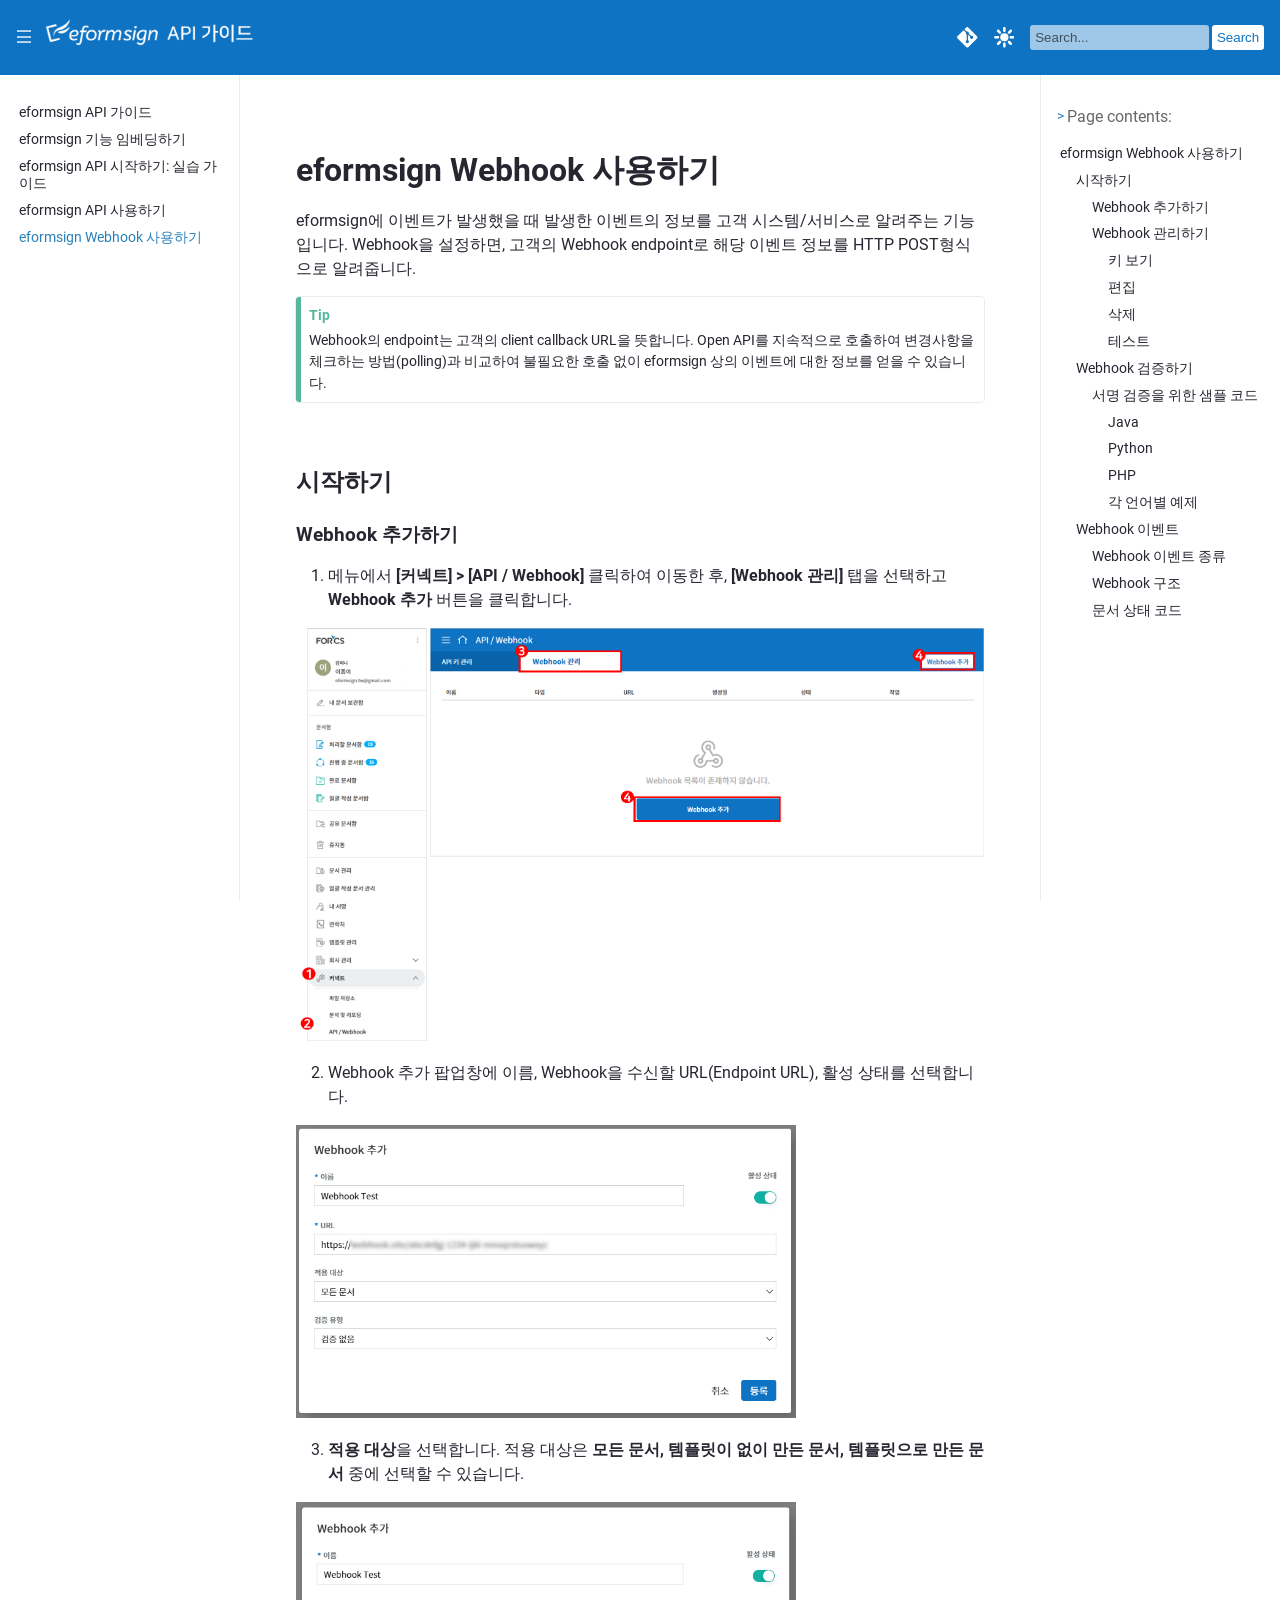
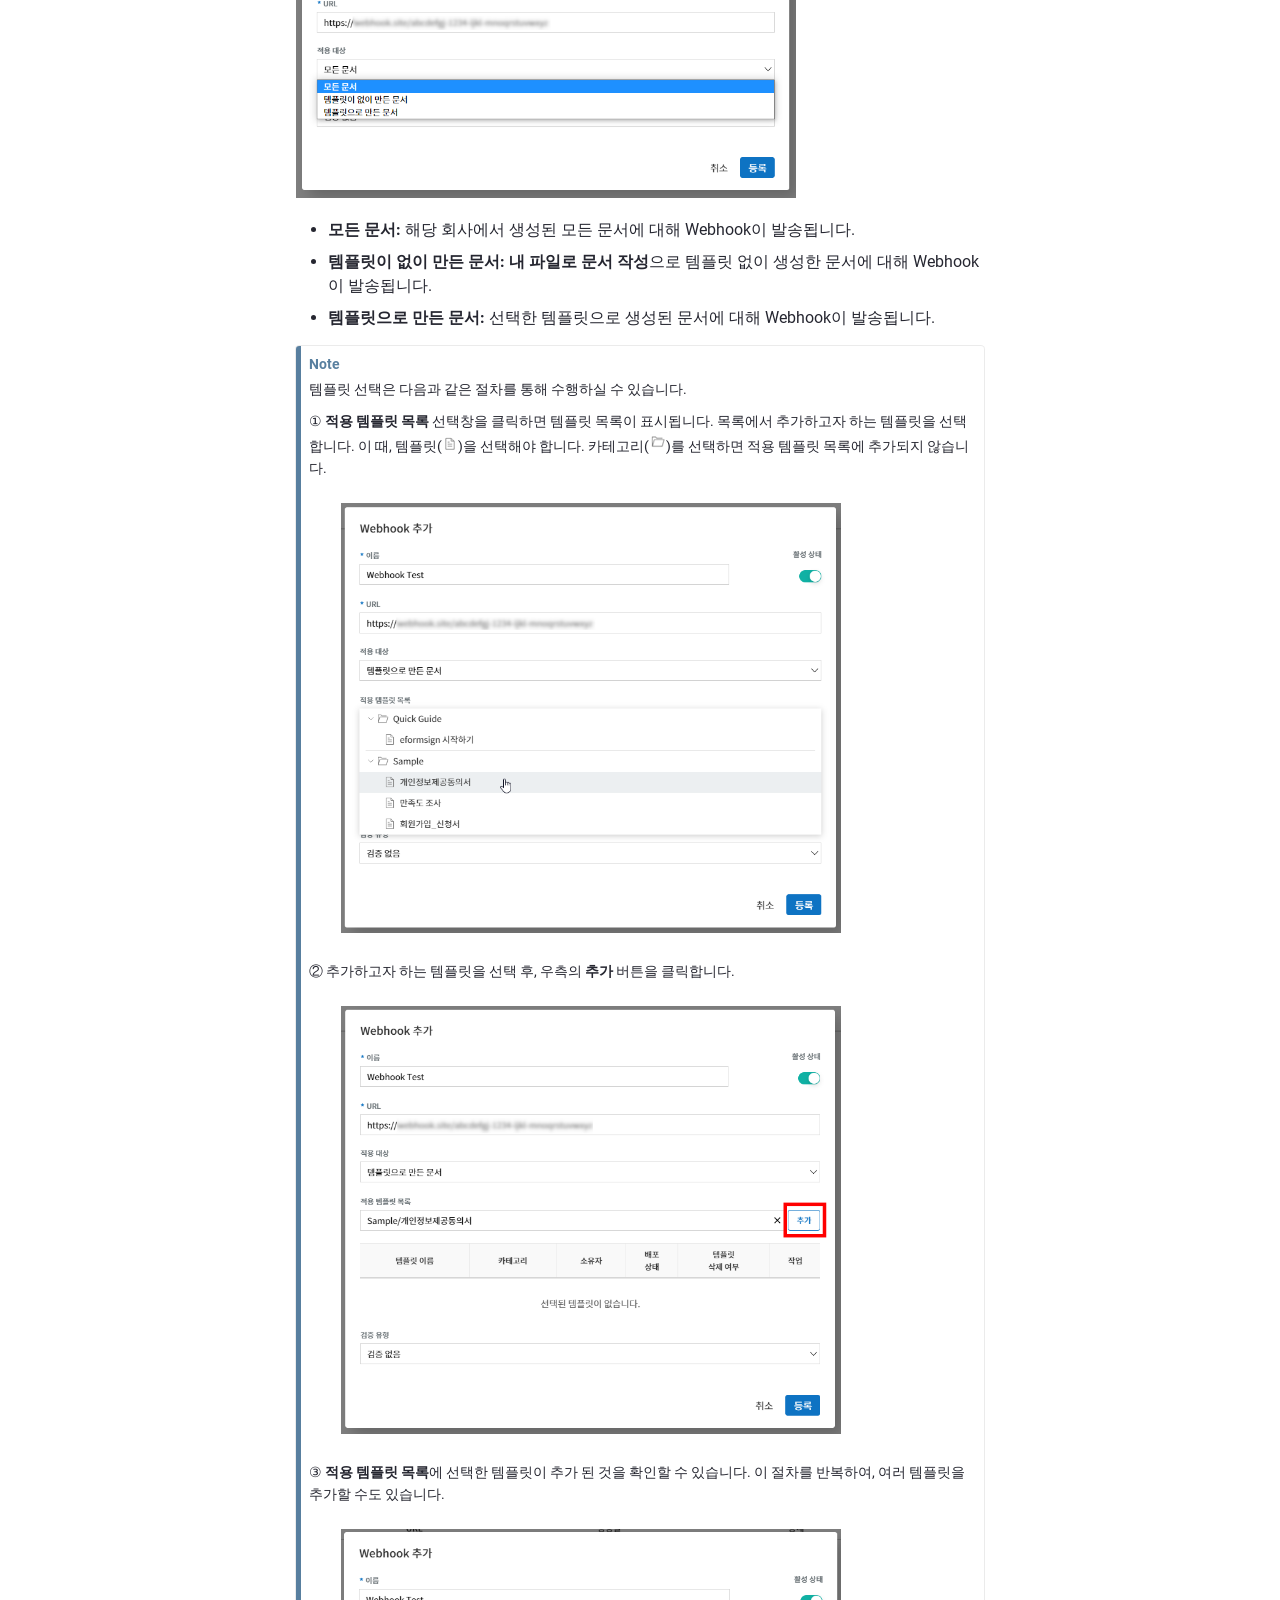
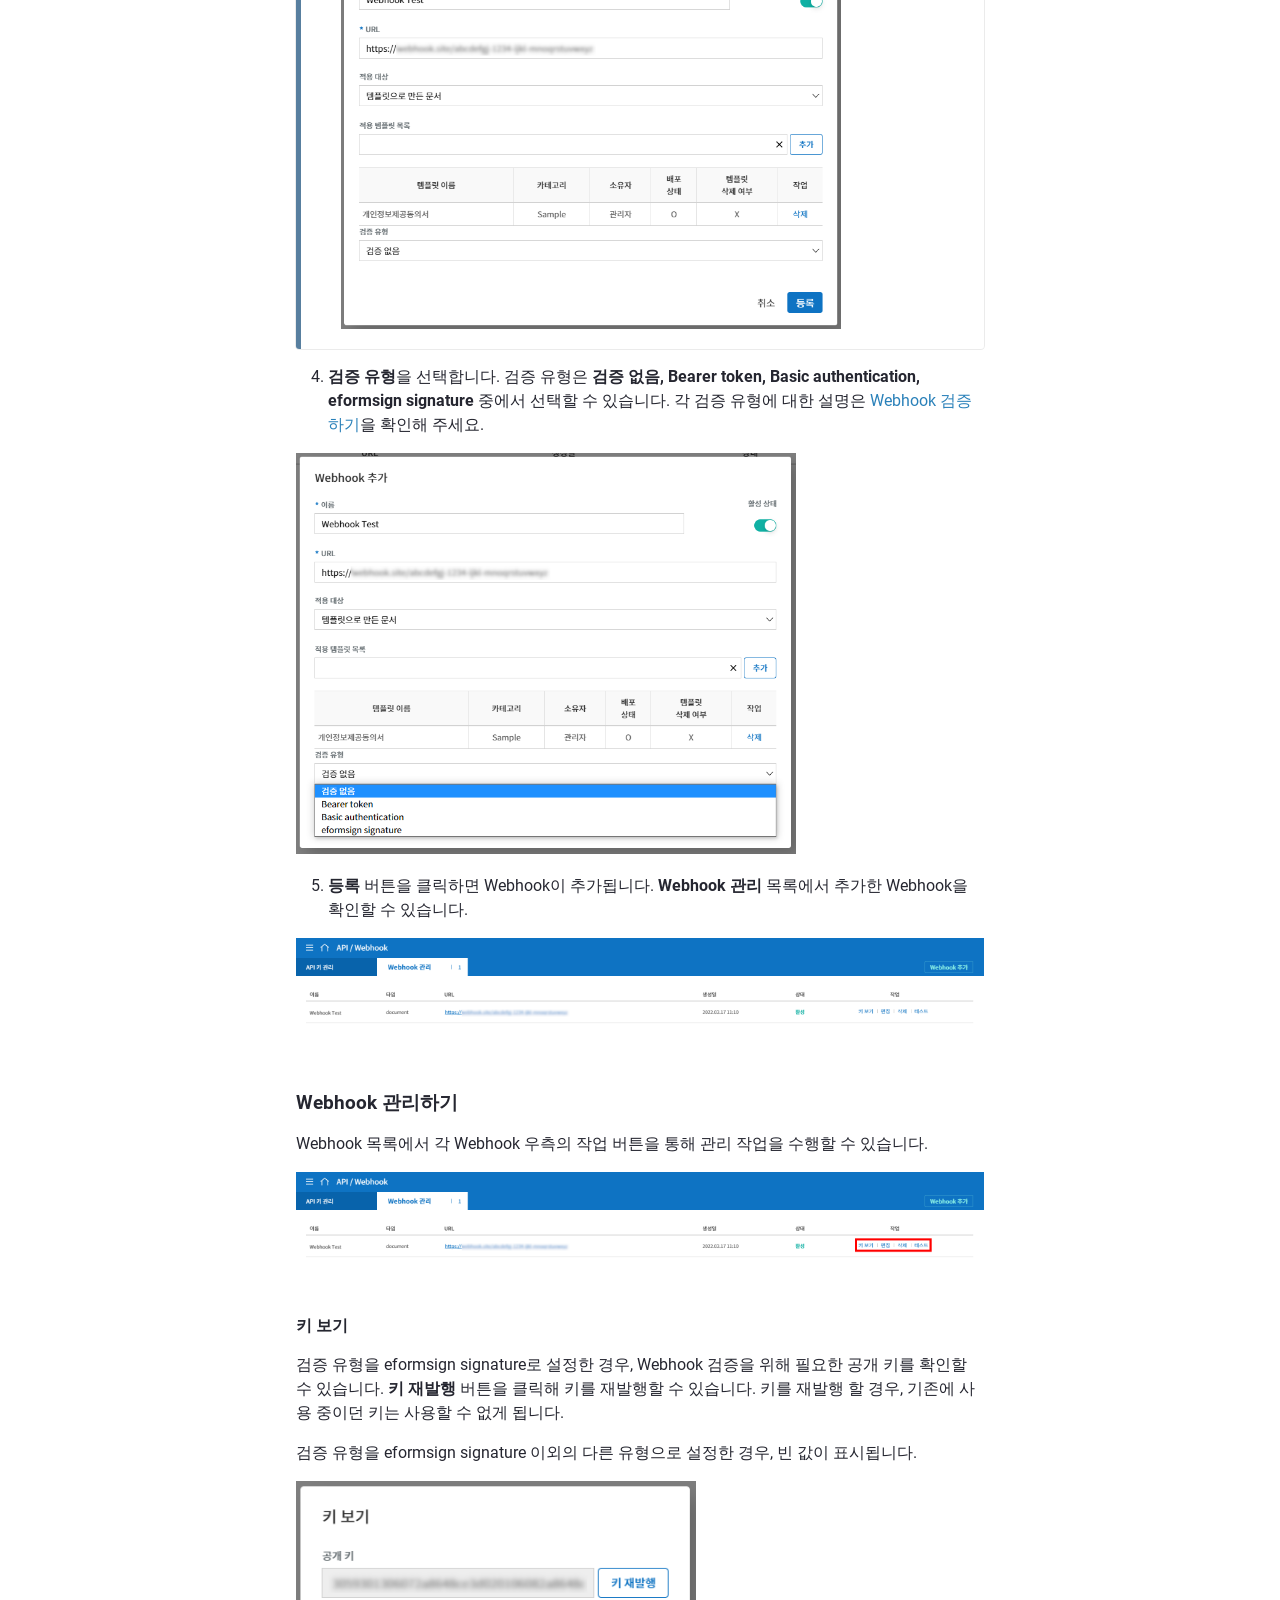
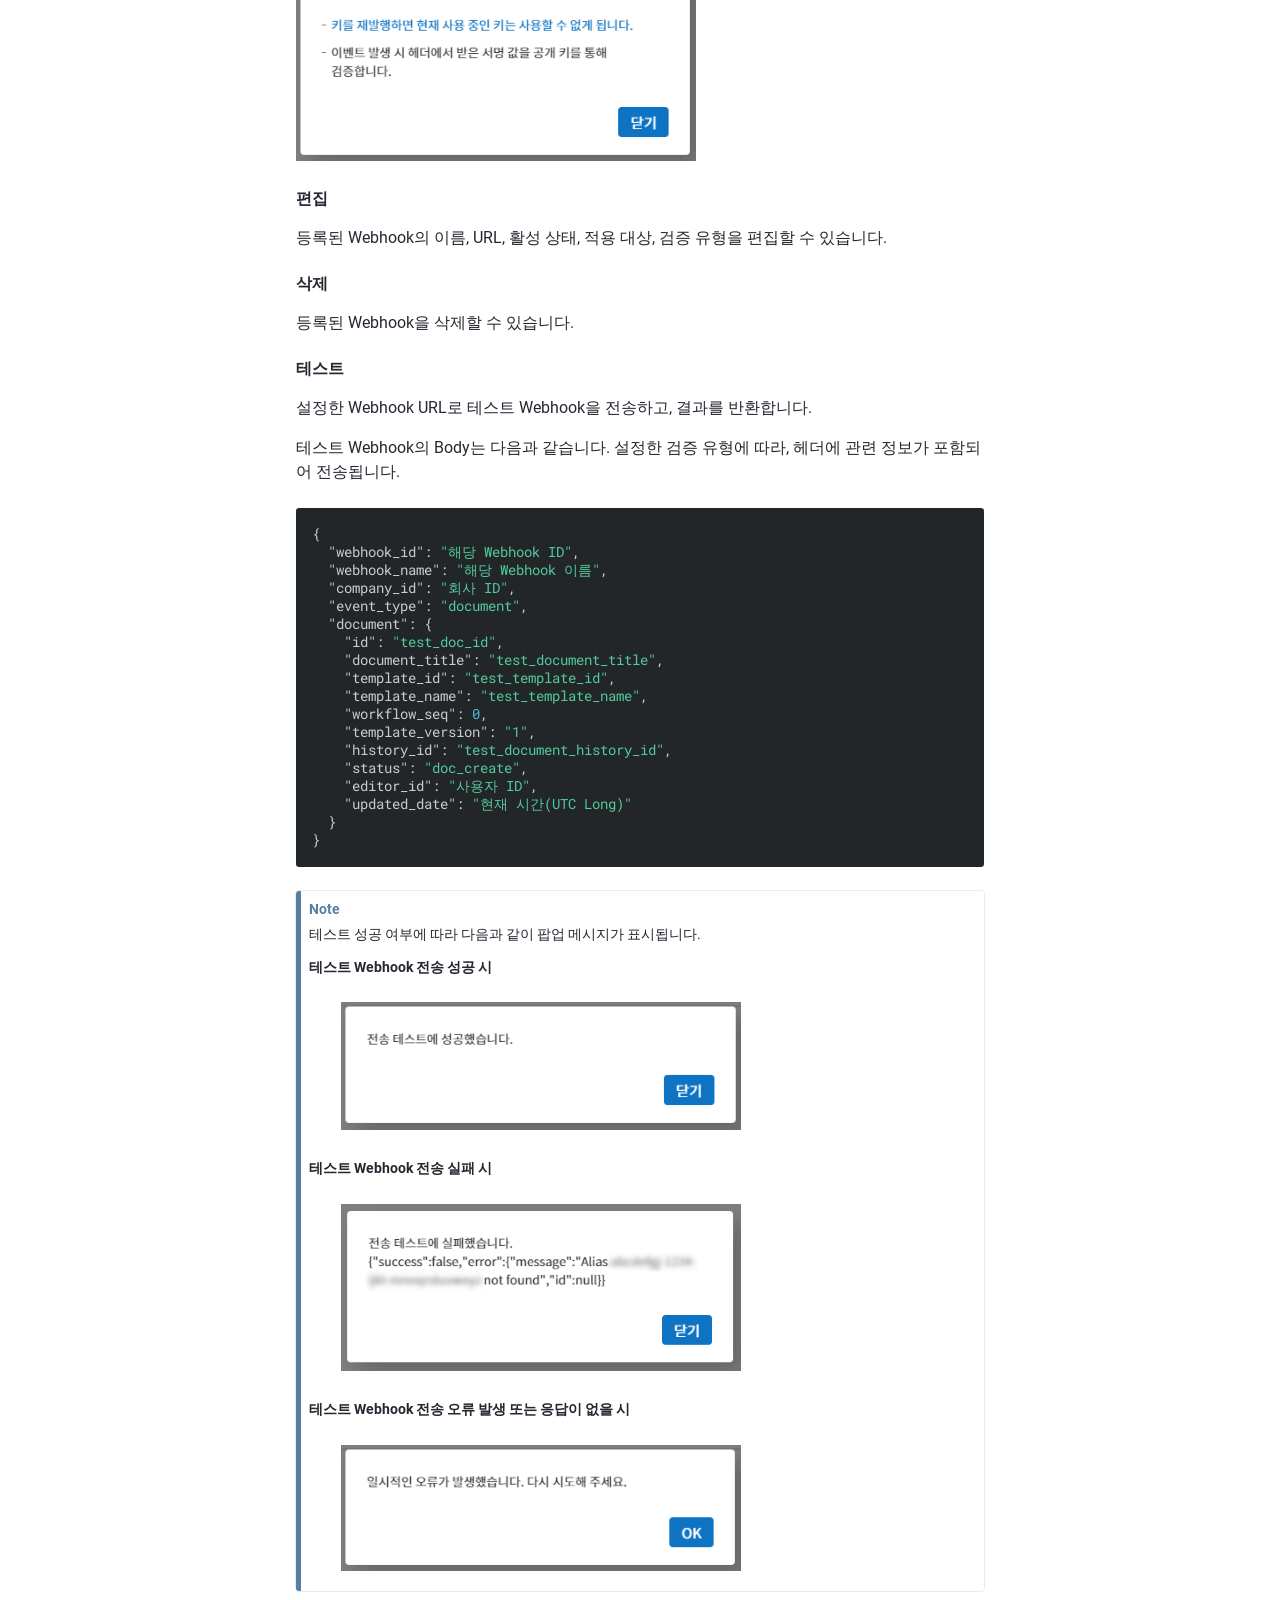
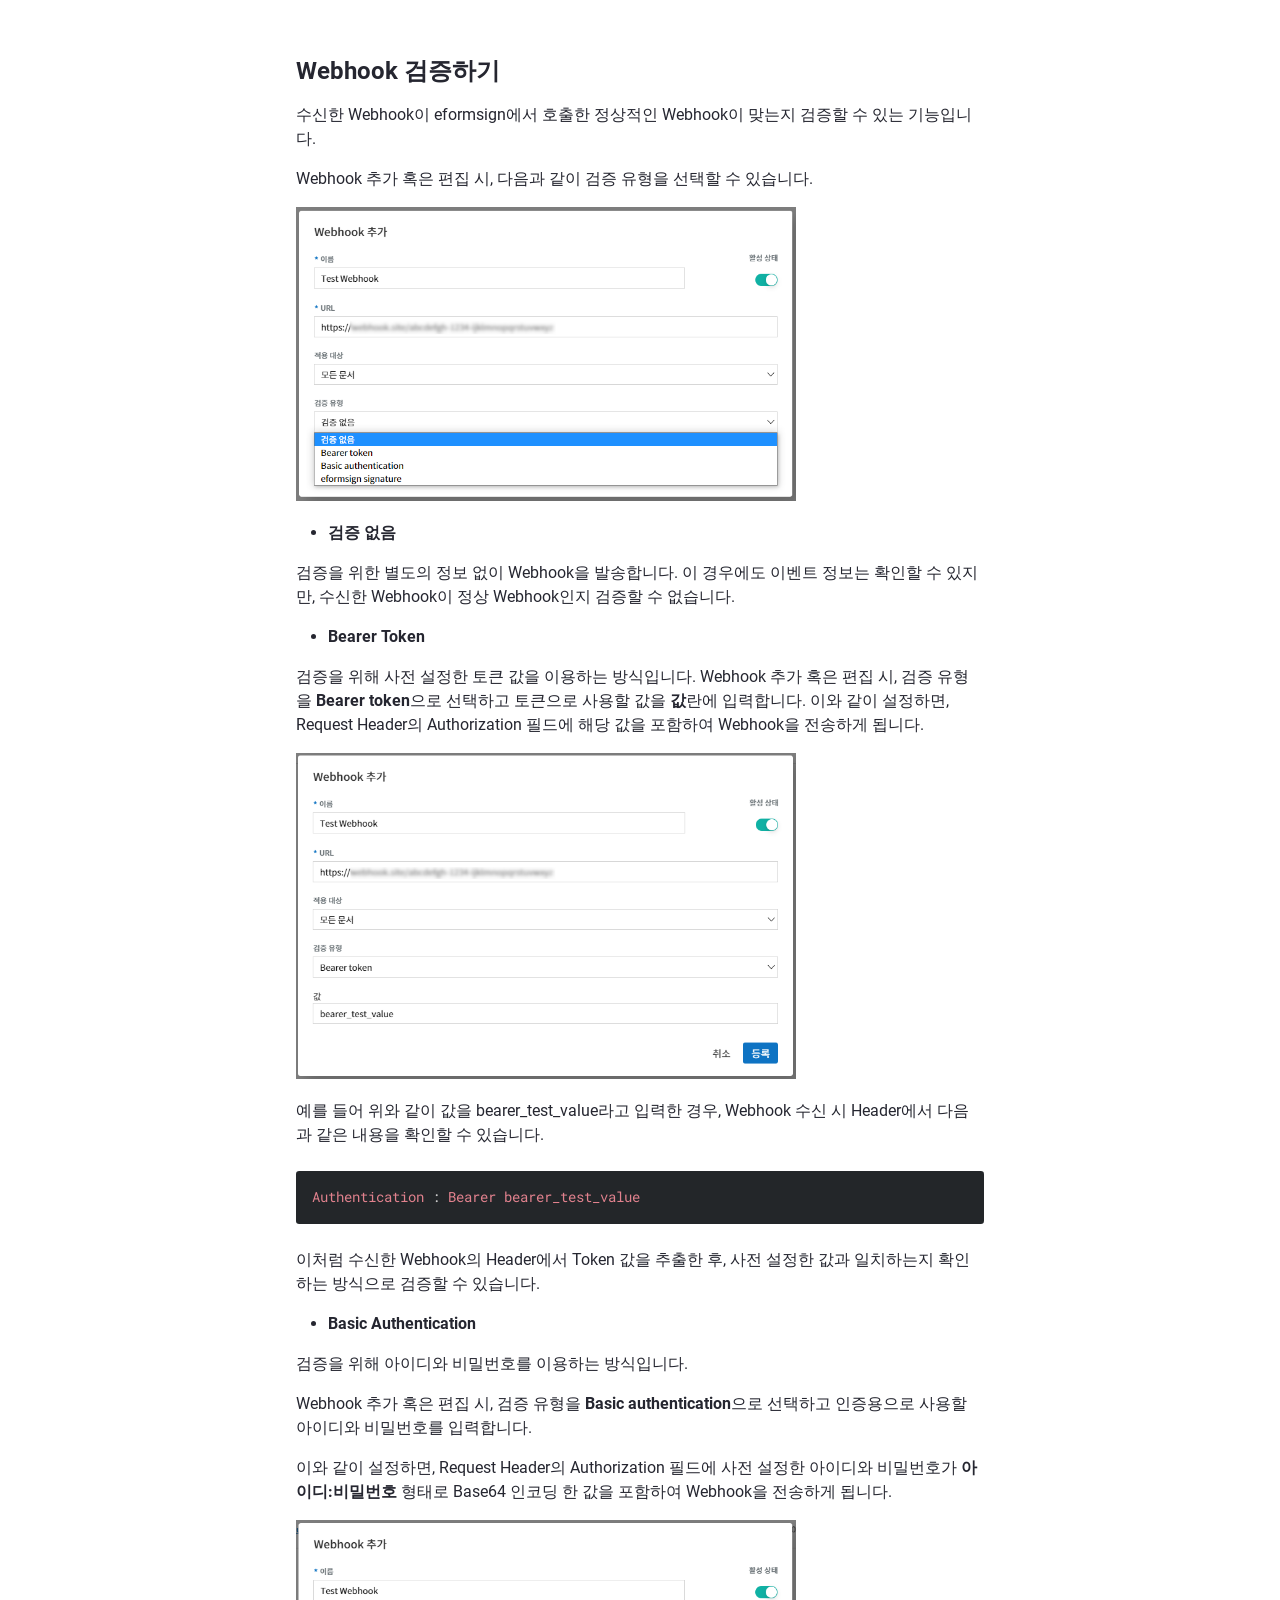
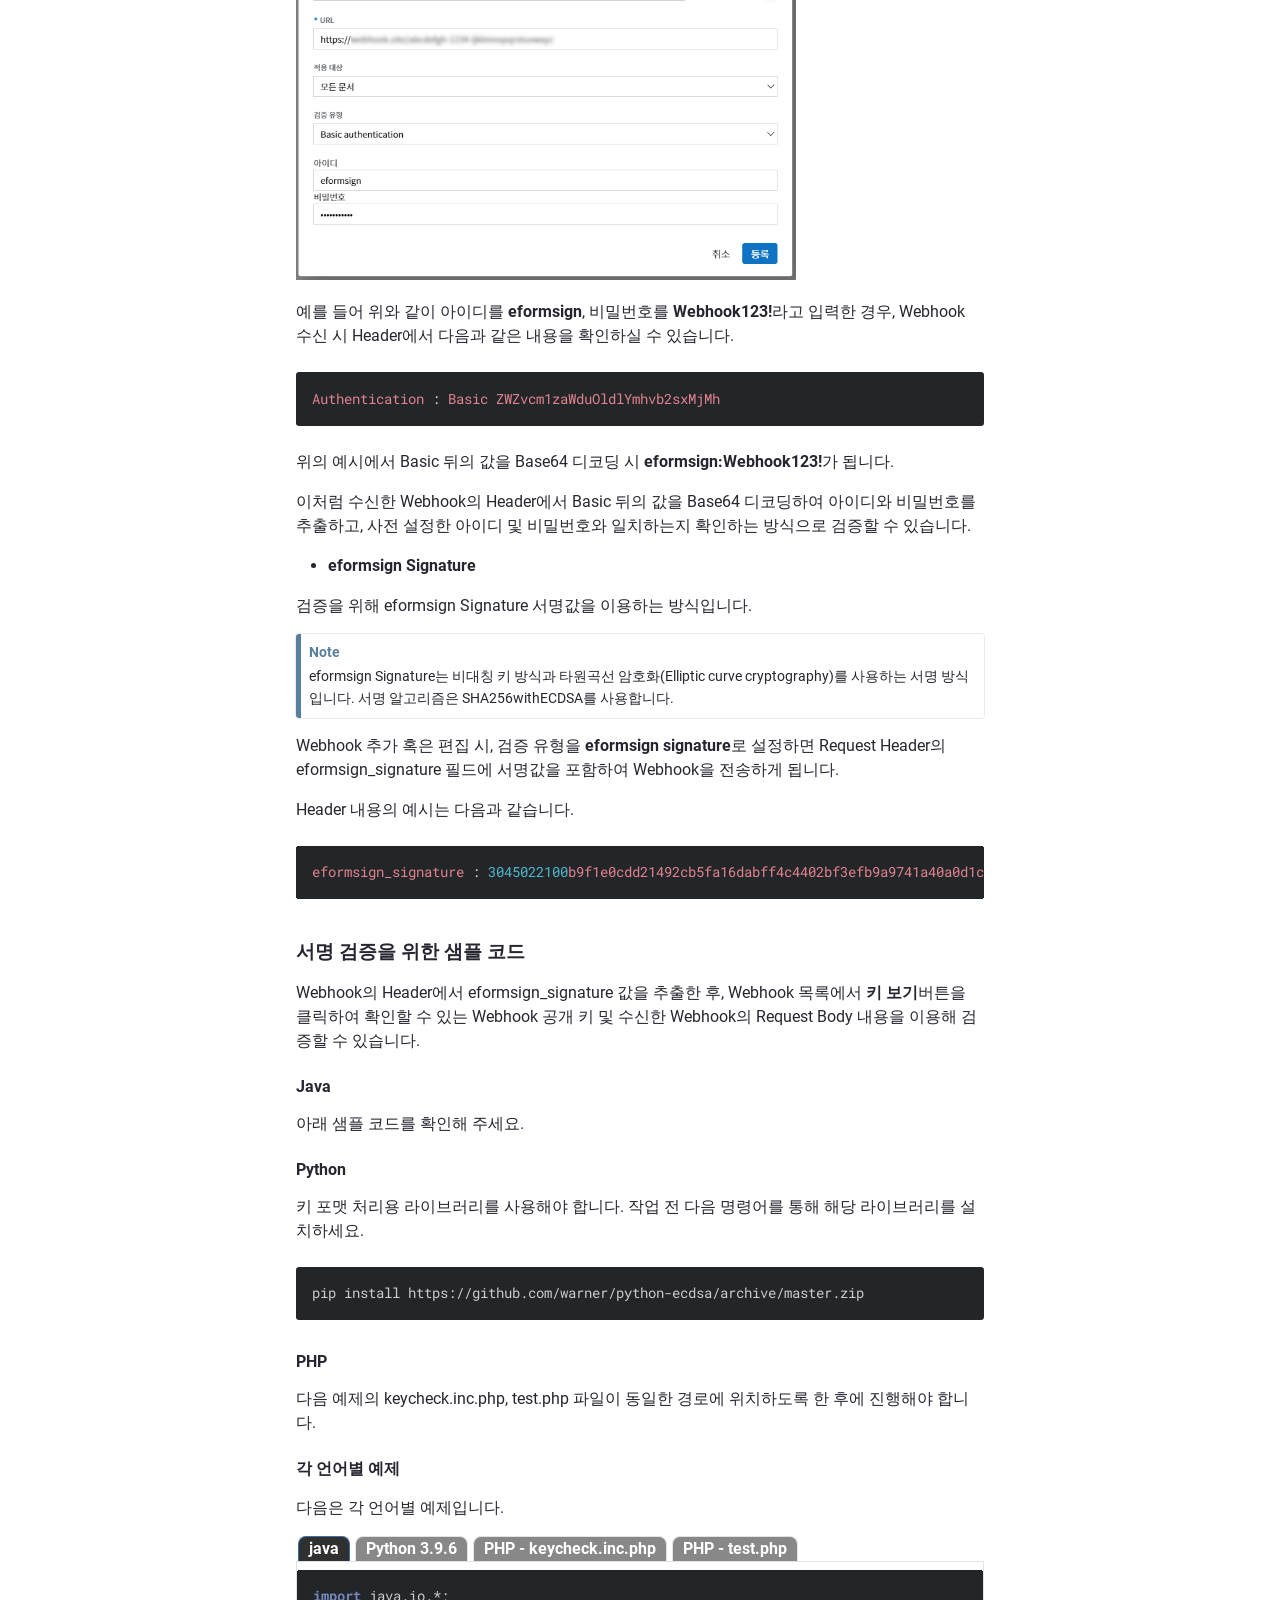
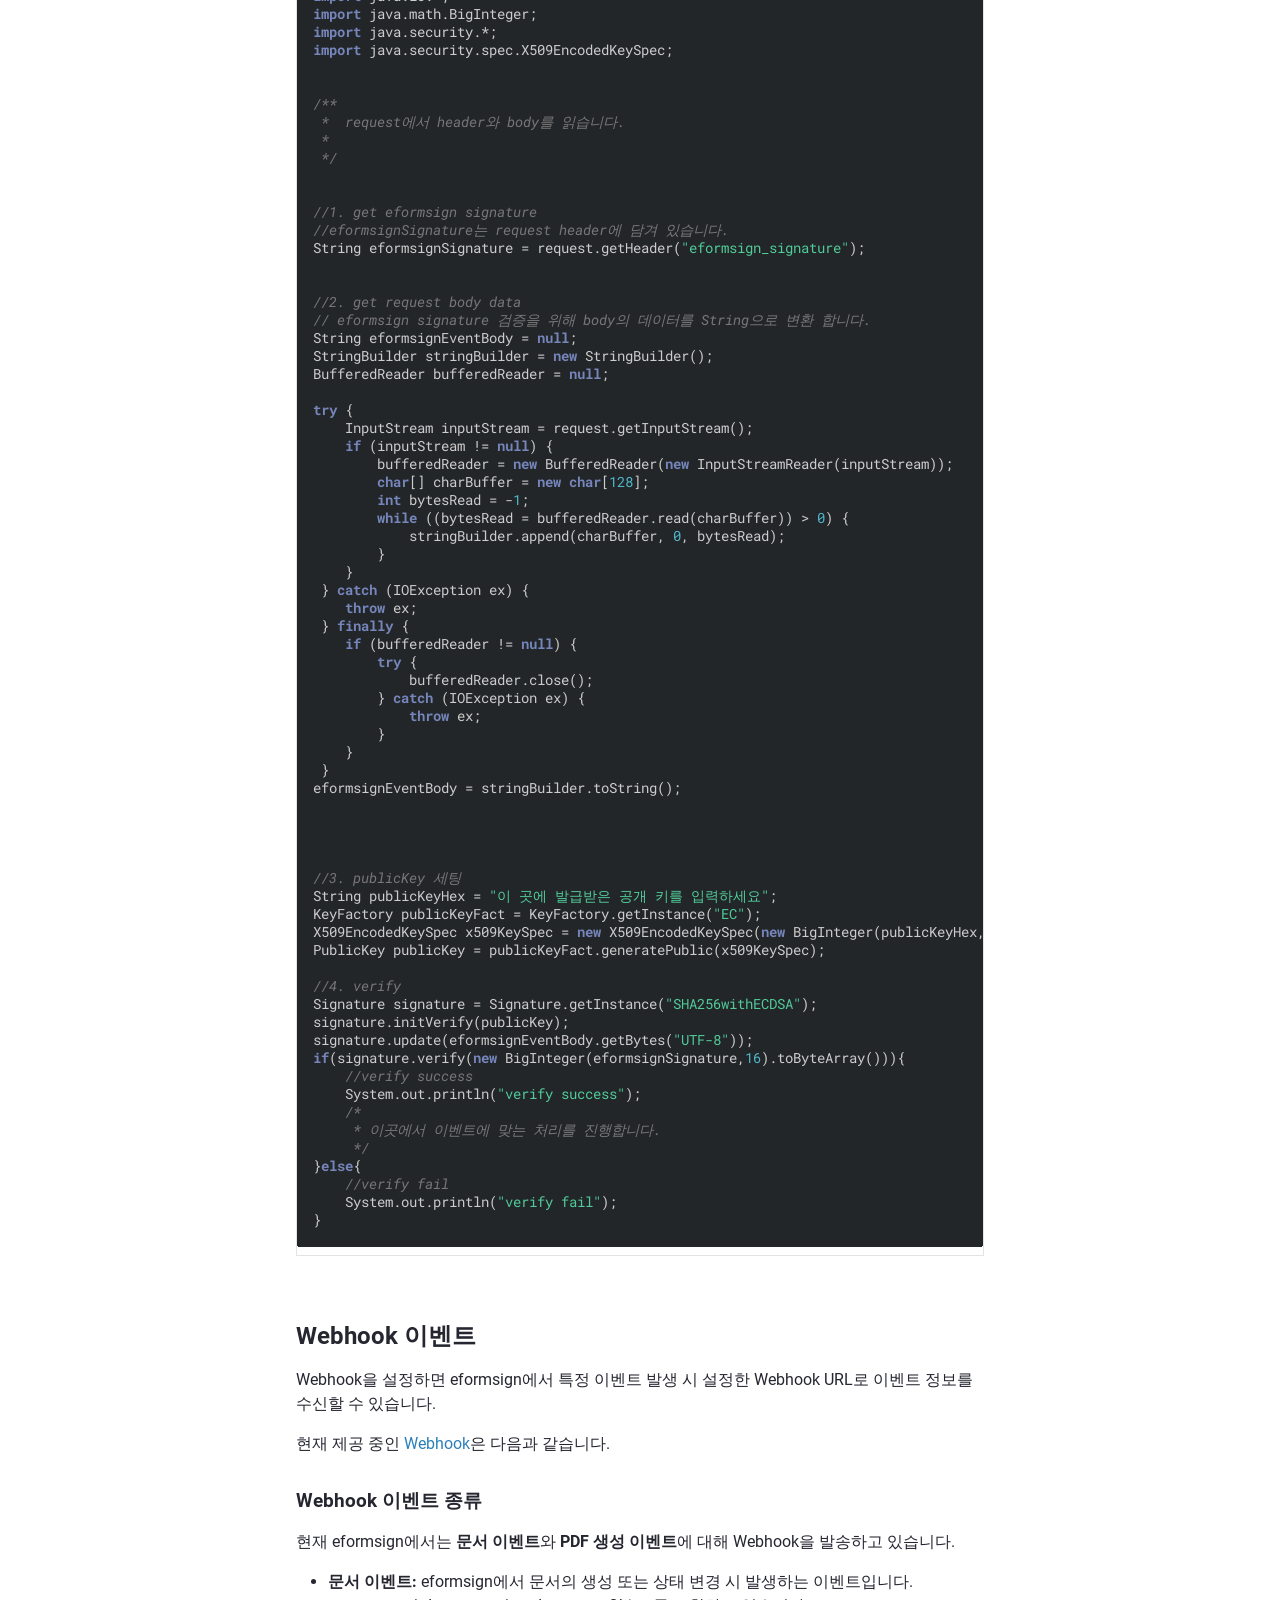
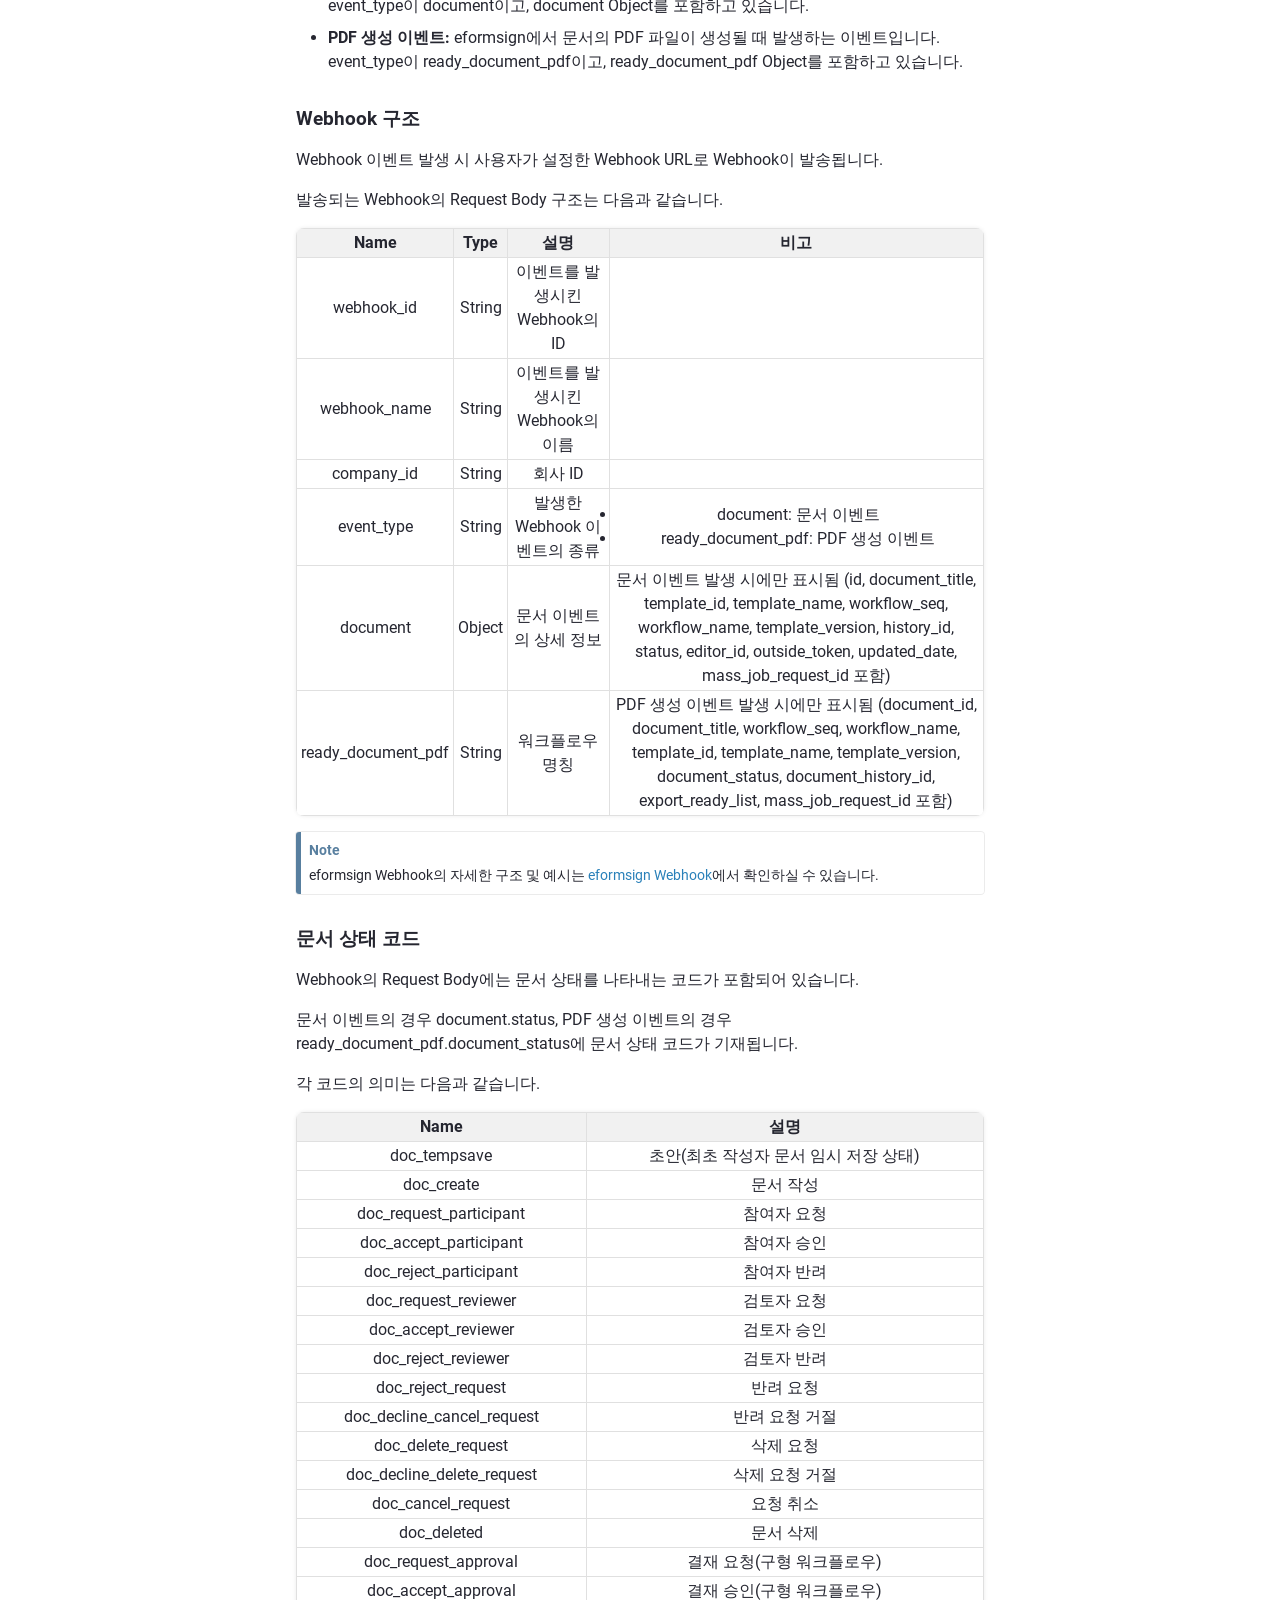
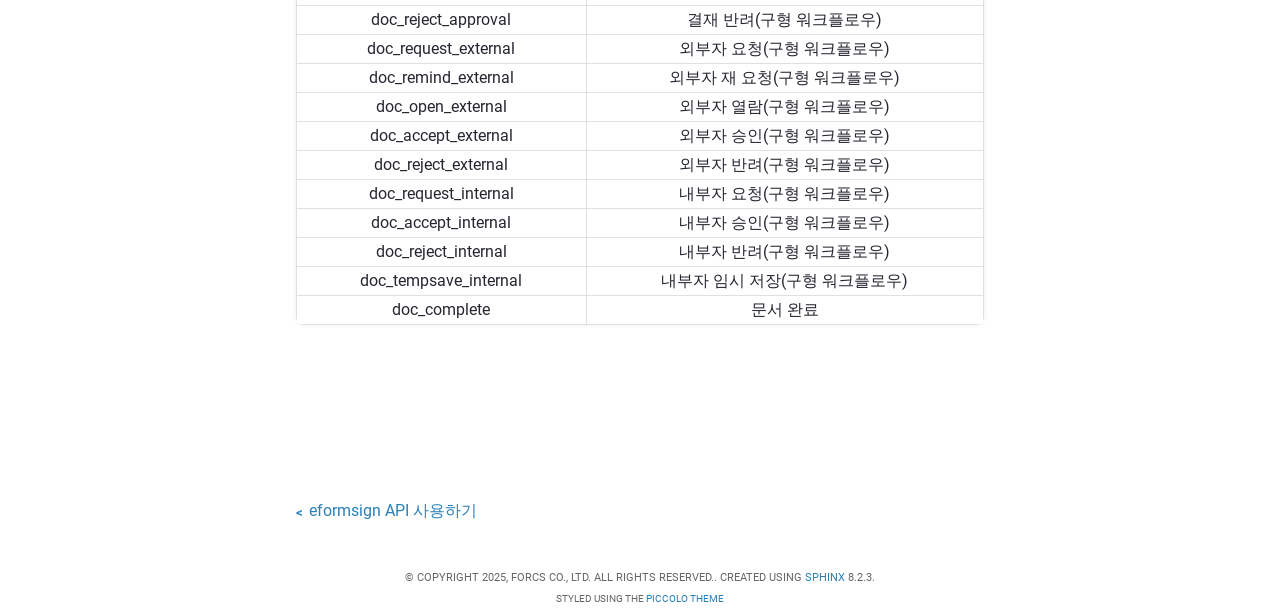
<file: docs/help/eformsign_webhook.html>
<!DOCTYPE html>

<html lang="en" data-content_root="../">
  <head>
    <meta charset="utf-8" />
    <meta name="viewport" content="width=device-width, initial-scale=1.0" /><meta name="viewport" content="width=device-width, initial-scale=1" />

    <title>eformsign Webhook 사용하기 &#8212; eformsign API 가이드 2025.08.25 documentation</title>
    <link rel="stylesheet" href="../_static/pygments.css" type="text/css" />
    <link rel="stylesheet" href="../_static/basic_mod.css" type="text/css" />
    <link rel="stylesheet" href="../_static/code-tabs.css" type="text/css" />
    <script src="../_static/jquery.js?v=5d32c60e"></script>
    <script src="../_static/_sphinx_javascript_frameworks_compat.js?v=2cd50e6c"></script>
    <script src="../_static/documentation_options.js?v=9b887c12"></script>
    <script src="../_static/doctools.js?v=9bcbadda"></script>
    <script src="../_static/sphinx_highlight.js?v=dc90522c"></script>
    <script src="../_static/code-tabs.js?v=c983d12e"></script>
    <script src="../_static/js/theme.js"></script>
    <script src="../_static/js/petite-vue.js"></script>
    <link rel="icon" href="../_static/favicon.ico"/>
    <link rel="index" title="Index" href="../genindex.html" />
    <link rel="search" title="Search" href="../search.html" />
    <link rel="prev" title="eformsign API 사용하기" href="eformsign_api.html" /> 
  </head><body data-dark_mode_code_blocks="true">

<div id="top_nav">
    
        <div id="notification_banner" data-banner-hiding="temporary" v-show="!permanentlyHidden">
    <p v-if="visible" id="content"><a href="https://www.eformsign.com/">eformsign 바로가기</a></p>
    <a class="close" href="#" @click.prevent="toggleVisible()">[[ visible ? '&#x25B2; HIDE' : '&#x25BC; SHOW BANNER' ]]</a>
</div>

<script>
(function() {
    const topNav = document.querySelector('#top_nav')
    const notificationContent = document.querySelector('#notification_banner p#content').innerText
    const localStorageKey = 'readNotification'
    const bannerHiding = document.querySelector('#notification_banner').dataset['bannerHiding']
    const cssVariableName = '--navbarHeight'
    const rootElement = document.documentElement

    /*************************************************************************/
    // Local storage for remembering if the user has read the notification.

    function checkAlreadyRead() {
        return localStorage.getItem(localStorageKey) == notificationContent
    }

    function setRead() {
        localStorage.setItem(localStorageKey, notificationContent)
    }

    function clearRead() {
        localStorage.removeItem(localStorageKey)
    }

    const alreadyRead = checkAlreadyRead()
    const permanentlyHidden = alreadyRead && bannerHiding == 'permanent'

    /*************************************************************************/
    // Updating a CSS variable so other elements adjust to the nav bar height.

    function updateNavbarHeight() {
        // Only update it if the delta is significant. Otherwise it causes
        // unnecessary browser repaints.
        const documentStyles = getComputedStyle(rootElement)
        // We store the value in REM, so need to convert to pixels
        const currentValue = parseFloat(
            documentStyles.getPropertyValue(cssVariableName)
        ) * parseFloat(documentStyles.fontSize)

        const newValue = topNav.clientHeight

        if (newValue - 5 > currentValue) {
            console.log(`Updating ${cssVariableName} - overlapping`)
            rootElement.style.setProperty(
                cssVariableName, newValue + "px"
            );
        } else if (currentValue - newValue >= 30) {
            console.log(`Updating ${cssVariableName} - gap too large`)
            rootElement.style.setProperty(
                cssVariableName, newValue + "px"
            );
        }
    }

    /*************************************************************************/
    // After loading the page, and resizing the window, recalculate the nav bar
    // height.

    if (!permanentlyHidden) {
        // This height is approximately correct when there's a banner, so
        // shouldn't require any page reflow:
        rootElement.style.setProperty(
            '--navbarHeight', "5.5rem"
        );

        document.addEventListener("DOMContentLoaded", function() {
            updateNavbarHeight()
        });

        var interval = undefined

        window.addEventListener('resize', () => {
            if (interval) {
                clearTimeout(interval)
            }
            interval = setTimeout(() => {
                console.log("Finished resizing")
                updateNavbarHeight()
            }, 100)
        })
    }

    /*************************************************************************/

    PetiteVue.createApp({
        visible: !alreadyRead,
        permanentlyHidden: permanentlyHidden,
        bannerHiding: bannerHiding,
        $delimiters: ['[[', ']]'],
        toggleVisible() {
            this.visible = !this.visible

            if (this.visible) {
                clearRead()
            } else {
                setRead()
            }

            if (!this.visible && bannerHiding == 'permanent') {
                this.permanentlyHidden = true
            }

            // Run this after Vue has had time to update the DOM:
            setTimeout(
                updateNavbarHeight,
                0
            )
        }
    }).mount('#notification_banner')
})()
</script>
    

    <nav>
        
            
        

        <p id="toggle_sidebar">
            <a href="#" title="Toggle sidebar">|||</a>
        </p>
        <h1><a href="../index.html" title="Go to homepage"><img src="../_static/eformsign_API_guide_logo.png"/></a></h1>
            <a id="source_link" href="https://www.eformsign.com/">
    
        <svg width="100%" height="100%" viewBox="0 0 92 92" version="1.1" xmlns="http://www.w3.org/2000/svg" xmlns:xlink="http://www.w3.org/1999/xlink" xml:space="preserve" xmlns:serif="http://www.serif.com/" style="fill-rule:evenodd;clip-rule:evenodd;stroke-linejoin:round;stroke-miterlimit:2;">
            <path fill="white" d="M89.42,41.51l-39.794,-39.791c-2.29,-2.292 -6.006,-2.292 -8.299,-0l-8.263,8.264l10.481,10.482c2.437,-0.823 5.23,-0.271 7.171,1.67c1.952,1.954 2.5,4.771 1.657,7.216l10.102,10.102c2.444,-0.842 5.264,-0.298 7.215,1.657c2.729,2.728 2.729,7.148 0,9.876c-2.729,2.73 -7.148,2.73 -9.878,-0c-2.052,-2.053 -2.56,-5.067 -1.52,-7.595l-9.422,-9.422l-0.001,24.793c0.666,0.329 1.293,0.769 1.847,1.321c2.728,2.727 2.728,7.146 0,9.878c-2.728,2.727 -7.15,2.727 -9.876,-0c-2.728,-2.732 -2.728,-7.151 0,-9.878c0.675,-0.674 1.454,-1.183 2.287,-1.524l0,-25.023c-0.833,-0.34 -1.611,-0.846 -2.287,-1.524c-2.066,-2.065 -2.564,-5.098 -1.504,-7.635l-10.333,-10.335l-27.285,27.284c-2.291,2.294 -2.291,6.011 0,8.303l39.794,39.791c2.291,2.291 6.007,2.291 8.301,-0l39.607,-39.607c2.292,-2.293 2.292,-6.011 0,-8.303Z"/>
        </svg>
    
</a>
        

        <a id="mode_toggle" href="#" @click.prevent="handleClick" :title="mode">
    <template v-if="mode == 'light'">
        <svg width="100%" height="100%" viewBox="0 0 79 80" version="1.1" xmlns="http://www.w3.org/2000/svg" xmlns:xlink="http://www.w3.org/1999/xlink" xml:space="preserve" style="fill-rule:evenodd;clip-rule:evenodd;stroke-linejoin:round;stroke-miterlimit:2;"><g id="mode_light"><rect id="Bounds" x="0" y="-0" width="78.623" height="79.049" style="fill:none;"/><circle cx="39.311" cy="39.524" r="15.734" style="fill:#fff;"/><g id="beams"><g id="beam"><path id="beam1" serif:id="beam" d="M44.212,4.901c0,-2.705 -2.196,-4.901 -4.901,-4.901c-2.704,-0 -4.9,2.196 -4.9,4.901l-0,9.614c-0,2.705 2.196,4.901 4.9,4.901c2.705,0 4.901,-2.196 4.901,-4.901l0,-9.614Z" style="fill:#fff;"/></g><g id="beam2" serif:id="beam"><path id="beam3" serif:id="beam" d="M67.48,18.073c1.913,-1.912 1.913,-5.018 0,-6.931c-1.912,-1.912 -5.018,-1.912 -6.931,0l-6.798,6.799c-1.912,1.912 -1.912,5.018 0,6.931c1.913,1.912 5.018,1.912 6.931,-0l6.798,-6.799Z" style="fill:#fff;"/></g><g id="beam4" serif:id="beam"><path id="beam5" serif:id="beam" d="M25.728,61.108c1.912,-1.913 1.912,-5.018 -0,-6.931c-1.913,-1.913 -5.019,-1.913 -6.931,-0l-6.799,6.798c-1.912,1.913 -1.912,5.019 0,6.931c1.913,1.913 5.019,1.913 6.931,0l6.799,-6.798Z" style="fill:#fff;"/></g><g id="beam6" serif:id="beam"><path id="beam7" serif:id="beam" d="M60.682,54.177c-1.913,-1.913 -5.018,-1.913 -6.931,-0c-1.912,1.913 -1.912,5.018 0,6.931l6.798,6.798c1.913,1.913 5.019,1.913 6.931,0c1.913,-1.912 1.913,-5.018 0,-6.931l-6.798,-6.798Z" style="fill:#fff;"/></g><g id="beam8" serif:id="beam"><path id="beam9" serif:id="beam" d="M4.901,34.623c-2.705,0 -4.901,2.196 -4.901,4.901c0,2.705 2.196,4.901 4.901,4.901l9.614,0c2.705,0 4.901,-2.196 4.901,-4.901c0,-2.705 -2.196,-4.901 -4.901,-4.901l-9.614,0Z" style="fill:#fff;"/></g><g id="beam10" serif:id="beam"><path id="beam11" serif:id="beam" d="M44.212,64.534c0,-2.705 -2.196,-4.901 -4.901,-4.901c-2.704,-0 -4.9,2.196 -4.9,4.901l-0,9.614c-0,2.705 2.196,4.901 4.9,4.901c2.705,-0 4.901,-2.196 4.901,-4.901l0,-9.614Z" style="fill:#fff;"/></g><g id="beam12" serif:id="beam"><path id="beam13" serif:id="beam" d="M18.929,11.142c-1.912,-1.912 -5.018,-1.912 -6.931,0c-1.912,1.913 -1.912,5.019 0,6.931l6.799,6.799c1.912,1.912 5.018,1.912 6.931,-0c1.912,-1.913 1.912,-5.019 -0,-6.931l-6.799,-6.799Z" style="fill:#fff;"/></g><g id="beam14" serif:id="beam"><path id="beam15" serif:id="beam" d="M64.108,34.623c-2.705,0 -4.901,2.196 -4.901,4.901c-0,2.705 2.196,4.901 4.901,4.901l9.614,0c2.705,0 4.901,-2.196 4.901,-4.901c-0,-2.705 -2.196,-4.901 -4.901,-4.901l-9.614,0Z" style="fill:#fff;"/></g></g></g></svg>
    </template>

    <template v-if="mode == 'dark'">
        <svg width="100%" height="100%" viewBox="0 0 79 80" version="1.1" xmlns="http://www.w3.org/2000/svg" xmlns:xlink="http://www.w3.org/1999/xlink" xml:space="preserve" style="fill-rule:evenodd;clip-rule:evenodd;stroke-linejoin:round;stroke-miterlimit:2;"><g id="mode_dark"><rect id="Bounds" x="0" y="-0" width="78.623" height="79.049" style="fill:none;"/><circle cx="39.311" cy="39.524" r="15.734" style="fill:#fff;"/><g id="beams"><g id="beam"><path id="beam1" serif:id="beam" d="M44.212,14.515c0,-2.705 -2.196,-4.901 -4.901,-4.901c-2.704,0 -4.901,2.196 -4.901,4.901c0,2.705 2.197,4.901 4.901,4.901c2.705,0 4.901,-2.196 4.901,-4.901Z" style="fill:#fff;"/></g><g id="beam2" serif:id="beam"><path id="beam3" serif:id="beam" d="M60.662,24.892c1.902,-1.902 1.902,-4.99 0,-6.892l-0.04,-0.039c-1.901,-1.902 -4.989,-1.902 -6.891,-0c-1.901,1.901 -1.901,4.989 0,6.891l0.04,0.04c1.902,1.901 4.989,1.901 6.891,-0Z" style="fill:#fff;"/></g><g id="beam4" serif:id="beam"><path id="beam5" serif:id="beam" d="M25.732,61.103c1.91,-1.91 1.91,-5.011 0,-6.921l-0.009,-0.01c-1.91,-1.91 -5.012,-1.91 -6.921,-0c-1.91,1.91 -1.91,5.011 -0,6.921l0.01,0.01c1.909,1.91 5.011,1.91 6.92,-0Z" style="fill:#fff;"/></g><g id="beam6" serif:id="beam"><path id="beam7" serif:id="beam" d="M60.672,54.167c-1.907,-1.907 -5.004,-1.907 -6.911,0l-0.02,0.02c-1.907,1.907 -1.907,5.004 0,6.911c1.907,1.907 5.004,1.907 6.911,-0l0.02,-0.02c1.907,-1.907 1.907,-5.004 0,-6.911Z" style="fill:#fff;"/></g><g id="beam8" serif:id="beam"><path id="beam9" serif:id="beam" d="M14.52,34.623c-2.702,0 -4.896,2.194 -4.896,4.896l0,0.01c0,2.702 2.194,4.896 4.896,4.896c2.702,0 4.896,-2.194 4.896,-4.896l-0,-0.01c-0,-2.702 -2.194,-4.896 -4.896,-4.896Z" style="fill:#fff;"/></g><g id="beam10" serif:id="beam"><path id="beam11" serif:id="beam" d="M44.212,64.534c0,-2.705 -2.196,-4.901 -4.901,-4.901c-2.704,-0 -4.901,2.196 -4.901,4.901c0,2.704 2.197,4.9 4.901,4.9c2.705,0 4.901,-2.196 4.901,-4.9Z" style="fill:#fff;"/></g><g id="beam12" serif:id="beam"><path id="beam13" serif:id="beam" d="M25.73,17.943c-1.911,-1.911 -5.015,-1.911 -6.926,0l-0.005,0.005c-1.911,1.911 -1.911,5.015 0,6.926c1.911,1.911 5.015,1.911 6.926,0l0.005,-0.005c1.911,-1.911 1.911,-5.014 -0,-6.926Z" style="fill:#fff;"/></g><g id="beam14" serif:id="beam"><path id="beam15" serif:id="beam" d="M64.098,34.623c-2.699,0 -4.891,2.192 -4.891,4.892l-0,0.019c-0,2.699 2.192,4.891 4.891,4.891c2.7,0 4.892,-2.192 4.892,-4.891l0,-0.019c0,-2.7 -2.192,-4.892 -4.892,-4.892Z" style="fill:#fff;"/></g></g></g></svg>
    </template>

    <template v-if="mode == 'darkest'">
        <svg width="100%" height="100%" viewBox="0 0 79 80" version="1.1" xmlns="http://www.w3.org/2000/svg" xmlns:xlink="http://www.w3.org/1999/xlink" xml:space="preserve" style="fill-rule:evenodd;clip-rule:evenodd;stroke-linejoin:round;stroke-miterlimit:2;"><g id="mode_darkest"><rect id="Bounds" x="0" y="-0" width="78.623" height="79.049" style="fill:none;"/><path d="M39.315,23.791c8.684,-0 15.734,7.05 15.734,15.733c0,8.684 -7.05,15.734 -15.734,15.734c-8.683,0 -15.733,-7.05 -15.733,-15.734c-0,-8.683 7.05,-15.733 15.733,-15.733Zm0,4.737c6.069,0 10.997,4.927 10.997,10.996c-0,6.069 -4.928,10.996 -10.997,10.996c-6.068,0 -10.996,-4.927 -10.996,-10.996c0,-6.069 4.928,-10.996 10.996,-10.996Z" style="fill:#fff;"/><g id="beams"><g id="beam"><path id="beam1" serif:id="beam" d="M44.216,14.515c0,-2.705 -2.196,-4.901 -4.901,-4.901c-2.704,0 -4.9,2.196 -4.9,4.901c-0,2.705 2.196,4.901 4.9,4.901c2.705,0 4.901,-2.196 4.901,-4.901Z" style="fill:#fff;"/></g><g id="beam2" serif:id="beam"><path id="beam3" serif:id="beam" d="M60.666,24.892c1.902,-1.902 1.902,-4.99 0,-6.892l-0.04,-0.039c-1.901,-1.902 -4.989,-1.902 -6.891,-0c-1.901,1.901 -1.901,4.989 0,6.891l0.04,0.04c1.902,1.901 4.99,1.901 6.891,-0Z" style="fill:#fff;"/></g><g id="beam4" serif:id="beam"><path id="beam5" serif:id="beam" d="M25.737,61.103c1.909,-1.91 1.909,-5.011 -0,-6.921l-0.01,-0.01c-1.91,-1.91 -5.011,-1.91 -6.921,-0c-1.91,1.91 -1.91,5.011 -0,6.921l0.01,0.01c1.91,1.91 5.011,1.91 6.921,-0Z" style="fill:#fff;"/></g><g id="beam6" serif:id="beam"><path id="beam7" serif:id="beam" d="M60.676,54.167c-1.907,-1.907 -5.004,-1.907 -6.911,0l-0.02,0.02c-1.907,1.907 -1.907,5.004 0,6.911c1.907,1.907 5.004,1.907 6.911,-0l0.02,-0.02c1.907,-1.907 1.907,-5.004 0,-6.911Z" style="fill:#fff;"/></g><g id="beam8" serif:id="beam"><path id="beam9" serif:id="beam" d="M14.524,34.623c-2.702,0 -4.896,2.194 -4.896,4.896l0,0.01c0,2.702 2.194,4.896 4.896,4.896c2.702,0 4.896,-2.194 4.896,-4.896l0,-0.01c0,-2.702 -2.194,-4.896 -4.896,-4.896Z" style="fill:#fff;"/></g><g id="beam10" serif:id="beam"><path id="beam11" serif:id="beam" d="M44.216,64.534c0,-2.705 -2.196,-4.901 -4.901,-4.901c-2.704,-0 -4.9,2.196 -4.9,4.901c-0,2.704 2.196,4.9 4.9,4.9c2.705,0 4.901,-2.196 4.901,-4.9Z" style="fill:#fff;"/></g><g id="beam12" serif:id="beam"><path id="beam13" serif:id="beam" d="M25.734,17.943c-1.911,-1.911 -5.015,-1.911 -6.926,0l-0.005,0.005c-1.911,1.911 -1.911,5.015 0,6.926c1.911,1.911 5.015,1.911 6.926,0l0.005,-0.005c1.911,-1.911 1.911,-5.014 0,-6.926Z" style="fill:#fff;"/></g><g id="beam14" serif:id="beam"><path id="beam15" serif:id="beam" d="M64.103,34.623c-2.7,0 -4.892,2.192 -4.892,4.892l-0,0.019c-0,2.699 2.192,4.891 4.892,4.891c2.699,0 4.891,-2.192 4.891,-4.891l0,-0.019c0,-2.7 -2.192,-4.892 -4.891,-4.892Z" style="fill:#fff;"/></g></g></g></svg>
    </template>
</a>

<script>
(function() {
    const LOCAL_STORAGE_KEY = 'piccoloThemeMode'

    var initialMode = localStorage.getItem(LOCAL_STORAGE_KEY)

    if (initialMode) {
        // Make sure the value in local storage is valid
        if (['light', 'dark', 'darkest'].indexOf(initialMode) == -1) {
            initialMode = 'light'
            localStorage.setItem(LOCAL_STORAGE_KEY, initialMode)
        }
    } else {
        // Check if the client prefers dark mode
        if (window.matchMedia && window.matchMedia('(prefers-color-scheme: dark)').matches) {
            initialMode = 'dark'
        } else {
            initialMode = 'light'
        }
        localStorage.setItem(LOCAL_STORAGE_KEY, initialMode)
    }

    document.documentElement.dataset.mode = initialMode

    PetiteVue.createApp({
        'mode': initialMode,
        handleClick() {
            let currentMode = this.mode

            if (currentMode == 'light') {
                this.mode = 'dark'
            } else if (currentMode == 'dark') {
                this.mode = 'darkest'
            } else if (currentMode == 'darkest') {
                this.mode = 'light'
            }

            document.documentElement.dataset.mode = this.mode
            localStorage.setItem(LOCAL_STORAGE_KEY, this.mode)

            console.log(this.mode)
        }
    }).mount('#mode_toggle')
})()
</script>
            <p class="mobile_search_link">
                <a href="../search.html" title="Search">
                    <svg xmlns="http://www.w3.org/2000/svg" viewBox="0 0 65 64" fill-rule="evenodd" stroke-linejoin="round" stroke-miterlimit="2">
                        <path d="M14.873 40.009c-2.315-3.943-3.642-8.532-3.642-13.429C11.231 11.91 23.141 0 37.811 0s26.58 11.91 26.58 26.58-11.91 26.58-26.58 26.58a26.44 26.44 0 0 1-14.277-4.161L9.739 62.794a3.12 3.12 0 0 1-4.413 0L.913 58.382c-1.217-1.218-1.217-3.196 0-4.413l13.96-13.96zM37.811 8.054c10.225 0 18.526 8.301 18.526 18.526s-8.301 18.526-18.526 18.526-18.526-8.301-18.526-18.526S27.586 8.054 37.811 8.054z" fill="#fff" />
                    </svg>
                </a>
            </p>
        

        <div class="searchbox_wrapper">
            
<search id="searchbox" style="display: none" role="search">
  <h3 id="searchlabel">Quick search</h3>
    <div class="searchformwrapper">
    <form class="search" action="../search.html" method="get">
      <input type="text" name="q" aria-labelledby="searchlabel" autocomplete="off" autocorrect="off" autocapitalize="off" spellcheck="false"/>
      <input type="submit" value="Go" />
    </form>
    </div>
</search>
<script>document.getElementById('searchbox').style.display = "block"</script>
        </div>
    </nav>
</div>

    
      <div class="sphinxsidebar" role="navigation" aria-label="Main">
        <div class="sphinxsidebarwrapper"><ul class="current">
<li class="toctree-l1"><a class="reference internal" href="eformsign_api_overview.html">eformsign API 가이드</a></li>
<li class="toctree-l1"><a class="reference internal" href="eformsign_embedding_v2.html">eformsign 기능 임베딩하기</a></li>
<li class="toctree-l1"><a class="reference internal" href="eformsign_api_quickstart.html">eformsign API 시작하기: 실습 가이드</a></li>
<li class="toctree-l1"><a class="reference internal" href="eformsign_api.html">eformsign API 사용하기</a></li>
<li class="toctree-l1 current"><a class="current reference internal" href="#">eformsign Webhook 사용하기</a></li>
</ul>

        </div>
      </div>


    <div class="document">
      <div class="documentwrapper">
        <div class="bodywrapper">
          <div class="body" role="main">
            
  <section id="eformsign-webhook">
<span id="webhook"></span><h1>eformsign Webhook 사용하기<a class="headerlink" href="#eformsign-webhook" title="Link to this heading"></a></h1>
<p>eformsign에 이벤트가 발생했을 때 발생한 이벤트의 정보를 고객 시스템/서비스로 알려주는 기능입니다.
Webhook을 설정하면, 고객의 Webhook endpoint로 해당 이벤트 정보를 HTTP POST형식으로 알려줍니다.</p>
<div class="admonition tip">
<p class="admonition-title">Tip</p>
<p>Webhook의 endpoint는 고객의 client callback URL을 뜻합니다. Open API를 지속적으로 호출하여 변경사항을 체크하는 방법(polling)과 비교하여 불필요한 호출 없이 eformsign 상의 이벤트에 대한 정보를 얻을 수 있습니다.</p>
</div>
<section id="id1">
<h2>시작하기<a class="headerlink" href="#id1" title="Link to this heading"></a></h2>
<section id="addwebhook">
<span id="id2"></span><h3>Webhook 추가하기<a class="headerlink" href="#addwebhook" title="Link to this heading"></a></h3>
<ol class="arabic simple">
<li><p>메뉴에서 <strong>[커넥트] &gt; [API / Webhook]</strong> 클릭하여 이동한 후, <strong>[Webhook 관리]</strong> 탭을 선택하고 <strong>Webhook 추가</strong> 버튼을 클릭합니다.</p></li>
</ol>
<a class="reference internal image-reference" href="../_images/apikey1_1.png"><img alt="커넥트 &gt; API/Webhook 메뉴 위치" src="../_images/apikey1_1.png" style="width: 700px;" />
</a>
<ol class="arabic simple" start="2">
<li><p>Webhook 추가 팝업창에 이름, Webhook을 수신할 URL(Endpoint URL), 활성 상태를 선택합니다.</p></li>
</ol>
<a class="reference internal image-reference" href="../_images/Webhook_key1.png"><img alt="Webhook 키 생성 팝업창" src="../_images/Webhook_key1.png" style="width: 500px;" />
</a>
<ol class="arabic simple" start="3">
<li><p><strong>적용 대상</strong>을 선택합니다. 적용 대상은 <strong>모든 문서, 템플릿이 없이 만든 문서, 템플릿으로 만든 문서</strong> 중에 선택할 수 있습니다.</p></li>
</ol>
<a class="reference internal image-reference" href="../_images/Webhook_key2.png"><img alt="Webhook 키 생성 팝업창 2" src="../_images/Webhook_key2.png" style="width: 500px;" />
</a>
<ul class="simple">
<li><p><strong>모든 문서:</strong> 해당 회사에서 생성된 모든 문서에 대해 Webhook이 발송됩니다.</p></li>
<li><p><strong>템플릿이 없이 만든 문서:</strong> <strong>내 파일로 문서 작성</strong>으로 템플릿 없이 생성한 문서에 대해 Webhook이 발송됩니다.</p></li>
<li><p><strong>템플릿으로 만든 문서:</strong> 선택한 템플릿으로 생성된 문서에 대해 Webhook이 발송됩니다.</p></li>
</ul>
<div class="admonition note">
<p class="admonition-title">Note</p>
<p>템플릿 선택은 다음과 같은 절차를 통해 수행하실 수 있습니다.</p>
<p>① <strong>적용 템플릿 목록</strong> 선택창을 클릭하면 템플릿 목록이 표시됩니다. 목록에서 추가하고자 하는 템플릿을 선택합니다. 이 때, 템플릿(<img alt="image1" src="../_images/template_icon.png" />)을 선택해야 합니다. 카테고리(<img alt="image2" src="../_images/category_icon.png" />)를 선택하면 적용 템플릿 목록에 추가되지 않습니다.</p>
<blockquote>
<div><a class="reference internal image-reference" href="../_images/Webhook_select_template.png"><img alt="Webhook 키 생성 팝업창 3" src="../_images/Webhook_select_template.png" style="width: 500px;" />
</a>
</div></blockquote>
<p>② 추가하고자 하는 템플릿을 선택 후, 우측의 <strong>추가</strong> 버튼을 클릭합니다.</p>
<blockquote>
<div><a class="reference internal image-reference" href="../_images/Webhook_add_popup.png"><img alt="Webhook 키 생성 팝업창 4" src="../_images/Webhook_add_popup.png" style="width: 500px;" />
</a>
</div></blockquote>
<p>③ <strong>적용 템플릿 목록</strong>에 선택한 템플릿이 추가 된 것을 확인할 수 있습니다. 이 절차를 반복하여, 여러 템플릿을 추가할 수도 있습니다.</p>
<blockquote>
<div><a class="reference internal image-reference" href="../_images/Webhook_add_popup2.png"><img alt="Webhook 키 생성 팝업창 5" src="../_images/Webhook_add_popup2.png" style="width: 500px;" />
</a>
</div></blockquote>
</div>
<ol class="arabic simple" start="4">
<li><p><strong>검증 유형</strong>을 선택합니다. 검증 유형은 <strong>검증 없음, Bearer token, Basic authentication, eformsign signature</strong> 중에서 선택할 수 있습니다. 각 검증 유형에 대한 설명은 <a class="reference external" href="#webhookauth">Webhook 검증하기</a>을 확인해 주세요.</p></li>
</ol>
<a class="reference internal image-reference" href="../_images/Webhook_add_popup3.png"><img alt="Webhook 키 생성 팝업창 6" src="../_images/Webhook_add_popup3.png" style="width: 500px;" />
</a>
<ol class="arabic simple" start="5">
<li><p><strong>등록</strong> 버튼을 클릭하면 Webhook이 추가됩니다. <strong>Webhook 관리</strong> 목록에서 추가한 Webhook을 확인할 수 있습니다.</p></li>
</ol>
<a class="reference internal image-reference" href="../_images/Webhook_add.png"><img alt="Webhook 등록 완료" src="../_images/Webhook_add.png" style="width: 700px;" />
</a>
</section>
<section id="managewebhook">
<span id="id3"></span><h3>Webhook 관리하기<a class="headerlink" href="#managewebhook" title="Link to this heading"></a></h3>
<p>Webhook 목록에서 각 Webhook 우측의 작업 버튼을 통해 관리 작업을 수행할 수 있습니다.</p>
<a class="reference internal image-reference" href="../_images/Webhook_manage1.png"><img alt="커넥트 &gt; Webhook 관리" src="../_images/Webhook_manage1.png" style="width: 700px;" />
</a>
<section id="id4">
<h4>키 보기<a class="headerlink" href="#id4" title="Link to this heading"></a></h4>
<p>검증 유형을 eformsign signature로 설정한 경우, Webhook 검증을 위해 필요한 공개 키를 확인할 수 있습니다.
<strong>키 재발행</strong> 버튼을 클릭해 키를 재발행할 수 있습니다. 키를 재발행 할 경우, 기존에 사용 중이던 키는 사용할 수 없게 됩니다.</p>
<p>검증 유형을 eformsign signature 이외의 다른 유형으로 설정한 경우, 빈 값이 표시됩니다.</p>
<a class="reference internal image-reference" href="../_images/Webhook_Key.png"><img alt="커넥트 &gt; Webhook 키 보기" src="../_images/Webhook_Key.png" style="width: 400px;" />
</a>
</section>
<section id="id5">
<h4>편집<a class="headerlink" href="#id5" title="Link to this heading"></a></h4>
<p>등록된 Webhook의 이름, URL, 활성 상태, 적용 대상, 검증 유형을 편집할 수 있습니다.</p>
</section>
<section id="id6">
<h4>삭제<a class="headerlink" href="#id6" title="Link to this heading"></a></h4>
<p>등록된 Webhook을 삭제할 수 있습니다.</p>
</section>
<section id="id7">
<h4>테스트<a class="headerlink" href="#id7" title="Link to this heading"></a></h4>
<p>설정한 Webhook URL로 테스트 Webhook을 전송하고, 결과를 반환합니다.</p>
<p>테스트 Webhook의 Body는 다음과 같습니다.
설정한 검증 유형에 따라, 헤더에 관련 정보가 포함되어 전송됩니다.</p>
<div class="highlight-JSON notranslate"><div class="highlight"><pre><span></span><span class="p">{</span>
<span class="w">  </span><span class="nt">&quot;webhook_id&quot;</span><span class="p">:</span><span class="w"> </span><span class="s2">&quot;해당 Webhook ID&quot;</span><span class="p">,</span>
<span class="w">  </span><span class="nt">&quot;webhook_name&quot;</span><span class="p">:</span><span class="w"> </span><span class="s2">&quot;해당 Webhook 이름&quot;</span><span class="p">,</span>
<span class="w">  </span><span class="nt">&quot;company_id&quot;</span><span class="p">:</span><span class="w"> </span><span class="s2">&quot;회사 ID&quot;</span><span class="p">,</span>
<span class="w">  </span><span class="nt">&quot;event_type&quot;</span><span class="p">:</span><span class="w"> </span><span class="s2">&quot;document&quot;</span><span class="p">,</span>
<span class="w">  </span><span class="nt">&quot;document&quot;</span><span class="p">:</span><span class="w"> </span><span class="p">{</span>
<span class="w">    </span><span class="nt">&quot;id&quot;</span><span class="p">:</span><span class="w"> </span><span class="s2">&quot;test_doc_id&quot;</span><span class="p">,</span>
<span class="w">    </span><span class="nt">&quot;document_title&quot;</span><span class="p">:</span><span class="w"> </span><span class="s2">&quot;test_document_title&quot;</span><span class="p">,</span>
<span class="w">    </span><span class="nt">&quot;template_id&quot;</span><span class="p">:</span><span class="w"> </span><span class="s2">&quot;test_template_id&quot;</span><span class="p">,</span>
<span class="w">    </span><span class="nt">&quot;template_name&quot;</span><span class="p">:</span><span class="w"> </span><span class="s2">&quot;test_template_name&quot;</span><span class="p">,</span>
<span class="w">    </span><span class="nt">&quot;workflow_seq&quot;</span><span class="p">:</span><span class="w"> </span><span class="mi">0</span><span class="p">,</span>
<span class="w">    </span><span class="nt">&quot;template_version&quot;</span><span class="p">:</span><span class="w"> </span><span class="s2">&quot;1&quot;</span><span class="p">,</span>
<span class="w">    </span><span class="nt">&quot;history_id&quot;</span><span class="p">:</span><span class="w"> </span><span class="s2">&quot;test_document_history_id&quot;</span><span class="p">,</span>
<span class="w">    </span><span class="nt">&quot;status&quot;</span><span class="p">:</span><span class="w"> </span><span class="s2">&quot;doc_create&quot;</span><span class="p">,</span>
<span class="w">    </span><span class="nt">&quot;editor_id&quot;</span><span class="p">:</span><span class="w"> </span><span class="s2">&quot;사용자 ID&quot;</span><span class="p">,</span>
<span class="w">    </span><span class="nt">&quot;updated_date&quot;</span><span class="p">:</span><span class="w"> </span><span class="s2">&quot;현재 시간(UTC Long)&quot;</span>
<span class="w">  </span><span class="p">}</span>
<span class="p">}</span>
</pre></div>
</div>
<div class="admonition note">
<p class="admonition-title">Note</p>
<p>테스트 성공 여부에 따라 다음과 같이 팝업 메시지가 표시됩니다.</p>
<p><strong>테스트 Webhook 전송 성공 시</strong></p>
<blockquote>
<div><a class="reference internal image-reference" href="../_images/webhook_success_popup.png"><img alt="Webhook 전송 테스트 성공 시" src="../_images/webhook_success_popup.png" style="width: 400px;" />
</a>
</div></blockquote>
<p><strong>테스트 Webhook 전송 실패 시</strong></p>
<blockquote>
<div><a class="reference internal image-reference" href="../_images/webhook_failed_popup.png"><img alt="Webhook 전송 실패 시" src="../_images/webhook_failed_popup.png" style="width: 400px;" />
</a>
</div></blockquote>
<p><strong>테스트 Webhook 전송 오류 발생 또는 응답이 없을 시</strong></p>
<blockquote>
<div><a class="reference internal image-reference" href="../_images/webhook_error_popup.png"><img alt="Webhook 오류 발생 시" src="../_images/webhook_error_popup.png" style="width: 400px;" />
</a>
</div></blockquote>
</div>
</section>
</section>
</section>
<section id="webhookauth">
<span id="id8"></span><h2>Webhook 검증하기<a class="headerlink" href="#webhookauth" title="Link to this heading"></a></h2>
<p>수신한 Webhook이 eformsign에서 호출한 정상적인 Webhook이 맞는지 검증할 수 있는 기능입니다.</p>
<p>Webhook 추가 혹은 편집 시, 다음과 같이 검증 유형을 선택할 수 있습니다.</p>
<a class="reference internal image-reference" href="../_images/Webhook_auth_type.png"><img alt="Webhook 검증 유형 선택" src="../_images/Webhook_auth_type.png" style="width: 500px;" />
</a>
<ul class="simple">
<li><p><strong>검증 없음</strong></p></li>
</ul>
<p>검증을 위한 별도의 정보 없이 Webhook을 발송합니다. 이 경우에도 이벤트 정보는 확인할 수 있지만, 수신한 Webhook이 정상 Webhook인지 검증할 수 없습니다.</p>
<ul class="simple">
<li><p><strong>Bearer Token</strong></p></li>
</ul>
<p>검증을 위해 사전 설정한 토큰 값을 이용하는 방식입니다.
Webhook 추가 혹은 편집 시, 검증 유형을 <strong>Bearer token</strong>으로 선택하고 토큰으로 사용할 값을 <strong>값</strong>란에 입력합니다.
이와 같이 설정하면, Request Header의 Authorization 필드에 해당 값을 포함하여 Webhook을 전송하게 됩니다.</p>
<a class="reference internal image-reference" href="../_images/Webhook_auth_type1.png"><img alt="Webhook 검증 유형 선택" src="../_images/Webhook_auth_type1.png" style="width: 500px;" />
</a>
<p>예를 들어 위와 같이 값을 bearer_test_value라고 입력한 경우, Webhook 수신 시 Header에서 다음과 같은 내용을 확인할 수 있습니다.</p>
<div class="highlight-javascript notranslate"><div class="highlight"><pre><span></span><span class="nx">Authentication</span><span class="w"> </span><span class="o">:</span><span class="w"> </span><span class="nx">Bearer</span><span class="w"> </span><span class="nx">bearer_test_value</span>
</pre></div>
</div>
<p>이처럼 수신한 Webhook의 Header에서 Token 값을 추출한 후, 사전 설정한 값과 일치하는지 확인하는 방식으로 검증할 수 있습니다.</p>
<ul class="simple">
<li><p><strong>Basic Authentication</strong></p></li>
</ul>
<p>검증을 위해 아이디와 비밀번호를 이용하는 방식입니다.</p>
<p>Webhook 추가 혹은 편집 시, 검증 유형을 <strong>Basic authentication</strong>으로 선택하고 인증용으로 사용할 아이디와 비밀번호를 입력합니다.</p>
<p>이와 같이 설정하면, Request Header의 Authorization 필드에 사전 설정한 아이디와 비밀번호가 <strong>아이디:비밀번호</strong> 형태로 Base64 인코딩 한 값을 포함하여 Webhook을 전송하게 됩니다.</p>
<a class="reference internal image-reference" href="../_images/Webhook_auth_type2.png"><img alt="Webhook 검증 유형 선택" src="../_images/Webhook_auth_type2.png" style="width: 500px;" />
</a>
<p>예를 들어 위와 같이 아이디를 <strong>eformsign</strong>, 비밀번호를 <strong>Webhook123!</strong>라고 입력한 경우, Webhook 수신 시 Header에서 다음과 같은 내용을 확인하실 수 있습니다.</p>
<div class="highlight-javascript notranslate"><div class="highlight"><pre><span></span><span class="nx">Authentication</span><span class="w"> </span><span class="o">:</span><span class="w"> </span><span class="nx">Basic</span><span class="w"> </span><span class="nx">ZWZvcm1zaWduOldlYmhvb2sxMjMh</span>
</pre></div>
</div>
<p>위의 예시에서 Basic 뒤의 값을 Base64 디코딩 시 <strong>eformsign:Webhook123!</strong>가 됩니다.</p>
<p>이처럼 수신한 Webhook의 Header에서 Basic 뒤의 값을 Base64 디코딩하여 아이디와 비밀번호를 추출하고, 사전 설정한 아이디 및 비밀번호와 일치하는지 확인하는 방식으로 검증할 수 있습니다.</p>
<ul class="simple">
<li><p><strong>eformsign Signature</strong></p></li>
</ul>
<p>검증을 위해 eformsign Signature 서명값을 이용하는 방식입니다.</p>
<div class="admonition note">
<p class="admonition-title">Note</p>
<p>eformsign Signature는 비대칭 키 방식과 타원곡선 암호화(Elliptic curve cryptography)를 사용하는 서명 방식입니다. 서명 알고리즘은 SHA256withECDSA를 사용합니다.</p>
</div>
<p>Webhook 추가 혹은 편집 시, 검증 유형을 <strong>eformsign signature</strong>로 설정하면 Request Header의 eformsign_signature 필드에 서명값을 포함하여 Webhook을 전송하게 됩니다.</p>
<p>Header 내용의 예시는 다음과 같습니다.</p>
<div class="highlight-javascript notranslate"><div class="highlight"><pre><span></span><span class="nx">eformsign_signature</span><span class="w"> </span><span class="o">:</span><span class="w"> </span><span class="mf">3045022100</span><span class="nx">b9f1e0cdd21492cb5fa16dabff4c4402bf3efb9a9741a40a0d1c70aeda24bc8c02204a57ca1abab288e968a799e2fecbf18de9ab59c7c5814144b17f32553640a71a</span>
</pre></div>
</div>
<section id="id9">
<h3>서명 검증을 위한 샘플 코드<a class="headerlink" href="#id9" title="Link to this heading"></a></h3>
<p>Webhook의 Header에서 eformsign_signature 값을 추출한 후, Webhook 목록에서 <strong>키 보기</strong>버튼을 클릭하여 확인할 수 있는 Webhook 공개 키 및 수신한 Webhook의 Request Body 내용을 이용해 검증할 수 있습니다.</p>
<section id="java">
<h4>Java<a class="headerlink" href="#java" title="Link to this heading"></a></h4>
<p>아래 샘플 코드를 확인해 주세요.</p>
</section>
<section id="python">
<h4>Python<a class="headerlink" href="#python" title="Link to this heading"></a></h4>
<p>키 포맷 처리용 라이브러리를 사용해야 합니다. 작업 전 다음 명령어를 통해 해당 라이브러리를 설치하세요.</p>
<div class="highlight-python notranslate"><div class="highlight"><pre><span></span><span class="n">pip</span> <span class="n">install</span> <span class="n">https</span><span class="p">:</span><span class="o">//</span><span class="n">github</span><span class="o">.</span><span class="n">com</span><span class="o">/</span><span class="n">warner</span><span class="o">/</span><span class="n">python</span><span class="o">-</span><span class="n">ecdsa</span><span class="o">/</span><span class="n">archive</span><span class="o">/</span><span class="n">master</span><span class="o">.</span><span class="n">zip</span>
</pre></div>
</div>
</section>
<section id="php">
<h4>PHP<a class="headerlink" href="#php" title="Link to this heading"></a></h4>
<p>다음 예제의 keycheck.inc.php, test.php 파일이 동일한 경로에 위치하도록 한 후에 진행해야 합니다.</p>
</section>
<section id="id10">
<h4>각 언어별 예제<a class="headerlink" href="#id10" title="Link to this heading"></a></h4>
<p>다음은 각 언어별 예제입니다.</p>
<div class="tabs docutils container" data-tabgroup="">
<ul class="tabbar">
<li class="tabbutton selected" data-id="0" onclick="sphinx_code_tabs_onclick(this)">
java</li><li class="tabbutton" data-id="1" onclick="sphinx_code_tabs_onclick(this)">
Python 3.9.6</li><li class="tabbutton" data-id="2" onclick="sphinx_code_tabs_onclick(this)">
PHP - keycheck.inc.php</li><li class="tabbutton" data-id="3" onclick="sphinx_code_tabs_onclick(this)">
PHP - test.php</li></ul><div class="tab codetab selected" data-id="0">
<div class="highlight-java notranslate"><div class="highlight"><pre><span></span><span class="kn">import</span><span class="w"> </span><span class="nn">java.io.*</span><span class="p">;</span>
<span class="kn">import</span><span class="w"> </span><span class="nn">java.math.BigInteger</span><span class="p">;</span>
<span class="kn">import</span><span class="w"> </span><span class="nn">java.security.*</span><span class="p">;</span>
<span class="kn">import</span><span class="w"> </span><span class="nn">java.security.spec.X509EncodedKeySpec</span><span class="p">;</span>


<span class="cm">/**</span>
<span class="cm"> *  request에서 header와 body를 읽습니다.</span>
<span class="cm"> *</span>
<span class="cm"> */</span>


<span class="c1">//1. get eformsign signature</span>
<span class="c1">//eformsignSignature는 request header에 담겨 있습니다.</span>
<span class="n">String</span><span class="w"> </span><span class="n">eformsignSignature</span><span class="w"> </span><span class="o">=</span><span class="w"> </span><span class="n">request</span><span class="p">.</span><span class="na">getHeader</span><span class="p">(</span><span class="s">&quot;eformsign_signature&quot;</span><span class="p">);</span>


<span class="c1">//2. get request body data</span>
<span class="c1">// eformsign signature 검증을 위해 body의 데이터를 String으로 변환 합니다.</span>
<span class="n">String</span><span class="w"> </span><span class="n">eformsignEventBody</span><span class="w"> </span><span class="o">=</span><span class="w"> </span><span class="kc">null</span><span class="p">;</span>
<span class="n">StringBuilder</span><span class="w"> </span><span class="n">stringBuilder</span><span class="w"> </span><span class="o">=</span><span class="w"> </span><span class="k">new</span><span class="w"> </span><span class="n">StringBuilder</span><span class="p">();</span>
<span class="n">BufferedReader</span><span class="w"> </span><span class="n">bufferedReader</span><span class="w"> </span><span class="o">=</span><span class="w"> </span><span class="kc">null</span><span class="p">;</span>

<span class="k">try</span><span class="w"> </span><span class="p">{</span>
<span class="w">    </span><span class="n">InputStream</span><span class="w"> </span><span class="n">inputStream</span><span class="w"> </span><span class="o">=</span><span class="w"> </span><span class="n">request</span><span class="p">.</span><span class="na">getInputStream</span><span class="p">();</span>
<span class="w">    </span><span class="k">if</span><span class="w"> </span><span class="p">(</span><span class="n">inputStream</span><span class="w"> </span><span class="o">!=</span><span class="w"> </span><span class="kc">null</span><span class="p">)</span><span class="w"> </span><span class="p">{</span>
<span class="w">        </span><span class="n">bufferedReader</span><span class="w"> </span><span class="o">=</span><span class="w"> </span><span class="k">new</span><span class="w"> </span><span class="n">BufferedReader</span><span class="p">(</span><span class="k">new</span><span class="w"> </span><span class="n">InputStreamReader</span><span class="p">(</span><span class="n">inputStream</span><span class="p">));</span>
<span class="w">        </span><span class="kt">char</span><span class="o">[]</span><span class="w"> </span><span class="n">charBuffer</span><span class="w"> </span><span class="o">=</span><span class="w"> </span><span class="k">new</span><span class="w"> </span><span class="kt">char</span><span class="o">[</span><span class="mi">128</span><span class="o">]</span><span class="p">;</span>
<span class="w">        </span><span class="kt">int</span><span class="w"> </span><span class="n">bytesRead</span><span class="w"> </span><span class="o">=</span><span class="w"> </span><span class="o">-</span><span class="mi">1</span><span class="p">;</span>
<span class="w">        </span><span class="k">while</span><span class="w"> </span><span class="p">((</span><span class="n">bytesRead</span><span class="w"> </span><span class="o">=</span><span class="w"> </span><span class="n">bufferedReader</span><span class="p">.</span><span class="na">read</span><span class="p">(</span><span class="n">charBuffer</span><span class="p">))</span><span class="w"> </span><span class="o">&gt;</span><span class="w"> </span><span class="mi">0</span><span class="p">)</span><span class="w"> </span><span class="p">{</span>
<span class="w">            </span><span class="n">stringBuilder</span><span class="p">.</span><span class="na">append</span><span class="p">(</span><span class="n">charBuffer</span><span class="p">,</span><span class="w"> </span><span class="mi">0</span><span class="p">,</span><span class="w"> </span><span class="n">bytesRead</span><span class="p">);</span>
<span class="w">        </span><span class="p">}</span>
<span class="w">    </span><span class="p">}</span>
<span class="w"> </span><span class="p">}</span><span class="w"> </span><span class="k">catch</span><span class="w"> </span><span class="p">(</span><span class="n">IOException</span><span class="w"> </span><span class="n">ex</span><span class="p">)</span><span class="w"> </span><span class="p">{</span>
<span class="w">    </span><span class="k">throw</span><span class="w"> </span><span class="n">ex</span><span class="p">;</span>
<span class="w"> </span><span class="p">}</span><span class="w"> </span><span class="k">finally</span><span class="w"> </span><span class="p">{</span>
<span class="w">    </span><span class="k">if</span><span class="w"> </span><span class="p">(</span><span class="n">bufferedReader</span><span class="w"> </span><span class="o">!=</span><span class="w"> </span><span class="kc">null</span><span class="p">)</span><span class="w"> </span><span class="p">{</span>
<span class="w">        </span><span class="k">try</span><span class="w"> </span><span class="p">{</span>
<span class="w">            </span><span class="n">bufferedReader</span><span class="p">.</span><span class="na">close</span><span class="p">();</span>
<span class="w">        </span><span class="p">}</span><span class="w"> </span><span class="k">catch</span><span class="w"> </span><span class="p">(</span><span class="n">IOException</span><span class="w"> </span><span class="n">ex</span><span class="p">)</span><span class="w"> </span><span class="p">{</span>
<span class="w">            </span><span class="k">throw</span><span class="w"> </span><span class="n">ex</span><span class="p">;</span>
<span class="w">        </span><span class="p">}</span>
<span class="w">    </span><span class="p">}</span>
<span class="w"> </span><span class="p">}</span>
<span class="n">eformsignEventBody</span><span class="w"> </span><span class="o">=</span><span class="w"> </span><span class="n">stringBuilder</span><span class="p">.</span><span class="na">toString</span><span class="p">();</span>




<span class="c1">//3. publicKey 세팅</span>
<span class="n">String</span><span class="w"> </span><span class="n">publicKeyHex</span><span class="w"> </span><span class="o">=</span><span class="w"> </span><span class="s">&quot;이 곳에 발급받은 공개 키를 입력하세요&quot;</span><span class="p">;</span>
<span class="n">KeyFactory</span><span class="w"> </span><span class="n">publicKeyFact</span><span class="w"> </span><span class="o">=</span><span class="w"> </span><span class="n">KeyFactory</span><span class="p">.</span><span class="na">getInstance</span><span class="p">(</span><span class="s">&quot;EC&quot;</span><span class="p">);</span>
<span class="n">X509EncodedKeySpec</span><span class="w"> </span><span class="n">x509KeySpec</span><span class="w"> </span><span class="o">=</span><span class="w"> </span><span class="k">new</span><span class="w"> </span><span class="n">X509EncodedKeySpec</span><span class="p">(</span><span class="k">new</span><span class="w"> </span><span class="n">BigInteger</span><span class="p">(</span><span class="n">publicKeyHex</span><span class="p">,</span><span class="mi">16</span><span class="p">).</span><span class="na">toByteArray</span><span class="p">());</span>
<span class="n">PublicKey</span><span class="w"> </span><span class="n">publicKey</span><span class="w"> </span><span class="o">=</span><span class="w"> </span><span class="n">publicKeyFact</span><span class="p">.</span><span class="na">generatePublic</span><span class="p">(</span><span class="n">x509KeySpec</span><span class="p">);</span>

<span class="c1">//4. verify</span>
<span class="n">Signature</span><span class="w"> </span><span class="n">signature</span><span class="w"> </span><span class="o">=</span><span class="w"> </span><span class="n">Signature</span><span class="p">.</span><span class="na">getInstance</span><span class="p">(</span><span class="s">&quot;SHA256withECDSA&quot;</span><span class="p">);</span>
<span class="n">signature</span><span class="p">.</span><span class="na">initVerify</span><span class="p">(</span><span class="n">publicKey</span><span class="p">);</span>
<span class="n">signature</span><span class="p">.</span><span class="na">update</span><span class="p">(</span><span class="n">eformsignEventBody</span><span class="p">.</span><span class="na">getBytes</span><span class="p">(</span><span class="s">&quot;UTF-8&quot;</span><span class="p">));</span>
<span class="k">if</span><span class="p">(</span><span class="n">signature</span><span class="p">.</span><span class="na">verify</span><span class="p">(</span><span class="k">new</span><span class="w"> </span><span class="n">BigInteger</span><span class="p">(</span><span class="n">eformsignSignature</span><span class="p">,</span><span class="mi">16</span><span class="p">).</span><span class="na">toByteArray</span><span class="p">())){</span>
<span class="w">    </span><span class="c1">//verify success</span>
<span class="w">    </span><span class="n">System</span><span class="p">.</span><span class="na">out</span><span class="p">.</span><span class="na">println</span><span class="p">(</span><span class="s">&quot;verify success&quot;</span><span class="p">);</span>
<span class="w">    </span><span class="cm">/*</span>
<span class="cm">     * 이곳에서 이벤트에 맞는 처리를 진행합니다.</span>
<span class="cm">     */</span>
<span class="p">}</span><span class="k">else</span><span class="p">{</span>
<span class="w">    </span><span class="c1">//verify fail</span>
<span class="w">    </span><span class="n">System</span><span class="p">.</span><span class="na">out</span><span class="p">.</span><span class="na">println</span><span class="p">(</span><span class="s">&quot;verify fail&quot;</span><span class="p">);</span>
<span class="p">}</span>
</pre></div>
</div>
</div><div class="tab codetab" data-id="1">
<div class="highlight-python notranslate"><div class="highlight"><pre><span></span><span class="kn">import</span><span class="w"> </span><span class="nn">hashlib</span>
<span class="kn">import</span><span class="w"> </span><span class="nn">binascii</span>

<span class="kn">from</span><span class="w"> </span><span class="nn">ecdsa</span><span class="w"> </span><span class="kn">import</span> <span class="n">VerifyingKey</span><span class="p">,</span> <span class="n">BadSignatureError</span>
<span class="kn">from</span><span class="w"> </span><span class="nn">ecdsa.util</span><span class="w"> </span><span class="kn">import</span> <span class="n">sigencode_der</span><span class="p">,</span> <span class="n">sigdecode_der</span>
<span class="kn">from</span><span class="w"> </span><span class="nn">flask</span><span class="w"> </span><span class="kn">import</span> <span class="n">request</span>


<span class="c1"># request에서 header와 body를 읽습니다.</span>
<span class="c1"># 1. get eformsign signature</span>
<span class="c1"># eformsignSignature는 request header에 담겨 있습니다.</span>
<span class="n">eformsignSignature</span> <span class="o">=</span> <span class="n">request</span><span class="o">.</span><span class="n">headers</span><span class="p">[</span><span class="s1">&#39;eformsign_signature&#39;</span><span class="p">]</span>


<span class="c1"># 2. get request body data</span>
<span class="c1"># eformsign signature 검증을 위해 body의 데이터를 String으로 변환 합니다.</span>
<span class="n">data</span> <span class="o">=</span> <span class="n">request</span><span class="o">.</span><span class="n">json</span>


<span class="c1"># 3. publicKey 세팅</span>
<span class="n">publicKeyHex</span> <span class="o">=</span> <span class="s2">&quot;이 곳에 발급받은 공개 키를 입력하세요&quot;</span>
<span class="n">publickey</span> <span class="o">=</span> <span class="n">VerifyingKey</span><span class="o">.</span><span class="n">from_der</span><span class="p">(</span><span class="n">binascii</span><span class="o">.</span><span class="n">unhexlify</span><span class="p">(</span><span class="n">publicKeyHex</span><span class="p">))</span>


<span class="c1"># 4. verify</span>
<span class="k">try</span><span class="p">:</span>
    <span class="k">if</span> <span class="n">publickey</span><span class="o">.</span><span class="n">verify</span><span class="p">(</span><span class="n">eformsignSignature</span><span class="p">,</span> <span class="n">data</span><span class="o">.</span><span class="n">encode</span><span class="p">(</span><span class="s1">&#39;utf-8&#39;</span><span class="p">),</span> <span class="n">hashfunc</span><span class="o">=</span><span class="n">hashlib</span><span class="o">.</span><span class="n">sha256</span><span class="p">,</span> <span class="n">sigdecode</span><span class="o">=</span><span class="n">sigdecode_der</span><span class="p">):</span>
        <span class="nb">print</span><span class="p">(</span><span class="s2">&quot;verify success&quot;</span><span class="p">)</span>
        <span class="c1"># 이곳에 이벤트에 맞는 처리를 진행 합니다.</span>
<span class="k">except</span> <span class="n">BadSignatureError</span><span class="p">:</span>
    <span class="nb">print</span><span class="p">(</span><span class="s2">&quot;verify fail&quot;</span><span class="p">)</span>
</pre></div>
</div>
</div><div class="tab codetab" data-id="2">
<div class="highlight-php notranslate"><div class="highlight"><pre><span></span><span class="cp">&lt;?php</span>
<span class="k">namespace</span> <span class="nx">eformsignECDSA</span><span class="p">;</span>

<span class="k">class</span> <span class="nc">PublicKey</span>
<span class="p">{</span>

    <span class="k">function</span> <span class="fm">__construct</span><span class="p">(</span><span class="nv">$str</span><span class="p">)</span>
    <span class="p">{</span>
        <span class="nv">$pem_data</span> <span class="o">=</span> <span class="nb">base64_encode</span><span class="p">(</span><span class="nb">hex2bin</span><span class="p">(</span><span class="nv">$str</span><span class="p">));</span>
        <span class="nv">$offset</span> <span class="o">=</span> <span class="mi">0</span><span class="p">;</span>
        <span class="nv">$pem</span> <span class="o">=</span> <span class="s2">&quot;-----BEGIN PUBLIC KEY-----</span><span class="se">\n</span><span class="s2">&quot;</span><span class="p">;</span>
        <span class="k">while</span> <span class="p">(</span><span class="nv">$offset</span> <span class="o">&lt;</span> <span class="nb">strlen</span><span class="p">(</span><span class="nv">$pem_data</span><span class="p">))</span> <span class="p">{</span>
            <span class="nv">$pem</span> <span class="o">=</span> <span class="nv">$pem</span> <span class="o">.</span> <span class="nb">substr</span><span class="p">(</span><span class="nv">$pem_data</span><span class="p">,</span> <span class="nv">$offset</span><span class="p">,</span> <span class="mi">64</span><span class="p">)</span> <span class="o">.</span> <span class="s2">&quot;</span><span class="se">\n</span><span class="s2">&quot;</span><span class="p">;</span>
            <span class="nv">$offset</span> <span class="o">=</span> <span class="nv">$offset</span> <span class="o">+</span> <span class="mi">64</span><span class="p">;</span>
        <span class="p">}</span>
        <span class="nv">$pem</span> <span class="o">=</span> <span class="nv">$pem</span> <span class="o">.</span> <span class="s2">&quot;-----END PUBLIC KEY-----</span><span class="se">\n</span><span class="s2">&quot;</span><span class="p">;</span>
        <span class="nv">$this</span><span class="o">-&gt;</span><span class="na">openSslPublicKey</span> <span class="o">=</span> <span class="nb">openssl_get_publickey</span><span class="p">(</span><span class="nv">$pem</span><span class="p">);</span>
    <span class="p">}</span>
<span class="p">}</span>

<span class="k">function</span> <span class="nf">Verify</span><span class="p">(</span><span class="nv">$message</span><span class="p">,</span> <span class="nv">$signature</span><span class="p">,</span> <span class="nv">$publicKey</span><span class="p">)</span>
<span class="p">{</span>
    <span class="k">return</span> <span class="nb">openssl_verify</span><span class="p">(</span><span class="nv">$message</span><span class="p">,</span> <span class="nv">$signature</span><span class="p">,</span> <span class="nv">$publicKey</span><span class="o">-&gt;</span><span class="na">openSslPublicKey</span><span class="p">,</span> <span class="nx">OPENSSL_ALGO_SHA256</span><span class="p">);</span>
<span class="p">}</span>
<span class="cp">?&gt;</span>
</pre></div>
</div>
</div><div class="tab codetab" data-id="3">
<div class="highlight-php notranslate"><div class="highlight"><pre><span></span><span class="cp">&lt;?php</span>
<span class="k">require_once</span> <span class="no">__DIR__</span> <span class="o">.</span> <span class="s1">&#39;/keycheck.inc.php&#39;</span><span class="p">;</span>
<span class="k">use</span> <span class="nx">eformsignECDSA\PublicKey</span><span class="p">;</span>

<span class="nb">define</span><span class="p">(</span><span class="s1">&#39;PUBLIC_KEY&#39;</span><span class="p">,</span> <span class="s1">&#39;이 곳에 발급 받은 공개 키를 입력해주세요.&#39;</span><span class="p">);</span>

<span class="cm">/*</span>
<span class="cm"> *  request에서 header와 body를 읽습니다.</span>
<span class="cm"> *</span>
<span class="cm"> */</span>


<span class="c1">//1. get eformsign signature</span>
<span class="c1">//eformsignSignature는 request header에 담겨 있습니다.</span>
<span class="nv">$eformsignSignature</span> <span class="o">=</span> <span class="nv">$_SERVER</span><span class="p">[</span><span class="s1">&#39;HTTP_eformsign_signature&#39;</span><span class="p">];</span>


<span class="c1">//2. get request body data</span>
<span class="c1">// eformsign signature 검증을 위해 body의 데이터를 읽습니다.</span>
<span class="nv">$eformsignEventBody</span> <span class="o">=</span> <span class="nb">json_decode</span><span class="p">(</span><span class="nb">file_get_contents</span><span class="p">(</span><span class="s1">&#39;php://input&#39;</span><span class="p">),</span> <span class="k">true</span><span class="p">);</span>


<span class="c1">//3. publicKey 세팅</span>
<span class="nv">$publicKey</span> <span class="o">=</span> <span class="k">new</span> <span class="nx">PublicKey</span><span class="p">(</span><span class="nx">PUBLIC_KEY</span><span class="p">);</span>


<span class="c1">//4. verify</span>
<span class="nv">$ret</span> <span class="o">=</span> <span class="o">-</span> <span class="mi">1</span><span class="p">;</span>
<span class="nv">$ret</span> <span class="o">=</span> <span class="nx">eformsignECDSA\Verify</span><span class="p">(</span><span class="nx">MESSAGE</span><span class="p">,</span> <span class="nv">$eformsignSignature</span><span class="p">,</span> <span class="nv">$publicKey</span><span class="p">);</span>

<span class="k">if</span> <span class="p">(</span><span class="nv">$ret</span> <span class="o">==</span> <span class="mi">1</span><span class="p">)</span> <span class="p">{</span>
    <span class="k">print</span> <span class="s1">&#39;verify success&#39;</span> <span class="o">.</span> <span class="nx">PHP_EOL</span><span class="p">;</span>
    <span class="cm">/*</span>
<span class="cm">     * 이곳에서 이벤트에 맞는 처리를 진행합니다.</span>
<span class="cm">     */</span>
<span class="p">}</span> <span class="k">else</span> <span class="p">{</span>
    <span class="k">print</span> <span class="s1">&#39;verify fail&#39;</span> <span class="o">.</span> <span class="nx">PHP_EOL</span><span class="p">;</span>
<span class="p">}</span>

<span class="cp">?&gt;</span>
</pre></div>
</div>
</div></div></section>
</section>
</section>
<section id="webhookevent">
<span id="id11"></span><h2>Webhook 이벤트<a class="headerlink" href="#webhookevent" title="Link to this heading"></a></h2>
<p>Webhook을 설정하면 eformsign에서 특정 이벤트 발생 시 설정한 Webhook URL로 이벤트 정보를 수신할 수 있습니다.</p>
<p>현재 제공 중인 <a class="reference external" href="https://app.swaggerhub.com/apis-docs/eformsign_api/eformsign_API_2.0/Webhook#/">Webhook</a>은 다음과 같습니다.</p>
<section id="id13">
<h3>Webhook 이벤트 종류<a class="headerlink" href="#id13" title="Link to this heading"></a></h3>
<p>현재 eformsign에서는 <strong>문서 이벤트</strong>와 <strong>PDF 생성 이벤트</strong>에 대해 Webhook을 발송하고 있습니다.</p>
<ul class="simple">
<li><p><strong>문서 이벤트:</strong> eformsign에서 문서의 생성 또는 상태 변경 시 발생하는 이벤트입니다. event_type이 document이고, document Object를 포함하고 있습니다.</p></li>
<li><p><strong>PDF 생성 이벤트:</strong> eformsign에서 문서의 PDF 파일이 생성될 때 발생하는 이벤트입니다. event_type이 ready_document_pdf이고, ready_document_pdf Object를 포함하고 있습니다.</p></li>
</ul>
</section>
<section id="id14">
<h3>Webhook 구조<a class="headerlink" href="#id14" title="Link to this heading"></a></h3>
<p>Webhook 이벤트 발생 시 사용자가 설정한 Webhook URL로 Webhook이 발송됩니다.</p>
<p>발송되는 Webhook의 Request Body 구조는 다음과 같습니다.</p>
<table class="docutils align-default">
<thead>
<tr class="row-odd"><th class="head"><p>Name</p></th>
<th class="head"><p>Type</p></th>
<th class="head"><p>설명</p></th>
<th class="head"><p>비고</p></th>
</tr>
</thead>
<tbody>
<tr class="row-even"><td><p>webhook_id</p></td>
<td><p>String</p></td>
<td><p>이벤트를 발생시킨 Webhook의 ID</p></td>
<td></td>
</tr>
<tr class="row-odd"><td><p>webhook_name</p></td>
<td><p>String</p></td>
<td><p>이벤트를 발생시킨 Webhook의 이름</p></td>
<td></td>
</tr>
<tr class="row-even"><td><p>company_id</p></td>
<td><p>String</p></td>
<td><p>회사 ID</p></td>
<td></td>
</tr>
<tr class="row-odd"><td><p>event_type</p></td>
<td><p>String</p></td>
<td><p>발생한 Webhook 이벤트의 종류</p></td>
<td><ul class="simple">
<li><p>document: 문서 이벤트</p></li>
<li><p>ready_document_pdf: PDF 생성 이벤트</p></li>
</ul>
</td>
</tr>
<tr class="row-even"><td><p>document</p></td>
<td><p>Object</p></td>
<td><p>문서 이벤트의 상세 정보</p></td>
<td><p>문서 이벤트 발생 시에만 표시됨
(id, document_title, template_id, template_name,
workflow_seq, workflow_name, template_version,
history_id, status, editor_id, outside_token,
updated_date, mass_job_request_id 포함)</p></td>
</tr>
<tr class="row-odd"><td><p>ready_document_pdf</p></td>
<td><p>String</p></td>
<td><p>워크플로우 명칭</p></td>
<td><p>PDF 생성 이벤트 발생 시에만 표시됨
(document_id, document_title, workflow_seq,
workflow_name, template_id, template_name,
template_version, document_status,
document_history_id, export_ready_list,
mass_job_request_id 포함)</p></td>
</tr>
</tbody>
</table>
<div class="admonition note">
<p class="admonition-title">Note</p>
<p>eformsign Webhook의 자세한 구조 및 예시는 <a class="reference external" href="https://app.swaggerhub.com/apis-docs/eformsign_api/eformsign_API_2.0/Webhook#/">eformsign Webhook</a>에서 확인하실 수 있습니다.</p>
</div>
</section>
<section id="status">
<span id="id15"></span><h3>문서 상태 코드<a class="headerlink" href="#status" title="Link to this heading"></a></h3>
<p>Webhook의 Request Body에는 문서 상태를 나타내는 코드가 포함되어 있습니다.</p>
<p>문서 이벤트의 경우 document.status, PDF 생성 이벤트의 경우 ready_document_pdf.document_status에 문서 상태 코드가 기재됩니다.</p>
<p>각 코드의 의미는 다음과 같습니다.</p>
<table class="docutils align-default">
<thead>
<tr class="row-odd"><th class="head"><p>Name</p></th>
<th class="head"><p>설명</p></th>
</tr>
</thead>
<tbody>
<tr class="row-even"><td><p>doc_tempsave</p></td>
<td><p>초안(최초 작성자 문서 임시 저장 상태)</p></td>
</tr>
<tr class="row-odd"><td><p>doc_create</p></td>
<td><p>문서 작성</p></td>
</tr>
<tr class="row-even"><td><p>doc_request_participant</p></td>
<td><p>참여자 요청</p></td>
</tr>
<tr class="row-odd"><td><p>doc_accept_participant</p></td>
<td><p>참여자 승인</p></td>
</tr>
<tr class="row-even"><td><p>doc_reject_participant</p></td>
<td><p>참여자 반려</p></td>
</tr>
<tr class="row-odd"><td><p>doc_request_reviewer</p></td>
<td><p>검토자 요청</p></td>
</tr>
<tr class="row-even"><td><p>doc_accept_reviewer</p></td>
<td><p>검토자 승인</p></td>
</tr>
<tr class="row-odd"><td><p>doc_reject_reviewer</p></td>
<td><p>검토자 반려</p></td>
</tr>
<tr class="row-even"><td><p>doc_reject_request</p></td>
<td><p>반려 요청</p></td>
</tr>
<tr class="row-odd"><td><p>doc_decline_cancel_request</p></td>
<td><p>반려 요청 거절</p></td>
</tr>
<tr class="row-even"><td><p>doc_delete_request</p></td>
<td><p>삭제 요청</p></td>
</tr>
<tr class="row-odd"><td><p>doc_decline_delete_request</p></td>
<td><p>삭제 요청 거절</p></td>
</tr>
<tr class="row-even"><td><p>doc_cancel_request</p></td>
<td><p>요청 취소</p></td>
</tr>
<tr class="row-odd"><td><p>doc_deleted</p></td>
<td><p>문서 삭제</p></td>
</tr>
<tr class="row-even"><td><p>doc_request_approval</p></td>
<td><p>결재 요청(구형 워크플로우)</p></td>
</tr>
<tr class="row-odd"><td><p>doc_accept_approval</p></td>
<td><p>결재 승인(구형 워크플로우)</p></td>
</tr>
<tr class="row-even"><td><p>doc_reject_approval</p></td>
<td><p>결재 반려(구형 워크플로우)</p></td>
</tr>
<tr class="row-odd"><td><p>doc_request_external</p></td>
<td><p>외부자 요청(구형 워크플로우)</p></td>
</tr>
<tr class="row-even"><td><p>doc_remind_external</p></td>
<td><p>외부자 재 요청(구형 워크플로우)</p></td>
</tr>
<tr class="row-odd"><td><p>doc_open_external</p></td>
<td><p>외부자 열람(구형 워크플로우)</p></td>
</tr>
<tr class="row-even"><td><p>doc_accept_external</p></td>
<td><p>외부자 승인(구형 워크플로우)</p></td>
</tr>
<tr class="row-odd"><td><p>doc_reject_external</p></td>
<td><p>외부자 반려(구형 워크플로우)</p></td>
</tr>
<tr class="row-even"><td><p>doc_request_internal</p></td>
<td><p>내부자 요청(구형 워크플로우)</p></td>
</tr>
<tr class="row-odd"><td><p>doc_accept_internal</p></td>
<td><p>내부자 승인(구형 워크플로우)</p></td>
</tr>
<tr class="row-even"><td><p>doc_reject_internal</p></td>
<td><p>내부자 반려(구형 워크플로우)</p></td>
</tr>
<tr class="row-odd"><td><p>doc_tempsave_internal</p></td>
<td><p>내부자 임시 저장(구형 워크플로우)</p></td>
</tr>
<tr class="row-even"><td><p>doc_complete</p></td>
<td><p>문서 완료</p></td>
</tr>
</tbody>
</table>
</section>
</section>
</section>


            <div class="clearer"></div>
          </div>
        </div>
      </div>
    
        <div id="show_right_sidebar">
            <p><a class="toggle_right_sidebar" href="#"><span class="icon">&lt;</span><span>Page contents</span></a></p>
        </div>

        <div id="right_sidebar">
            <p><a class="toggle_right_sidebar" href="#"><span class="icon">&gt;</span><span>Page contents:</span></a></p>
            <div class="page_toc">
                <ul>
<li><a class="reference internal" href="#">eformsign Webhook 사용하기</a><ul>
<li><a class="reference internal" href="#id1">시작하기</a><ul>
<li><a class="reference internal" href="#addwebhook">Webhook 추가하기</a></li>
<li><a class="reference internal" href="#managewebhook">Webhook 관리하기</a><ul>
<li><a class="reference internal" href="#id4">키 보기</a></li>
<li><a class="reference internal" href="#id5">편집</a></li>
<li><a class="reference internal" href="#id6">삭제</a></li>
<li><a class="reference internal" href="#id7">테스트</a></li>
</ul>
</li>
</ul>
</li>
<li><a class="reference internal" href="#webhookauth">Webhook 검증하기</a><ul>
<li><a class="reference internal" href="#id9">서명 검증을 위한 샘플 코드</a><ul>
<li><a class="reference internal" href="#java">Java</a></li>
<li><a class="reference internal" href="#python">Python</a></li>
<li><a class="reference internal" href="#php">PHP</a></li>
<li><a class="reference internal" href="#id10">각 언어별 예제</a></li>
</ul>
</li>
</ul>
</li>
<li><a class="reference internal" href="#webhookevent">Webhook 이벤트</a><ul>
<li><a class="reference internal" href="#id13">Webhook 이벤트 종류</a></li>
<li><a class="reference internal" href="#id14">Webhook 구조</a></li>
<li><a class="reference internal" href="#status">문서 상태 코드</a></li>
</ul>
</li>
</ul>
</li>
</ul>

            </div>
        </div>
    

      <div class="clearer"></div>
    </div>
    <div class="button_nav_wrapper">
        <div class="button_nav">
            <div class="left">
                
                <a href="eformsign_api.html">
                    <span class="icon">&lt;</span><span>eformsign API 사용하기</span></a>
                
            </div>

            <div class="right">
                
            </div>
        </div>
    </div>


    <div class="footer" role="contentinfo">
    &#169; Copyright 2025, FORCS CO., LTD. All rights reserved..
      Created using <a href="https://www.sphinx-doc.org/">Sphinx</a> 8.2.3.
    </div>

<p id="theme_credit">Styled using the <a href="https://github.com/piccolo-orm/piccolo_theme">Piccolo Theme</a></p>
  </body>
</html>
</file>
<file: docs/_static/pygments.css>
pre { line-height: 125%; }
td.linenos .normal { color: inherit; background-color: transparent; padding-left: 5px; padding-right: 5px; }
span.linenos { color: inherit; background-color: transparent; padding-left: 5px; padding-right: 5px; }
td.linenos .special { color: #000000; background-color: #ffffc0; padding-left: 5px; padding-right: 5px; }
span.linenos.special { color: #000000; background-color: #ffffc0; padding-left: 5px; padding-right: 5px; }
.highlight .hll { background-color: #49483e }
.highlight { background: #232629; color: #cccccc }
.highlight .c { color: #777777; font-style: italic } /* Comment */
.highlight .err { color: #a61717; background-color: #e3d2d2 } /* Error */
.highlight .esc { color: #cccccc } /* Escape */
.highlight .g { color: #cccccc } /* Generic */
.highlight .k { color: #7686bb; font-weight: bold } /* Keyword */
.highlight .l { color: #cccccc } /* Literal */
.highlight .n { color: #cccccc } /* Name */
.highlight .o { color: #cccccc } /* Operator */
.highlight .x { color: #cccccc } /* Other */
.highlight .p { color: #cccccc } /* Punctuation */
.highlight .ch { color: #777777; font-style: italic } /* Comment.Hashbang */
.highlight .cm { color: #777777; font-style: italic } /* Comment.Multiline */
.highlight .cp { color: #777777; font-style: italic } /* Comment.Preproc */
.highlight .cpf { color: #777777; font-style: italic } /* Comment.PreprocFile */
.highlight .c1 { color: #777777; font-style: italic } /* Comment.Single */
.highlight .cs { color: #777777; font-style: italic } /* Comment.Special */
.highlight .gd { color: #cccccc } /* Generic.Deleted */
.highlight .ge { color: #cccccc } /* Generic.Emph */
.highlight .ges { color: #cccccc } /* Generic.EmphStrong */
.highlight .gr { color: #cccccc } /* Generic.Error */
.highlight .gh { color: #cccccc } /* Generic.Heading */
.highlight .gi { color: #cccccc } /* Generic.Inserted */
.highlight .go { color: #cccccc } /* Generic.Output */
.highlight .gp { color: #ffffff } /* Generic.Prompt */
.highlight .gs { color: #cccccc } /* Generic.Strong */
.highlight .gu { color: #cccccc } /* Generic.Subheading */
.highlight .gt { color: #cccccc } /* Generic.Traceback */
.highlight .kc { color: #7686bb; font-weight: bold } /* Keyword.Constant */
.highlight .kd { color: #7686bb; font-weight: bold } /* Keyword.Declaration */
.highlight .kn { color: #7686bb; font-weight: bold } /* Keyword.Namespace */
.highlight .kp { color: #7686bb; font-weight: bold } /* Keyword.Pseudo */
.highlight .kr { color: #7686bb; font-weight: bold } /* Keyword.Reserved */
.highlight .kt { color: #7686bb; font-weight: bold } /* Keyword.Type */
.highlight .ld { color: #cccccc } /* Literal.Date */
.highlight .m { color: #4FB8CC } /* Literal.Number */
.highlight .s { color: #51cc99 } /* Literal.String */
.highlight .na { color: #cccccc } /* Name.Attribute */
.highlight .nb { color: #cccccc } /* Name.Builtin */
.highlight .nc { color: #cccccc } /* Name.Class */
.highlight .no { color: #cccccc } /* Name.Constant */
.highlight .nd { color: #cccccc } /* Name.Decorator */
.highlight .ni { color: #cccccc } /* Name.Entity */
.highlight .ne { color: #cccccc } /* Name.Exception */
.highlight .nf { color: #6a6aff } /* Name.Function */
.highlight .nl { color: #cccccc } /* Name.Label */
.highlight .nn { color: #cccccc } /* Name.Namespace */
.highlight .nx { color: #e2828e } /* Name.Other */
.highlight .py { color: #cccccc } /* Name.Property */
.highlight .nt { color: #cccccc } /* Name.Tag */
.highlight .nv { color: #7AB4DB; font-weight: bold } /* Name.Variable */
.highlight .ow { color: #cccccc } /* Operator.Word */
.highlight .pm { color: #cccccc } /* Punctuation.Marker */
.highlight .w { color: #bbbbbb } /* Text.Whitespace */
.highlight .mb { color: #4FB8CC } /* Literal.Number.Bin */
.highlight .mf { color: #4FB8CC } /* Literal.Number.Float */
.highlight .mh { color: #4FB8CC } /* Literal.Number.Hex */
.highlight .mi { color: #4FB8CC } /* Literal.Number.Integer */
.highlight .mo { color: #4FB8CC } /* Literal.Number.Oct */
.highlight .sa { color: #51cc99 } /* Literal.String.Affix */
.highlight .sb { color: #51cc99 } /* Literal.String.Backtick */
.highlight .sc { color: #51cc99 } /* Literal.String.Char */
.highlight .dl { color: #51cc99 } /* Literal.String.Delimiter */
.highlight .sd { color: #51cc99 } /* Literal.String.Doc */
.highlight .s2 { color: #51cc99 } /* Literal.String.Double */
.highlight .se { color: #51cc99 } /* Literal.String.Escape */
.highlight .sh { color: #51cc99 } /* Literal.String.Heredoc */
.highlight .si { color: #51cc99 } /* Literal.String.Interpol */
.highlight .sx { color: #51cc99 } /* Literal.String.Other */
.highlight .sr { color: #51cc99 } /* Literal.String.Regex */
.highlight .s1 { color: #51cc99 } /* Literal.String.Single */
.highlight .ss { color: #51cc99 } /* Literal.String.Symbol */
.highlight .bp { color: #cccccc } /* Name.Builtin.Pseudo */
.highlight .fm { color: #6a6aff } /* Name.Function.Magic */
.highlight .vc { color: #7AB4DB; font-weight: bold } /* Name.Variable.Class */
.highlight .vg { color: #BE646C; font-weight: bold } /* Name.Variable.Global */
.highlight .vi { color: #7AB4DB; font-weight: bold } /* Name.Variable.Instance */
.highlight .vm { color: #7AB4DB; font-weight: bold } /* Name.Variable.Magic */
.highlight .il { color: #4FB8CC } /* Literal.Number.Integer.Long */
</file>
<file: docs/_static/basic_mod.css>
@font-face {
  font-family: Roboto;
  font-style: normal;
  font-weight: 400;
  src: local("Roboto"), local("Roboto-Regular"), url(fonts/roboto/roboto.woff2) format("woff2");
}
@font-face {
  font-family: Roboto;
  font-style: italic;
  font-weight: 400;
  src: local("Roboto Italic"), local("Roboto-Italic"), url(fonts/roboto/roboto-italic.woff2) format("woff2");
}
@font-face {
  font-family: Roboto;
  font-style: normal;
  font-weight: 700;
  src: local("Roboto Bold"), local("Roboto-Bold"), url(fonts/roboto/roboto-bold.woff2) format("woff2");
}
@font-face {
  font-family: Roboto Mono;
  font-style: normal;
  font-weight: 400;
  src: local("Roboto Mono Regular"), local("RobotoMono-Regular"), url(fonts/roboto-mono/roboto-mono.woff2) format("woff2");
}
@font-face {
  font-family: Roboto Mono;
  font-style: italic;
  font-weight: 400;
  src: local("Roboto Mono Italic"), local("RobotoMono-Italic"), url(fonts/roboto-mono/roboto-mono-italic.woff2) format("woff2");
}
@font-face {
  font-family: Roboto Mono;
  font-style: normal;
  font-weight: 700;
  src: local("Roboto Mono Bold"), local("RobotoMono-Bold"), url(fonts/roboto-mono/roboto-mono-bold.woff2) format("woff2");
}
@font-face {
  font-family: Roboto Mono;
  font-style: italic;
  font-weight: 700;
  src: local("Roboto Mono Bold Italic"), local("RobotoMono-BoldItalic"), url(fonts/roboto-mono/roboto-mono-bold-italic.woff2) format("woff2");
}
/*****************************************************************************/
/* Typography */
:root {
  --codeBackgroundColor: #f8f8f8;
  --inlineCodeBackgroundColor: #f8f8f8;
  --codeBlue: #0000ff;
  --codeGreen: #008000;
  --dividerColor: rgba(0, 0, 0, 0.08);
  --faintFontColor: rgba(0, 0, 0, 0.6);
  --fontColor: #252630;
  --linkColor: #2980b9;
  --mainBackgroundColor: white;
  --mainNavColor: #0E73C3;
  --notificationBannerColor: white;
  --searchHighlightColor: #fff150;
  --sidebarColor: white;
  --navbarHeight: 5rem;
}
:root[data-mode=darkest] {
  --mainBackgroundColor: black;
  --sidebarColor: black;
  --codeBackgroundColor: rgba(255, 255, 255, 0.1);
  --inlineCodeBackgroundColor: rgba(255, 255, 255, 0.1);
}
:root[data-mode=dark] {
  --mainBackgroundColor: #242429;
  --sidebarColor: #242429;
  --codeBackgroundColor: rgba(0, 0, 0, 0.1);
  --inlineCodeBackgroundColor: rgba(255, 255, 255, 0.06);
}
:root[data-mode=dark], :root[data-mode=darkest] {
  --codeBlue: #77baff;
  --codeGreen: #38c038;
  --dividerColor: rgba(255, 255, 255, 0.1);
  --faintFontColor: rgba(255, 255, 255, 0.6);
  --fontColor: white;
  --linkColor: #319be0;
  --searchHighlightColor: #fe8e04;
}

body {
  font-family: Roboto, "OpenSans", sans-serif;
  background-color: var(--mainBackgroundColor);
  color: var(--fontColor);
}

h1 {
  font-size: 2rem;
}

h2 {
  font-size: 1.5rem;
}

h3 {
  font-size: 1.17rem;
}

a {
  color: var(--linkColor);
  text-decoration: none;
}

/*****************************************************************************/
html {
  height: 100%;
  scroll-padding-top: var(--navbarHeight);
}

html,
body {
  padding: 0;
  margin: 0;
  min-height: 100%;
}

body {
  display: flex;
  flex-direction: column;
}

/*****************************************************************************/
/* Top nav */
#searchbox h3#searchlabel {
  display: none;
}
#searchbox form.search {
  display: flex;
  flex-direction: row;
}
#searchbox form.search input {
  display: block;
  box-sizing: border-box;
  padding: 0.3rem;
  color: rgba(0, 0, 0, 0.7);
  border-radius: 0.2rem;
}
#searchbox form.search input[type=text] {
  border: none;
  background-color: rgba(255, 255, 255, 0.6);
  flex-grow: 1;
  margin-right: 0.2rem;
}
#searchbox form.search input[type=text]::placeholder {
  color: rgba(0, 0, 0, 0.6);
}
#searchbox form.search input[type=submit] {
  cursor: pointer;
  color: var(--mainNavColor);
  flex-grow: 0;
  border: none;
  background-color: white;
}

div#top_nav {
  position: fixed;
  top: 0;
  left: 0;
  right: 0;
  color: white;
  z-index: 100;
}
div#top_nav div#notification_banner {
  background-color: white(--notificationBannerColor);
  box-sizing: border-box;
  padding: 0.1rem 1rem;
  display: none;
  flex-direction: row;
  align-items: center;
  justify-content: right;
}
div#top_nav div#notification_banner a.close {
  flex-grow: 0;
  flex-shrink: 0;
  color: rgba(255, 255, 255, 0.85);
  text-align: right;
  font-size: 0.6rem;
  text-transform: uppercase;
  display: block;
  text-decoration: none;
  margin-left: 0.5rem;
}
div#top_nav div#notification_banner a.close:hover {
  color: white;
}
div#top_nav div#notification_banner p {
  flex-grow: 1;
  margin: 0;
  text-align: center;
  font-size: 0.9rem;
  line-height: 1.2;
  padding: 0.4rem 0;
}
div#top_nav div#notification_banner p a {
  color: #0E73C3;
  text-decoration: underline;
}
div#top_nav nav {
  background-color: var(--mainNavColor);
  box-sizing: border-box;
  padding: 1rem;
  display: flex;
  flex-direction: row;
  align-items: center;
}
div#top_nav nav h1 {
  flex-grow: 1;
  font-size: 1.2rem;
  margin: 0;
  padding: 0 0 0 0.8rem;
  line-height: 1;
}
div#top_nav nav h1 a {
  color: white;
}
div#top_nav nav h1 img {
  height: 2.5rem;
  width: auto;
}
div#top_nav nav p#toggle_sidebar {
  transform: rotate(90deg);
  letter-spacing: 0.1rem;
  flex-grow: 0;
  margin: 0;
  padding: 0;
}
div#top_nav nav p#toggle_sidebar a {
  color: white;
  font-weight: bold;
}
div#top_nav nav a#mode_toggle, div#top_nav nav a#source_link {
  margin-right: 1rem;
  display: block;
  flex-grow: 0;
}
div#top_nav nav a#mode_toggle svg, div#top_nav nav a#source_link svg {
  height: 1.3rem;
  width: 1.3rem;
  vertical-align: middle;
}
div#top_nav nav p.mobile_search_link {
  margin: 0;
}
@media (min-width: 50rem) {
  div#top_nav nav p.mobile_search_link {
    display: none;
  }
}
div#top_nav nav p.mobile_search_link a {
  color: white;
}
div#top_nav nav p.mobile_search_link a svg {
  height: 1rem;
  vertical-align: middle;
}
@media (max-width: 50rem) {
  div#top_nav nav div.searchbox_wrapper {
    display: none;
  }
}
div#top_nav nav div.searchbox_wrapper #searchbox {
  align-items: center;
  display: flex !important;
  flex-direction: row-reverse;
}
div#top_nav nav div.searchbox_wrapper #searchbox p.highlight-link {
  margin: 0 0.5rem 0 0;
}
div#top_nav nav div.searchbox_wrapper #searchbox p.highlight-link a {
  color: rgba(255, 255, 255, 0.8);
  font-size: 0.8em;
  padding-right: 0.5rem;
  text-decoration: underline;
}
div#top_nav nav div.searchbox_wrapper #searchbox p.highlight-link a:hover {
  color: white;
}

/*****************************************************************************/
/* Main content */
div.document {
  flex-grow: 1;
  margin-top: 2rem;
  margin-bottom: 5rem;
  margin-left: 15rem;
  margin-right: 15rem;
  padding-top: var(--navbarHeight);
  /***************************************************************************/
  /***************************************************************************/
}
@media (max-width: 50rem) {
  div.document {
    margin-left: 0px;
    margin-right: 0px;
  }
}
div.document section,
div.document div.section {
  margin: 4rem 0;
}
div.document section:first-child,
div.document div.section:first-child {
  margin-top: 0;
}
div.document section > section,
div.document div.section > div.section {
  margin: 4rem 0;
}
div.document section > section > section,
div.document div.section > div.section > div.section {
  margin: 2rem 0 0 0;
}
div.document section > section > section > section,
div.document div.section > div.section > div.section > div.section {
  margin: 1.5rem 0 0 0;
}
div.document h1 + section,
div.document h1 + div.section {
  margin-top: 2.5rem !important;
}
div.document h2 + section,
div.document h2 + div.section {
  margin-top: 1.5rem !important;
}
div.document img {
  max-width: 100%;
}
div.document code {
  padding: 2px 4px;
  background-color: var(--inlineCodeBackgroundColor);
  border-radius: 0.2rem;
  font-family: "Roboto Mono", monospace, Monaco, Consolas, Andale Mono;
  font-size: 0.9em;
}
div.document div.documentwrapper {
  max-width: 45rem;
  margin: 0 auto;
  flex-grow: 1;
  box-sizing: border-box;
  padding: 1rem;
}
div.document div.highlight {
  color: #252630;
  box-sizing: border-box;
  padding: 0.2rem 1rem;
  margin: 0.5rem 0;
  border-radius: 0.2rem;
  font-size: 0.9rem;
}
div.document div.highlight pre {
  font-family: "Roboto Mono", monospace, Monaco, Consolas, Andale Mono;
}
div.document div[class*=highlight] {
  overflow-x: auto;
}
div.document a.headerlink {
  font-size: 0.6em;
  display: none;
  padding-left: 0.5rem;
  vertical-align: middle;
}
div.document h1,
div.document h2,
div.document h3,
div.document h4,
div.document h5,
div.document h6,
div.document str,
div.document b {
  font-weight: 700;
}
div.document h1 {
  margin: 0.8rem 0 0.5rem 0;
}
div.document h2 {
  margin: 0.8rem 0 0.5rem 0;
}
div.document h3, div.document h4 {
  margin: 1rem 0 0.5rem 0;
}
div.document h1:hover a.headerlink,
div.document h2:hover a.headerlink,
div.document h3:hover a.headerlink,
div.document h4:hover a.headerlink {
  display: inline-block;
}
div.document p,
div.document li {
  font-size: 1rem;
  line-height: 1.5;
}
div.document li p {
  margin: 0 0 0.5rem 0;
}
div.document ul, div.document ol {
  padding-left: 2rem;
}
div.document ol.loweralpha {
  list-style: lower-alpha;
}
div.document ol.arabic {
  list-style: decimal;
}
div.document ol.lowerroman {
  list-style: lower-roman;
}
div.document ol.upperalpha {
  list-style: upper-alpha;
}
div.document ol.upperroman {
  list-style: upper-roman;
}
div.document dd {
  margin-left: 1.5rem;
}
div.document hr {
  border: none;
  height: 1px;
  background-color: var(--dividerColor);
  margin: 2rem 0;
}
div.document table.docutils {
  border-collapse: collapse;
  font-size: 0.7rem;
  width: 100%;
  border-radius: 8px;
  box-shadow: 0 0 4px rgba(0, 0, 0, 0.08);
  overflow: hidden;
}
div.document table.docutils th {
  background-color: #f1f1f1;
  font-weight: bold;
}
div.document table.docutils th, div.document table.docutils td {
  padding: 2px 4px;
  border: 1px solid #e0e0e0;
  text-align: center;
  vertical-align: middle;
  line-height: 1.2;
}
div.document table.docutils th ul, div.document table.docutils td ul {
  padding-left: 0.2rem;
}
div.document table.docutils p {
  margin: 0 ;             /* 셀 안에 <p> 태그 여백 제거 */
}
div.document form input {
  padding: 0.5rem;
}
div.document form input[type=submit], div.document form button {
  border: none;
  background-color: var(--mainNavColor);
  color: white;
  padding: 0.5rem 1rem;
  border-radius: 0.2rem;
}
div.document span.highlighted {
  background-color: var(--searchHighlightColor);
  padding: 0 0.1em;
}
div.document div#search-results {
  padding-top: 2rem;
}
div.document div#search-results p.search-summary {
  font-size: 0.8em;
}
div.document div#search-results ul.search {
  list-style: none;
  padding-left: 0;
}
div.document div#search-results ul.search li {
  border-bottom: 1px solid var(--dividerColor);
  margin: 0;
  padding: 2rem 0;
}
div.document div#search-results ul.search li > a:first-child {
  font-size: 1.2rem;
}
div.document dd ul, div.document dd ol {
  padding-left: 1rem;
}
div.document dl.py {
  margin-bottom: 2rem;
}
div.document dl.py dt.sig {
  background-color: var(--codeBackgroundColor);
  color: var(--fontColor);
  box-sizing: border-box;
  font-family: "Roboto Mono", monospace, Monaco, Consolas, Andale Mono;
  font-size: 0.9rem;
  padding: 1rem;
  border-left: 5px solid rgba(0, 0, 0, 0.1);
  border-radius: 0.2rem;
}
div.document dl.py em.property {
  color: var(--sidebarColor);
  font-weight: bold;
}
div.document dl.py span.sig-name {
  color: var(--codeBlue);
  font-weight: bold;
}
div.document dl.py em.property {
  color: var(--codeGreen);
}
div.document dl.py em.sig-param {
  margin-left: 2rem;
}
div.document dl.py em.sig-param span.default_value {
  color: var(--codeGreen);
}
div.document dl.py span.sig-return span.sig-return-typehint {
  color: var(--fontColor);
}
div.document dl.py span.sig-return span.sig-return-typehint pre {
  color: var(--fontColor);
}
div.document dl.py em.sig-param > span:first-child {
  font-weight: bold;
}
div.document dl.cpp, div.document dl.c {
  margin-bottom: 1rem;
}
div.document dl.cpp dt.sig, div.document dl.c dt.sig {
  background-color: var(--codeBackgroundColor);
  color: var(--fontColor);
  box-sizing: border-box;
  font-family: "Roboto Mono", monospace, Monaco, Consolas, Andale Mono;
  font-size: 0.9rem;
  padding: 1rem;
  border-left: 5px solid rgba(0, 0, 0, 0.1);
  border-radius: 0.2rem;
  line-height: 1.4;
}
div.document dl.cpp span.sig-name, div.document dl.c span.sig-name {
  color: var(--codeBlue);
  font-weight: bold;
}
div.document dl.cpp span.sig-indent, div.document dl.c span.sig-indent {
  margin-left: 2rem;
}
div.document dl.cpp span.target + span, div.document dl.c span.target + span {
  color: var(--codeGreen);
}
div.document dl.cpp span.sig-param > span:first-child, div.document dl.c span.sig-param > span:first-child {
  font-weight: bold;
}
div.document div.admonition {
  box-shadow: 0px 0px 0px 1px var(--dividerColor);
  border-radius: 0.2rem;
  margin: 1rem 0;
  overflow: hidden;
}
div.document div.admonition p {
  box-sizing: border-box;
  font-size: 0.9rem;
  padding: 0.5rem;
  margin: 0;
}
div.document div.admonition p:first-child {
  padding-bottom: 0;
  margin-bottom: 0;
}
div.document div.admonition p + p {
  padding-top: 0.2rem;
}
div.document div.admonition p.admonition-title {
  font-weight: bolder;
  letter-spacing: 0.01rem;
}
div.document div.admonition.hint, div.document div.admonition.important, div.document div.admonition.tip {
  border-left: 5px solid #56b79c;
}
div.document div.admonition.hint p.admonition-title, div.document div.admonition.important p.admonition-title, div.document div.admonition.tip p.admonition-title {
  color: #56b79c;
}
div.document div.admonition.note {
  border-left: 5px solid #587f9f;
}
div.document div.admonition.note p.admonition-title {
  color: #587f9f;
}
div.document div.admonition.danger, div.document div.admonition.error {
  border-left: 5px solid #e6a39a;
}
div.document div.admonition.danger p.admonition-title, div.document div.admonition.error p.admonition-title {
  color: #e6a39a;
}
div.document div.admonition.attention, div.document div.admonition.caution, div.document div.admonition.warning {
  border-left: 5px solid #e7b486;
}
div.document div.admonition.attention p.admonition-title, div.document div.admonition.caution p.admonition-title, div.document div.admonition.warning p.admonition-title {
  color: #e7b486;
}

/*****************************************************************************/
/* Sidebar */
div.sphinxsidebar {
  background-color: var(--sidebarColor);
  border-right: 1px solid var(--dividerColor);
  position: fixed;
  left: 0;
  top: 0;
  bottom: 0;
  width: 15rem;
  box-sizing: border-box;
  padding: var(--navbarHeight) 1rem 1rem;
  z-index: 50;
}
@media (max-width: 50rem) {
  div.sphinxsidebar {
    display: none;
  }
}
div.sphinxsidebar div.sphinxsidebarwrapper {
  height: 100%;
  overflow-y: auto;
}
div.sphinxsidebar ul {
  padding-left: 0rem;
  list-style: none;
}
div.sphinxsidebar ul li {
  font-size: 0.9rem;
  line-height: 1.2;
}
div.sphinxsidebar ul li a {
  display: block;
  box-sizing: border-box;
  padding: 0 0.2rem 0.6rem;
  color: var(--fontColor);
  text-decoration: none;
}
div.sphinxsidebar ul li a.current {
  color: var(--linkColor);
}
div.sphinxsidebar ul li a:hover {
  color: var(--linkColor);
}
div.sphinxsidebar ul li > ul {
  padding-left: 1rem;
}
div.sphinxsidebar p {
  color: var(--faintFontColor);
}

/*****************************************************************************/
/* The right sidebar, showing the table of contents for the current page. */
div#show_right_sidebar {
  position: fixed;
  right: 0;
  top: 0;
  z-index: 20;
  background-color: var(--sidebarColor);
  border-left: 1px solid var(--dividerColor);
  border-bottom: 1px solid var(--dividerColor);
  padding: var(--navbarHeight) 1rem 0rem;
}
div#show_right_sidebar p {
  font-size: 0.9em;
}
div#show_right_sidebar p span {
  color: var(--faintFontColor);
  vertical-align: middle;
}
div#show_right_sidebar p span.icon {
  color: var(--linkColor);
  font-size: 0.9em;
  padding-right: 0.2rem;
}

div#right_sidebar {
  position: fixed;
  right: 0;
  top: 0;
  z-index: 50;
  background-color: var(--sidebarColor);
  width: 15rem;
  border-left: 1px solid var(--dividerColor);
  box-sizing: border-box;
  padding: var(--navbarHeight) 1rem 1rem;
  height: 100%;
  overflow-y: auto;
}
div#right_sidebar p span {
  color: var(--faintFontColor);
  vertical-align: middle;
}
div#right_sidebar p span.icon {
  color: var(--linkColor);
  font-size: 0.9em;
  padding-right: 0.2rem;
}
div#right_sidebar ul {
  padding-left: 0rem;
  list-style: none;
}
div#right_sidebar ul li {
  font-size: 0.9rem;
  line-height: 1.2;
}
div#right_sidebar ul li a {
  display: block;
  box-sizing: border-box;
  padding: 0 0.2rem 0.6rem;
  color: var(--fontColor);
  text-decoration: none;
}
div#right_sidebar ul li a.current {
  color: var(--linkColor);
}
div#right_sidebar ul li a:hover {
  color: var(--linkColor);
}
div#right_sidebar ul li > ul {
  padding-left: 1rem;
}
div#right_sidebar p {
  color: var(--faintFontColor);
}
@media (max-width: 50rem) {
  div#right_sidebar {
    display: none;
  }
}

/*****************************************************************************/
/* Footer */
div.footer {
  box-sizing: border-box;
  padding-top: 2rem;
  font-size: 0.7rem;
  text-align: center;
  text-transform: uppercase;
  color: var(--faintFontColor);
}

p#theme_credit {
  font-size: 0.6rem;
  text-transform: uppercase;
  text-align: center;
  color: var(--faintFontColor);
}

/*****************************************************************************/
/* Buttons */
div.button_nav_wrapper {
  margin-left: 15rem;
  margin-right: 15rem;
}
@media (max-width: 50rem) {
  div.button_nav_wrapper {
    margin-left: 0px;
    margin-right: 0px;
  }
}
div.button_nav_wrapper div.button_nav {
  max-width: 45rem;
  margin: 0 auto;
  display: flex;
  flex-direction: row;
  width: 100%;
}
div.button_nav_wrapper div.button_nav div {
  box-sizing: border-box;
  padding: 1rem;
  flex: 50%;
}
div.button_nav_wrapper div.button_nav div a {
  display: block;
}
div.button_nav_wrapper div.button_nav div a span {
  vertical-align: middle;
}
div.button_nav_wrapper div.button_nav div a span.icon {
  font-weight: bold;
  font-size: 0.8em;
}
div.button_nav_wrapper div.button_nav div.left a {
  text-align: left;
}
div.button_nav_wrapper div.button_nav div.left a span.icon {
  padding-right: 0.4rem;
}
div.button_nav_wrapper div.button_nav div.right a {
  text-align: right;
}
div.button_nav_wrapper div.button_nav div.right a span.icon {
  padding-left: 0.4rem;
}

/*****************************************************************************/
/* Pygments overrides in dark mode */
:root[data-mode=dark] body[data-dark_mode_code_blocks=true] .highlight,
:root[data-mode=darkest] body[data-dark_mode_code_blocks=true] .highlight {
  --black: #000000;
  --red: #ff9393;
  --darkBlue: #6b83fe;
  --grey: #a8a8a8;
  --pink: #ff99d8;
  --torquoise: #68e9e9;
  --brown: #d48a00;
  --purple: #ce04e9;
  --paleYellow: #454534;
  background: var(--codeBackgroundColor);
  color: var(--fontColor);
  /* Comment */
  /* Error */
  /* Keyword */
  /* Operator */
  /* Comment.Hashbang */
  /* Comment.Multiline */
  /* Comment.Preproc */
  /* Comment.PreprocFile */
  /* Comment.Single */
  /* Comment.Special */
  /* Generic.Deleted */
  /* Generic.Emph */
  /* Generic.Error */
  /* Generic.Heading */
  /* Generic.Inserted */
  /* Generic.Output */
  /* Generic.Prompt */
  /* Generic.Strong */
  /* Generic.Subheading */
  /* Generic.Traceback */
  /* Keyword.Constant */
  /* Keyword.Declaration */
  /* Keyword.Namespace */
  /* Keyword.Pseudo */
  /* Keyword.Reserved */
  /* Keyword.Type */
  /* Literal.Number */
  /* Literal.String */
  /* Name.Attribute */
  /* Name.Builtin */
  /* Name.Class */
  /* Name.Constant */
  /* Name.Decorator */
  /* Name.Entity */
  /* Name.Exception */
  /* Name.Function */
  /* Name.Label */
  /* Name.Namespace */
  /* Name.Tag */
  /* Name.Variable */
  /* Operator.Word */
  /* Text.Whitespace */
  /* Literal.Number.Bin */
  /* Literal.Number.Float */
  /* Literal.Number.Hex */
  /* Literal.Number.Integer */
  /* Literal.Number.Oct */
  /* Literal.String.Affix */
  /* Literal.String.Backtick */
  /* Literal.String.Char */
  /* Literal.String.Delimiter */
  /* Literal.String.Doc */
  /* Literal.String.Double */
  /* Literal.String.Escape */
  /* Literal.String.Heredoc */
  /* Literal.String.Interpol */
  /* Literal.String.Other */
  /* Literal.String.Regex */
  /* Literal.String.Single */
  /* Literal.String.Symbol */
  /* Name.Builtin.Pseudo */
  /* Name.Function.Magic */
  /* Name.Variable.Class */
  /* Name.Variable.Global */
  /* Name.Variable.Instance */
  /* Name.Variable.Magic */
  /* Literal.Number.Integer.Long */
}
:root[data-mode=dark] body[data-dark_mode_code_blocks=true] .highlight pre,
:root[data-mode=darkest] body[data-dark_mode_code_blocks=true] .highlight pre {
  line-height: 125%;
}
:root[data-mode=dark] body[data-dark_mode_code_blocks=true] .highlight td.linenos .normal,
:root[data-mode=darkest] body[data-dark_mode_code_blocks=true] .highlight td.linenos .normal {
  color: inherit;
  background-color: transparent;
  padding-left: 5px;
  padding-right: 5px;
}
:root[data-mode=dark] body[data-dark_mode_code_blocks=true] .highlight span.linenos,
:root[data-mode=darkest] body[data-dark_mode_code_blocks=true] .highlight span.linenos {
  color: inherit;
  background-color: transparent;
  padding-left: 5px;
  padding-right: 5px;
}
:root[data-mode=dark] body[data-dark_mode_code_blocks=true] .highlight td.linenos .special,
:root[data-mode=darkest] body[data-dark_mode_code_blocks=true] .highlight td.linenos .special {
  color: var(--black);
  background-color: var(--paleYellow);
  padding-left: 5px;
  padding-right: 5px;
}
:root[data-mode=dark] body[data-dark_mode_code_blocks=true] .highlight span.linenos.special,
:root[data-mode=darkest] body[data-dark_mode_code_blocks=true] .highlight span.linenos.special {
  color: var(--black);
  background-color: var(--paleYellow);
  padding-left: 5px;
  padding-right: 5px;
}
:root[data-mode=dark] body[data-dark_mode_code_blocks=true] .highlight .hll,
:root[data-mode=darkest] body[data-dark_mode_code_blocks=true] .highlight .hll {
  background-color: var(--paleYellow);
}
:root[data-mode=dark] body[data-dark_mode_code_blocks=true] .highlight .c,
:root[data-mode=darkest] body[data-dark_mode_code_blocks=true] .highlight .c {
  color: var(--torquoise);
  font-style: italic;
}
:root[data-mode=dark] body[data-dark_mode_code_blocks=true] .highlight .err,
:root[data-mode=darkest] body[data-dark_mode_code_blocks=true] .highlight .err {
  border: 1px solid var(--red);
}
:root[data-mode=dark] body[data-dark_mode_code_blocks=true] .highlight .k,
:root[data-mode=darkest] body[data-dark_mode_code_blocks=true] .highlight .k {
  color: var(--codeGreen);
  font-weight: bold;
}
:root[data-mode=dark] body[data-dark_mode_code_blocks=true] .highlight .o,
:root[data-mode=darkest] body[data-dark_mode_code_blocks=true] .highlight .o {
  color: var(--grey);
}
:root[data-mode=dark] body[data-dark_mode_code_blocks=true] .highlight .ch,
:root[data-mode=darkest] body[data-dark_mode_code_blocks=true] .highlight .ch {
  color: var(--torquoise);
  font-style: italic;
}
:root[data-mode=dark] body[data-dark_mode_code_blocks=true] .highlight .cm,
:root[data-mode=darkest] body[data-dark_mode_code_blocks=true] .highlight .cm {
  color: var(--torquoise);
  font-style: italic;
}
:root[data-mode=dark] body[data-dark_mode_code_blocks=true] .highlight .cp,
:root[data-mode=darkest] body[data-dark_mode_code_blocks=true] .highlight .cp {
  color: var(--brown);
}
:root[data-mode=dark] body[data-dark_mode_code_blocks=true] .highlight .cpf,
:root[data-mode=darkest] body[data-dark_mode_code_blocks=true] .highlight .cpf {
  color: var(--torquoise);
  font-style: italic;
}
:root[data-mode=dark] body[data-dark_mode_code_blocks=true] .highlight .c1,
:root[data-mode=darkest] body[data-dark_mode_code_blocks=true] .highlight .c1 {
  color: var(--torquoise);
  font-style: italic;
}
:root[data-mode=dark] body[data-dark_mode_code_blocks=true] .highlight .cs,
:root[data-mode=darkest] body[data-dark_mode_code_blocks=true] .highlight .cs {
  color: var(--torquoise);
  font-style: italic;
}
:root[data-mode=dark] body[data-dark_mode_code_blocks=true] .highlight .gd,
:root[data-mode=darkest] body[data-dark_mode_code_blocks=true] .highlight .gd {
  color: var(--red);
}
:root[data-mode=dark] body[data-dark_mode_code_blocks=true] .highlight .ge,
:root[data-mode=darkest] body[data-dark_mode_code_blocks=true] .highlight .ge {
  font-style: italic;
}
:root[data-mode=dark] body[data-dark_mode_code_blocks=true] .highlight .gr,
:root[data-mode=darkest] body[data-dark_mode_code_blocks=true] .highlight .gr {
  color: var(--red);
}
:root[data-mode=dark] body[data-dark_mode_code_blocks=true] .highlight .gh,
:root[data-mode=darkest] body[data-dark_mode_code_blocks=true] .highlight .gh {
  color: var(--codeBlue);
  font-weight: bold;
}
:root[data-mode=dark] body[data-dark_mode_code_blocks=true] .highlight .gi,
:root[data-mode=darkest] body[data-dark_mode_code_blocks=true] .highlight .gi {
  color: var(--codeGreen);
}
:root[data-mode=dark] body[data-dark_mode_code_blocks=true] .highlight .go,
:root[data-mode=darkest] body[data-dark_mode_code_blocks=true] .highlight .go {
  color: var(--grey);
}
:root[data-mode=dark] body[data-dark_mode_code_blocks=true] .highlight .gp,
:root[data-mode=darkest] body[data-dark_mode_code_blocks=true] .highlight .gp {
  color: var(--codeBlue);
  font-weight: bold;
}
:root[data-mode=dark] body[data-dark_mode_code_blocks=true] .highlight .gs,
:root[data-mode=darkest] body[data-dark_mode_code_blocks=true] .highlight .gs {
  font-weight: bold;
}
:root[data-mode=dark] body[data-dark_mode_code_blocks=true] .highlight .gu,
:root[data-mode=darkest] body[data-dark_mode_code_blocks=true] .highlight .gu {
  color: var(--purple);
  font-weight: bold;
}
:root[data-mode=dark] body[data-dark_mode_code_blocks=true] .highlight .gt,
:root[data-mode=darkest] body[data-dark_mode_code_blocks=true] .highlight .gt {
  color: var(--codeBlue);
}
:root[data-mode=dark] body[data-dark_mode_code_blocks=true] .highlight .kc,
:root[data-mode=darkest] body[data-dark_mode_code_blocks=true] .highlight .kc {
  color: var(--codeGreen);
  font-weight: bold;
}
:root[data-mode=dark] body[data-dark_mode_code_blocks=true] .highlight .kd,
:root[data-mode=darkest] body[data-dark_mode_code_blocks=true] .highlight .kd {
  color: var(--codeGreen);
  font-weight: bold;
}
:root[data-mode=dark] body[data-dark_mode_code_blocks=true] .highlight .kn,
:root[data-mode=darkest] body[data-dark_mode_code_blocks=true] .highlight .kn {
  color: var(--codeGreen);
  font-weight: bold;
}
:root[data-mode=dark] body[data-dark_mode_code_blocks=true] .highlight .kp,
:root[data-mode=darkest] body[data-dark_mode_code_blocks=true] .highlight .kp {
  color: var(--codeGreen);
}
:root[data-mode=dark] body[data-dark_mode_code_blocks=true] .highlight .kr,
:root[data-mode=darkest] body[data-dark_mode_code_blocks=true] .highlight .kr {
  color: var(--codeGreen);
  font-weight: bold;
}
:root[data-mode=dark] body[data-dark_mode_code_blocks=true] .highlight .kt,
:root[data-mode=darkest] body[data-dark_mode_code_blocks=true] .highlight .kt {
  color: var(--red);
}
:root[data-mode=dark] body[data-dark_mode_code_blocks=true] .highlight .m,
:root[data-mode=darkest] body[data-dark_mode_code_blocks=true] .highlight .m {
  color: var(--grey);
}
:root[data-mode=dark] body[data-dark_mode_code_blocks=true] .highlight .s,
:root[data-mode=darkest] body[data-dark_mode_code_blocks=true] .highlight .s {
  color: var(--red);
}
:root[data-mode=dark] body[data-dark_mode_code_blocks=true] .highlight .na,
:root[data-mode=darkest] body[data-dark_mode_code_blocks=true] .highlight .na {
  color: var(--codeGreen);
}
:root[data-mode=dark] body[data-dark_mode_code_blocks=true] .highlight .nb,
:root[data-mode=darkest] body[data-dark_mode_code_blocks=true] .highlight .nb {
  color: var(--codeGreen);
}
:root[data-mode=dark] body[data-dark_mode_code_blocks=true] .highlight .nc,
:root[data-mode=darkest] body[data-dark_mode_code_blocks=true] .highlight .nc {
  color: var(--codeBlue);
  font-weight: bold;
}
:root[data-mode=dark] body[data-dark_mode_code_blocks=true] .highlight .no,
:root[data-mode=darkest] body[data-dark_mode_code_blocks=true] .highlight .no {
  color: var(--red);
}
:root[data-mode=dark] body[data-dark_mode_code_blocks=true] .highlight .nd,
:root[data-mode=darkest] body[data-dark_mode_code_blocks=true] .highlight .nd {
  color: var(--purple);
}
:root[data-mode=dark] body[data-dark_mode_code_blocks=true] .highlight .ni,
:root[data-mode=darkest] body[data-dark_mode_code_blocks=true] .highlight .ni {
  color: var(--grey);
  font-weight: bold;
}
:root[data-mode=dark] body[data-dark_mode_code_blocks=true] .highlight .ne,
:root[data-mode=darkest] body[data-dark_mode_code_blocks=true] .highlight .ne {
  color: var(--red);
  font-weight: bold;
}
:root[data-mode=dark] body[data-dark_mode_code_blocks=true] .highlight .nf,
:root[data-mode=darkest] body[data-dark_mode_code_blocks=true] .highlight .nf {
  color: var(--codeBlue);
}
:root[data-mode=dark] body[data-dark_mode_code_blocks=true] .highlight .nl,
:root[data-mode=darkest] body[data-dark_mode_code_blocks=true] .highlight .nl {
  color: var(--codeGreen);
}
:root[data-mode=dark] body[data-dark_mode_code_blocks=true] .highlight .nn,
:root[data-mode=darkest] body[data-dark_mode_code_blocks=true] .highlight .nn {
  color: var(--codeBlue);
  font-weight: bold;
}
:root[data-mode=dark] body[data-dark_mode_code_blocks=true] .highlight .nt,
:root[data-mode=darkest] body[data-dark_mode_code_blocks=true] .highlight .nt {
  color: var(--codeGreen);
  font-weight: bold;
}
:root[data-mode=dark] body[data-dark_mode_code_blocks=true] .highlight .nv,
:root[data-mode=darkest] body[data-dark_mode_code_blocks=true] .highlight .nv {
  color: var(--darkBlue);
}
:root[data-mode=dark] body[data-dark_mode_code_blocks=true] .highlight .ow,
:root[data-mode=darkest] body[data-dark_mode_code_blocks=true] .highlight .ow {
  color: var(--pink);
  font-weight: bold;
}
:root[data-mode=dark] body[data-dark_mode_code_blocks=true] .highlight .w,
:root[data-mode=darkest] body[data-dark_mode_code_blocks=true] .highlight .w {
  color: var(--grey);
}
:root[data-mode=dark] body[data-dark_mode_code_blocks=true] .highlight .mb,
:root[data-mode=darkest] body[data-dark_mode_code_blocks=true] .highlight .mb {
  color: var(--grey);
}
:root[data-mode=dark] body[data-dark_mode_code_blocks=true] .highlight .mf,
:root[data-mode=darkest] body[data-dark_mode_code_blocks=true] .highlight .mf {
  color: var(--grey);
}
:root[data-mode=dark] body[data-dark_mode_code_blocks=true] .highlight .mh,
:root[data-mode=darkest] body[data-dark_mode_code_blocks=true] .highlight .mh {
  color: var(--grey);
}
:root[data-mode=dark] body[data-dark_mode_code_blocks=true] .highlight .mi,
:root[data-mode=darkest] body[data-dark_mode_code_blocks=true] .highlight .mi {
  color: var(--grey);
}
:root[data-mode=dark] body[data-dark_mode_code_blocks=true] .highlight .mo,
:root[data-mode=darkest] body[data-dark_mode_code_blocks=true] .highlight .mo {
  color: var(--grey);
}
:root[data-mode=dark] body[data-dark_mode_code_blocks=true] .highlight .sa,
:root[data-mode=darkest] body[data-dark_mode_code_blocks=true] .highlight .sa {
  color: var(--red);
}
:root[data-mode=dark] body[data-dark_mode_code_blocks=true] .highlight .sb,
:root[data-mode=darkest] body[data-dark_mode_code_blocks=true] .highlight .sb {
  color: var(--red);
}
:root[data-mode=dark] body[data-dark_mode_code_blocks=true] .highlight .sc,
:root[data-mode=darkest] body[data-dark_mode_code_blocks=true] .highlight .sc {
  color: var(--red);
}
:root[data-mode=dark] body[data-dark_mode_code_blocks=true] .highlight .dl,
:root[data-mode=darkest] body[data-dark_mode_code_blocks=true] .highlight .dl {
  color: var(--red);
}
:root[data-mode=dark] body[data-dark_mode_code_blocks=true] .highlight .sd,
:root[data-mode=darkest] body[data-dark_mode_code_blocks=true] .highlight .sd {
  color: var(--red);
  font-style: italic;
}
:root[data-mode=dark] body[data-dark_mode_code_blocks=true] .highlight .s2,
:root[data-mode=darkest] body[data-dark_mode_code_blocks=true] .highlight .s2 {
  color: var(--red);
}
:root[data-mode=dark] body[data-dark_mode_code_blocks=true] .highlight .se,
:root[data-mode=darkest] body[data-dark_mode_code_blocks=true] .highlight .se {
  color: var(--brown);
  font-weight: bold;
}
:root[data-mode=dark] body[data-dark_mode_code_blocks=true] .highlight .sh,
:root[data-mode=darkest] body[data-dark_mode_code_blocks=true] .highlight .sh {
  color: var(--red);
}
:root[data-mode=dark] body[data-dark_mode_code_blocks=true] .highlight .si,
:root[data-mode=darkest] body[data-dark_mode_code_blocks=true] .highlight .si {
  color: var(--pink);
  font-weight: bold;
}
:root[data-mode=dark] body[data-dark_mode_code_blocks=true] .highlight .sx,
:root[data-mode=darkest] body[data-dark_mode_code_blocks=true] .highlight .sx {
  color: var(--codeGreen);
}
:root[data-mode=dark] body[data-dark_mode_code_blocks=true] .highlight .sr,
:root[data-mode=darkest] body[data-dark_mode_code_blocks=true] .highlight .sr {
  color: var(--pink);
}
:root[data-mode=dark] body[data-dark_mode_code_blocks=true] .highlight .s1,
:root[data-mode=darkest] body[data-dark_mode_code_blocks=true] .highlight .s1 {
  color: var(--red);
}
:root[data-mode=dark] body[data-dark_mode_code_blocks=true] .highlight .ss,
:root[data-mode=darkest] body[data-dark_mode_code_blocks=true] .highlight .ss {
  color: var(--darkBlue);
}
:root[data-mode=dark] body[data-dark_mode_code_blocks=true] .highlight .bp,
:root[data-mode=darkest] body[data-dark_mode_code_blocks=true] .highlight .bp {
  color: var(--codeGreen);
}
:root[data-mode=dark] body[data-dark_mode_code_blocks=true] .highlight .fm,
:root[data-mode=darkest] body[data-dark_mode_code_blocks=true] .highlight .fm {
  color: var(--codeBlue);
}
:root[data-mode=dark] body[data-dark_mode_code_blocks=true] .highlight .vc,
:root[data-mode=darkest] body[data-dark_mode_code_blocks=true] .highlight .vc {
  color: var(--darkBlue);
}
:root[data-mode=dark] body[data-dark_mode_code_blocks=true] .highlight .vg,
:root[data-mode=darkest] body[data-dark_mode_code_blocks=true] .highlight .vg {
  color: var(--darkBlue);
}
:root[data-mode=dark] body[data-dark_mode_code_blocks=true] .highlight .vi,
:root[data-mode=darkest] body[data-dark_mode_code_blocks=true] .highlight .vi {
  color: var(--darkBlue);
}
:root[data-mode=dark] body[data-dark_mode_code_blocks=true] .highlight .vm,
:root[data-mode=darkest] body[data-dark_mode_code_blocks=true] .highlight .vm {
  color: var(--darkBlue);
}
:root[data-mode=dark] body[data-dark_mode_code_blocks=true] .highlight .il,
:root[data-mode=darkest] body[data-dark_mode_code_blocks=true] .highlight .il {
  color: var(--grey);
}

/*# sourceMappingURL=basic_mod.css.map */
</file>
<file: docs/_static/code-tabs.css>
div.tabs > ul.tabbar {
	margin: 0;
	padding: 0;
	display: block;
	list-style-type: none;
	overflow: hidden;
  border: none;
  font-size: smaller;
  color: #ffffff;
}

div.tabs > ul.tabbar > li.tabbutton {
	margin: 0 5px 0 0;
	padding: 0px 10px;
	display: block;
	cursor: pointer;
	font-weight: bold;
  border-top-left-radius: 8px;
  border-top-right-radius: 8px;
  border: 1px solid #e1e4e5;
  border-bottom: none;
  background-color: #888;
  float: left;
  outline: none;
  transition: 0.3s;
}

div.tabs > ul.tabbar > li.tabbutton:first-of-type {
	margin-left: 2px;
}
div.tabs > ul.tabbar > li.tabbutton:last-of-type {
	margin-right: 0;
}
div.tabs > ul.tabbar li.tabbutton:hover {
  background-color: #606060;
}
div.tabs > ul.tabbar > li.tabbutton.selected {
  background-color: #303030;
  border-color: #4070a0;
  border-size: 2px;
}
div.tabs > ul.tabbar > li.tabbutton.selected:hover {
	background-color: #606060;
}

div.tabs > div.codetab > div {
	margin-top: 0;
  margin-bottom: 24px;
  border: 1px solid #e1e4e5;
}

div.tabs > div.texttab > div {
	padding: 12px;
}

div.tabs > div.texttab > div > :last-child {
  margin-bottom: 0;
}

div.tabs > div.tab:not(.selected) {
  display: none;
}
</file>
<file: docs/_static/theme.css>
#nprogress{pointer-events:none}#nprogress .bar{background:#3eaf7c;position:fixed;z-index:1031;top:0;left:0;width:100%;height:2px}#nprogress .peg{display:block;position:absolute;right:0;width:100px;height:100%;-webkit-box-shadow:0 0 10px #3eaf7c,0 0 5px #3eaf7c;box-shadow:0 0 10px #3eaf7c,0 0 5px #3eaf7c;opacity:1;-webkit-transform:rotate(3deg) translateY(-4px);transform:rotate(3deg) translateY(-4px)}#nprogress .spinner{display:block;position:fixed;z-index:1031;top:15px;right:15px}#nprogress .spinner-icon{width:18px;height:18px;-webkit-box-sizing:border-box;box-sizing:border-box;border:2px solid transparent;border-top-color:#3eaf7c;border-left-color:#3eaf7c;border-radius:50%;-webkit-animation:nprogress-spinner .4s linear infinite;animation:nprogress-spinner .4s linear infinite}.nprogress-custom-parent{overflow:hidden;position:relative}.nprogress-custom-parent #nprogress .bar,.nprogress-custom-parent #nprogress .spinner{position:absolute}@-webkit-keyframes nprogress-spinner{0%{-webkit-transform:rotate(0deg);transform:rotate(0deg)}to{-webkit-transform:rotate(1turn);transform:rotate(1turn)}}@keyframes nprogress-spinner{0%{-webkit-transform:rotate(0deg);transform:rotate(0deg)}to{-webkit-transform:rotate(1turn);transform:rotate(1turn)}}.content code{color:#476582;padding:.25rem .5rem;margin:0;font-size:.85em;background-color:rgba(27,31,35,.05);border-radius:3px}.content pre,.content pre[class*=language-]{line-height:1.4;padding:1.25rem 1.5rem;margin:.85rem 0;background-color:#282c34;border-radius:6px;overflow:auto}.content pre[class*=language-] code,.content pre code{color:#fff;padding:0;background-color:transparent;border-radius:0}div[class*=language-]{position:relative;background-color:#282c34;border-radius:6px}div[class*=language-] .highlight-lines{-webkit-user-select:none;-moz-user-select:none;-ms-user-select:none;user-select:none;padding-top:1.3rem;position:absolute;top:0;left:0;width:100%;line-height:1.4}div[class*=language-] .highlight-lines .highlighted{background-color:rgba(0,0,0,.66)}div[class*=language-] pre,div[class*=language-] pre[class*=language-]{background:transparent;position:relative;z-index:1}div[class*=language-]:before{position:absolute;z-index:3;top:.8em;right:1em;font-size:.75rem;color:hsla(0,0%,100%,.4)}div[class*=language-]:not(.line-numbers-mode) .line-numbers-wrapper{display:none}div[class*=language-].line-numbers-mode .highlight-lines .highlighted{position:relative}div[class*=language-].line-numbers-mode .highlight-lines .highlighted:before{content:" ";position:absolute;z-index:3;left:0;top:0;display:block;width:3.5rem;height:100%;background-color:rgba(0,0,0,.66)}div[class*=language-].line-numbers-mode pre{padding-left:4.5rem;vertical-align:middle}div[class*=language-].line-numbers-mode .line-numbers-wrapper{position:absolute;top:0;width:3.5rem;text-align:center;color:hsla(0,0%,100%,.3);padding:1.25rem 0;line-height:1.4}div[class*=language-].line-numbers-mode .line-numbers-wrapper .line-number,div[class*=language-].line-numbers-mode .line-numbers-wrapper br{-webkit-user-select:none;-moz-user-select:none;-ms-user-select:none;user-select:none}div[class*=language-].line-numbers-mode .line-numbers-wrapper .line-number{position:relative;z-index:4;font-size:.85em}div[class*=language-].line-numbers-mode:after{content:"";position:absolute;z-index:2;top:0;left:0;width:3.5rem;height:100%;border-radius:6px 0 0 6px;border-right:1px solid rgba(0,0,0,.66);background-color:#282c34}div[class~=language-js]:before{content:"js"}div[class~=language-ts]:before{content:"ts"}div[class~=language-html]:before{content:"html"}div[class~=language-md]:before{content:"md"}div[class~=language-vue]:before{content:"vue"}div[class~=language-css]:before{content:"css"}div[class~=language-sass]:before{content:"sass"}div[class~=language-scss]:before{content:"scss"}div[class~=language-less]:before{content:"less"}div[class~=language-stylus]:before{content:"stylus"}div[class~=language-go]:before{content:"go"}div[class~=language-java]:before{content:"java"}div[class~=language-c]:before{content:"c"}div[class~=language-sh]:before{content:"sh"}div[class~=language-yaml]:before{content:"yaml"}div[class~=language-javascript]:before{content:"js"}div[class~=language-typescript]:before{content:"ts"}div[class~=language-markup]:before{content:"html"}div[class~=language-markdown]:before{content:"md"}div[class~=language-json]:before{content:"json"}div[class~=language-ruby]:before{content:"rb"}div[class~=language-python]:before{content:"py"}div[class~=language-bash]:before{content:"sh"}.custom-block .custom-block-title{font-weight:600;margin-bottom:-.4rem}.custom-block.danger,.custom-block.tip,.custom-block.warning{padding:.1rem 1.5rem;border-left-width:.5rem;border-left-style:solid;margin:1rem 0}.custom-block.tip{background-color:#f3f5f7;border-color:#42b983}.custom-block.warning{background-color:rgba(255,229,100,.3);border-color:#e7c000;color:#6b5900}.custom-block.warning .custom-block-title{color:#b29400}.custom-block.warning a{color:#2c3e50}.custom-block.danger{background-color:#ffe6e6;border-color:#c00;color:#4d0000}.custom-block.danger .custom-block-title{color:#900}.custom-block.danger a{color:#2c3e50}.arrow{display:inline-block;width:0;height:0}.arrow.up{border-bottom:6px solid #ccc}.arrow.down,.arrow.up{border-left:4px solid transparent;border-right:4px solid transparent}.arrow.down{border-top:6px solid #ccc}.arrow.right{border-left:6px solid #ccc}.arrow.left,.arrow.right{border-top:4px solid transparent;border-bottom:4px solid transparent}.arrow.left{border-right:6px solid #ccc}.content:not(.custom){max-width:740px;margin:0 auto;padding:2rem 2.5rem}@media (max-width:959px){.content:not(.custom){padding:2rem}}@media (max-width:419px){.content:not(.custom){padding:1.5rem}}.table-of-contents .badge{vertical-align:middle}body,html{padding:0;margin:0}body{font-family:-apple-system,BlinkMacSystemFont,Segoe UI,Roboto,Oxygen,Ubuntu,Cantarell,Fira Sans,Droid Sans,Helvetica Neue,sans-serif;-webkit-font-smoothing:antialiased;-moz-osx-font-smoothing:grayscale;font-size:16px;color:#2c3e50}.page{padding-left:20rem}.navbar{z-index:20;top:0;left:0;right:0;height:3.6rem;background-color:#fff;-webkit-box-sizing:border-box;box-sizing:border-box;border-bottom:1px solid #eaecef}.sidebar-mask{position:fixed;z-index:9;top:0;left:0;width:100vw;height:100vh;display:none}.sidebar{font-size:15px;background-color:#fff;width:20rem;position:fixed;z-index:10;margin:0;top:3.6rem;left:0;bottom:0;-webkit-box-sizing:border-box;box-sizing:border-box;border-right:1px solid #eaecef;overflow-y:auto}.content:not(.custom) #>:first-child,.content:not(.custom) # margin-top $navbarHeight,.content:not(.custom) a:hover{text-decoration:underline}.content:not(.custom) p.demo{padding:1rem 1.5rem;border:1px solid #ddd;border-radius:4px}.content:not(.custom) img{max-width:100%}.content.custom{padding:0;margin:0}.content.custom img{max-width:100%}a{font-weight:500;text-decoration:none}a,p a code{color:#3eaf7c}p a code{font-weight:400}kbd{background:#eee;border:.15rem solid #ddd;border-bottom:.25rem solid #ddd;border-radius:.15rem;padding:0 .15em}blockquote{font-size:1.2rem;color:#999;border-left:.25rem solid #dfe2e5;margin-left:0;padding-left:1rem}ol,ul{padding-left:1.2em}strong{font-weight:600}h1,h2,h3,h4,h5,h6{font-weight:600;line-height:1.25}.content:not(.custom)>h1,.content:not(.custom)>h2,.content:not(.custom)>h3,.content:not(.custom)>h4,.content:not(.custom)>h5,.content:not(.custom)>h6{margin-top:-3.1rem;padding-top:4.6rem;margin-bottom:0}.content:not(.custom)>h1:first-child,.content:not(.custom)>h2:first-child,.content:not(.custom)>h3:first-child,.content:not(.custom)>h4:first-child,.content:not(.custom)>h5:first-child,.content:not(.custom)>h6:first-child{margin-top:-1.5rem;margin-bottom:1rem}.content:not(.custom)>h1:first-child+.custom-block,.content:not(.custom)>h1:first-child+p,.content:not(.custom)>h1:first-child+pre,.content:not(.custom)>h2:first-child+.custom-block,.content:not(.custom)>h2:first-child+p,.content:not(.custom)>h2:first-child+pre,.content:not(.custom)>h3:first-child+.custom-block,.content:not(.custom)>h3:first-child+p,.content:not(.custom)>h3:first-child+pre,.content:not(.custom)>h4:first-child+.custom-block,.content:not(.custom)>h4:first-child+p,.content:not(.custom)>h4:first-child+pre,.content:not(.custom)>h5:first-child+.custom-block,.content:not(.custom)>h5:first-child+p,.content:not(.custom)>h5:first-child+pre,.content:not(.custom)>h6:first-child+.custom-block,.content:not(.custom)>h6:first-child+p,.content:not(.custom)>h6:first-child+pre{margin-top:2rem}h1:hover .header-anchor,h2:hover .header-anchor,h3:hover .header-anchor,h4:hover .header-anchor,h5:hover .header-anchor,h6:hover .header-anchor{opacity:1}h1{font-size:2.2rem}h2{font-size:1.65rem;padding-bottom:.3rem;border-bottom:1px solid #eaecef}h3{font-size:1.35rem}a.header-anchor{font-size:.85em;float:left;margin-left:-.87em;padding-right:.23em;margin-top:.125em;opacity:0}a.header-anchor:hover{text-decoration:none}.line-number,code,kbd{font-family:source-code-pro,Menlo,Monaco,Consolas,Courier New,monospace}ol,p,ul{line-height:1.7}hr{border:0;border-top:1px solid #eaecef}table{border-collapse:collapse;margin:1rem 0;display:block;overflow-x:auto}tr{border-top:1px solid #dfe2e5}tr:nth-child(2n){background-color:#f6f8fa}td,th{border:1px solid #dfe2e5;padding:.6em 1em}.custom-layout{padding-top:3.6rem}.theme-container.sidebar-open .sidebar-mask{display:block}.theme-container.no-navbar .content:not(.custom)>h1,.theme-container.no-navbar h2,.theme-container.no-navbar h3,.theme-container.no-navbar h4,.theme-container.no-navbar h5,.theme-container.no-navbar h6{margin-top:1.5rem;padding-top:0}.theme-container.no-navbar .sidebar{top:0}.theme-container.no-navbar .custom-layout{padding-top:0}@media (min-width:720px){.theme-container.no-sidebar .sidebar{display:none}.theme-container.no-sidebar .page{padding-left:0}}@media (max-width:959px){.sidebar{font-size:15px;width:16.4rem}.page{padding-left:16.4rem}}@media (max-width:719px){.sidebar{top:0;padding-top:3.6rem;-webkit-transform:translateX(-100%);transform:translateX(-100%);-webkit-transition:-webkit-transform .2s ease;transition:-webkit-transform .2s ease;transition:transform .2s ease;transition:transform .2s ease,-webkit-transform .2s ease}.page{padding-left:0}.theme-container.sidebar-open .sidebar{-webkit-transform:translateX(0);transform:translateX(0)}.theme-container.no-navbar .sidebar{padding-top:0}}@media (max-width:419px){h1{font-size:1.9rem}.content div[class*=language-]{margin:.85rem -1.5rem;border-radius:0}}.content .section{margin-top:-4.1rem;padding-top:4.1rem;margin-bottom:0}.content .section:hover .headerlink{opacity:1}.footnote-reference,.label,dt,p{margin-top:-3.6rem;padding-top:3.6rem}a:focus{outline:none}h1:hover a.headerlink:after,h2:hover a.headerlink:after,h3:hover a.headerlink:after,h4:hover a.headerlink:after,h5:hover a.headerlink:after,h6:hover a.headerlink:after{visibility:visible;content:"#"}a.headerlink{font-size:.85em;visibility:hidden}a.headerlink:hover{text-decoration:none}ul.page-nav{list-style:none}ul.page-nav li{display:inline-block}.body-header{display:-webkit-box;display:-ms-flexbox;display:flex}.body-header ul.page-nav{-webkit-box-flex:1;-ms-flex-positive:1;flex-grow:1;list-style:none;list-style-position:inside;text-align:right;margin-right:30px}.body-header ul.page-nav li+li:before{content:"|";padding:0 1em}ul.breadcrumbs{list-style:none}ul.breadcrumbs li{display:inline-block}.toctree-wrapper .caption{font-weight:600;line-height:1.25;font-size:1.65rem;padding-bottom:.3rem;border-bottom:1px solid #eaecef}.footer{clear:both;min-height:2rem;padding-top:1rem;overflow:auto;color:grey;font-size:small;line-height:1.5rem}.content .highlight{border-radius:6px}.content .highlight pre{background-color:inherit}.content .highlighted{background-color:#fbe54e;font-weight:700;padding:0 4px}.admonition{padding:.1rem 1.5rem;border-left-width:.5rem;border-left-style:solid;margin:1rem 0;background-color:#e2e2e2;border-color:#787878}.admonition .admonition-title{font-weight:600;margin-bottom:-.4rem}.admonition.hint,.admonition.tip{background-color:#f3f5f7;border-color:#42b983}.admonition.important,.admonition.note{background-color:#e5f1fb;border-color:#5faaea}.admonition.caution,.admonition.warning{background-color:rgba(255,229,100,.3);border-color:#e7c000;color:#6b5900}.admonition.caution .custom-block-title,.admonition.warning .custom-block-title{color:#b29400}.admonition.caution a,.admonition.warning a{color:#2c3e50}.admonition.danger,.admonition.error{background-color:#ffe6e6;border-color:#c00;color:#4d0000}.admonition.danger .custom-block-title,.admonition.error .custom-block-title{color:#900}.admonition.danger a,.admonition.error a{color:#2c3e50}blockquote{margin-left:-.4rem}.icon.outbound{color:#aaa;display:inline-block}.sidebar-button{display:none;width:1.25rem;height:1.25rem;position:absolute;padding:.6rem;top:.6rem;left:1rem}.sidebar-button .icon{display:block;width:1.25rem;height:1.25rem}@media (max-width:719px){.sidebar-button{display:block}}.navbar{padding:.7rem 1.5rem;line-height:2.2rem;position:fixed}.navbar a,.navbar img,.navbar span{display:inline-block}.navbar .logo{height:2.2rem;min-width:2.2rem;margin-right:.8rem;vertical-align:top}.navbar .site-name{font-size:1.3rem;font-weight:600;color:#2c3e50;position:relative}.navbar .links{font-size:.9rem;position:absolute;right:1.5rem;top:.7rem}@media (max-width:719px){.navbar{padding-left:4rem}.navbar .can-hide{display:none}}.nav-links{display:inline-block}.nav-links a{line-height:1.4rem;color:inherit}.nav-links a.router-link-active,.nav-links a:hover{color:#3eaf7c}.nav-links .nav-item{position:relative;display:inline-block;margin-left:1.5rem;line-height:2rem}.nav-links .repo-link{margin-left:1.5rem}@media (max-width:719px){.nav-links .nav-item,.nav-links .repo-link{margin-left:0}}@media (min-width:719px){.nav-links a.router-link-active,.nav-links a:hover{color:#2c3e50}.nav-item>a:not(.external).router-link-active,.nav-item>a:not(.external):hover{margin-bottom:-2px;border-bottom:2px solid #46bd87}}.sidebar ul{padding:0;margin:0;list-style-type:none}.sidebar a{display:inline-block}.sidebar .nav-links{display:none;border-bottom:1px solid #eaecef;padding:.5rem 0 .75rem 0}.sidebar .nav-links a{font-weight:600}.sidebar .nav-links .nav-item,.sidebar .nav-links .repo-link{display:block;line-height:1.25rem;font-size:1.1em;padding:.5rem 0 .5rem 1.5rem}.sidebar .searchbox{font-weight:600;font-size:1.1em;line-height:1.5rem;padding:1rem 0 1.5rem 1.5rem;border-bottom:1px solid #eaecef}.sidebar .sidebar-links{padding:1.5rem 0}@media (max-width:719px){.sidebar .nav-links{display:block}.sidebar .nav-links .dropdown-wrapper .nav-dropdown .dropdown-item a.router-link-active:after{top:calc(1rem - 2px)}.sidebar .sidebar-links{padding:1rem 0}}.sidebar-group:not(.first){margin-top:1em}.sidebar-group .sidebar-group{padding-left:.5em}.sidebar-group:not(.collapsable) .caption{cursor:auto;color:inherit}.sidebar-group .caption{color:#999;-webkit-transition:color .15s ease;transition:color .15s ease;cursor:pointer;font-size:1.1em;font-weight:700;padding:0 1.5rem;margin-top:0;margin-bottom:.5rem}.sidebar-group .caption.open,.sidebar-group .caption:hover{color:inherit}.sidebar-group .caption .arrow{position:relative;top:-.12em;left:.5em}.sidebar-group .caption:.open .arrow{top:-.18em}.sidebar-group-items{-webkit-transition:height .1s ease-out;transition:height .1s ease-out;overflow:hidden}.sidebar .toctree-l1 ul{font-size:.95em}.sidebar .toctree-l1 a,.sidebar .toctree-l2 a{font-weight:400;display:inline-block;color:#2c3e50;line-height:1.4;width:100%;-webkit-box-sizing:border-box;box-sizing:border-box;border-left:.5rem solid transparent}.sidebar .toctree-l1 a.current,.sidebar .toctree-l2 a.current{color:#3eaf7c;font-weight:600}.sidebar .toctree-l1 a:hover,.sidebar .toctree-l2 a:hover{color:#3eaf7c}.sidebar .toctree-l1.current a{border-left:.5rem solid #86d4b1}.sidebar .toctree-l1 a{padding:.35rem 1rem .35rem 1.25rem}.sidebar .toctree-l1 a.current{border-left-color:#3eaf7c}.sidebar .toctree-l2 a{padding:.25rem 1rem .25rem 1.75rem}.page-edit,.page-nav{max-width:740px;margin:0 auto;padding:2rem 2.5rem}@media (max-width:959px){.page-edit,.page-nav{padding:2rem}}@media (max-width:419px){.page-edit,.page-nav{padding:1.5rem}}.page{padding-top:3.6rem;padding-bottom:2rem}.page-edit{padding-top:1rem;padding-bottom:1rem;overflow:auto}.page-edit .edit-link{display:inline-block}.page-edit .edit-link a{color:#4e6e8e;margin-right:.25rem}.page-edit .last-updated{float:right;font-size:.9em}.page-edit .last-updated .prefix{font-weight:500;color:#4e6e8e}.page-edit .last-updated .time{font-weight:400;color:#aaa}.page-nav{padding-top:1rem;padding-bottom:0}.page-nav .inner{min-height:2rem;margin-top:0;border-top:1px solid #eaecef;padding-top:1rem;overflow:auto}.page-nav .next{float:right}@media (max-width:719px){.page-edit .edit-link{margin-bottom:.5rem}.page-edit .last-updated{font-size:.8em;float:none;text-align:left}}
</file>
<file: docs/_static/sphinx_press_theme.css>
/*
 *
 * Defines default styles specific to Sphinx Press,
 * on top of VuePress styles
 *
 */

 /* FONTS FOR THE CODE - will fall back to monospace if unavailable */

@import url('https://fontlibrary.org/face/roboto-mono');
@import url('https://fontlibrary.org/face/inconsolata');

/* MAKES MAIN TEXT SECTION LARGER */
.content:not(.custom) {
    max-width: 840px;
}

/* THE SECTION BELOW DEFINES THE APPEARANCE OF AUTODOC-GENERATED DOCS */

.sig-name.descname {
    font-size: 1.2em;
    font-weight: bold;
    padding: 0 0 3px; /* creates a perfect grey rectangle*/
}

.sig-param {
    font-family: 'RobotoMonoRegular', 'Roboto Mono', 'Inconsolata', monospace;
    margin-left: 0.3em;
}

.sig-paren {
    margin-left: 0.3em;
}

dt {
    line-height: 1.5em;
    margin-bottom: 1em;
}

dt.field-odd, dt.field-even, p.rubric {
    font-size: 1.2em;
    font-weight: bold;
    color: #4d6a86
}

dd {
    margin-inline-start: 10px;
}

dd.field-odd p strong {
  margin-left: 1em;
}

dl.method, dl.function {
    margin-top: 2em;
    margin-bottom: 3em;
}

.viewcode-link {
    margin-left: 1em;
    color: #9ad8bc;
}

/* THE SECTION BELOW DEFINES THE APPEARANCE OF TABLE-OF-CONTENTS */

/* color fixes for table of contents */
.toc-backref {
    /* TOCS cause all your section titles to go green. Pouah! */
    color: inherit;
}

.contents.topic p.topic-title {
    /* Hide all TOC titles */
    display: none;
}

.contents.topic {
    margin-bottom: 3em;
}


/* THE SECTION BELOW CHANGES CODE FONTS FOR BETTER 80-CHARS READABILITY */
/* Code will be displayed as Roboto, or Inconsolata if screen is small */
code, pre {
    font-family: 'RobotoMonoRegular', 'Roboto Mono', 'Inconsolata', monospace;
}

@media (max-width: 1200px) {
    code, pre {
        font-family: 'InconsolataRegular', 'Inconsolata', 'RobotoMonoRegular', 'Roboto Mono', monospace;
    }
    pre {
        font-size: 0.95em;
    }
}

blockquote {
    font-size: inherit;
}

blockquote h2 {
    margin-left: 1em;
}

/* THE SECTION BELOW FIXES A SPHINX-MERMAID OPACITY PROBLEM */
.content .section {
    opacity: 1.0 !important;
}
.section {
    opacity: 1.0 !important;
}
</file>
